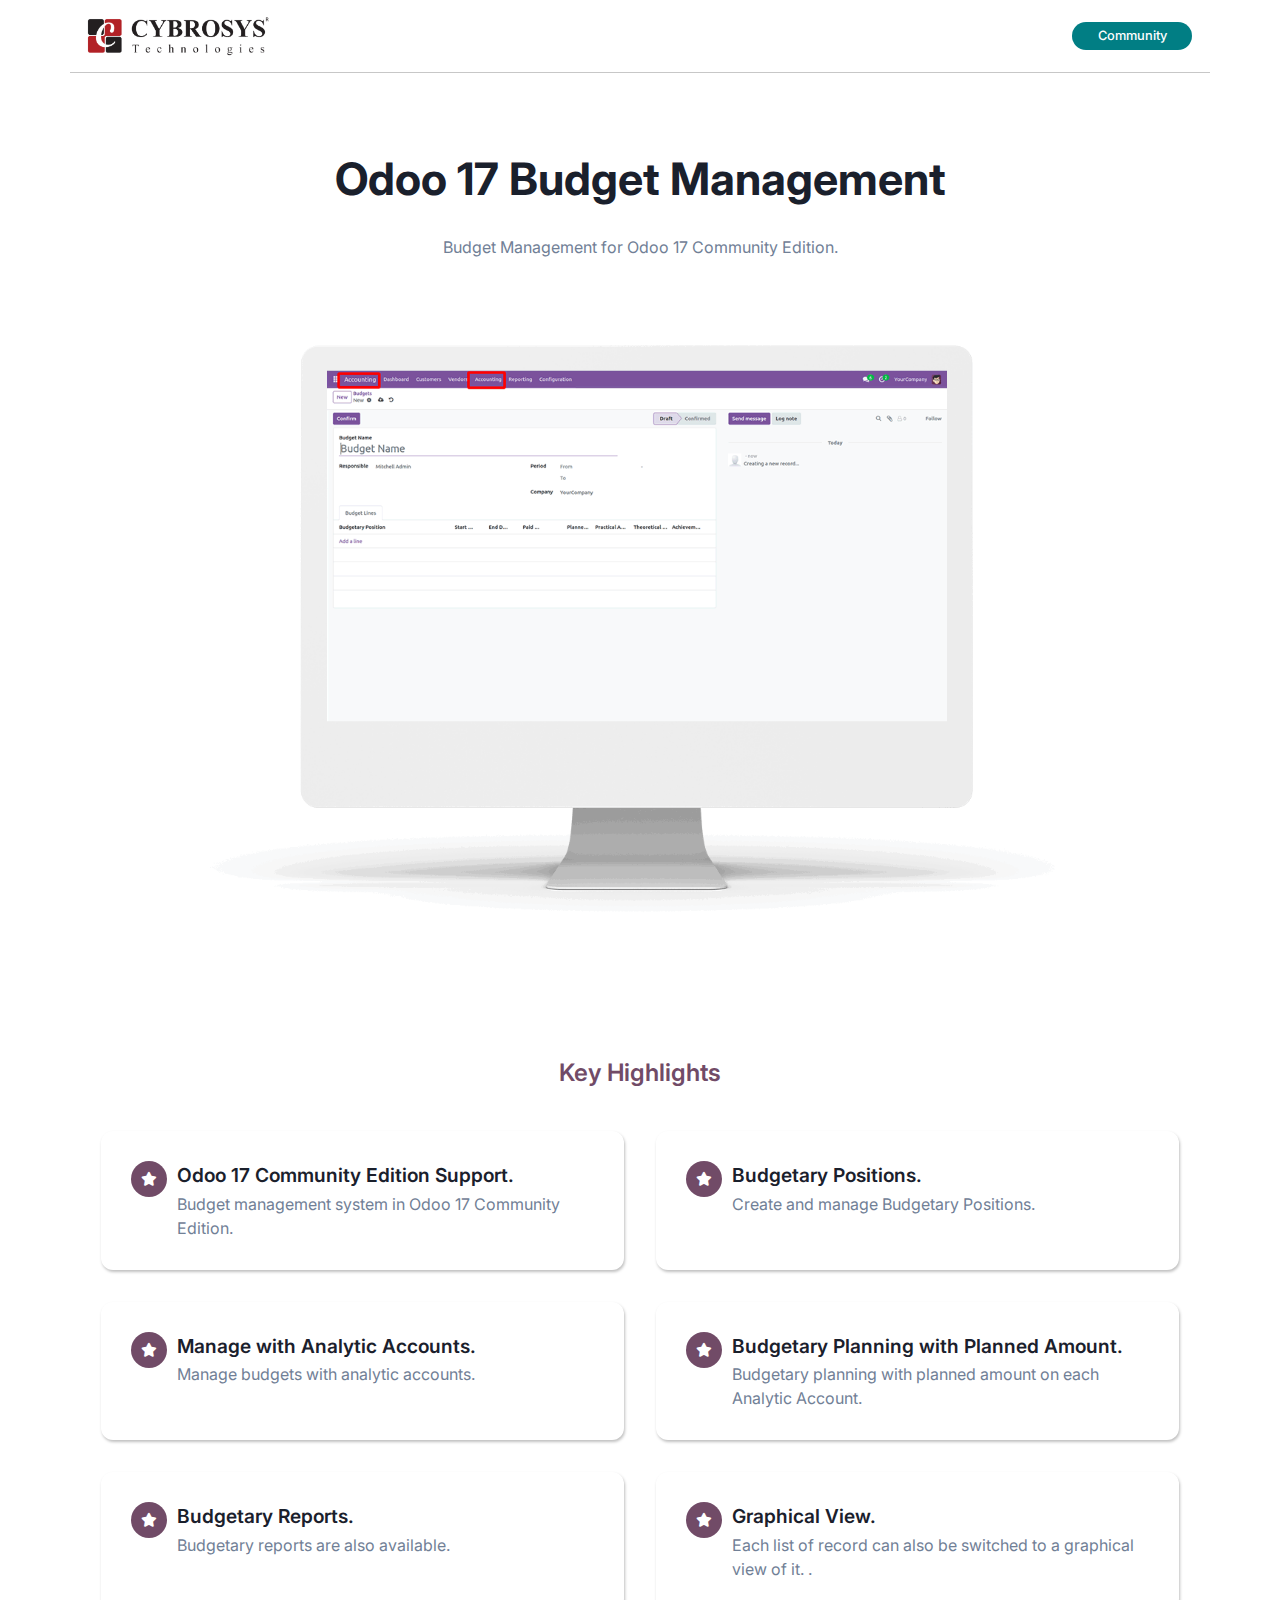
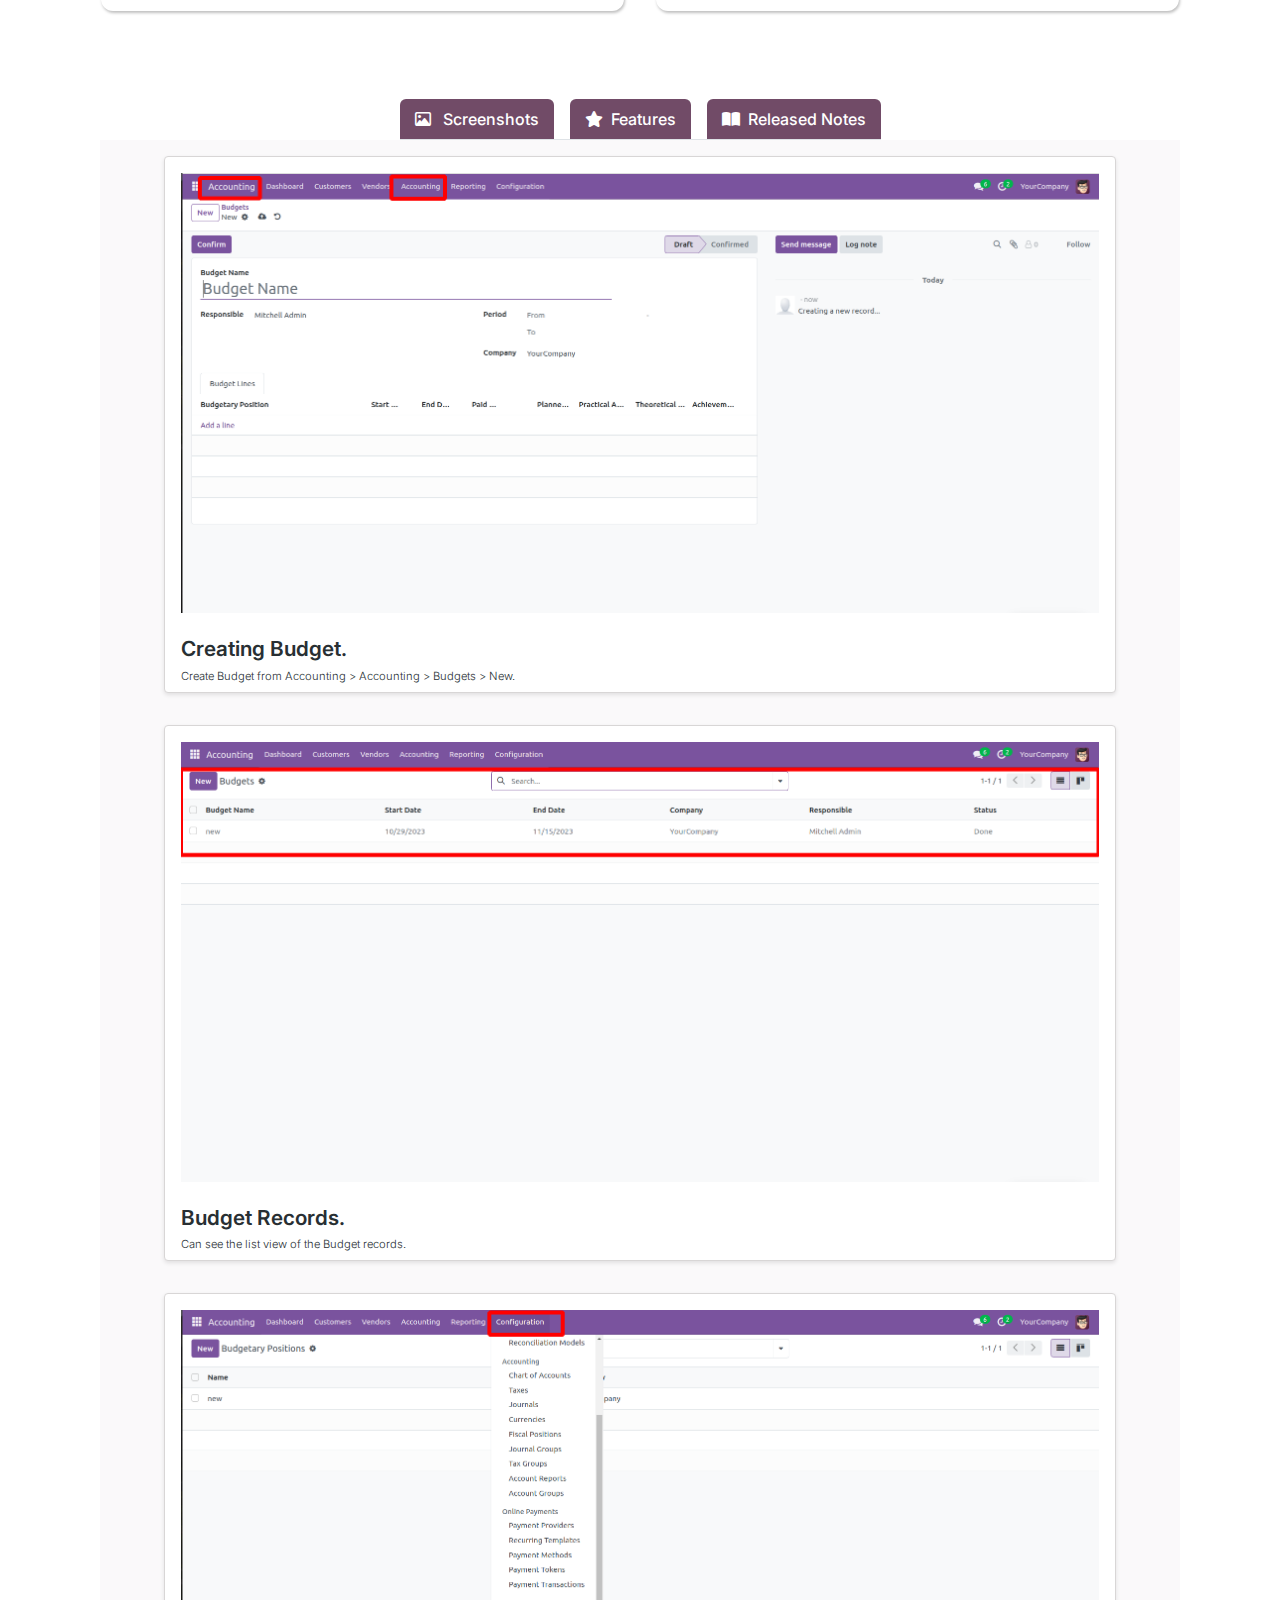
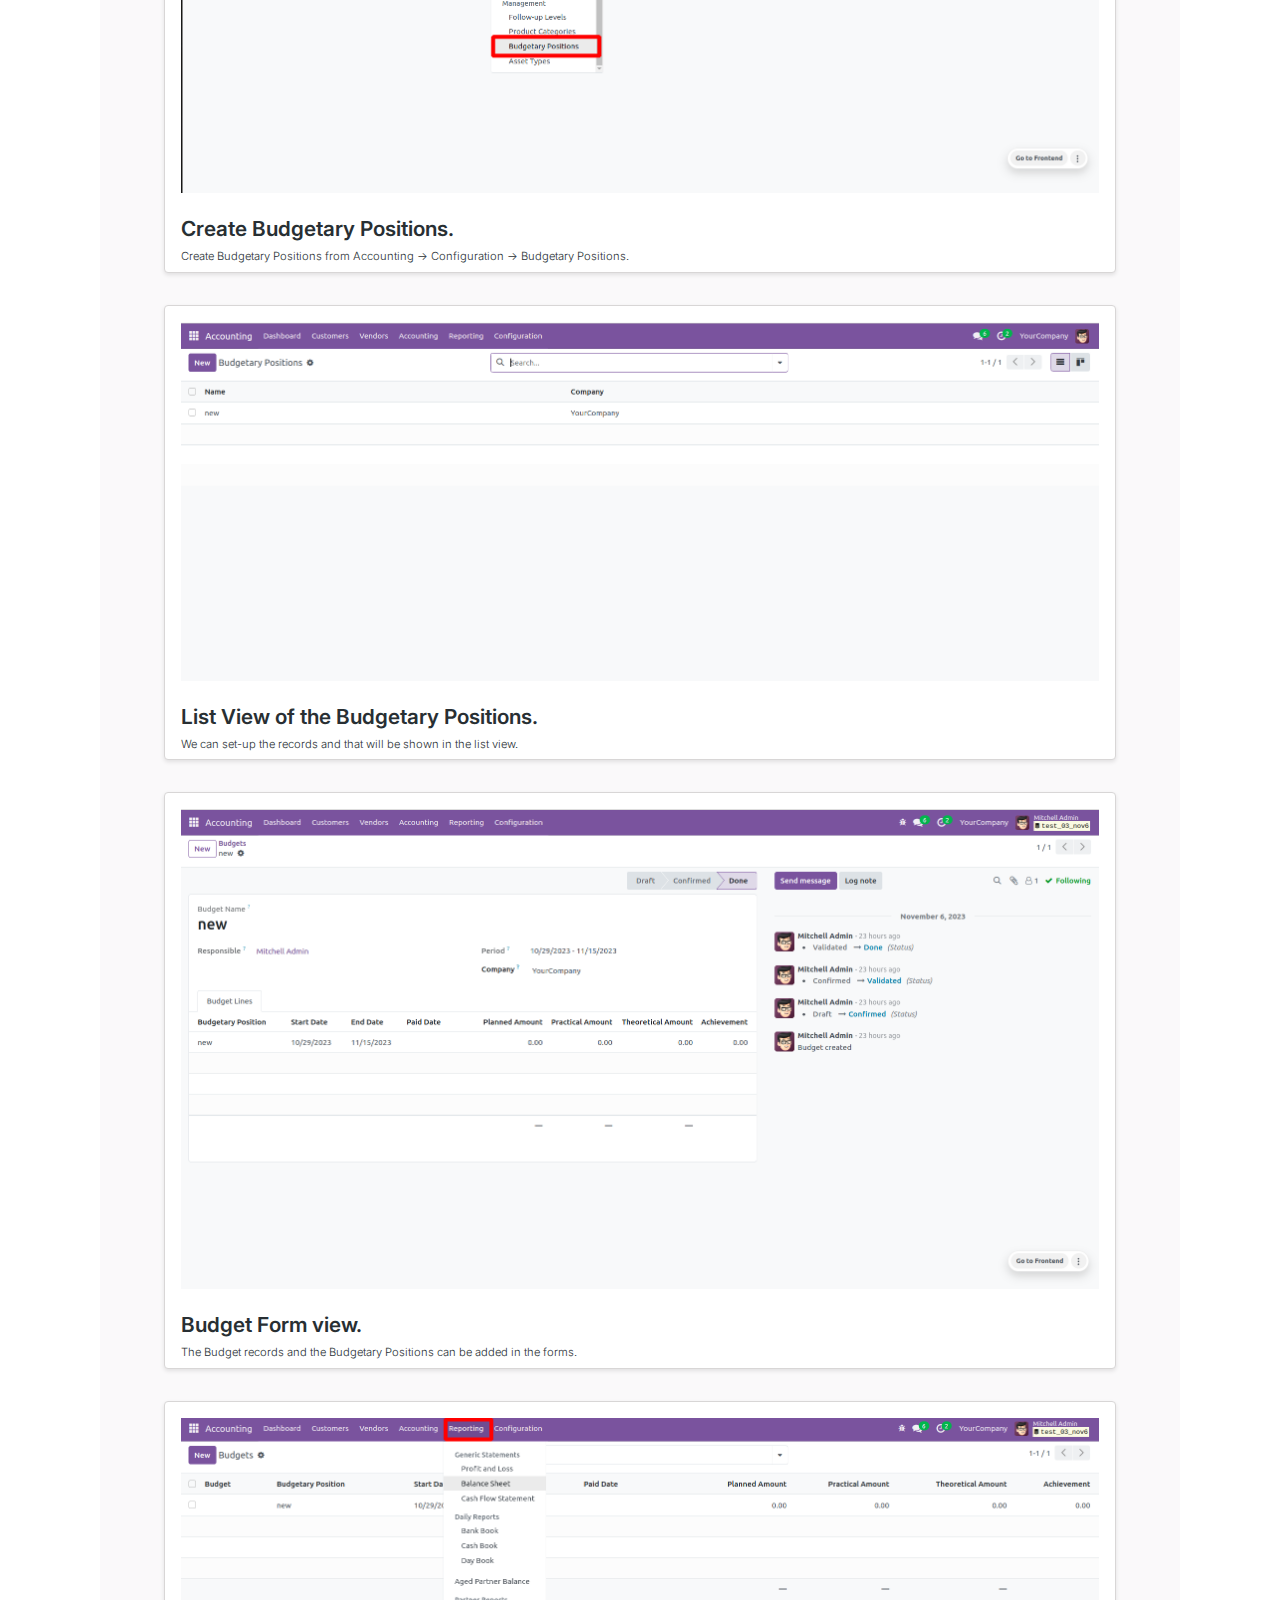
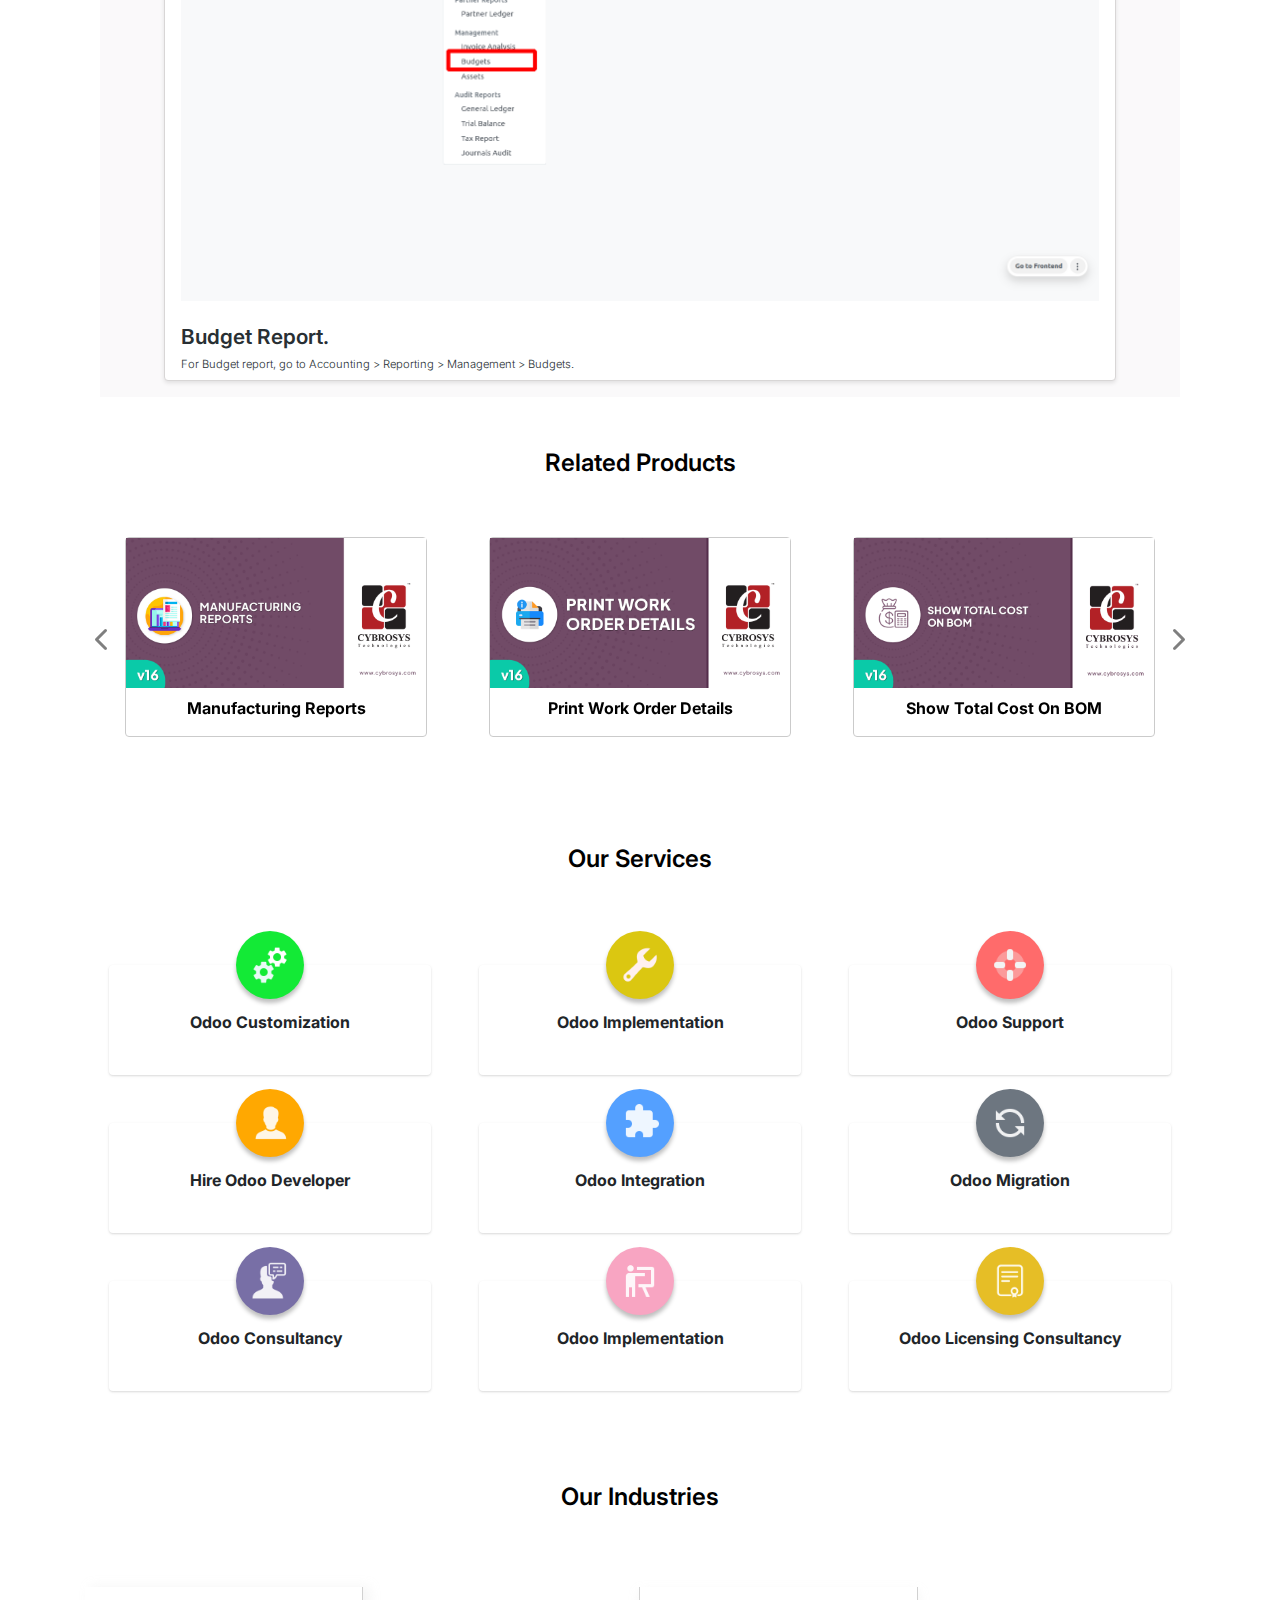
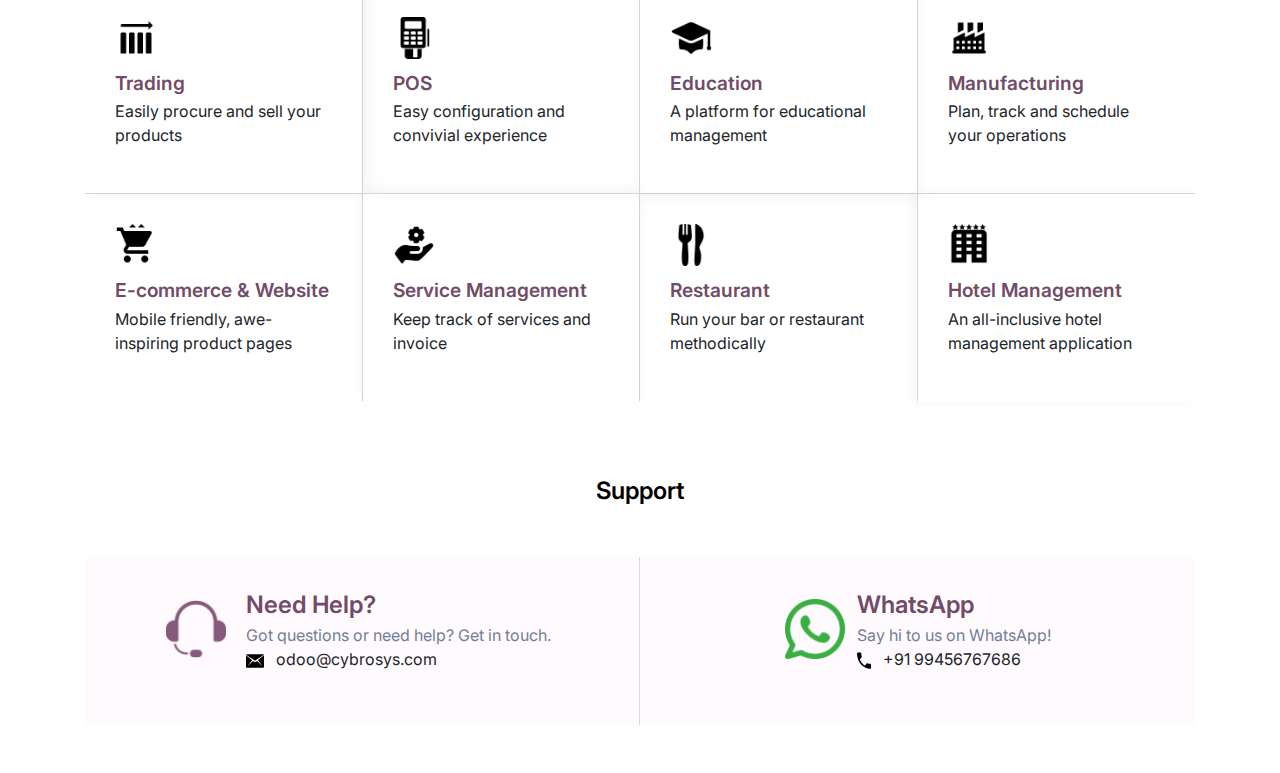
<file: base_account_budget/static/description/index.html>
<!DOCTYPE html>
<html lang="en">

<head>
    <meta charset="UTF-8">
    <meta name="viewport" content="width=device-width, initial-scale=1.0">
    <title>Odoo 17 Budget Management</title>
    <!-- Bootstrap CSS -->
    <link rel="stylesheet" href="https://cdn.jsdelivr.net/npm/bootstrap@4.0.0/dist/css/bootstrap.min.css"
        integrity="sha384-Gn5384xqQ1aoWXA+058RXPxPg6fy4IWvTNh0E263XmFcJlSAwiGgFAW/dAiS6JXm" crossorigin="anonymous">
    <link rel="stylesheet" href="https://cdnjs.cloudflare.com/ajax/libs/font-awesome/6.2.1/css/all.min.css">
    <link rel="preconnect" href="https://fonts.googleapis.com">
    <link rel="preconnect" href="https://fonts.gstatic.com" crossorigin>
    <link href="https://fonts.googleapis.com/css2?family=Inter:wght@400;500;600;700;800&display=swap" rel="stylesheet">
</head>
<body>
    <section>
        <div class="container" style="font-family: 'Inter', sans-serif !important;background-color: #fff !important;">
            <div class="row">
                <div class="col-sm-12 col-md-12 col-lg-12 d-flex justify-content-between flex-wrap align-items-sm-center"
                    style="border-bottom:1px solid rgba(0, 0, 0, 0.22)">
                    <div class="my-3">
                        <img src="assets/misc/Cybrosys R.png" style="width:auto !important; height:40px !important">
                    </div>
                    <div class="my-3 d-flex align-items-center">
                        <div class="text-center"
                            style="background-color:#017E84 !important;font-size: 0.8rem !important; color:#fff !important; font-weight:500 !important; padding:4px !important; margin:0 3px !important; border-radius:50px !important; min-width: 120px !important;">
                            Community
                        </div>
                    </div>
                </div>
            </div>
            <div class="row">
                <div class="col-sm-12 col-md-12 col-lg-12 text-center d-flex align-items-center flex-column"
                    style="margin: 80px 0px !important;">
                    <h1 style="font-size: 2.8rem;font-weight: 700; color: 
                    #1A202C;">
                        Odoo 17 Budget Management</h1>
                    <p class="my-3 mb-4"
                        style="max-width: 80%; font-weight: 400 !important; line-height: 32px; color: #718096;">
                        Budget Management for Odoo 17 Community Edition.
                    </p>
                    <div style="width: 80%; margin-top: 3rem;">
                        <img src="assets/screenshots/hero.gif" class="img-responsive" width="100%" height="auto">
                    </div>
                </div>
            </div>
            <div class="container mt-5 mb-5">
                <div class="col-lg-12 d-flex flex-column justify-content-center align-items-center mt-4">
                    <p class="m-0" style="font-weight: 600; font-size: 24px; color:#714b67 !important">Key Highlights
                    </p>
                </div>
                <div class="row py-4">
                    <div class="col-md-6 col-sm-12 p-3">
                        <div class="d-flex   h-100" style="padding: 30px;border-radius: 12px;
                                    background: #FFF;
                                    box-shadow: 1px 2px 3px 0px rgba(0, 0, 0, 0.25); ">
                            <div style="width: 36px; height: 36px; border-radius: 50%; background: #714B67;
                                    display: flex; justify-content: center; align-items: center;
                                    margin-right: 10px; flex-shrink: 0;">
                                <i class="fa-solid fa-star  " style="color: #fff;font-size:14px;"></i>
                            </div>
                            <div>
                                <p style="color: #1A202C;font-weight: 600; 
                                      font-size: 1.2rem; margin-bottom: 2px;">Odoo 17 Community Edition Support.</p>
                                <p class="m-0" style="color:#718096">Budget management system in Odoo 17 Community Edition.
                                </p>
                            </div>
                        </div>
                    </div>
                    <div class="col-md-6 col-sm-12 p-3">
                        <div class="d-flex   h-100" style="padding: 30px;border-radius: 12px;
                                    background: #FFF;
                                    box-shadow: 1px 2px 3px 0px rgba(0, 0, 0, 0.25); ">
                            <div style="width: 36px; height: 36px; border-radius: 50%; background: #714B67;
                                    display: flex; justify-content: center; align-items: center;
                                    margin-right: 10px; flex-shrink: 0;">
                                <i class="fa-solid fa-star  " style="color: #fff;font-size:14px;"></i>
                            </div>
                            <div>
                                <p style="color: #1A202C;font-weight: 600; 
                                      font-size: 1.2rem; margin-bottom: 2px;">Budgetary Positions.</p>
                                <p class="m-0" style="color:#718096">Create and manage Budgetary Positions.
                                </p>
                            </div>
                        </div>
                    </div>
                    <div class="col-md-6 col-sm-12 p-3">
                        <div class="d-flex   h-100" style="padding: 30px;border-radius: 12px;
                                    background: #FFF;
                                    box-shadow: 1px 2px 3px 0px rgba(0, 0, 0, 0.25); ">
                            <div style="width: 36px; height: 36px; border-radius: 50%; background: #714B67;
                                    display: flex; justify-content: center; align-items: center;
                                    margin-right: 10px; flex-shrink: 0;">
                                <i class="fa-solid fa-star  " style="color: #fff;font-size:14px;"></i>
                            </div>
                            <div>
                                <p style="color: #1A202C;font-weight: 600; 
                                      font-size: 1.2rem; margin-bottom: 2px;">Manage with Analytic Accounts.</p>
                                <p class="m-0" style="color:#718096">Manage budgets with analytic accounts.
                                </p>
                            </div>
                        </div>
                    </div>
                    <div class="col-md-6 col-sm-12 p-3">
                        <div class="d-flex   h-100" style="padding: 30px;border-radius: 12px;
                                    background: #FFF;
                                    box-shadow: 1px 2px 3px 0px rgba(0, 0, 0, 0.25); ">
                            <div style="width: 36px; height: 36px; border-radius: 50%; background: #714B67;
                                    display: flex; justify-content: center; align-items: center;
                                    margin-right: 10px; flex-shrink: 0; ">
                                <i class="fa-solid fa-star  " style="color: #fff;font-size:14px;"></i>
                            </div>
                            <div>
                                <p style="color: #1A202C;font-weight: 600; 
                                      font-size: 1.2rem; margin-bottom: 2px;">Budgetary Planning with Planned Amount.</p>
                                <p class="m-0" style="color:#718096"> Budgetary planning with planned amount on each Analytic Account.
                                </p>
                            </div>
                        </div>
                    </div>
                    <div class="col-md-6 col-sm-12 p-3">
                        <div class="d-flex   h-100" style="padding: 30px;border-radius: 12px;
                                    background: #FFF;
                                    box-shadow: 1px 2px 3px 0px rgba(0, 0, 0, 0.25); ">
                            <div style="width: 36px; height: 36px; border-radius: 50%; background: #714B67;
                                    display: flex; justify-content: center; align-items: center;
                                    margin-right: 10px; flex-shrink: 0; ">
                                <i class="fa-solid fa-star  " style="color: #fff;font-size:14px;"></i>
                            </div>
                            <div>
                                <p style="color: #1A202C;font-weight: 600;
                                      font-size: 1.2rem; margin-bottom: 2px;">Budgetary Reports.</p>
                                <p class="m-0" style="color:#718096"> Budgetary reports are also available.
                                </p>
                            </div>
                        </div>
                    </div>
                    <div class="col-md-6 col-sm-12 p-3">
                        <div class="d-flex   h-100" style="padding: 30px;border-radius: 12px;
                                    background: #FFF;
                                    box-shadow: 1px 2px 3px 0px rgba(0, 0, 0, 0.25); ">
                            <div style="width: 36px; height: 36px; border-radius: 50%; background: #714B67;
                                    display: flex; justify-content: center; align-items: center;
                                    margin-right: 10px; flex-shrink: 0; ">
                                <i class="fa-solid fa-star  " style="color: #fff;font-size:14px;"></i>
                            </div>
                            <div>
                                <p style="color: #1A202C;font-weight: 600;
                                      font-size: 1.2rem; margin-bottom: 2px;">Graphical View.</p>
                                <p class="m-0" style="color:#718096"> Each list of record can also be switched to a graphical view of it. .
                                </p>
                            </div>
                        </div>
                    </div>
                </div>
            </div>
            <div class="container rounded" >
                <ul class="nav nav-tabs d-flex" style="width: fit-content;margin: 0 auto;gap: 1rem;">
                    <li class="col text-center py-2 text-nowrap "
                        style="color: #fff; background-color: #714B67;border-radius: 6px 6px 0px 0px;"><a
                            class="active show" data-toggle="tab" href="#tab1"
                            style="color: #fff;font-weight: 500; background-color: #714B67; text-decoration: none;">
                            <i class="fa-regular fa-image  pr-2" style="color: #fff;"></i>
                            Screenshots</a></li>
                    <li class="col text-center py-2 text-nowrap "
                        style="color: #fff; background-color: #714B67;border-radius: 6px 6px 0px 0px;"><a
                            data-toggle="tab" href="#tab2"
                            style="color: #fff;font-weight: 500;  text-decoration: none;"><i
                                class="fa-solid fa-star  pr-2" style="color: #fff;"></i>Features</a></li>
                    <li class="col text-center py-2 text-nowrap "
                        style="color: #fff; background-color: #714B67;border-radius: 6px 6px 0px 0px;"><a
                            data-toggle="tab" href="#tab3"
                            style="color: #fff;font-weight: 500; text-decoration: none; background-color: #714B67;"><i
                                class="fa-solid fa-book-open  pr-2" style="color: #fff;"></i>Released Notes</a></li>
                </ul>
                <div class="tab-content" style="background-color: rgba(121, 113, 119, 0.04);">
                    <div id="tab1" class="tab-pane fade in active show">
                        <div class="col-lg-12 py-2" style="padding: 1rem 4rem !important;">
                            <div
                                style="border: 1px solid #d8d6d6; border-radius: 4px; background: #fff; box-shadow: 0 2px 4px rgba(0, 0, 0, 0.1);">
                                <div class="row justify-content-center p-3 w-100 m-0">
                                    <img src="assets/screenshots/budget_1.png" class="img-responsive" width="100%" height="auto">
                                </div>
                                <div class="px-3">
                                    <h4 class="mt-2"
                                        style=" font-weight:600 !important; color:#282F33 !important; font-size:1.3rem !important">
                                        Creating Budget.</h4>
                                    <h6 class="mt-2"
                                        style=" font-weight:300 !important; color:#282F33 !important; font-size:0.7rem !important">
                                        Create Budget from Accounting > Accounting > Budgets > New.</h6>
                                </div>
                            </div>
                        </div>
                        <div class="col-lg-12 py-2" style="padding: 1rem 4rem !important;">
                            <div
                                style="border: 1px solid #d8d6d6; border-radius: 4px; background: #fff; box-shadow: 0 2px 4px rgba(0, 0, 0, 0.1);">
                                <div class="row justify-content-center p-3 w-100 m-0">
                                    <img src="assets/screenshots/budget_2.png" class="img-responsive" width="100%" height="auto">
                                </div>
                                <div class="px-3">
                                    <h4 class="mt-2"
                                        style=" font-weight:600 !important; color:#282F33 !important; font-size:1.3rem !important">
                                        Budget Records.</h4>
                                    <h6 class="mt-2"
                                        style=" font-weight:300 !important; color:#282F33 !important; font-size:0.7rem !important">
                                        Can see the list view of the Budget records.</h6>
                                </div>
                            </div>
                        </div>
                        <div class="col-lg-12 py-2" style="padding: 1rem 4rem !important;">
                            <div
                                style="border: 1px solid #d8d6d6; border-radius: 4px;  background: #fff; box-shadow: 0 2px 4px rgba(0, 0, 0, 0.1);">
                                <div class="row justify-content-center p-3 w-100 m-0">
                                    <img src="assets/screenshots/budget_3.png" class="img-responsive" width="100%" height="auto">
                                </div>
                                <div class="px-3">
                                    <h4 class="mt-2"
                                        style=" font-weight:600 !important; color:#282F33 !important; font-size:1.3rem !important">
                                        Create Budgetary Positions.</h4>
                                    <h6 class="mt-2"
                                        style=" font-weight:300 !important; color:#282F33 !important; font-size:0.7rem !important">
                                        Create Budgetary Positions from Accounting -> Configuration -> Budgetary Positions.</h6>
                                </div>
                            </div>
                        </div>
                        <div class="col-lg-12 py-2" style="padding: 1rem 4rem !important;">
                            <div
                                style="border: 1px solid #d8d6d6; border-radius: 4px;  background: #fff; box-shadow: 0 2px 4px rgba(0, 0, 0, 0.1);">
                                <div class="row justify-content-center p-3 w-100 m-0">
                                    <img src="assets/screenshots/budget_4.png" class="img-responsive" width="100%" height="auto">
                                </div>
                                <div class="px-3">
                                    <h4 class="mt-2"
                                        style=" font-weight:600 !important; color:#282F33 !important; font-size:1.3rem !important">
                                        List View of the Budgetary Positions.</h4>
                                    <h6 class="mt-2"
                                        style=" font-weight:300 !important; color:#282F33 !important; font-size:0.7rem !important">
                                        We can set-up the records and that will be shown in the list view.</h6>
                                </div>
                            </div>
                        </div>

                        <div class="col-lg-12 py-2" style="padding: 1rem 4rem !important;">
                            <div
                                style="border: 1px solid #d8d6d6; border-radius: 4px;  background: #fff; box-shadow: 0 2px 4px rgba(0, 0, 0, 0.1);">
                                <div class="row justify-content-center p-3 w-100 m-0">
                                    <img src="assets/screenshots/budget_6.png" class="img-responsive" width="100%" height="auto">
                                </div>
                                <div class="px-3">
                                    <h4 class="mt-2"
                                        style=" font-weight:600 !important; color:#282F33 !important; font-size:1.3rem !important">
                                        Budget Form view.</h4>
                                    <h6 class="mt-2"
                                        style=" font-weight:300 !important; color:#282F33 !important; font-size:0.7rem !important">
                                        The Budget records and the Budgetary Positions can be added in the forms.</h6>
                                </div>
                            </div>
                        </div>
                        <div class="col-lg-12 py-2" style="padding: 1rem 4rem !important;">
                            <div
                                style="border: 1px solid #d8d6d6; border-radius: 4px;  background: #fff; box-shadow: 0 2px 4px rgba(0, 0, 0, 0.1);">
                                <div class="row justify-content-center p-3 w-100 m-0">
                                    <img src="assets/screenshots/budget_5.png" class="img-responsive" width="100%" height="auto">
                                </div>
                                <div class="px-3">
                                    <h4 class="mt-2"
                                        style=" font-weight:600 !important; color:#282F33 !important; font-size:1.3rem !important">
                                        Budget Report.</h4>
                                    <h6 class="mt-2"
                                        style=" font-weight:300 !important; color:#282F33 !important; font-size:0.7rem !important">
                                        For Budget report, go to Accounting > Reporting > Management > Budgets.</h6>
                                </div>
                            </div>
                        </div>
                    </div>
                    <div id="tab2" class="tab-pane fade">
                        <div class="col-mg-12" style="padding: 1rem 4rem;">
                            <ul style="list-style: none; padding: 1rem 0;font-weight: 500;">
                                <li class="py-3"
                                    style="font-weight: 500;background-color: #fff; border-radius: 4px; padding: 1rem; margin-bottom: 1rem; box-shadow: 0 2px 4px rgba(0, 0, 0, 0.1);">
                                    <span style="margin-right: 12px;"><img src="assets/misc/star (1) 2.svg" alt=""
                                            width="16px"></span>Create and manage Budgetary Positions.
                                </li>
                                <li class="py-3"
                                    style="font-weight: 500;background-color: #fff; border-radius: 4px; padding: 1rem; margin-bottom: 1rem; box-shadow: 0 2px 4px rgba(0, 0, 0, 0.1);">
                                    <span style="margin-right: 12px;"><img src="assets/misc/star (1) 2.svg" alt=""
                                            width="16px"></span>Manage budgets with analytic accounts.
                                </li>
                                <li class="py-3"
                                    style="font-weight: 500;background-color: #fff; border-radius: 4px; padding: 1rem; margin-bottom: 1rem; box-shadow: 0 2px 4px rgba(0, 0, 0, 0.1);">
                                    <span style="margin-right: 12px;"><img src="assets/misc/star (1) 2.svg" alt=""
                                            width="16px"></span>Budgetary planning with planned amount on each Analytic Account..
                                </li>

                            </ul>
                        </div>
                    </div>
                    <div id="tab3" class="tab-pane fade">
                        <div class="col-mg-12 active" style="padding: 1rem 4rem;">
                            <div class="py-3"
                                style="font-weight: 500;background-color: #fff; border-radius: 4px; padding: 1rem; box-shadow: 0 2px 4px rgba(0, 0, 0, 0.1);">
                                <div class="d-flex mb-3" style="font-size: 0.8rem; font-weight: 500;"><span>Version
                                        17.0.1.0.0</span><span class="px-2">|</span><span
                                        style="color: #714B67;font-weight: 600;">Released on:07th Nov 2023</span>
                                </div>
                                <p class="m-0"
                                    style=" color:#718096!important; font-size:1rem !important;line-height: 28px;">

                                    Odoo 17 Budgets Management.</p>
                            </div>
                        </div>
                    </div>
                </div>
            </div>
            <div class="container mt-5">
                <div class="col-lg-12 d-flex flex-column justify-content-center align-items-center mt-5">
                    <p class="m-0" style="font-weight: 600; font-size: 24px; color:#000 !important">Related Products</p>
                </div>
            </div>
            <div id="myCarousel" class="carousel slide py-3" data-ride="carousel">
                <div class="carousel-inner">
                    <div class="carousel-item active">
                        <div class="row p-4">
                            <div class="col">
                                <div class="p-3">
                                    <a href="https://apps.odoo.com/apps/modules/16.0/manufacturing_reports/" style="color: #000; text-decoration: none;">
                                        <div style="border:1px solid #CBCBCB !important;border-radius: 4px;">
                                            <div style="width: 300px; ">
                                                <img src="assets/modules/1.png" alt="" width="100%" height="auto">

                                            </div>
                                            <p class="text-center pt-2 text-black font-weight-bold">Manufacturing Reports</p>
                                        </div>
                                    </a>
                                </div>
                            </div>
                            <div class="col">
                                <div class="p-3">
                                    <a href="https://apps.odoo.com/apps/modules/16.0/mrp_work_order_print/" style="color: #000; text-decoration: none;">
                                        <div style="border:1px solid #CBCBCB !important;border-radius: 4px;">
                                            <div style="width: 300px; ">
                                                <img src="assets/modules/2.png" alt="" width="100%" height="auto">

                                            </div>
                                            <p class="text-center pt-2 text-black font-weight-bold">Print Work Order Details</p>
                                        </div>
                                    </a>
                                </div>
                            </div>
                            <div class="col">
                                <div class="p-3">
                                    <a href="https://apps.odoo.com/apps/modules/16.0/bom_total_cost/" style="color: #000; text-decoration: none;">
                                        <div style="border:1px solid #CBCBCB !important;border-radius: 4px;">
                                            <div style="width: 300px; ">
                                                <img src="assets/modules/3.png" alt="" width="100%" height="auto">

                                            </div>
                                            <p class="text-center pt-2 text-black font-weight-bold">Show Total Cost On BOM</p>
                                        </div>
                                    </a>
                                </div>
                            </div>
                        </div>
                    </div>
                    <div class="carousel-item">
                        <div class="row p-4">
                            <div class="col">
                                <div class="p-3">
                                    <a href="https://apps.odoo.com/apps/modules/16.0/simple_mrp_order/" style="color: #000; text-decoration: none;">
                                        <div style="border:1px solid #CBCBCB !important;border-radius: 4px;">
                                            <div style="width: 300px; ">
                                                <img src="assets/modules/4.png" alt="" width="100%" height="auto">

                                            </div>
                                            <p class="text-center pt-2 text-black font-weight-bold">Simple Manufacturing Orders</p>
                                        </div>
                                    </a>
                                </div>
                            </div>
                            <div class="col">
                                <div class="p-3">
                                    <a href="https://apps.odoo.com/apps/modules/16.0/bom_multiple_product/" style="color: #000; text-decoration: none;">
                                        <div style="border:1px solid #CBCBCB !important;border-radius: 4px;">
                                            <div style="width: 300px;">
                                                <img src="assets/modules/5.png" alt="" width="100%" height="auto">

                                            </div>
                                            <p class="text-center pt-2 text-black font-weight-bold">BOM Multiple Product Selection</p>
                                        </div>
                                    </a>
                                </div>
                            </div>
                            <div class="col">
                                <div class="p-3">
                                    <a href="https://apps.odoo.com/apps/modules/16.0/cw_mrp/" style="color: #000; text-decoration: none;">
                                        <div style="border:1px solid #CBCBCB !important;border-radius: 4px;">
                                            <div style="width: 300px;">
                                                <img src="assets/modules/6.png" alt="" width="100%" height="auto">
                                            </div>
                                            <p class="text-center pt-2 text-black font-weight-bold"> Catch Weight Management: Manufacturing</p>
                                        </div>
                                    </a>
                                </div>
                            </div>
                        </div>
                    </div>
                </div>
                <a class="carousel-control-prev" href="#myCarousel" data-slide="prev" style="width: 35px; color: #000;">
                    <span class="carousel-control-prev-icon">
                        <i class="fa fa-chevron-left" style="font-size: 24px;"></i>
                    </span>
                </a>
                <a class="carousel-control-next" href="#myCarousel" data-slide="next" style="width: 35px; color: #000;">
                    <span class="carousel-control-next-icon">
                        <i class="fa fa-chevron-right" style="font-size: 24px;"></i>
                    </span>
                </a>
            </div>
            <div class="container mt-5">
                <div class="col-lg-12 d-flex flex-column justify-content-center align-items-center mt-4">
                    <p class="m-0" style="font-weight: 600; font-size: 24px; color:#000 !important">Our Services</p>

                </div>
            </div>
            <div class="container my-5">
                <div class="row py-3">
                    <div class="col-md-4 col-sm-6 px-4 py-4">
                        <div
                            style="background-color: #fff; padding: 25px; text-align: center;  box-shadow: rgba(0, 0, 0, 0.1) 0px 1px 3px 0px, rgba(0, 0, 0, 0.06) 0px 1px 2px 0px; position: relative;border-radius: 4px;">
                            <div style="position: absolute; top: 0%; left: 50%; transform: translate(-50%, -50%);">
                                <div style="background-color:#13EA36 ; border-radius: 50%; padding: 15px;    width: 68px;
                                    height: 68px; display: inline-block; box-shadow:0px 4px 4px rgba(0, 0, 0, 0.25);">
                                    <img src="assets/icons/cogs.png" alt="service-icon" width="38px" height="auto">
                                </div>
                            </div>
                            <p style="margin-top: 20px; font-weight: bold;">Odoo Customization</p>
                        </div>
                    </div>
                    <div class="col-md-4 col-sm-6 px-4 py-4">
                        <div
                            style="background-color: #fff; padding: 25px; text-align: center; box-shadow: rgba(0, 0, 0, 0.1) 0px 1px 3px 0px, rgba(0, 0, 0, 0.06) 0px 1px 2px 0px; position: relative;border-radius: 4px;">
                            <div style="position: absolute; top: 0%; left: 50%; transform: translate(-50%, -50%);">
                                <div style="background-color:#DBC711; border-radius: 50%; padding: 15px;    width: 68px;
                                    height: 68px; display: inline-block; box-shadow:0px 4px 4px rgba(0, 0, 0, 0.25);">
                                    <img src="assets/icons/wrench.png" alt="service-icon" width="38px" height="auto">
                                </div>
                            </div>
                            <p style="margin-top: 20px; font-weight: bold;">Odoo Implementation</p>
                        </div>
                    </div>
                    <div class="col-md-4 col-sm-6 px-4 py-4">
                        <div
                            style="background-color: #fff; padding: 25px; text-align: center;  box-shadow: rgba(0, 0, 0, 0.1) 0px 1px 3px 0px, rgba(0, 0, 0, 0.06) 0px 1px 2px 0px; position: relative; border-radius: 4px;">
                            <div style="position: absolute; top: 0%; left: 50%; transform: translate(-50%, -50%);">
                                <div style="background-color:#FF6B6B ; border-radius: 50%; padding: 15px;    width: 68px;
                                    height: 68px; display: inline-block; box-shadow:0px 4px 4px rgba(0, 0, 0, 0.25);">
                                    <img src="assets/icons/lifebuoy.png" alt="service-icon" width="38px" height="auto">
                                </div>
                            </div>
                            <p style="margin-top: 20px; font-weight: bold;">Odoo Support</p>
                        </div>
                    </div>
                    <div class="col-md-4 col-sm-6 px-4 py-4">
                        <div
                            style="background-color: #fff; padding: 25px; text-align: center; box-shadow: rgba(0, 0, 0, 0.1) 0px 1px 3px 0px, rgba(0, 0, 0, 0.06) 0px 1px 2px 0px; position: relative; border-radius: 4px;">
                            <div style="position: absolute; top: 0%; left: 50%; transform: translate(-50%, -50%);">
                                <div style="background-color:#FFA801 ; border-radius: 50%; padding: 15px;    width: 68px;
                                    height: 68px; display: inline-block; box-shadow:0px 4px 4px rgba(0, 0, 0, 0.25);">
                                    <img src="assets/icons/user.png" alt="service-icon" width="38px" height="auto">
                                </div>
                            </div>
                            <p style="margin-top: 20px; font-weight: bold;">Hire Odoo Developer</p>
                        </div>
                    </div>
                    <div class="col-md-4 col-sm-6 px-4 py-4">
                        <div
                            style="background-color: #fff; padding: 25px; text-align: center;  box-shadow: rgba(0, 0, 0, 0.1) 0px 1px 3px 0px, rgba(0, 0, 0, 0.06) 0px 1px 2px 0px; position: relative; border-radius: 4px;">

                            <div style="position: absolute; top: 0%; left: 50%; transform: translate(-50%, -50%);">
                                <div style="background-color:#54A0FF; border-radius: 50%; padding: 15px;    width: 68px;
                                    height: 68px; display: inline-block; box-shadow:0px 4px 4px rgba(0, 0, 0, 0.25);">
                                    <img src="assets/icons/puzzle.png" alt="service-icon" width="38px" height="auto">
                                </div>
                            </div>
                            <p style="margin-top: 20px; font-weight: bold;">Odoo Integration</p>
                        </div>
                    </div>
                    <div class="col-md-4 col-sm-6 px-4 py-4">
                        <div
                            style="background-color: #fff; padding: 25px; text-align: center;  box-shadow: rgba(0, 0, 0, 0.1) 0px 1px 3px 0px, rgba(0, 0, 0, 0.06) 0px 1px 2px 0px; position: relative;border-radius: 4px;">
                            <div style="position: absolute; top: 0%; left: 50%; transform: translate(-50%, -50%);">
                                <div style="background-color:#6D7680 ; border-radius: 50%; padding: 15px;    width: 68px;
                                    height: 68px; display: inline-block; box-shadow:0px 4px 4px rgba(0, 0, 0, 0.25);">
                                    <img src="assets/icons/update.png" alt="service-icon" width="38px" height="auto">
                                </div>
                            </div>
                            <p style="margin-top: 20px; font-weight: bold;">Odoo Migration</p>
                        </div>
                    </div>
                    <div class="col-md-4 col-sm-6 px-4 py-4">
                        <div
                            style="background-color: #fff; padding: 25px; text-align: center;  box-shadow: rgba(0, 0, 0, 0.1) 0px 1px 3px 0px, rgba(0, 0, 0, 0.06) 0px 1px 2px 0px; position: relative;border-radius: 4px;">
                            <div style="position: absolute; top: 0%; left: 50%; transform: translate(-50%, -50%);">
                                <div style="background-color:#786FA6 ; border-radius: 50%; padding: 15px;    width: 68px;
                                    height: 68px; display: inline-block; box-shadow:0px 4px 4px rgba(0, 0, 0, 0.25);">
                                    <img src="assets/icons/consultation.png" alt="service-icon" width="38px" height="auto">
                                </div>
                            </div>
                            <p style="margin-top: 20px; font-weight: bold;">Odoo Consultancy</p>
                        </div>
                    </div>
                    <div class="col-md-4 col-sm-6 px-4 py-4">
                        <div
                            style="background-color: #fff; padding: 25px; text-align: center; box-shadow: rgba(0, 0, 0, 0.1) 0px 1px 3px 0px, rgba(0, 0, 0, 0.06) 0px 1px 2px 0px;position: relative;border-radius: 4px;">
                            <div style="position: absolute; top: 0%; left: 50%; transform: translate(-50%, -50%);">
                                <div style="background-color:#F8A5C2 ; border-radius: 50%; padding: 15px;    width: 68px;
                                    height: 68px; display: inline-block; box-shadow:0px 4px 4px rgba(0, 0, 0, 0.25);">
                                    <img src="assets/icons/training.png" alt="service-icon" width="38px" height="auto">
                                </div>
                            </div>
                            <p style="margin-top: 20px; font-weight: bold;">Odoo Implementation</p>
                        </div>
                    </div>
                    <div class="col-md-4 col-sm-6 px-4 py-4">
                        <div
                            style="background-color: #fff; padding: 25px; text-align: center;  box-shadow: rgba(0, 0, 0, 0.1) 0px 1px 3px 0px, rgba(0, 0, 0, 0.06) 0px 1px 2px 0px; position: relative;border-radius: 4px;">
                            <div style="position: absolute; top: 0%; left: 50%; transform: translate(-50%, -50%);">
                                <div style="background-color:#E6BE26; border-radius: 50%; padding: 15px;    width: 68px;
                                    height: 68px; display: inline-block; box-shadow:0px 4px 4px rgba(0, 0, 0, 0.25);">
                                    <img src="assets/icons/license.png" alt="service-icon" width="38px" height="auto">
                                </div>
                            </div>
                            <p style="margin-top: 20px; font-weight: bold;">Odoo Licensing Consultancy</p>
                        </div>
                    </div>
                </div>
            </div>
            <div class="container mt-5">
                <div class="col-lg-12 d-flex flex-column justify-content-center align-items-center mt-4">
                    <p class="m-0" style="font-weight: 600; font-size: 24px; color:#000 !important">Our Industries</p>

                </div>
            </div>
            <div class="container">
                <div class="row my-5 py-4">
                    <div class="col-md-3 col-sm-6 p-0">
                        <div class="d-flex flex-column h-100 "
                            style="border-right: 1px solid rgb(209, 209, 209); border-bottom: 1px solid  rgb(209, 209, 209); padding: 30px; box-shadow: 6px 0 10px rgba(228, 227, 227, 0.373);">
                            <img src="assets/icons/trading-black.png" width="42px" height="auto" alt="">
                            <p style="color: #714B67;font-weight: 600; margin-top: 10px;
                           font-size: 1.2rem; margin-bottom: 2px;">Trading</p>
                            <p>Easily procure and sell your products</p>
                        </div>
                    </div>
                    <div class="col-md-3 col-sm-6  p-0">
                        <div class="d-flex flex-column h-100"
                            style="border-right: 1px solid rgb(209, 209, 209);border-bottom: 1px solid  rgb(209, 209, 209); padding: 30px;">
                            <img src="assets/icons/pos-black.png" width="42px" height="auto" alt="">
                            <p style="color: #714B67;font-weight: 600; margin-top: 10px;
                            font-size: 1.2rem; margin-bottom: 2px;">POS</p>
                            <p>Easy configuration and convivial experience</p>
                        </div>
                    </div>
                    <div class="col-md-3 col-sm-6  p-0">
                        <div class="d-flex flex-column h-100"
                            style="border-right: 1px solid  rgb(209, 209, 209);border-bottom: 1px solid   rgba(0, 0, 0, 0.2); padding: 30px; box-shadow: 0 5px 10px  rgba(228, 227, 227, 0.373)">
                            <img src="assets/icons/education-black.png" width="42px" height="auto" alt="">
                            <p style="color: #714B67;font-weight: 600; margin-top: 10px;
                            font-size: 1.2rem; margin-bottom: 2px;">Education</p>
                            <p>A platform for educational management</p>
                        </div>
                    </div>
                    <div class="col-md-3 col-sm-6  p-0">
                        <div class="d-flex flex-column h-100"
                            style="border-bottom: 1px solid  rgb(209, 209, 209); padding: 30px; ">
                            <img src="assets/icons/manufacturing-black.png" width="42px" height="auto" alt="">
                            <p style="color: #714B67;font-weight: 600; margin-top: 10px;
                            font-size: 1.2rem; margin-bottom: 2px;">Manufacturing</p>
                            <p>Plan, track and schedule your operations</p>
                        </div>
                    </div>
                    <div class="col-md-3 col-sm-6 p-0">
                        <div class="d-flex flex-column h-100"
                            style="border-right: 1px solid  rgb(209, 209, 209); padding: 30px;">
                            <img src="assets/icons/ecom-black.png" width="42px" height="auto" alt="">
                            <p style="color: #714B67;font-weight: 600; margin-top: 10px;
                            font-size: 1.2rem; margin-bottom: 2px;">E-commerce & Website</p>
                            <p>Mobile friendly, awe-inspiring product pages</p>
                        </div>
                    </div>
                    <div class="col-md-3 col-sm-6   p-0">
                        <div class="d-flex flex-column h-100"
                            style="border-right: 1px solid  rgb(209, 209, 209); padding: 30px;box-shadow: 0 -5px 10px  rgba(228, 227, 227, 0.373);">
                            <img src="assets/icons/service-black.png" width="42px" height="auto" alt="">
                            <p style="color: #714B67;font-weight: 600; margin-top: 10px;
                            font-size: 1.2rem; margin-bottom: 2px;">Service Management</p>
                            <p>Keep track of services and invoice</p>
                        </div>
                    </div>
                    <div class="col-md-3 col-sm-6    p-0">
                        <div class="d-flex flex-column h-100"
                            style="border-right: 1px solid  rgb(209, 209, 209); padding: 30px; ">
                            <img src="assets/icons/restaurant-black.png" width="42px" height="auto" alt="">
                            <p style="color: #714B67;font-weight: 600; margin-top: 10px;
                            font-size: 1.2rem; margin-bottom: 2px;">Restaurant</p>
                            <p>Run your bar or restaurant methodically</p>
                        </div>
                    </div>
                    <div class="col-md-3 col-sm-6   p-0">
                        <div class="d-flex flex-column h-100"
                            style=" padding: 30px;box-shadow: -5px 0 10px  rgba(228, 227, 227, 0.373);">
                            <img src="assets/icons/hotel-black.png" width="42px" height="auto" alt="">
                            <p style="color: #714B67;font-weight: 600; margin-top: 10px;
                            font-size: 1.2rem; margin-bottom: 2px;">Hotel Management</p>
                            <p>An all-inclusive hotel management application</p>
                        </div>
                    </div>
                </div>
            </div>
            <div class="container mt-5">
                <div class="col-lg-12 d-flex flex-column justify-content-center align-items-center mt-5">
                    <p class="m-0" style="font-weight: 600; font-size: 24px; color:#000 !important">Support</p>
                </div>
            </div>
            <div class="container my-5">
                <div class="row" style="background-color: #FFFAFE;">
                    <div class="col-md-6 pb-4  d-flex align-items-center justify-content-center"
                        style="border-right: 1px solid #D9D9D9;">
                        <div style="padding: 30px;">
                            <div class="d-flex align-items-center">
                                <img src="assets/misc/support (1) 1.svg" alt="" width="60px" style="margin-right: 12px;">
                                <div style="padding: 0px 8px;">
                                    <span
                                        style="color: #714B67;font-size: 24px;font-weight: 600;padding-bottom: 1rem;">Need
                                        Help?</span>
                                    <p class="m-0" style="color:#718096;">Got questions or need help? Get in touch.</p>
                                    <div style="font-weight: 400;"><span><img src="assets/misc/support-email.svg" alt=""
                                                width="18px"
                                                style="filter: invert(1);margin-right: 0.8rem;"></span>odoo@cybrosys.com
                                    </div>
                                </div>
                            </div>
                        </div>
                    </div>
                    <div class="col-md-6 pb-4 d-flex align-items-center justify-content-center">
                        <div style="padding: 30px;">
                            <div class="d-flex align-items-center">
                                <img src="assets/misc/whatsapp 1.svg" alt="" width="60px" style="margin-right: 12px;">
                                <div>
                                    <span style="color: #714B67;font-size: 24px;font-weight: 600;">WhatsApp</span>
                                    <p class="m-0" style="color:#718096;">Say hi to us on WhatsApp!</p>
                                    <div style="font-weight: 400; font-size: 16px;"><span><img src="assets/misc/phone.svg"
                                                alt="" width="14px"
                                                style="filter: invert(1); margin-right: 0.8rem;"></span>+91
                                        99456767686</div>
                                </div>
                            </div>
                        </div>
                    </div>
                </div>
            </div>
        </div>
    </section>
    <!-- Optional JavaScript -->
    <!-- jQuery first, then Popper.js, then Bootstrap JS -->
    <script src="https://ajax.googleapis.com/ajax/libs/jquery/3.5.1/jquery.min.js"></script>
    <script src="https://maxcdn.bootstrapcdn.com/bootstrap/4.5.2/js/bootstrap.min.js"></script>
</body>
</html>
</file>
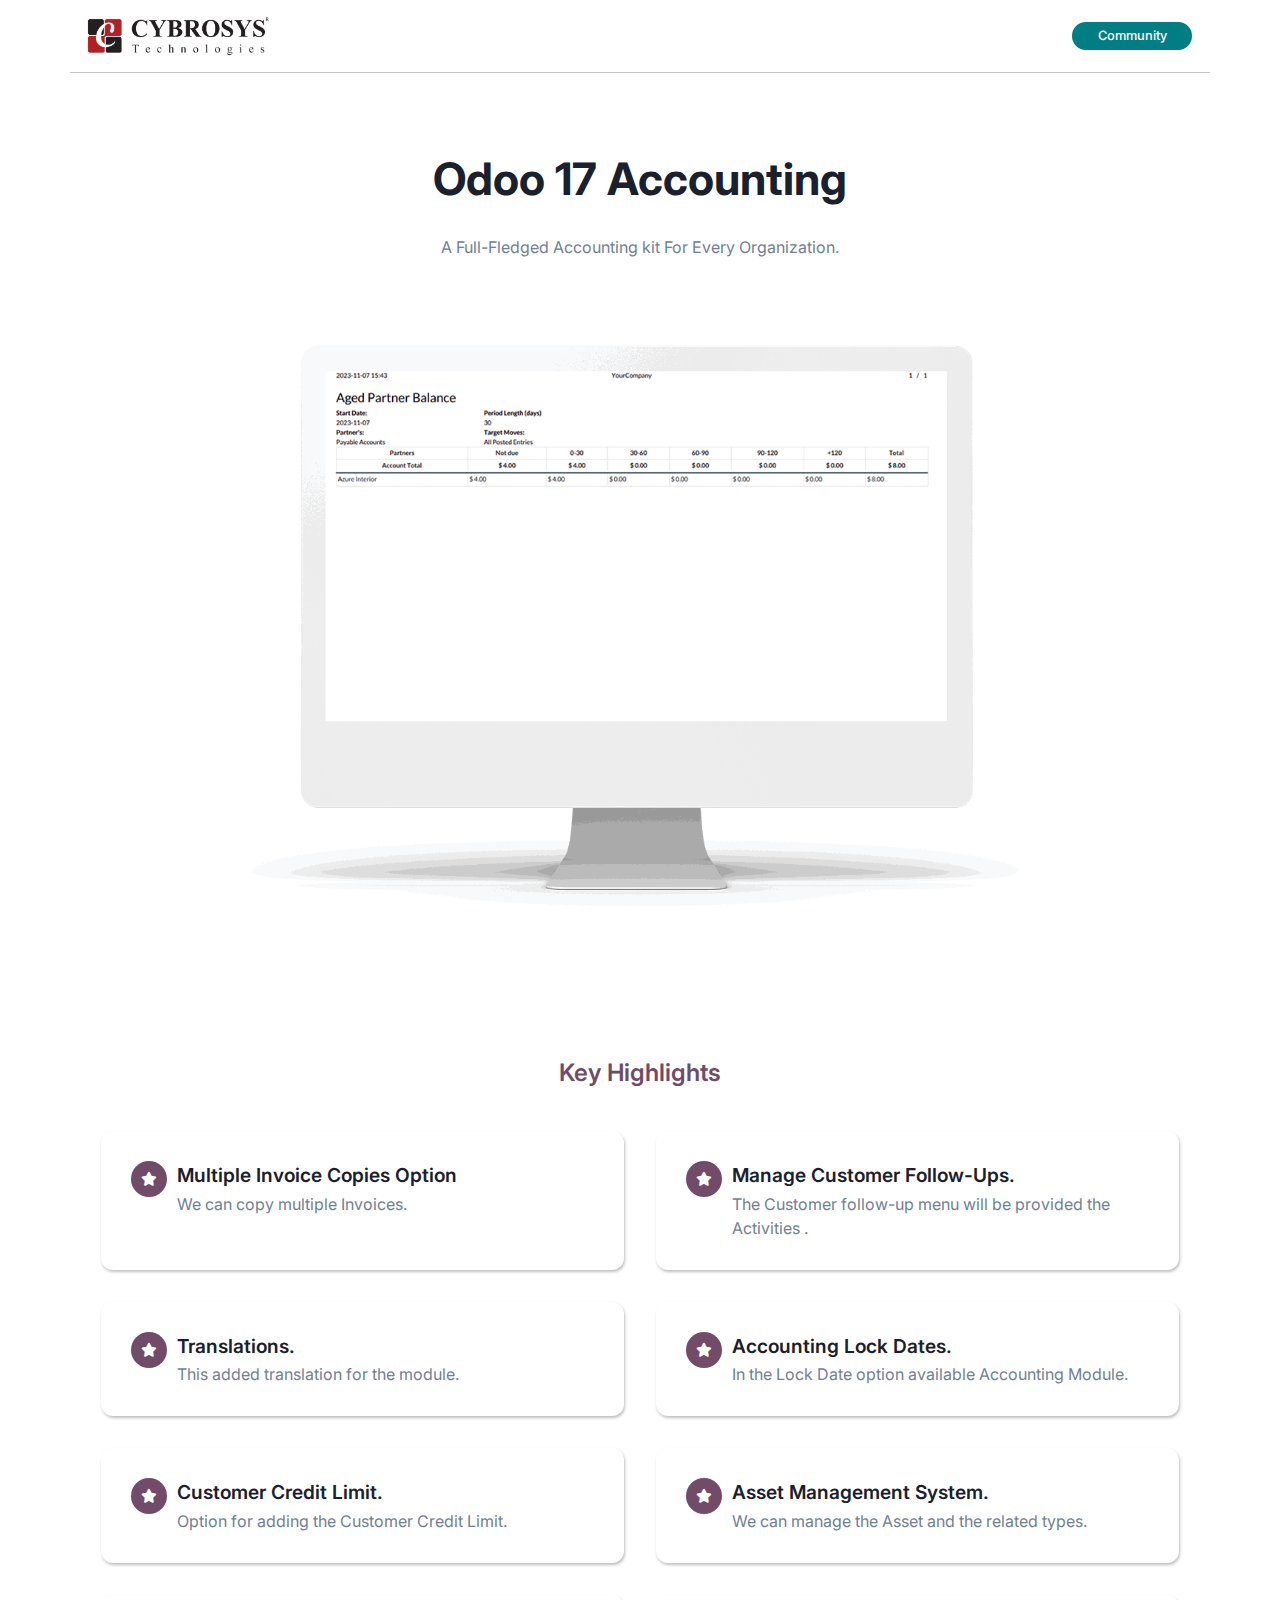
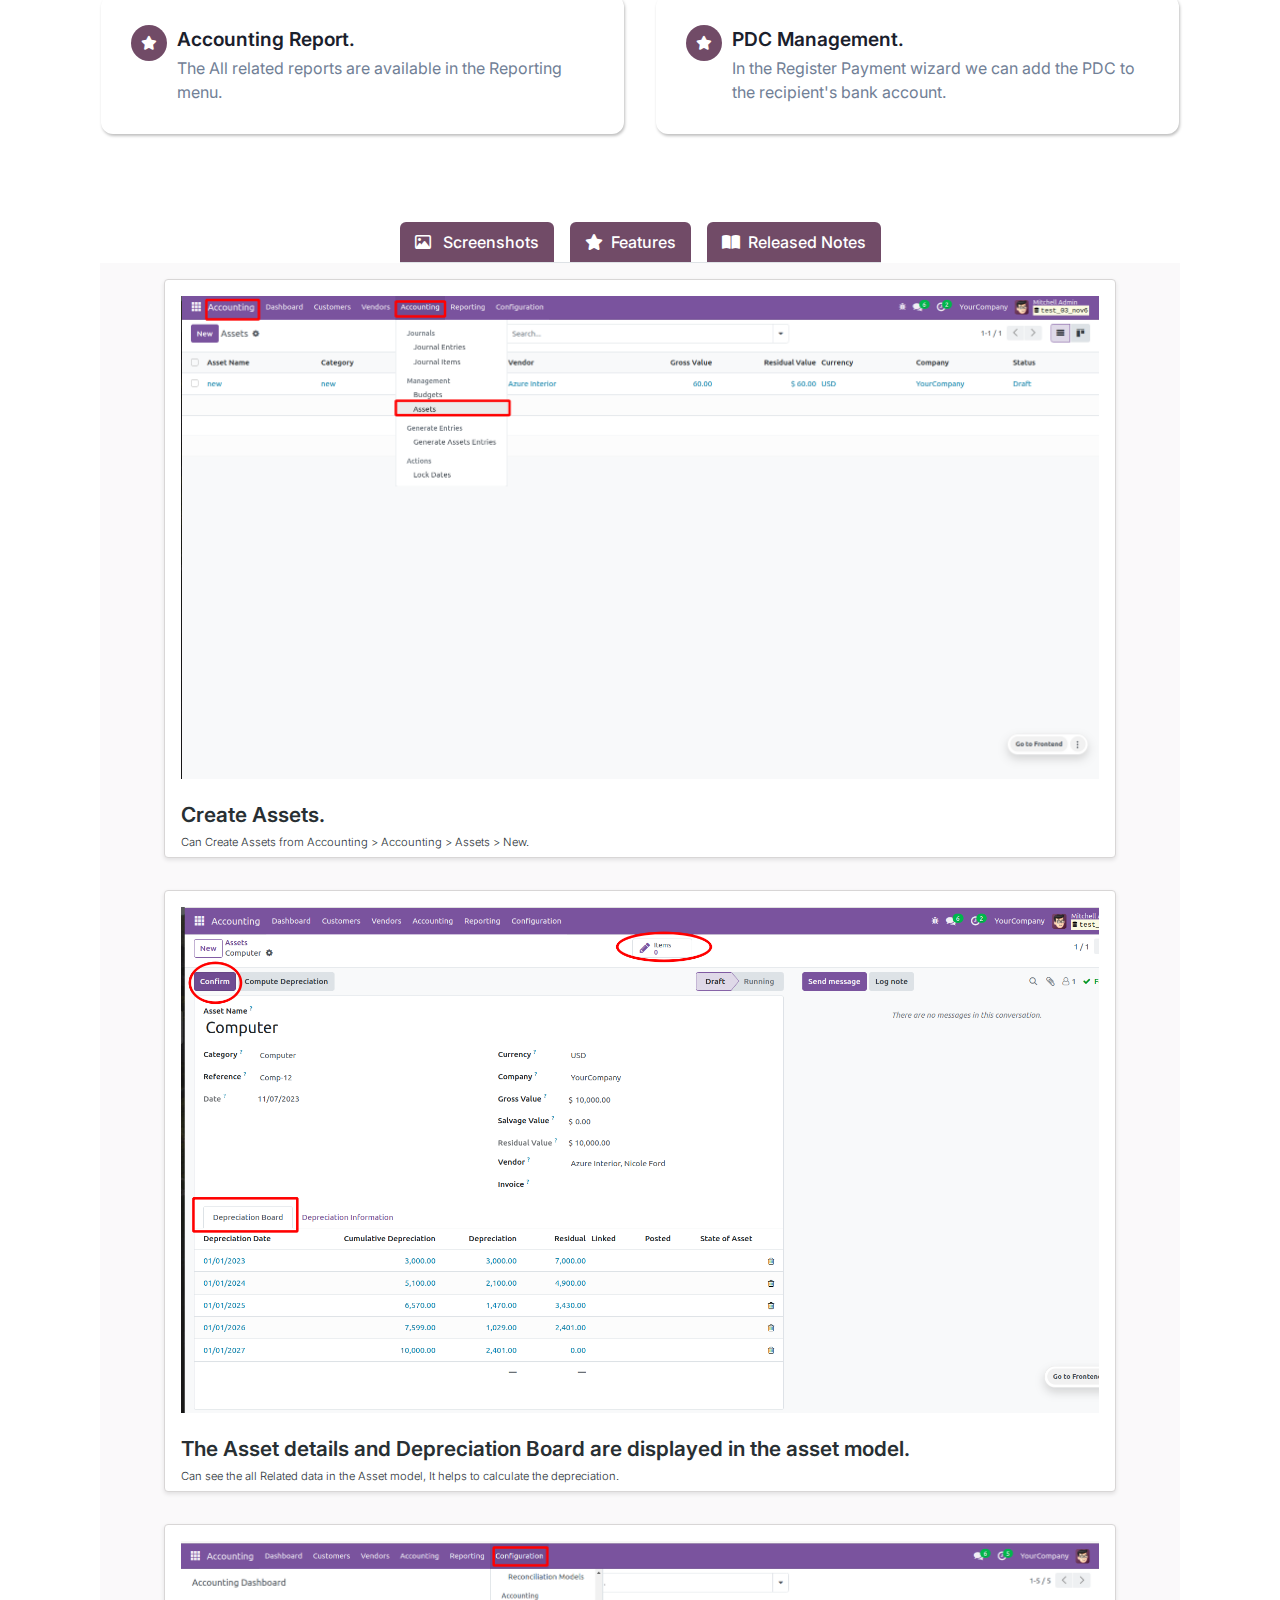
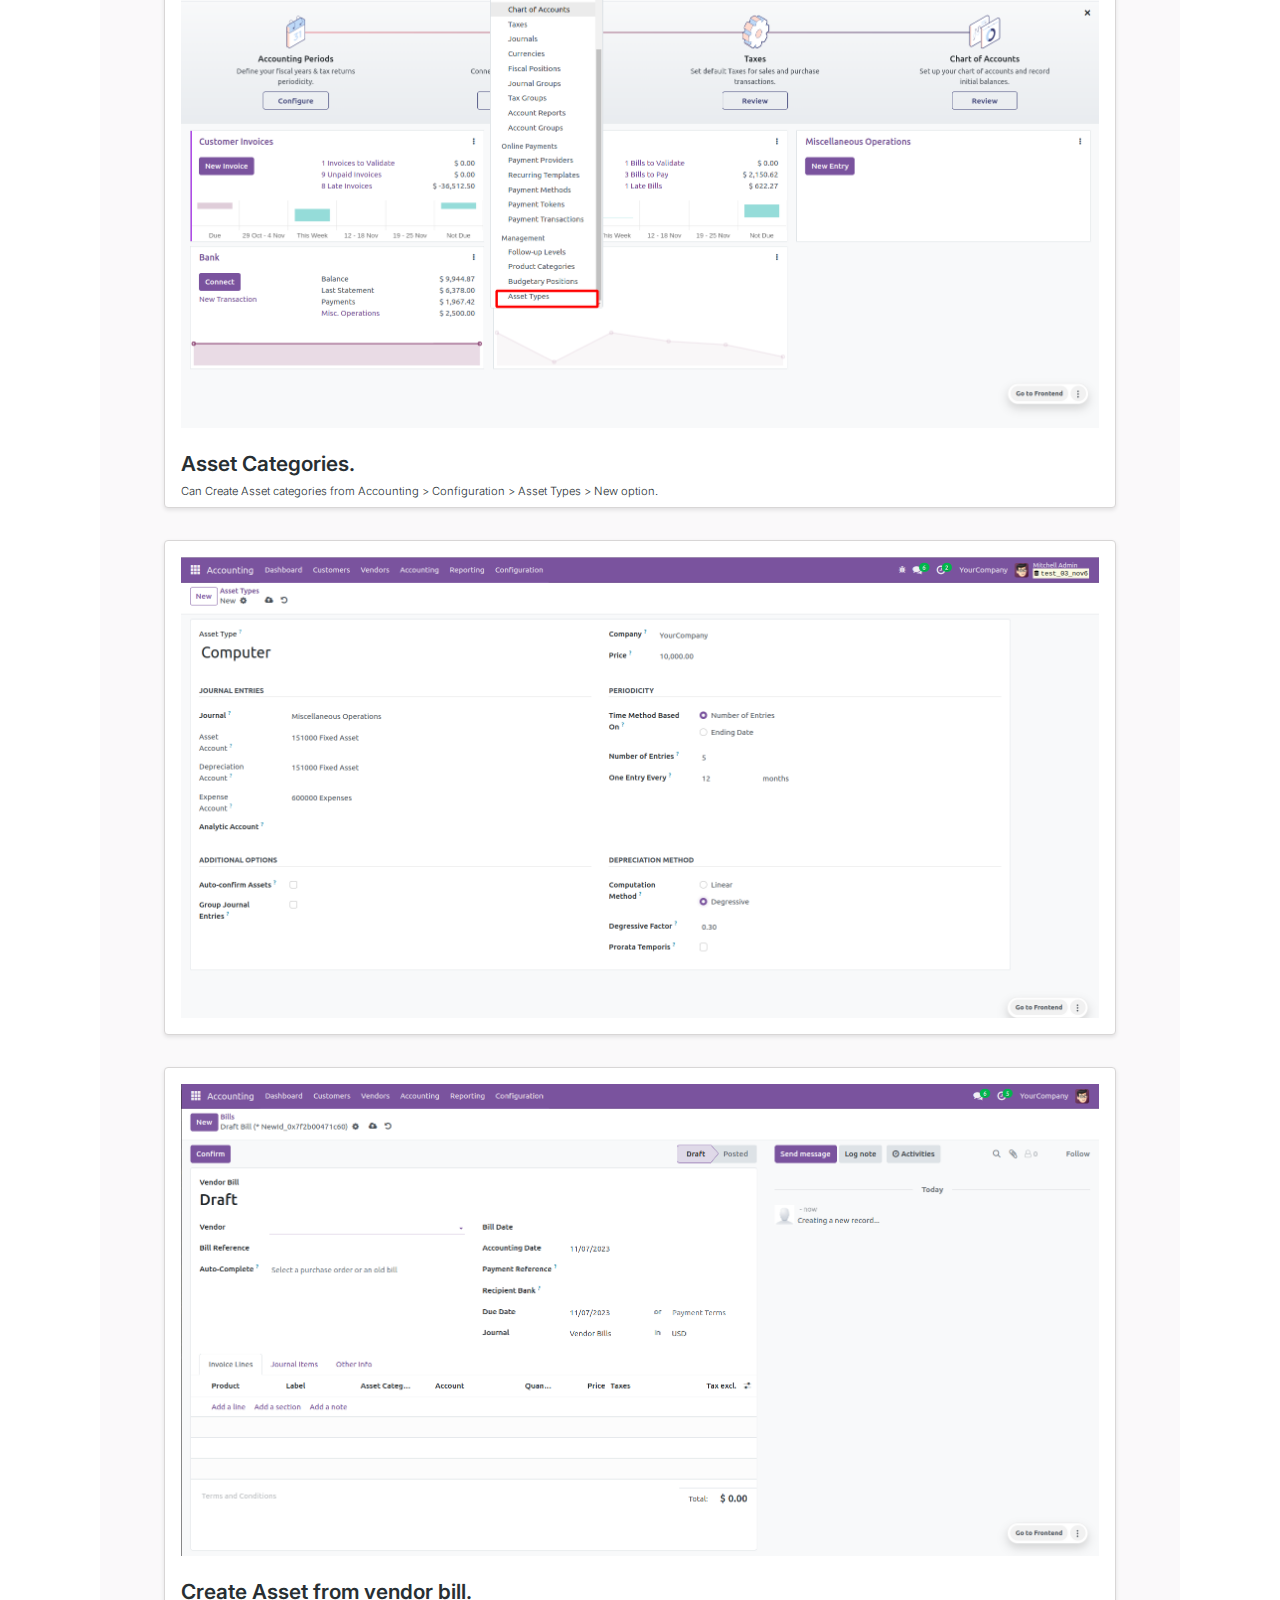
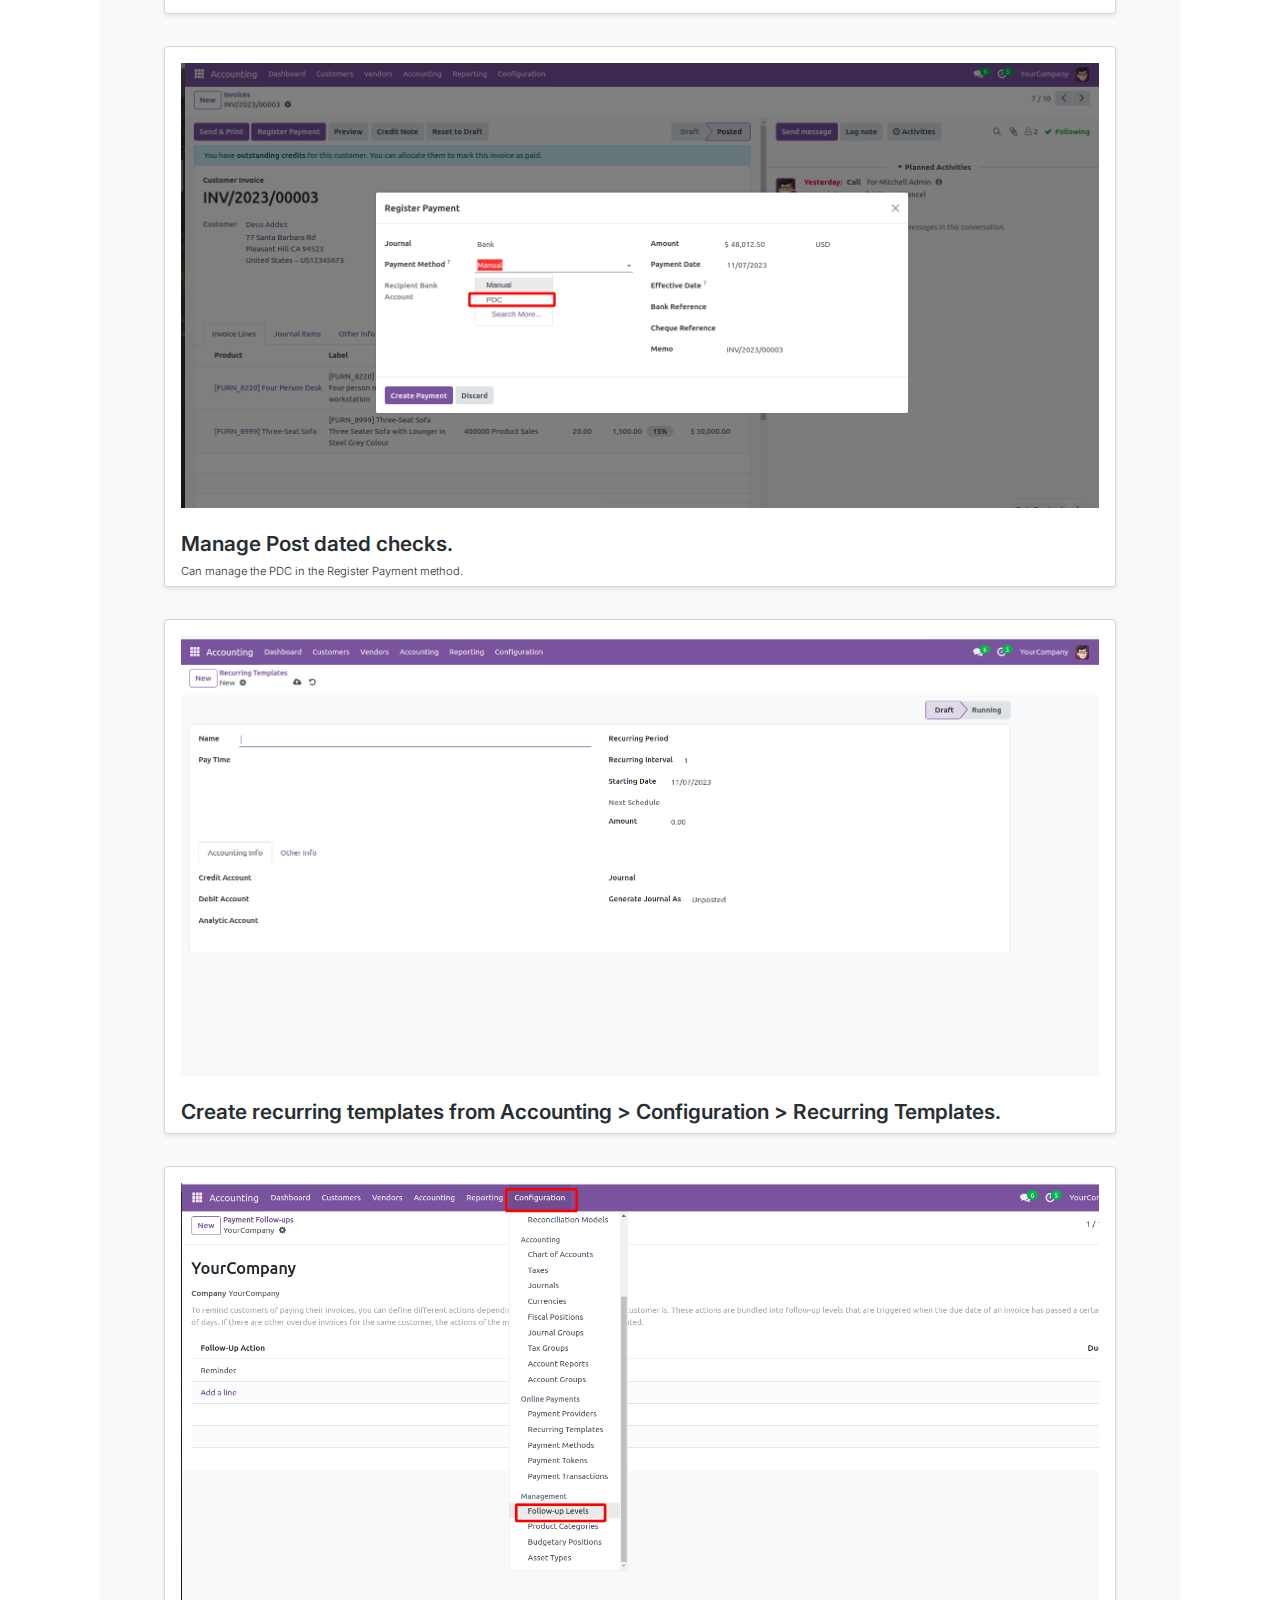
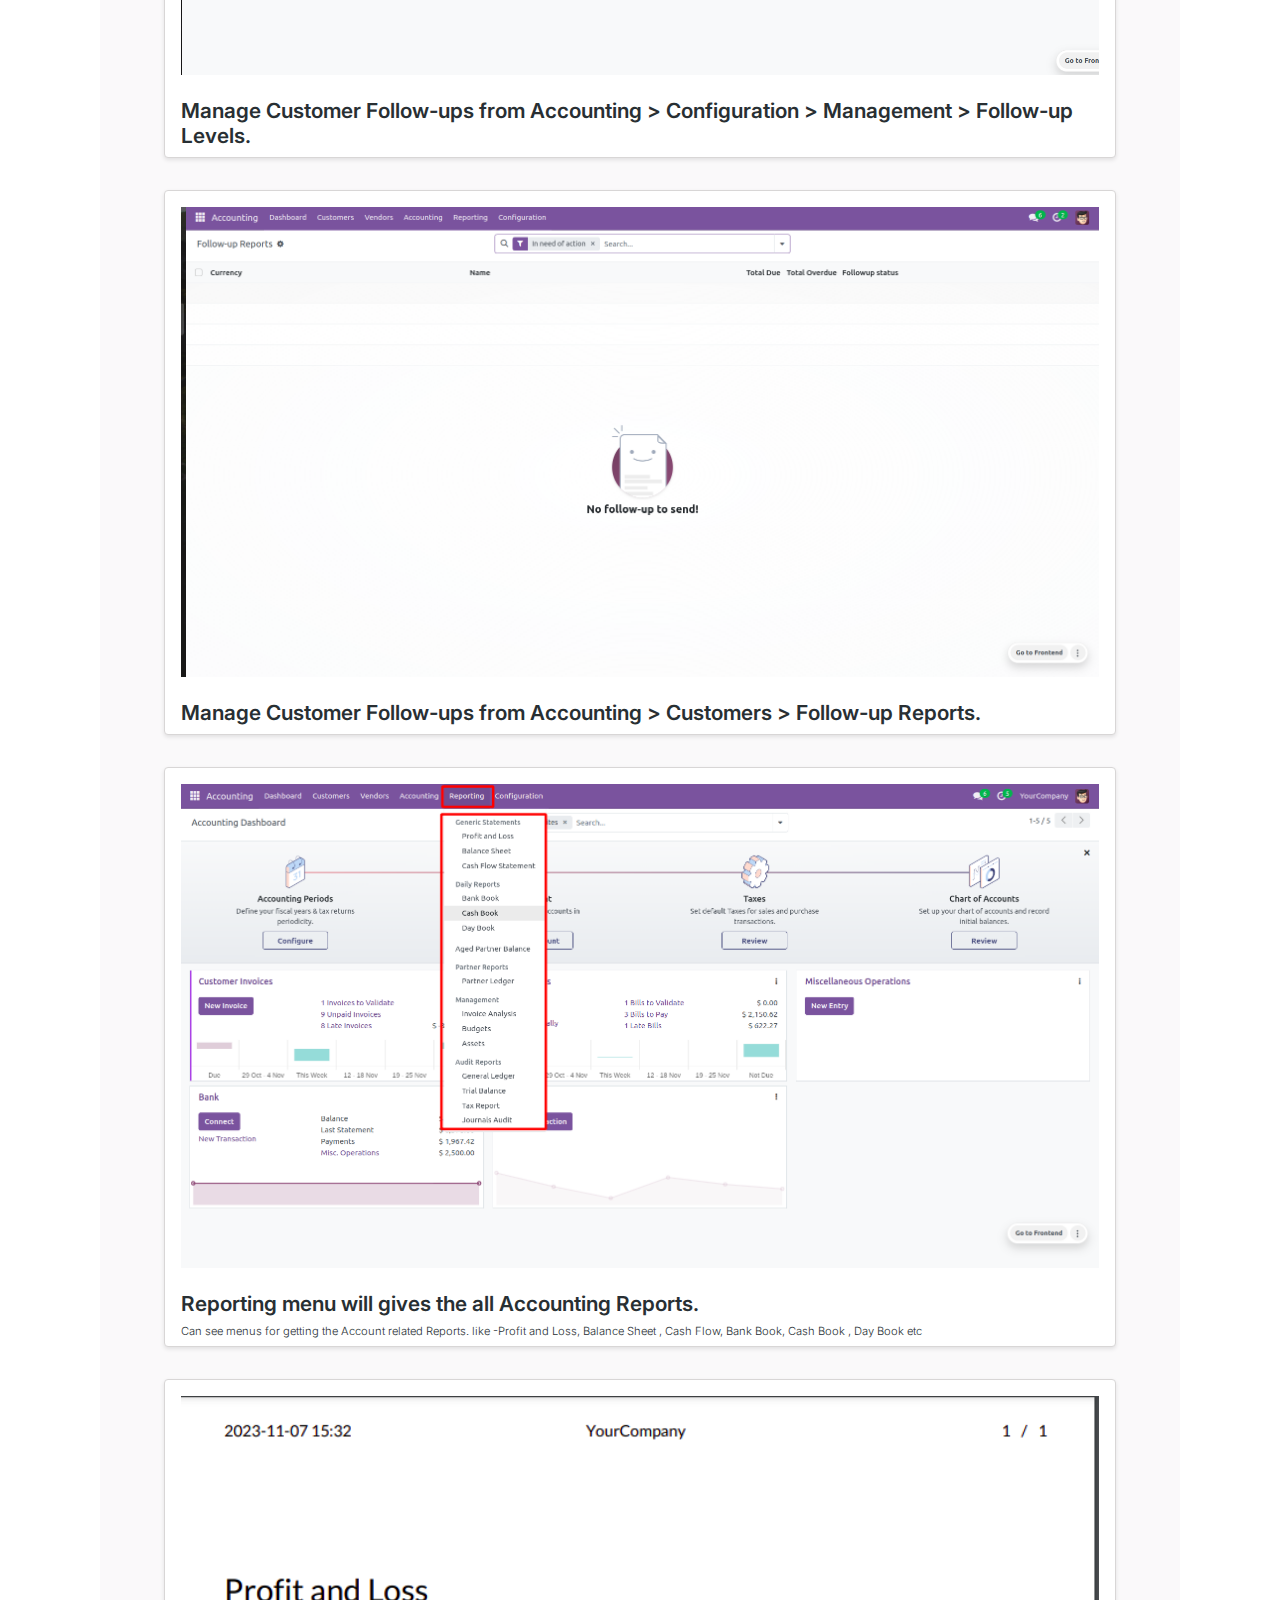
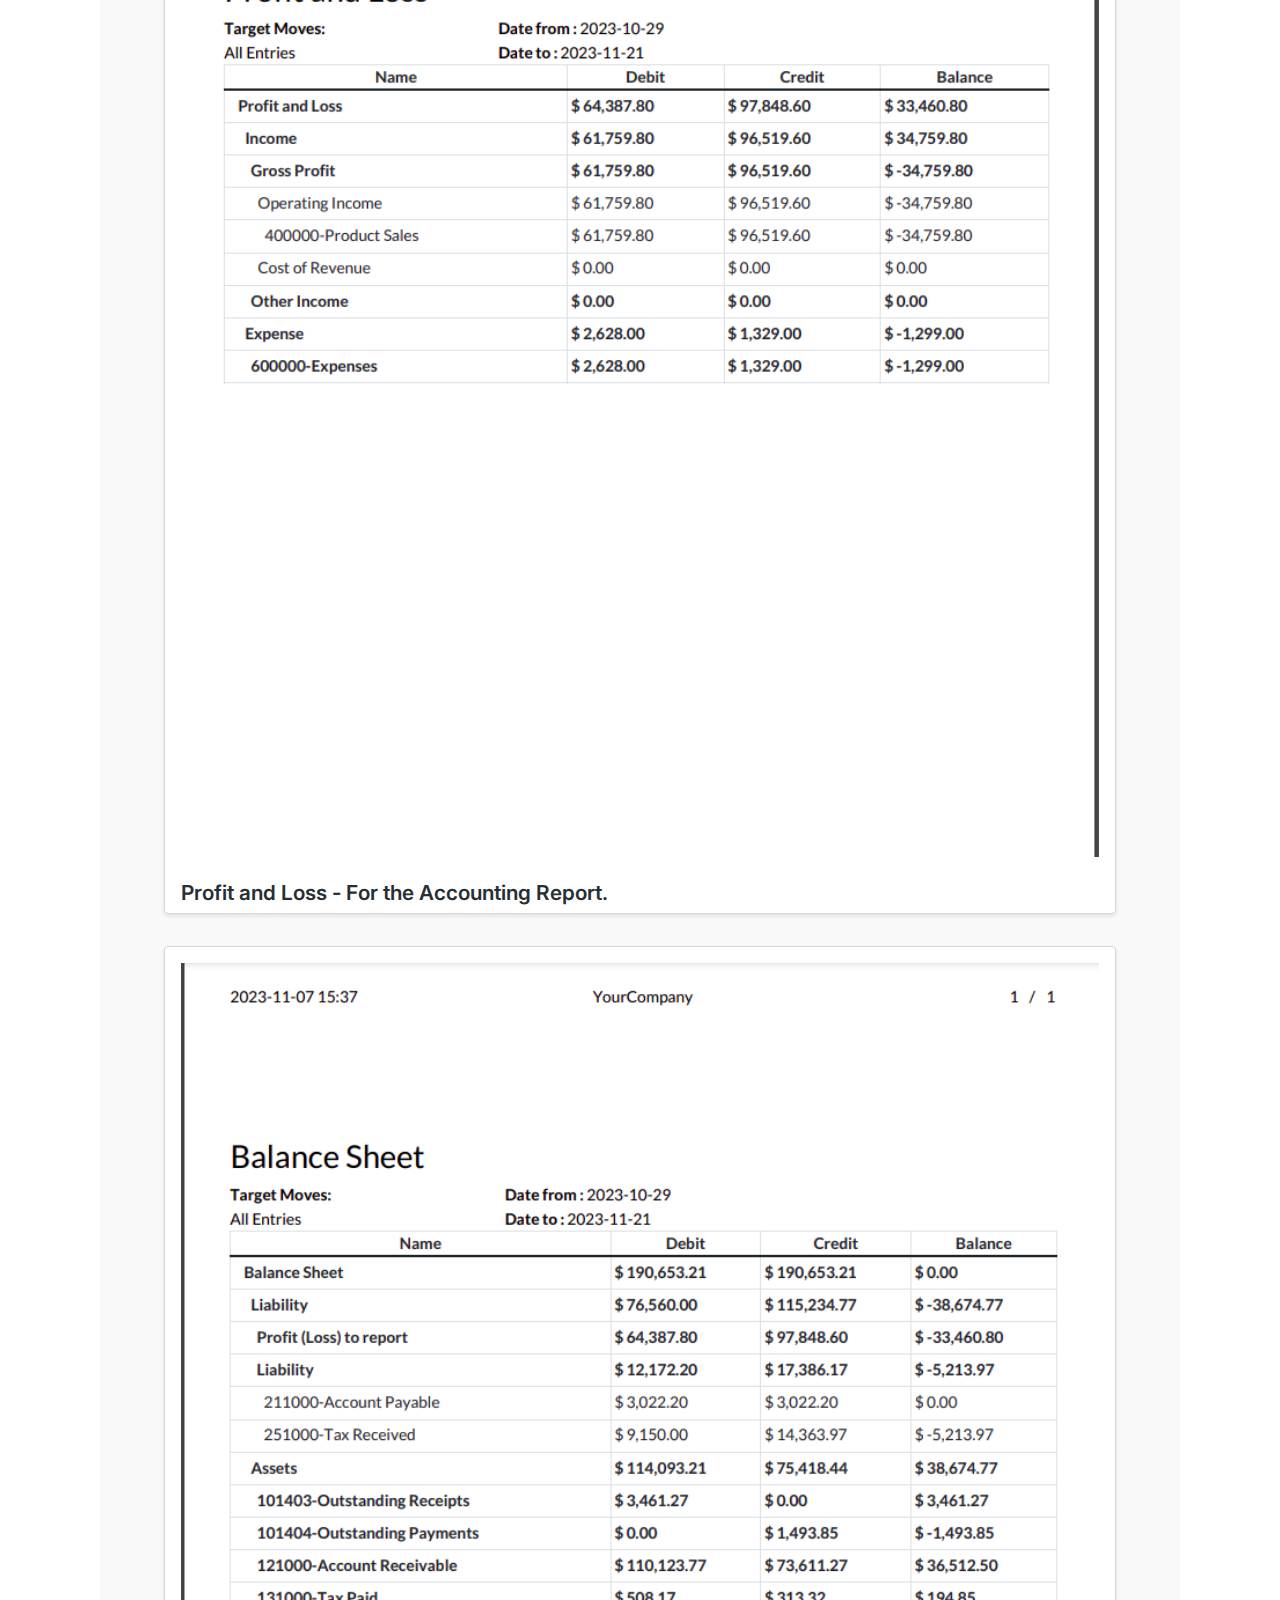
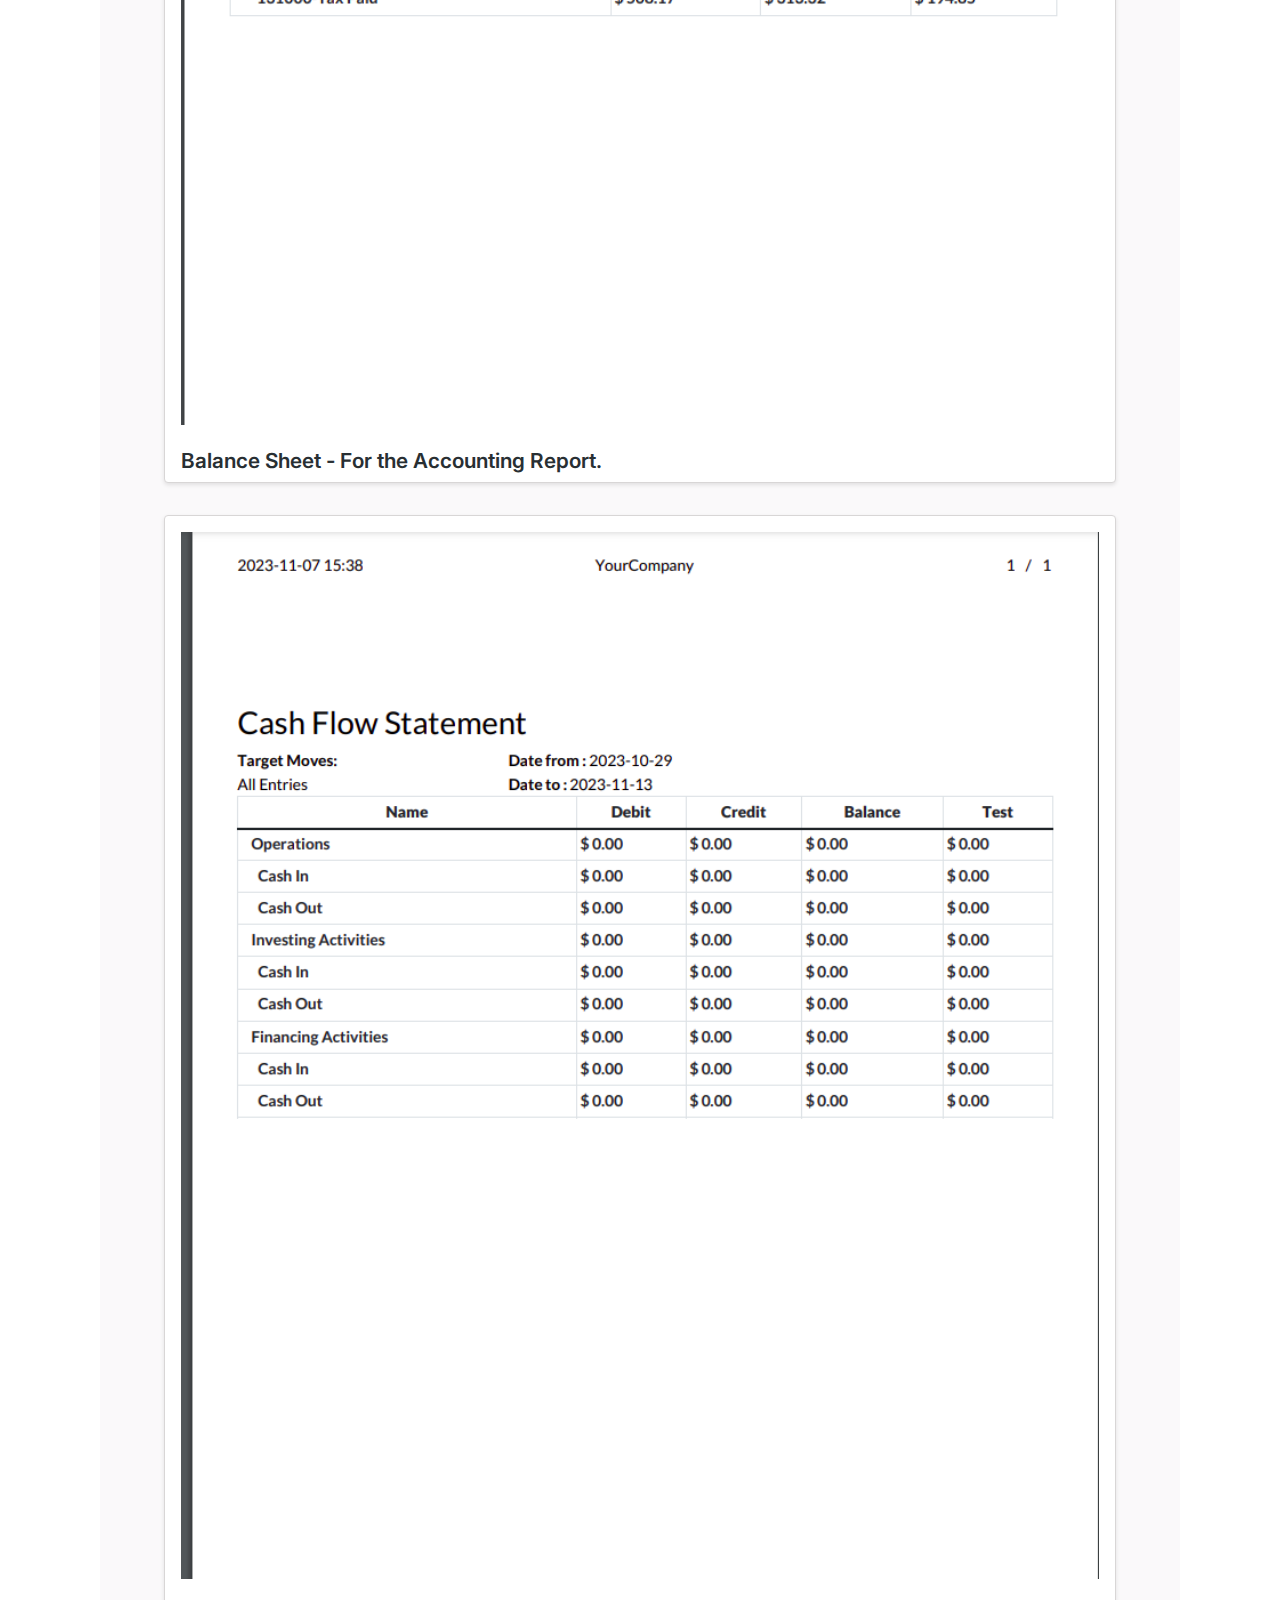
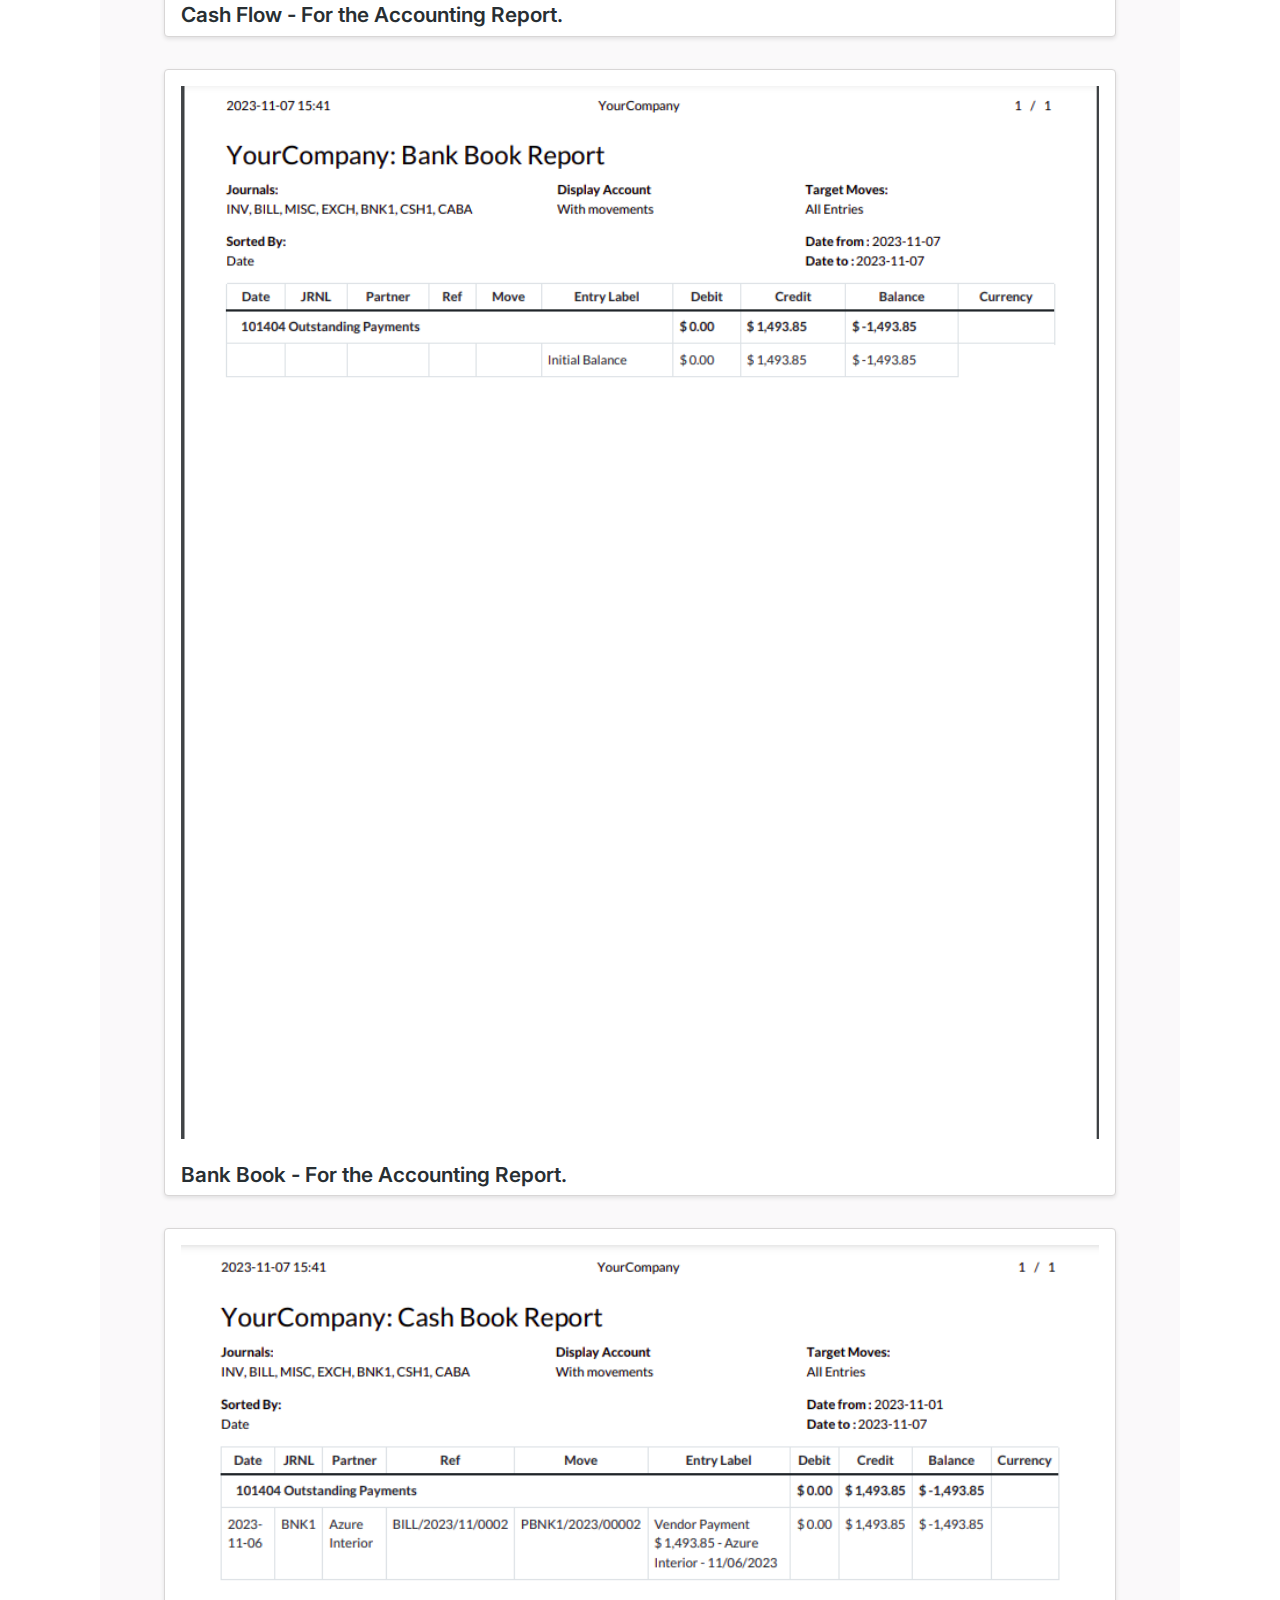
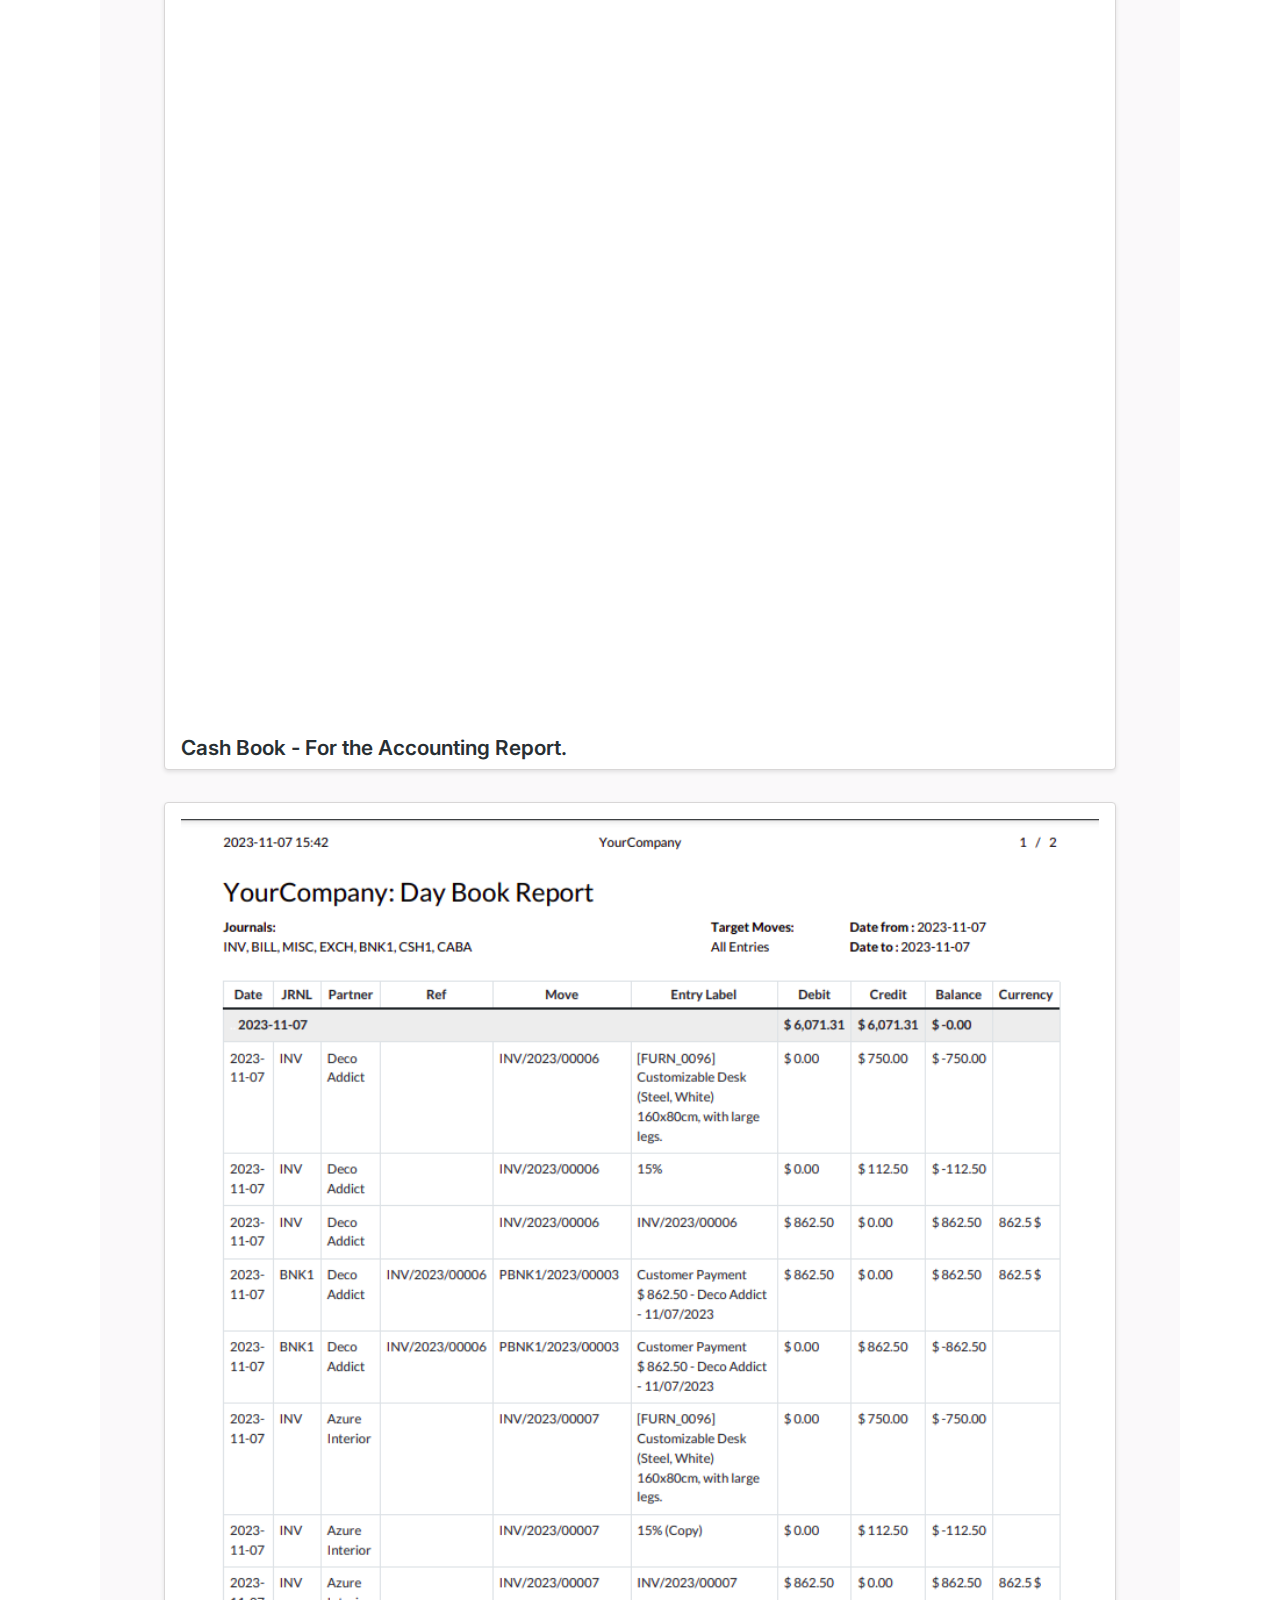
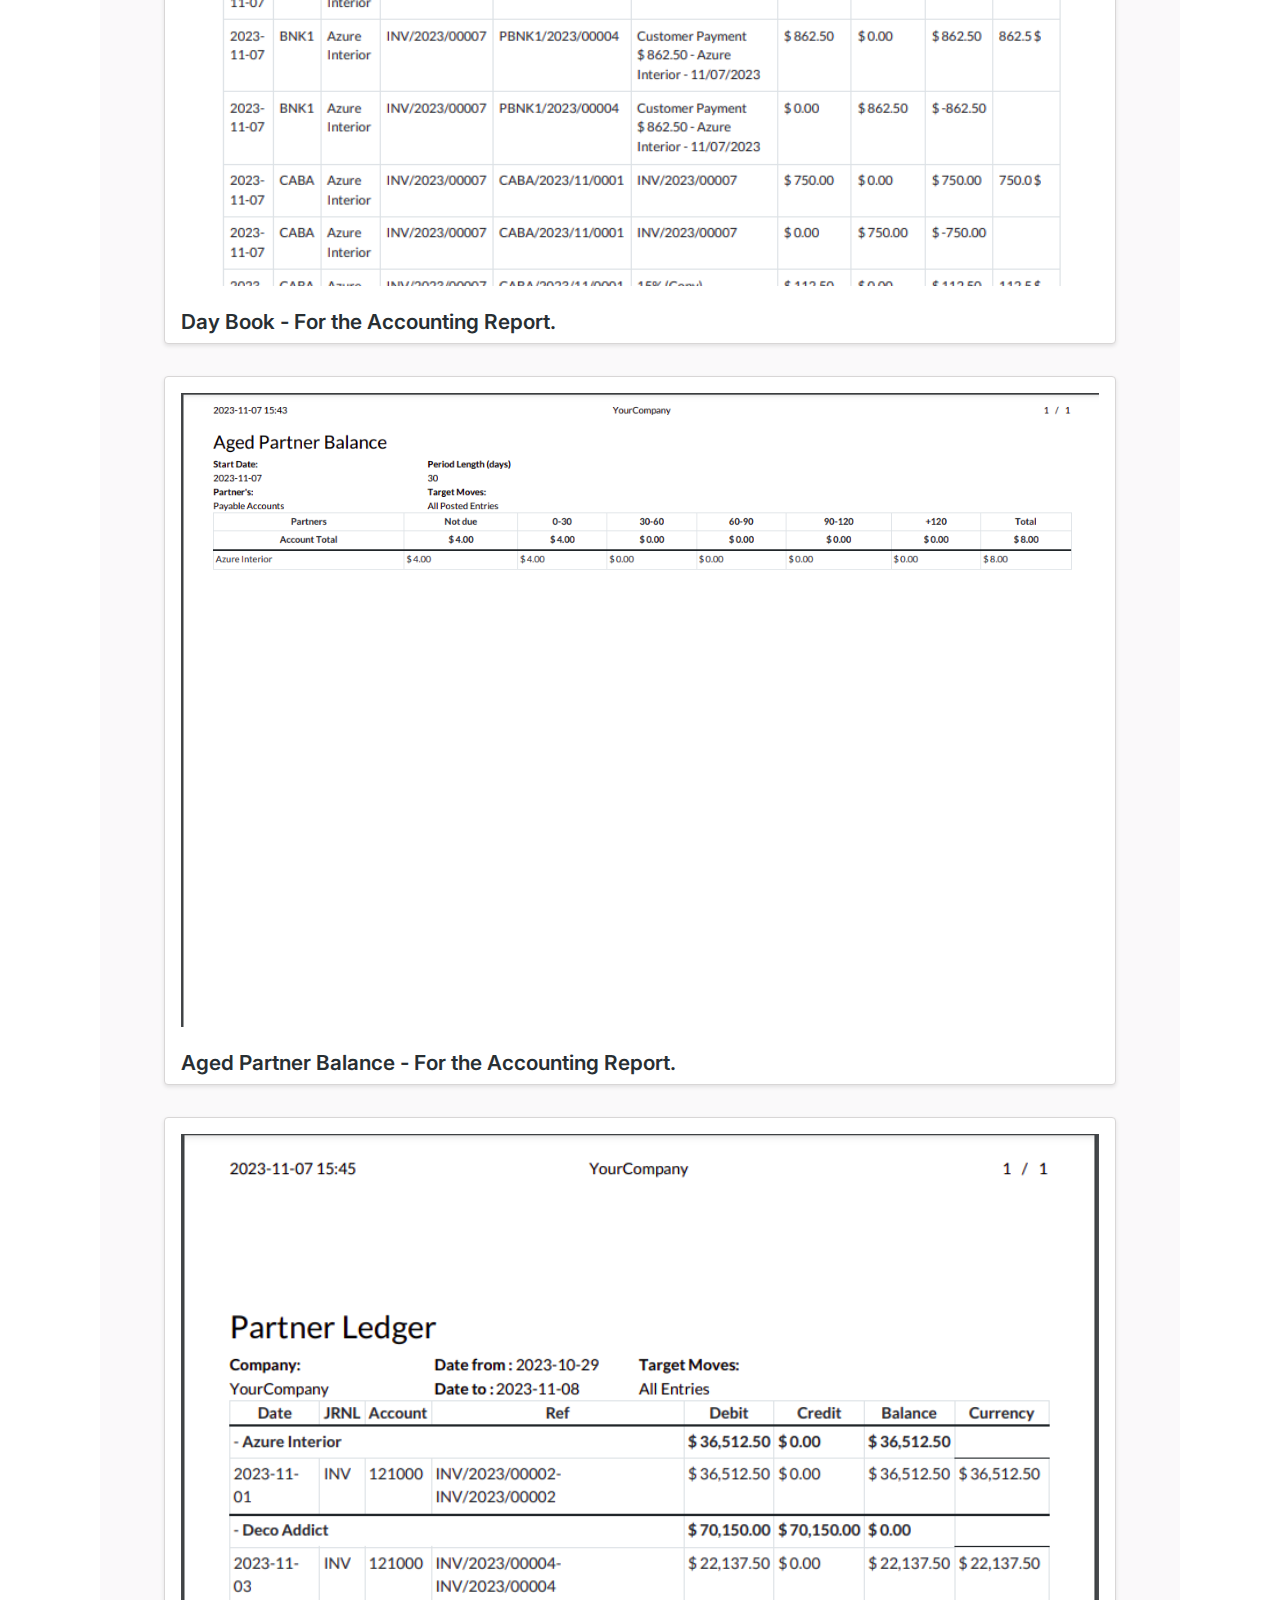
<file: base_accounting_kit/static/description/index.html>
<!DOCTYPE html>
<html lang="en">

<head>
    <meta charset="UTF-8">
    <meta name="viewport" content="width=device-width, initial-scale=1.0">
    <title>Odoo App 3 Index, Odoo 17 Full Accounting Kit, accounting kit, odoo17, odoo17 accounting</title>
    <!-- Bootstrap CSS -->
    <link rel="stylesheet" href="https://cdn.jsdelivr.net/npm/bootstrap@4.0.0/dist/css/bootstrap.min.css"
        integrity="sha384-Gn5384xqQ1aoWXA+058RXPxPg6fy4IWvTNh0E263XmFcJlSAwiGgFAW/dAiS6JXm" crossorigin="anonymous">
    <link rel="stylesheet" href="https://cdnjs.cloudflare.com/ajax/libs/font-awesome/6.2.1/css/all.min.css">
    <link rel="preconnect" href="https://fonts.googleapis.com">
    <link rel="preconnect" href="https://fonts.gstatic.com" crossorigin>
    <link href="https://fonts.googleapis.com/css2?family=Inter:wght@400;500;600;700;800&display=swap" rel="stylesheet">
</head>
<body>
    <section>
        <div class="container" style="font-family: 'Inter', sans-serif !important;background-color: #fff !important;">
            <div class="row">
                <div class="col-sm-12 col-md-12 col-lg-12 d-flex justify-content-between flex-wrap align-items-sm-center"
                    style="border-bottom:1px solid rgba(0, 0, 0, 0.22)">
                    <div class="my-3">
                        <img src="assets/misc/Cybrosys R.png" style="width:auto !important; height:40px !important">
                    </div>
                    <div class="my-3 d-flex align-items-center">
                        <div class="text-center"
                            style="background-color:#017E84 !important;font-size: 0.8rem !important; color:#fff !important; font-weight:500 !important; padding:4px !important; margin:0 3px !important; border-radius:50px !important; min-width: 120px !important;">
                            Community
                        </div>
                    </div>
                </div>
            </div>
            <div class="row">
                <div class="col-sm-12 col-md-12 col-lg-12 text-center d-flex align-items-center flex-column"
                    style="margin: 80px 0px !important;">
                    <h1 style="font-size: 2.8rem;font-weight: 700; color: 
                    #1A202C;">
                        Odoo 17 Accounting</h1>
                    <p class="my-3 mb-4"
                        style="max-width: 80%; font-weight: 400 !important; line-height: 32px; color: #718096;">
                        A Full-Fledged Accounting  kit For Every Organization.
                    </p>
                    <div style="width: 80%; margin-top: 3rem;">
                        <img src="assets/screenshots/hero.gif" class="img-responsive" width="100%" height="auto">
                    </div>
                </div>
            </div>
            <div class="container mt-5 mb-5">
                <div class="col-lg-12 d-flex flex-column justify-content-center align-items-center mt-4">
                    <p class="m-0" style="font-weight: 600; font-size: 24px; color:#714b67 !important">Key Highlights
                    </p>
                </div>
                <div class="row py-4">
                    <div class="col-md-6 col-sm-12 p-3">
                        <div class="d-flex   h-100" style="padding: 30px;border-radius: 12px;
                                    background: #FFF;
                                    box-shadow: 1px 2px 3px 0px rgba(0, 0, 0, 0.25); ">
                            <div style="width: 36px; height: 36px; border-radius: 50%; background: #714B67;
                                    display: flex; justify-content: center; align-items: center;
                                    margin-right: 10px; flex-shrink: 0;">
                                <i class="fa-solid fa-star  " style="color: #fff;font-size:14px;"></i>
                            </div>
                            <div>
                                <p style="color: #1A202C;font-weight: 600; 
                                      font-size: 1.2rem; margin-bottom: 2px;">Multiple Invoice Copies Option</p>
                                <p class="m-0" style="color:#718096">We can copy multiple Invoices.
                                </p>
                            </div>
                        </div>
                    </div>
                    <div class="col-md-6 col-sm-12 p-3">
                        <div class="d-flex   h-100" style="padding: 30px;border-radius: 12px;
                                    background: #FFF;
                                    box-shadow: 1px 2px 3px 0px rgba(0, 0, 0, 0.25); ">
                            <div style="width: 36px; height: 36px; border-radius: 50%; background: #714B67;
                                    display: flex; justify-content: center; align-items: center;
                                    margin-right: 10px; flex-shrink: 0;">
                                <i class="fa-solid fa-star  " style="color: #fff;font-size:14px;"></i>
                            </div>
                            <div>
                                <p style="color: #1A202C;font-weight: 600; 
                                      font-size: 1.2rem; margin-bottom: 2px;">Manage Customer Follow-Ups.</p>
                                <p class="m-0" style="color:#718096">The Customer follow-up menu will be provided the Activities .
                                </p>
                            </div>
                        </div>
                    </div>
                    <div class="col-md-6 col-sm-12 p-3">
                        <div class="d-flex   h-100" style="padding: 30px;border-radius: 12px;
                                    background: #FFF;
                                    box-shadow: 1px 2px 3px 0px rgba(0, 0, 0, 0.25); ">
                            <div style="width: 36px; height: 36px; border-radius: 50%; background: #714B67;
                                    display: flex; justify-content: center; align-items: center;
                                    margin-right: 10px; flex-shrink: 0;">
                                <i class="fa-solid fa-star  " style="color: #fff;font-size:14px;"></i>
                            </div>
                            <div>
                                <p style="color: #1A202C;font-weight: 600; 
                                      font-size: 1.2rem; margin-bottom: 2px;">Translations.</p>
                                <p class="m-0" style="color:#718096">This added translation for the module.
                                </p>
                            </div>
                        </div>
                    </div>
                    <div class="col-md-6 col-sm-12 p-3">
                        <div class="d-flex   h-100" style="padding: 30px;border-radius: 12px;
                                    background: #FFF;
                                    box-shadow: 1px 2px 3px 0px rgba(0, 0, 0, 0.25); ">
                            <div style="width: 36px; height: 36px; border-radius: 50%; background: #714B67;
                                    display: flex; justify-content: center; align-items: center;
                                    margin-right: 10px; flex-shrink: 0; ">
                                <i class="fa-solid fa-star  " style="color: #fff;font-size:14px;"></i>
                            </div>
                            <div>
                                <p style="color: #1A202C;font-weight: 600; 
                                      font-size: 1.2rem; margin-bottom: 2px;">Accounting Lock Dates.</p>
                                <p class="m-0" style="color:#718096">In the Lock Date option available Accounting Module.
                                </p>
                            </div>
                        </div>
                    </div>
                    <div class="col-md-6 col-sm-12 p-3">
                        <div class="d-flex   h-100" style="padding: 30px;border-radius: 12px;
                                    background: #FFF;
                                    box-shadow: 1px 2px 3px 0px rgba(0, 0, 0, 0.25); ">
                            <div style="width: 36px; height: 36px; border-radius: 50%; background: #714B67;
                                    display: flex; justify-content: center; align-items: center;
                                    margin-right: 10px; flex-shrink: 0; ">
                                <i class="fa-solid fa-star  " style="color: #fff;font-size:14px;"></i>
                            </div>
                            <div>
                                <p style="color: #1A202C;font-weight: 600;
                                      font-size: 1.2rem; margin-bottom: 2px;">Customer Credit Limit.</p>
                                <p class="m-0" style="color:#718096">Option for adding the  Customer Credit  Limit.
                                </p>
                            </div>
                        </div>
                    </div>
                    <div class="col-md-6 col-sm-12 p-3">
                        <div class="d-flex   h-100" style="padding: 30px;border-radius: 12px;
                                    background: #FFF;
                                    box-shadow: 1px 2px 3px 0px rgba(0, 0, 0, 0.25); ">
                            <div style="width: 36px; height: 36px; border-radius: 50%; background: #714B67;
                                    display: flex; justify-content: center; align-items: center;
                                    margin-right: 10px; flex-shrink: 0; ">
                                <i class="fa-solid fa-star  " style="color: #fff;font-size:14px;"></i>
                            </div>
                            <div>
                                <p style="color: #1A202C;font-weight: 600;
                                      font-size: 1.2rem; margin-bottom: 2px;">Asset Management System.</p>
                                <p class="m-0" style="color:#718096">We can manage the Asset and the related types.
                                </p>
                            </div>
                        </div>
                    </div>
                    <div class="col-md-6 col-sm-12 p-3">
                        <div class="d-flex   h-100" style="padding: 30px;border-radius: 12px;
                                    background: #FFF;
                                    box-shadow: 1px 2px 3px 0px rgba(0, 0, 0, 0.25); ">
                            <div style="width: 36px; height: 36px; border-radius: 50%; background: #714B67;
                                    display: flex; justify-content: center; align-items: center;
                                    margin-right: 10px; flex-shrink: 0; ">
                                <i class="fa-solid fa-star  " style="color: #fff;font-size:14px;"></i>
                            </div>
                            <div>
                                <p style="color: #1A202C;font-weight: 600;
                                      font-size: 1.2rem; margin-bottom: 2px;">Accounting Report.</p>
                                <p class="m-0" style="color:#718096">The All related reports are available in the Reporting  menu.
                                </p>
                            </div>
                        </div>
                    </div>
                    <div class="col-md-6 col-sm-12 p-3">
                        <div class="d-flex   h-100" style="padding: 30px;border-radius: 12px;
                                    background: #FFF;
                                    box-shadow: 1px 2px 3px 0px rgba(0, 0, 0, 0.25); ">
                            <div style="width: 36px; height: 36px; border-radius: 50%; background: #714B67;
                                    display: flex; justify-content: center; align-items: center;
                                    margin-right: 10px; flex-shrink: 0; ">
                                <i class="fa-solid fa-star  " style="color: #fff;font-size:14px;"></i>
                            </div>
                            <div>
                                <p style="color: #1A202C;font-weight: 600;
                                      font-size: 1.2rem; margin-bottom: 2px;">PDC Management.</p>
                                <p class="m-0" style="color:#718096">In the Register Payment wizard we can add the PDC to the recipient's bank account.
                                </p>
                            </div>
                        </div>
                    </div>
                </div>
            </div>
            <div class="container rounded" >
                <ul class="nav nav-tabs d-flex" style="width: fit-content;margin: 0 auto;gap: 1rem;">
                    <li class="col text-center py-2 text-nowrap "
                        style="color: #fff; background-color: #714B67;border-radius: 6px 6px 0px 0px;"><a
                            class="active show" data-toggle="tab" href="#tab1"
                            style="color: #fff;font-weight: 500; background-color: #714B67; text-decoration: none;">
                            <i class="fa-regular fa-image  pr-2" style="color: #fff;"></i>
                            Screenshots</a></li>
                    <li class="col text-center py-2 text-nowrap "
                        style="color: #fff; background-color: #714B67;border-radius: 6px 6px 0px 0px;"><a
                            data-toggle="tab" href="#tab2"
                            style="color: #fff;font-weight: 500;  text-decoration: none;"><i
                                class="fa-solid fa-star  pr-2" style="color: #fff;"></i>Features</a></li>
                    <li class="col text-center py-2 text-nowrap "
                        style="color: #fff; background-color: #714B67;border-radius: 6px 6px 0px 0px;"><a
                            data-toggle="tab" href="#tab3"
                            style="color: #fff;font-weight: 500; text-decoration: none; background-color: #714B67;"><i
                                class="fa-solid fa-book-open  pr-2" style="color: #fff;"></i>Released Notes</a></li>
                </ul>
                <div class="tab-content" style="background-color: rgba(121, 113, 119, 0.04);">
                    <div id="tab1" class="tab-pane fade in active show">
                        <div class="col-lg-12 py-2" style="padding: 1rem 4rem !important;">
                            <div
                                style="border: 1px solid #d8d6d6; border-radius: 4px; background: #fff; box-shadow: 0 2px 4px rgba(0, 0, 0, 0.1);">
                                <div class="row justify-content-center p-3 w-100 m-0">
                                    <img src="assets/screenshots/kit_1.png" class="img-responsive" width="100%" height="auto">
                                </div>
                                <div class="px-3">
                                    <h4 class="mt-2"
                                        style=" font-weight:600 !important; color:#282F33 !important; font-size:1.3rem !important">
                                        Create Assets.</h4>
                                    <h6 class="mt-2"
                                        style=" font-weight:300 !important; color:#282F33 !important; font-size:0.7rem !important">
                                        Can Create Assets from Accounting > Accounting > Assets > New.</h6>
                                </div>
                            </div>
                        </div>
                        <div class="col-lg-12 py-2" style="padding: 1rem 4rem !important;">
                            <div
                                style="border: 1px solid #d8d6d6; border-radius: 4px;  background: #fff; box-shadow: 0 2px 4px rgba(0, 0, 0, 0.1);">
                                <div class="row justify-content-center p-3 w-100 m-0">
                                    <img src="assets/screenshots/kit_2.png" class="img-responsive" width="100%" height="auto">
                                </div>
                                <div class="px-3">
                                    <h4 class="mt-2"
                                        style=" font-weight:600 !important; color:#282F33 !important; font-size:1.3rem !important">
                                        The Asset details and Depreciation Board are displayed in the asset model.</h4>
                                    <h6 class="mt-2"
                                        style=" font-weight:300 !important; color:#282F33 !important; font-size:0.7rem !important">
                                        Can see the all Related data in the Asset model, It helps to calculate the depreciation.</h6>
                                </div>
                            </div>
                        </div>
                        <div class="col-lg-12 py-2" style="padding: 1rem 4rem !important;">
                            <div
                                style="border: 1px solid #d8d6d6; border-radius: 4px;  background: #fff; box-shadow: 0 2px 4px rgba(0, 0, 0, 0.1);">
                                <div class="row justify-content-center p-3 w-100 m-0">
                                    <img src="assets/screenshots/kit_3.png" class="img-responsive" width="100%" height="auto">
                                </div>
                                <div class="px-3">
                                    <h4 class="mt-2"
                                        style=" font-weight:600 !important; color:#282F33 !important; font-size:1.3rem !important">
                                        Asset Categories.</h4>
                                    <h6 class="mt-2"
                                        style=" font-weight:300 !important; color:#282F33 !important; font-size:0.7rem !important">
                                        Can Create Asset categories from Accounting > Configuration > Asset Types > New option.</h6>
                                </div>
                            </div>
                        </div>
                        <div class="col-lg-12 py-2" style="padding: 1rem 4rem !important;">
                            <div
                                style="border: 1px solid #d8d6d6; border-radius: 4px;  background: #fff; box-shadow: 0 2px 4px rgba(0, 0, 0, 0.1);">
                                <div class="row justify-content-center p-3 w-100 m-0">
                                    <img src="assets/screenshots/kit_4.png" class="img-responsive" width="100%" height="auto">
                                </div>
                            </div>
                        </div>
                        <div class="col-lg-12 py-2" style="padding: 1rem 4rem !important;">
                            <div
                                style="border: 1px solid #d8d6d6; border-radius: 4px;  background: #fff; box-shadow: 0 2px 4px rgba(0, 0, 0, 0.1);">
                                <div class="row justify-content-center p-3 w-100 m-0">
                                    <img src="assets/screenshots/kit_5.png" class="img-responsive" width="100%" height="auto">
                                </div>
                                <div class="px-3">
                                    <h4 class="mt-2"
                                        style=" font-weight:600 !important; color:#282F33 !important; font-size:1.3rem !important">
                                        Create Asset from vendor bill.</h4>
                                </div>
                            </div>
                        </div>
                        <div class="col-lg-12 py-2" style="padding: 1rem 4rem !important;">
                            <div
                                style="border: 1px solid #d8d6d6; border-radius: 4px;  background: #fff; box-shadow: 0 2px 4px rgba(0, 0, 0, 0.1);">
                                <div class="row justify-content-center p-3 w-100 m-0">
                                    <img src="assets/screenshots/kit_6.png" class="img-responsive" width="100%" height="auto">
                                </div>
                                <div class="px-3">
                                    <h4 class="mt-2"
                                        style=" font-weight:600 !important; color:#282F33 !important; font-size:1.3rem !important">
                                        Manage Post dated checks.</h4>
                                    <h6 class="mt-2"
                                        style=" font-weight:300 !important; color:#282F33 !important; font-size:0.7rem !important">
                                        Can manage the PDC in the Register Payment method.</h6>
                                </div>
                            </div>
                        </div>
                        <div class="col-lg-12 py-2" style="padding: 1rem 4rem !important;">
                            <div
                                style="border: 1px solid #d8d6d6; border-radius: 4px;  background: #fff; box-shadow: 0 2px 4px rgba(0, 0, 0, 0.1);">
                                <div class="row justify-content-center p-3 w-100 m-0">
                                    <img src="assets/screenshots/kit_7.png" class="img-responsive" width="100%" height="auto">
                                </div>
                                <div class="px-3">
                                    <h4 class="mt-2"
                                        style=" font-weight:600 !important; color:#282F33 !important; font-size:1.3rem !important">
                                        Create recurring templates from Accounting > Configuration > Recurring Templates.</h4>
                                </div>
                            </div>
                        </div>
                        <div class="col-lg-12 py-2" style="padding: 1rem 4rem !important;">
                            <div
                                style="border: 1px solid #d8d6d6; border-radius: 4px;  background: #fff; box-shadow: 0 2px 4px rgba(0, 0, 0, 0.1);">
                                <div class="row justify-content-center p-3 w-100 m-0">
                                    <img src="assets/screenshots/kit_8.png" class="img-responsive" width="100%" height="auto">
                                </div>
                                <div class="px-3">
                                    <h4 class="mt-2"
                                        style=" font-weight:600 !important; color:#282F33 !important; font-size:1.3rem !important">
                                        Manage Customer Follow-ups from Accounting > Configuration > Management > Follow-up Levels.</h4>
                                </div>
                            </div>
                        </div>

                        <div class="col-lg-12 py-2" style="padding: 1rem 4rem !important;">
                            <div
                                style="border: 1px solid #d8d6d6; border-radius: 4px;  background: #fff; box-shadow: 0 2px 4px rgba(0, 0, 0, 0.1);">
                                <div class="row justify-content-center p-3 w-100 m-0">
                                    <img src="assets/screenshots/kit_10.png" class="img-responsive" width="100%" height="auto">
                                </div>
                                <div class="px-3">
                                    <h4 class="mt-2"
                                        style=" font-weight:600 !important; color:#282F33 !important; font-size:1.3rem !important">
                                        Manage Customer Follow-ups from Accounting > Customers > Follow-up Reports.</h4>
                                </div>
                            </div>
                        </div>

                        <div class="col-lg-12 py-2" style="padding: 1rem 4rem !important;">
                            <div
                                style="border: 1px solid #d8d6d6; border-radius: 4px;  background: #fff; box-shadow: 0 2px 4px rgba(0, 0, 0, 0.1);">
                                <div class="row justify-content-center p-3 w-100 m-0">
                                    <img src="assets/screenshots/kit_9.png" class="img-responsive" width="100%" height="auto">
                                </div>
                                <div class="px-3">
                                    <h4 class="mt-2"
                                        style=" font-weight:600 !important; color:#282F33 !important; font-size:1.3rem !important">
                                        Reporting menu will gives the all Accounting Reports.</h4>
                                    <h6 class="mt-2"
                                        style=" font-weight:300 !important; color:#282F33 !important; font-size:0.7rem !important">
                                        Can see menus for getting the Account related Reports. like -Profit and Loss, Balance Sheet , Cash Flow, Bank Book, Cash Book , Day Book etc  </h6>
                                </div>
                            </div>
                        </div>

                        <div class="col-lg-12 py-2" style="padding: 1rem 4rem !important;">
                            <div
                                style="border: 1px solid #d8d6d6; border-radius: 4px;  background: #fff; box-shadow: 0 2px 4px rgba(0, 0, 0, 0.1);">
                                <div class="row justify-content-center p-3 w-100 m-0">
                                    <img src="assets/screenshots/profit_loss.png" class="img-responsive" width="100%" height="auto">
                                </div>
                                <div class="px-3">
                                    <h4 class="mt-2"
                                        style=" font-weight:600 !important; color:#282F33 !important; font-size:1.3rem !important">
                                        Profit and Loss - For the Accounting Report.</h4>
                                </div>
                            </div>
                        </div>
                        <div class="col-lg-12 py-2" style="padding: 1rem 4rem !important;">
                            <div
                                style="border: 1px solid #d8d6d6; border-radius: 4px;  background: #fff; box-shadow: 0 2px 4px rgba(0, 0, 0, 0.1);">
                                <div class="row justify-content-center p-3 w-100 m-0">
                                    <img src="assets/screenshots/balance_sheet.png" class="img-responsive" width="100%" height="auto">
                                </div>
                                <div class="px-3">
                                    <h4 class="mt-2"
                                        style=" font-weight:600 !important; color:#282F33 !important; font-size:1.3rem !important">
                                        Balance Sheet - For the Accounting Report.</h4>
                                </div>
                            </div>
                        </div>
                        <div class="col-lg-12 py-2" style="padding: 1rem 4rem !important;">
                            <div
                                style="border: 1px solid #d8d6d6; border-radius: 4px;  background: #fff; box-shadow: 0 2px 4px rgba(0, 0, 0, 0.1);">
                                <div class="row justify-content-center p-3 w-100 m-0">
                                    <img src="assets/screenshots/cash_flow.png" class="img-responsive" width="100%" height="auto">
                                </div>
                                <div class="px-3">
                                    <h4 class="mt-2"
                                        style=" font-weight:600 !important; color:#282F33 !important; font-size:1.3rem !important">
                                        Cash Flow - For the Accounting Report.</h4>
                                </div>
                            </div>
                        </div>
                        <div class="col-lg-12 py-2" style="padding: 1rem 4rem !important;">
                            <div
                                style="border: 1px solid #d8d6d6; border-radius: 4px;  background: #fff; box-shadow: 0 2px 4px rgba(0, 0, 0, 0.1);">
                                <div class="row justify-content-center p-3 w-100 m-0">
                                    <img src="assets/screenshots/bank_book.png" class="img-responsive" width="100%" height="auto">
                                </div>
                                <div class="px-3">
                                    <h4 class="mt-2"
                                        style=" font-weight:600 !important; color:#282F33 !important; font-size:1.3rem !important">
                                        Bank Book - For the Accounting Report.</h4>
                                </div>
                            </div>
                        </div>
                        <div class="col-lg-12 py-2" style="padding: 1rem 4rem !important;">
                            <div
                                style="border: 1px solid #d8d6d6; border-radius: 4px;  background: #fff; box-shadow: 0 2px 4px rgba(0, 0, 0, 0.1);">
                                <div class="row justify-content-center p-3 w-100 m-0">
                                    <img src="assets/screenshots/cash_book.png" class="img-responsive" width="100%" height="auto">
                                </div>
                                <div class="px-3">
                                    <h4 class="mt-2"
                                        style=" font-weight:600 !important; color:#282F33 !important; font-size:1.3rem !important">
                                        Cash Book - For the Accounting Report.</h4>
                                </div>
                            </div>
                        </div>
                        <div class="col-lg-12 py-2" style="padding: 1rem 4rem !important;">
                            <div
                                style="border: 1px solid #d8d6d6; border-radius: 4px;  background: #fff; box-shadow: 0 2px 4px rgba(0, 0, 0, 0.1);">
                                <div class="row justify-content-center p-3 w-100 m-0">
                                    <img src="assets/screenshots/day_book.png" class="img-responsive" width="100%" height="auto">
                                </div>
                                <div class="px-3">
                                    <h4 class="mt-2"
                                        style=" font-weight:600 !important; color:#282F33 !important; font-size:1.3rem !important">
                                        Day Book - For the Accounting Report.</h4>
                                </div>
                            </div>
                        </div>
                        <div class="col-lg-12 py-2" style="padding: 1rem 4rem !important;">
                            <div
                                style="border: 1px solid #d8d6d6; border-radius: 4px;  background: #fff; box-shadow: 0 2px 4px rgba(0, 0, 0, 0.1);">
                                <div class="row justify-content-center p-3 w-100 m-0">
                                    <img src="assets/screenshots/aged_partner.png" class="img-responsive" width="100%" height="auto">
                                </div>
                                <div class="px-3">
                                    <h4 class="mt-2"
                                        style=" font-weight:600 !important; color:#282F33 !important; font-size:1.3rem !important">
                                        Aged Partner Balance - For the Accounting Report.</h4>
                                </div>
                            </div>
                        </div>
                        <div class="col-lg-12 py-2" style="padding: 1rem 4rem !important;">
                            <div
                                style="border: 1px solid #d8d6d6; border-radius: 4px;  background: #fff; box-shadow: 0 2px 4px rgba(0, 0, 0, 0.1);">
                                <div class="row justify-content-center p-3 w-100 m-0">
                                    <img src="assets/screenshots/partner_ledger.png" class="img-responsive" width="100%" height="auto">
                                </div>
                                <div class="px-3">
                                    <h4 class="mt-2"
                                        style=" font-weight:600 !important; color:#282F33 !important; font-size:1.3rem !important">
                                        Partner Ledger - For the Accounting Report.</h4>
                                </div>
                            </div>
                        </div>
                        <div class="col-lg-12 py-2" style="padding: 1rem 4rem !important;">
                            <div
                                style="border: 1px solid #d8d6d6; border-radius: 4px;  background: #fff; box-shadow: 0 2px 4px rgba(0, 0, 0, 0.1);">
                                <div class="row justify-content-center p-3 w-100 m-0">
                                    <img src="assets/screenshots/asset_analysis.png" class="img-responsive" width="100%" height="auto">
                                </div>
                                <div class="px-3">
                                    <h4 class="mt-2"
                                        style=" font-weight:600 !important; color:#282F33 !important; font-size:1.3rem !important">
                                        Asset Analysis - For the Accounting Report.</h4>
                                </div>
                            </div>
                        </div>
                        <div class="col-lg-12 py-2" style="padding: 1rem 4rem !important;">
                            <div
                                style="border: 1px solid #d8d6d6; border-radius: 4px;  background: #fff; box-shadow: 0 2px 4px rgba(0, 0, 0, 0.1);">
                                <div class="row justify-content-center p-3 w-100 m-0">
                                    <img src="assets/screenshots/general_ledger.png" class="img-responsive" width="100%" height="auto">
                                </div>
                                <div class="px-3">
                                    <h4 class="mt-2"
                                        style=" font-weight:600 !important; color:#282F33 !important; font-size:1.3rem !important">
                                        General Ledger - For the Accounting Report.</h4>
                                </div>
                            </div>
                        </div>
                        <div class="col-lg-12 py-2" style="padding: 1rem 4rem !important;">
                            <div
                                style="border: 1px solid #d8d6d6; border-radius: 4px;  background: #fff; box-shadow: 0 2px 4px rgba(0, 0, 0, 0.1);">
                                <div class="row justify-content-center p-3 w-100 m-0">
                                    <img src="assets/screenshots/trial_balance.png" class="img-responsive" width="100%" height="auto">
                                </div>
                                <div class="px-3">
                                    <h4 class="mt-2"
                                        style=" font-weight:600 !important; color:#282F33 !important; font-size:1.3rem !important">
                                        Trial Balance - For the Accounting Report.</h4>
                                </div>
                            </div>
                        </div>
                        <div class="col-lg-12 py-2" style="padding: 1rem 4rem !important;">
                            <div
                                style="border: 1px solid #d8d6d6; border-radius: 4px;  background: #fff; box-shadow: 0 2px 4px rgba(0, 0, 0, 0.1);">
                                <div class="row justify-content-center p-3 w-100 m-0">
                                    <img src="assets/screenshots/tax_report.png" class="img-responsive" width="100%" height="auto">
                                </div>
                                <div class="px-3">
                                    <h4 class="mt-2"
                                        style=" font-weight:600 !important; color:#282F33 !important; font-size:1.3rem !important">
                                        Tax Report - For the Accounting Report.</h4>
                                </div>
                            </div>
                        </div>
                        <div class="col-lg-12 py-2" style="padding: 1rem 4rem !important;">
                            <div
                                style="border: 1px solid #d8d6d6; border-radius: 4px;  background: #fff; box-shadow: 0 2px 4px rgba(0, 0, 0, 0.1);">
                                <div class="row justify-content-center p-3 w-100 m-0">
                                    <img src="assets/screenshots/journal_Audit.png" class="img-responsive" width="100%" height="auto">
                                </div>
                                <div class="px-3">
                                    <h4 class="mt-2"
                                        style=" font-weight:600 !important; color:#282F33 !important; font-size:1.3rem !important">
                                        Journal Audit - For the Accounting Report.</h4>
                                </div>
                            </div>
                        </div>


                    </div>
                    <div id="tab2" class="tab-pane fade">
                        <div class="col-mg-12" style="padding: 1rem 4rem;">
                            <ul style="list-style: none; padding: 1rem 0;font-weight: 500;">
                                <li class="py-3"
                                    style="font-weight: 500;background-color: #fff; border-radius: 4px; padding: 1rem; margin-bottom: 1rem; box-shadow: 0 2px 4px rgba(0, 0, 0, 0.1);">
                                    <span style="margin-right: 12px;"><img src="assets/misc/star (1) 2.svg" alt=""
                                            width="16px"></span>Translations.
                                </li>
                                <li class="py-3"
                                    style="font-weight: 500;background-color: #fff; border-radius: 4px; padding: 1rem; margin-bottom: 1rem; box-shadow: 0 2px 4px rgba(0, 0, 0, 0.1);">
                                    <span style="margin-right: 12px;"><img src="assets/misc/star (1) 2.svg" alt=""
                                            width="16px"></span>Manage Customer Follow-Ups.
                                </li>
                                <li class="py-3"
                                    style="font-weight: 500;background-color: #fff; border-radius: 4px; padding: 1rem; margin-bottom: 1rem; box-shadow: 0 2px 4px rgba(0, 0, 0, 0.1);">
                                    <span style="margin-right: 12px;"><img src="assets/misc/star (1) 2.svg" alt=""
                                            width="16px"></span>PDC Management.
                                </li>
                                <li class="py-3"
                                    style="font-weight: 500;background-color: #fff; border-radius: 4px; padding: 1rem; margin-bottom: 1rem; box-shadow: 0 2px 4px rgba(0, 0, 0, 0.1);">
                                    <span style="margin-right: 12px;"><img src="assets/misc/star (1) 2.svg" alt=""
                                            width="16px"></span>Accounting Lock Dates.
                                </li>
                                <li class="py-3"
                                    style="font-weight: 500;background-color: #fff; border-radius: 4px; padding: 1rem; margin-bottom: 1rem; box-shadow: 0 2px 4px rgba(0, 0, 0, 0.1);">
                                    <span style="margin-right: 12px;"><img src="assets/misc/star (1) 2.svg" alt=""
                                            width="16px"></span>Customer Credit Limit.
                                </li>
                                <li class="py-3"
                                    style="font-weight: 500;background-color: #fff; border-radius: 4px; padding: 1rem; margin-bottom: 1rem; box-shadow: 0 2px 4px rgba(0, 0, 0, 0.1);">
                                    <span style="margin-right: 12px;"><img src="assets/misc/star (1) 2.svg" alt=""
                                            width="16px"></span>Asset Management System.
                                </li>
                                <li class="py-3"
                                    style="font-weight: 500;background-color: #fff; border-radius: 4px; padding: 1rem; margin-bottom: 1rem; box-shadow: 0 2px 4px rgba(0, 0, 0, 0.1);">
                                    <span style="margin-right: 12px;"><img src="assets/misc/star (1) 2.svg" alt=""
                                            width="16px"></span>Multiple Invoice Copies.
                                </li>
                                <li class="py-3"
                                    style="font-weight: 500;background-color: #fff; border-radius: 4px; padding: 1rem; margin-bottom: 1rem; box-shadow: 0 2px 4px rgba(0, 0, 0, 0.1);">
                                    <span style="margin-right: 12px;"><img src="assets/misc/star (1) 2.svg" alt=""
                                            width="16px"></span>Day Book, Bank Book & Cash Book Reports.
                                </li>
                                <li class="py-3"
                                    style="font-weight: 500;background-color: #fff; border-radius: 4px; padding: 1rem; margin-bottom: 1rem; box-shadow: 0 2px 4px rgba(0, 0, 0, 0.1);">
                                    <span style="margin-right: 12px;"><img src="assets/misc/star (1) 2.svg" alt=""
                                            width="16px"></span>Financial Reports.
                                </li>
                                <li class="py-3"
                                    style="font-weight: 500;background-color: #fff; border-radius: 4px; padding: 1rem; margin-bottom: 1rem; box-shadow: 0 2px 4px rgba(0, 0, 0, 0.1);">
                                    <span style="margin-right: 12px;"><img src="assets/misc/star (1) 2.svg" alt=""
                                            width="16px"></span>Trial Balance Reports.
                                </li>
                                <li class="py-3"
                                    style="font-weight: 500;background-color: #fff; border-radius: 4px; padding: 1rem; margin-bottom: 1rem; box-shadow: 0 2px 4px rgba(0, 0, 0, 0.1);">
                                    <span style="margin-right: 12px;"><img src="assets/misc/star (1) 2.svg" alt=""
                                            width="16px"></span>Trial Balance Reports.
                                </li>
                                <li class="py-3"
                                    style="font-weight: 500;background-color: #fff; border-radius: 4px; padding: 1rem; margin-bottom: 1rem; box-shadow: 0 2px 4px rgba(0, 0, 0, 0.1);">
                                    <span style="margin-right: 12px;"><img src="assets/misc/star (1) 2.svg" alt=""
                                            width="16px"></span>Journal Audit Reports.
                                </li>
                                <li class="py-3"
                                    style="font-weight: 500;background-color: #fff; border-radius: 4px; padding: 1rem; margin-bottom: 1rem; box-shadow: 0 2px 4px rgba(0, 0, 0, 0.1);">
                                    <span style="margin-right: 12px;"><img src="assets/misc/star (1) 2.svg" alt=""
                                            width="16px"></span>General Ledger Reports.
                                </li>
                                <li class="py-3"
                                    style="font-weight: 500;background-color: #fff; border-radius: 4px; padding: 1rem; margin-bottom: 1rem; box-shadow: 0 2px 4px rgba(0, 0, 0, 0.1);">
                                    <span style="margin-right: 12px;"><img src="assets/misc/star (1) 2.svg" alt=""
                                            width="16px"></span>Partner Ledger Reports.
                                </li>
                                <li class="py-3"
                                    style="font-weight: 500;background-color: #fff; border-radius: 4px; padding: 1rem; margin-bottom: 1rem; box-shadow: 0 2px 4px rgba(0, 0, 0, 0.1);">
                                    <span style="margin-right: 12px;"><img src="assets/misc/star (1) 2.svg" alt=""
                                            width="16px"></span>Aged Partner Balance.
                                </li>
                                <li class="py-3"
                                    style="font-weight: 500;background-color: #fff; border-radius: 4px; padding: 1rem; margin-bottom: 1rem; box-shadow: 0 2px 4px rgba(0, 0, 0, 0.1);">
                                    <span style="margin-right: 12px;"><img src="assets/misc/star (1) 2.svg" alt=""
                                            width="16px"></span>Tax Reports.
                                </li>
                            </ul>
                        </div>
                    </div>
                    <div id="tab3" class="tab-pane fade">
                        <div class="col-mg-12 active" style="padding: 1rem 4rem;">
                            <div class="py-3"
                                style="font-weight: 500;background-color: #fff; border-radius: 4px; padding: 1rem; box-shadow: 0 2px 4px rgba(0, 0, 0, 0.1);">
                                <div class="d-flex mb-3" style="font-size: 0.8rem; font-weight: 500;"><span>Version
                                        17.0.1.0.0</span><span class="px-2">|</span><span
                                        style="color: #714B67;font-weight: 600;">Released on:07th Nov 2023</span>
                                </div>
                                <p class="m-0"
                                    style=" color:#718096!important; font-size:1rem !important;line-height: 28px;">

                                    Initial Commit for Odoo 17 Full Accounting Kit.</p>
                            </div>
                        </div>
                    </div>
                </div>
            </div>
            <div class="container mt-5">
                <div class="col-lg-12 d-flex flex-column justify-content-center align-items-center mt-5">
                    <p class="m-0" style="font-weight: 600; font-size: 24px; color:#000 !important">Related Products</p>
                </div>
            </div>
            <div id="myCarousel" class="carousel slide py-3" data-ride="carousel">
                <div class="carousel-inner">
                    <div class="carousel-item active">
                        <div class="row p-4">
                            <div class="col">
                                <div class="p-3">
                                    <a href="https://apps.odoo.com/apps/modules/16.0/manufacturing_reports/" style="color: #000; text-decoration: none;">
                                        <div style="border:1px solid #CBCBCB !important;border-radius: 4px;">
                                            <div style="width: 300px; ">
                                                <img src="assets/modules/1.png" alt="" width="100%" height="auto">

                                            </div>
                                            <p class="text-center pt-2 text-black font-weight-bold">Manufacturing Reports</p>
                                        </div>
                                    </a>
                                </div>
                            </div>
                            <div class="col">
                                <div class="p-3">
                                    <a href="https://apps.odoo.com/apps/modules/16.0/mrp_work_order_print/" style="color: #000; text-decoration: none;">
                                        <div style="border:1px solid #CBCBCB !important;border-radius: 4px;">
                                            <div style="width: 300px; ">
                                                <img src="assets/modules/2.png" alt="" width="100%" height="auto">

                                            </div>
                                            <p class="text-center pt-2 text-black font-weight-bold">Print Work Order Details</p>
                                        </div>
                                    </a>
                                </div>
                            </div>
                            <div class="col">
                                <div class="p-3">
                                    <a href="https://apps.odoo.com/apps/modules/16.0/bom_total_cost/" style="color: #000; text-decoration: none;">
                                        <div style="border:1px solid #CBCBCB !important;border-radius: 4px;">
                                            <div style="width: 300px; ">
                                                <img src="assets/modules/3.png" alt="" width="100%" height="auto">

                                            </div>
                                            <p class="text-center pt-2 text-black font-weight-bold">Show Total Cost On BOM</p>
                                        </div>
                                    </a>
                                </div>
                            </div>
                        </div>
                    </div>
                    <div class="carousel-item">
                        <div class="row p-4">
                            <div class="col">
                                <div class="p-3">
                                    <a href="https://apps.odoo.com/apps/modules/16.0/simple_mrp_order/" style="color: #000; text-decoration: none;">
                                        <div style="border:1px solid #CBCBCB !important;border-radius: 4px;">
                                            <div style="width: 300px; ">
                                                <img src="assets/modules/4.png" alt="" width="100%" height="auto">

                                            </div>
                                            <p class="text-center pt-2 text-black font-weight-bold">Simple Manufacturing Orders</p>
                                        </div>
                                    </a>
                                </div>
                            </div>
                            <div class="col">
                                <div class="p-3">
                                    <a href="https://apps.odoo.com/apps/modules/16.0/bom_multiple_product/" style="color: #000; text-decoration: none;">
                                        <div style="border:1px solid #CBCBCB !important;border-radius: 4px;">
                                            <div style="width: 300px;">
                                                <img src="assets/modules/5.png" alt="" width="100%" height="auto">

                                            </div>
                                            <p class="text-center pt-2 text-black font-weight-bold">BOM Multiple Product Selection</p>
                                        </div>
                                    </a>
                                </div>
                            </div>
                            <div class="col">
                                <div class="p-3">
                                    <a href="https://apps.odoo.com/apps/modules/16.0/cw_mrp/" style="color: #000; text-decoration: none;">
                                        <div style="border:1px solid #CBCBCB !important;border-radius: 4px;">
                                            <div style="width: 300px;">
                                                <img src="assets/modules/6.png" alt="" width="100%" height="auto">
                                            </div>
                                            <p class="text-center pt-2 text-black font-weight-bold"> Catch Weight Management: Manufacturing</p>
                                        </div>
                                    </a>
                                </div>
                            </div>
                        </div>
                    </div>
                </div>
                <a class="carousel-control-prev" href="#myCarousel" data-slide="prev" style="width: 35px; color: #000;">
                    <span class="carousel-control-prev-icon">
                        <i class="fa fa-chevron-left" style="font-size: 24px;"></i>
                    </span>
                </a>
                <a class="carousel-control-next" href="#myCarousel" data-slide="next" style="width: 35px; color: #000;">
                    <span class="carousel-control-next-icon">
                        <i class="fa fa-chevron-right" style="font-size: 24px;"></i>
                    </span>
                </a>
            </div>
            <div class="container mt-5">
                <div class="col-lg-12 d-flex flex-column justify-content-center align-items-center mt-4">
                    <p class="m-0" style="font-weight: 600; font-size: 24px; color:#000 !important">Our Services</p>

                </div>
            </div>
            <div class="container my-5">
                <div class="row py-3">
                    <div class="col-md-4 col-sm-6 px-4 py-4">
                        <div
                            style="background-color: #fff; padding: 25px; text-align: center;  box-shadow: rgba(0, 0, 0, 0.1) 0px 1px 3px 0px, rgba(0, 0, 0, 0.06) 0px 1px 2px 0px; position: relative;border-radius: 4px;">
                            <div style="position: absolute; top: 0%; left: 50%; transform: translate(-50%, -50%);">
                                <div style="background-color:#13EA36 ; border-radius: 50%; padding: 15px;    width: 68px;
                                    height: 68px; display: inline-block; box-shadow:0px 4px 4px rgba(0, 0, 0, 0.25);">
                                    <img src="assets/icons/cogs.png" alt="service-icon" width="38px" height="auto">
                                </div>
                            </div>
                            <p style="margin-top: 20px; font-weight: bold;">Odoo Customization</p>
                        </div>
                    </div>
                    <div class="col-md-4 col-sm-6 px-4 py-4">
                        <div
                            style="background-color: #fff; padding: 25px; text-align: center; box-shadow: rgba(0, 0, 0, 0.1) 0px 1px 3px 0px, rgba(0, 0, 0, 0.06) 0px 1px 2px 0px; position: relative;border-radius: 4px;">
                            <div style="position: absolute; top: 0%; left: 50%; transform: translate(-50%, -50%);">
                                <div style="background-color:#DBC711; border-radius: 50%; padding: 15px;    width: 68px;
                                    height: 68px; display: inline-block; box-shadow:0px 4px 4px rgba(0, 0, 0, 0.25);">
                                    <img src="assets/icons/wrench.png" alt="service-icon" width="38px" height="auto">
                                </div>
                            </div>
                            <p style="margin-top: 20px; font-weight: bold;">Odoo Implementation</p>
                        </div>
                    </div>
                    <div class="col-md-4 col-sm-6 px-4 py-4">
                        <div
                            style="background-color: #fff; padding: 25px; text-align: center;  box-shadow: rgba(0, 0, 0, 0.1) 0px 1px 3px 0px, rgba(0, 0, 0, 0.06) 0px 1px 2px 0px; position: relative; border-radius: 4px;">
                            <div style="position: absolute; top: 0%; left: 50%; transform: translate(-50%, -50%);">
                                <div style="background-color:#FF6B6B ; border-radius: 50%; padding: 15px;    width: 68px;
                                    height: 68px; display: inline-block; box-shadow:0px 4px 4px rgba(0, 0, 0, 0.25);">
                                    <img src="assets/icons/lifebuoy.png" alt="service-icon" width="38px" height="auto">
                                </div>
                            </div>
                            <p style="margin-top: 20px; font-weight: bold;">Odoo Support</p>
                        </div>
                    </div>
                    <div class="col-md-4 col-sm-6 px-4 py-4">
                        <div
                            style="background-color: #fff; padding: 25px; text-align: center; box-shadow: rgba(0, 0, 0, 0.1) 0px 1px 3px 0px, rgba(0, 0, 0, 0.06) 0px 1px 2px 0px; position: relative; border-radius: 4px;">
                            <div style="position: absolute; top: 0%; left: 50%; transform: translate(-50%, -50%);">
                                <div style="background-color:#FFA801 ; border-radius: 50%; padding: 15px;    width: 68px;
                                    height: 68px; display: inline-block; box-shadow:0px 4px 4px rgba(0, 0, 0, 0.25);">
                                    <img src="assets/icons/user.png" alt="service-icon" width="38px" height="auto">
                                </div>
                            </div>
                            <p style="margin-top: 20px; font-weight: bold;">Hire Odoo Developer</p>
                        </div>
                    </div>
                    <div class="col-md-4 col-sm-6 px-4 py-4">
                        <div
                            style="background-color: #fff; padding: 25px; text-align: center;  box-shadow: rgba(0, 0, 0, 0.1) 0px 1px 3px 0px, rgba(0, 0, 0, 0.06) 0px 1px 2px 0px; position: relative; border-radius: 4px;">

                            <div style="position: absolute; top: 0%; left: 50%; transform: translate(-50%, -50%);">
                                <div style="background-color:#54A0FF; border-radius: 50%; padding: 15px;    width: 68px;
                                    height: 68px; display: inline-block; box-shadow:0px 4px 4px rgba(0, 0, 0, 0.25);">
                                    <img src="assets/icons/puzzle.png" alt="service-icon" width="38px" height="auto">
                                </div>
                            </div>
                            <p style="margin-top: 20px; font-weight: bold;">Odoo Integration</p>
                        </div>
                    </div>
                    <div class="col-md-4 col-sm-6 px-4 py-4">
                        <div
                            style="background-color: #fff; padding: 25px; text-align: center;  box-shadow: rgba(0, 0, 0, 0.1) 0px 1px 3px 0px, rgba(0, 0, 0, 0.06) 0px 1px 2px 0px; position: relative;border-radius: 4px;">
                            <div style="position: absolute; top: 0%; left: 50%; transform: translate(-50%, -50%);">
                                <div style="background-color:#6D7680 ; border-radius: 50%; padding: 15px;    width: 68px;
                                    height: 68px; display: inline-block; box-shadow:0px 4px 4px rgba(0, 0, 0, 0.25);">
                                    <img src="assets/icons/update.png" alt="service-icon" width="38px" height="auto">
                                </div>
                            </div>
                            <p style="margin-top: 20px; font-weight: bold;">Odoo Migration</p>
                        </div>
                    </div>
                    <div class="col-md-4 col-sm-6 px-4 py-4">
                        <div
                            style="background-color: #fff; padding: 25px; text-align: center;  box-shadow: rgba(0, 0, 0, 0.1) 0px 1px 3px 0px, rgba(0, 0, 0, 0.06) 0px 1px 2px 0px; position: relative;border-radius: 4px;">
                            <div style="position: absolute; top: 0%; left: 50%; transform: translate(-50%, -50%);">
                                <div style="background-color:#786FA6 ; border-radius: 50%; padding: 15px;    width: 68px;
                                    height: 68px; display: inline-block; box-shadow:0px 4px 4px rgba(0, 0, 0, 0.25);">
                                    <img src="assets/icons/consultation.png" alt="service-icon" width="38px" height="auto">
                                </div>
                            </div>
                            <p style="margin-top: 20px; font-weight: bold;">Odoo Consultancy</p>
                        </div>
                    </div>
                    <div class="col-md-4 col-sm-6 px-4 py-4">
                        <div
                            style="background-color: #fff; padding: 25px; text-align: center; box-shadow: rgba(0, 0, 0, 0.1) 0px 1px 3px 0px, rgba(0, 0, 0, 0.06) 0px 1px 2px 0px;position: relative;border-radius: 4px;">
                            <div style="position: absolute; top: 0%; left: 50%; transform: translate(-50%, -50%);">
                                <div style="background-color:#F8A5C2 ; border-radius: 50%; padding: 15px;    width: 68px;
                                    height: 68px; display: inline-block; box-shadow:0px 4px 4px rgba(0, 0, 0, 0.25);">
                                    <img src="assets/icons/training.png" alt="service-icon" width="38px" height="auto">
                                </div>
                            </div>
                            <p style="margin-top: 20px; font-weight: bold;">Odoo Implementation</p>
                        </div>
                    </div>
                    <div class="col-md-4 col-sm-6 px-4 py-4">
                        <div
                            style="background-color: #fff; padding: 25px; text-align: center;  box-shadow: rgba(0, 0, 0, 0.1) 0px 1px 3px 0px, rgba(0, 0, 0, 0.06) 0px 1px 2px 0px; position: relative;border-radius: 4px;">
                            <div style="position: absolute; top: 0%; left: 50%; transform: translate(-50%, -50%);">
                                <div style="background-color:#E6BE26; border-radius: 50%; padding: 15px;    width: 68px;
                                    height: 68px; display: inline-block; box-shadow:0px 4px 4px rgba(0, 0, 0, 0.25);">
                                    <img src="assets/icons/license.png" alt="service-icon" width="38px" height="auto">
                                </div>
                            </div>
                            <p style="margin-top: 20px; font-weight: bold;">Odoo Licensing Consultancy</p>
                        </div>
                    </div>
                </div>
            </div>
            <div class="container mt-5">
                <div class="col-lg-12 d-flex flex-column justify-content-center align-items-center mt-4">
                    <p class="m-0" style="font-weight: 600; font-size: 24px; color:#000 !important">Our Industries</p>

                </div>
            </div>
            <div class="container">
                <div class="row my-5 py-4">
                    <div class="col-md-3 col-sm-6 p-0">
                        <div class="d-flex flex-column h-100 "
                            style="border-right: 1px solid rgb(209, 209, 209); border-bottom: 1px solid  rgb(209, 209, 209); padding: 30px; box-shadow: 6px 0 10px rgba(228, 227, 227, 0.373);">
                            <img src="assets/icons/trading-black.png" width="42px" height="auto" alt="">
                            <p style="color: #714B67;font-weight: 600; margin-top: 10px;
                           font-size: 1.2rem; margin-bottom: 2px;">Trading</p>
                            <p>Easily procure and sell your products</p>
                        </div>
                    </div>
                    <div class="col-md-3 col-sm-6  p-0">
                        <div class="d-flex flex-column h-100"
                            style="border-right: 1px solid rgb(209, 209, 209);border-bottom: 1px solid  rgb(209, 209, 209); padding: 30px;">
                            <img src="assets/icons/pos-black.png" width="42px" height="auto" alt="">
                            <p style="color: #714B67;font-weight: 600; margin-top: 10px;
                            font-size: 1.2rem; margin-bottom: 2px;">POS</p>
                            <p>Easy configuration and convivial experience</p>
                        </div>
                    </div>
                    <div class="col-md-3 col-sm-6  p-0">
                        <div class="d-flex flex-column h-100"
                            style="border-right: 1px solid  rgb(209, 209, 209);border-bottom: 1px solid   rgba(0, 0, 0, 0.2); padding: 30px; box-shadow: 0 5px 10px  rgba(228, 227, 227, 0.373)">
                            <img src="assets/icons/education-black.png" width="42px" height="auto" alt="">
                            <p style="color: #714B67;font-weight: 600; margin-top: 10px;
                            font-size: 1.2rem; margin-bottom: 2px;">Education</p>
                            <p>A platform for educational management</p>
                        </div>
                    </div>
                    <div class="col-md-3 col-sm-6  p-0">
                        <div class="d-flex flex-column h-100"
                            style="border-bottom: 1px solid  rgb(209, 209, 209); padding: 30px; ">
                            <img src="assets/icons/manufacturing-black.png" width="42px" height="auto" alt="">
                            <p style="color: #714B67;font-weight: 600; margin-top: 10px;
                            font-size: 1.2rem; margin-bottom: 2px;">Manufacturing</p>
                            <p>Plan, track and schedule your operations</p>
                        </div>
                    </div>
                    <div class="col-md-3 col-sm-6 p-0">
                        <div class="d-flex flex-column h-100"
                            style="border-right: 1px solid  rgb(209, 209, 209); padding: 30px;">
                            <img src="assets/icons/ecom-black.png" width="42px" height="auto" alt="">
                            <p style="color: #714B67;font-weight: 600; margin-top: 10px;
                            font-size: 1.2rem; margin-bottom: 2px;">E-commerce & Website</p>
                            <p>Mobile friendly, awe-inspiring product pages</p>
                        </div>
                    </div>
                    <div class="col-md-3 col-sm-6   p-0">
                        <div class="d-flex flex-column h-100"
                            style="border-right: 1px solid  rgb(209, 209, 209); padding: 30px;box-shadow: 0 -5px 10px  rgba(228, 227, 227, 0.373);">
                            <img src="assets/icons/service-black.png" width="42px" height="auto" alt="">
                            <p style="color: #714B67;font-weight: 600; margin-top: 10px;
                            font-size: 1.2rem; margin-bottom: 2px;">Service Management</p>
                            <p>Keep track of services and invoice</p>
                        </div>
                    </div>
                    <div class="col-md-3 col-sm-6    p-0">
                        <div class="d-flex flex-column h-100"
                            style="border-right: 1px solid  rgb(209, 209, 209); padding: 30px; ">
                            <img src="assets/icons/restaurant-black.png" width="42px" height="auto" alt="">
                            <p style="color: #714B67;font-weight: 600; margin-top: 10px;
                            font-size: 1.2rem; margin-bottom: 2px;">Restaurant</p>
                            <p>Run your bar or restaurant methodically</p>
                        </div>
                    </div>
                    <div class="col-md-3 col-sm-6   p-0">
                        <div class="d-flex flex-column h-100"
                            style=" padding: 30px;box-shadow: -5px 0 10px  rgba(228, 227, 227, 0.373);">
                            <img src="assets/icons/hotel-black.png" width="42px" height="auto" alt="">
                            <p style="color: #714B67;font-weight: 600; margin-top: 10px;
                            font-size: 1.2rem; margin-bottom: 2px;">Hotel Management</p>
                            <p>An all-inclusive hotel management application</p>
                        </div>
                    </div>
                </div>
            </div>
            <div class="container mt-5">
                <div class="col-lg-12 d-flex flex-column justify-content-center align-items-center mt-5">
                    <p class="m-0" style="font-weight: 600; font-size: 24px; color:#000 !important">Support</p>
                </div>
            </div>
            <div class="container my-5">
                <div class="row" style="background-color: #FFFAFE;">
                    <div class="col-md-6 pb-4  d-flex align-items-center justify-content-center"
                        style="border-right: 1px solid #D9D9D9;">
                        <div style="padding: 30px;">
                            <div class="d-flex align-items-center">
                                <img src="assets/misc/support (1) 1.svg" alt="" width="60px" style="margin-right: 12px;">
                                <div style="padding: 0px 8px;">
                                    <span
                                        style="color: #714B67;font-size: 24px;font-weight: 600;padding-bottom: 1rem;">Need
                                        Help?</span>
                                    <p class="m-0" style="color:#718096;">Got questions or need help? Get in touch.</p>
                                    <div style="font-weight: 400;"><span><img src="assets/misc/support-email.svg" alt=""
                                                width="18px"
                                                style="filter: invert(1);margin-right: 0.8rem;"></span>odoo@cybrosys.com
                                    </div>
                                </div>
                            </div>
                        </div>
                    </div>
                    <div class="col-md-6 pb-4 d-flex align-items-center justify-content-center">
                        <div style="padding: 30px;">
                            <div class="d-flex align-items-center">
                                <img src="assets/misc/whatsapp 1.svg" alt="" width="60px" style="margin-right: 12px;">
                                <div>
                                    <span style="color: #714B67;font-size: 24px;font-weight: 600;">WhatsApp</span>
                                    <p class="m-0" style="color:#718096;">Say hi to us on WhatsApp!</p>
                                    <div style="font-weight: 400; font-size: 16px;"><span><img src="assets/misc/phone.svg"
                                                alt="" width="14px"
                                                style="filter: invert(1); margin-right: 0.8rem;"></span>+91
                                        99456767686</div>
                                </div>
                            </div>
                        </div>
                    </div>
                </div>
            </div>
        </div>
    </section>
    <!-- Optional JavaScript -->
    <!-- jQuery first, then Popper.js, then Bootstrap JS -->
    <script src="https://ajax.googleapis.com/ajax/libs/jquery/3.5.1/jquery.min.js"></script>
    <script src="https://maxcdn.bootstrapcdn.com/bootstrap/4.5.2/js/bootstrap.min.js"></script>
</body>
</html>
</file>
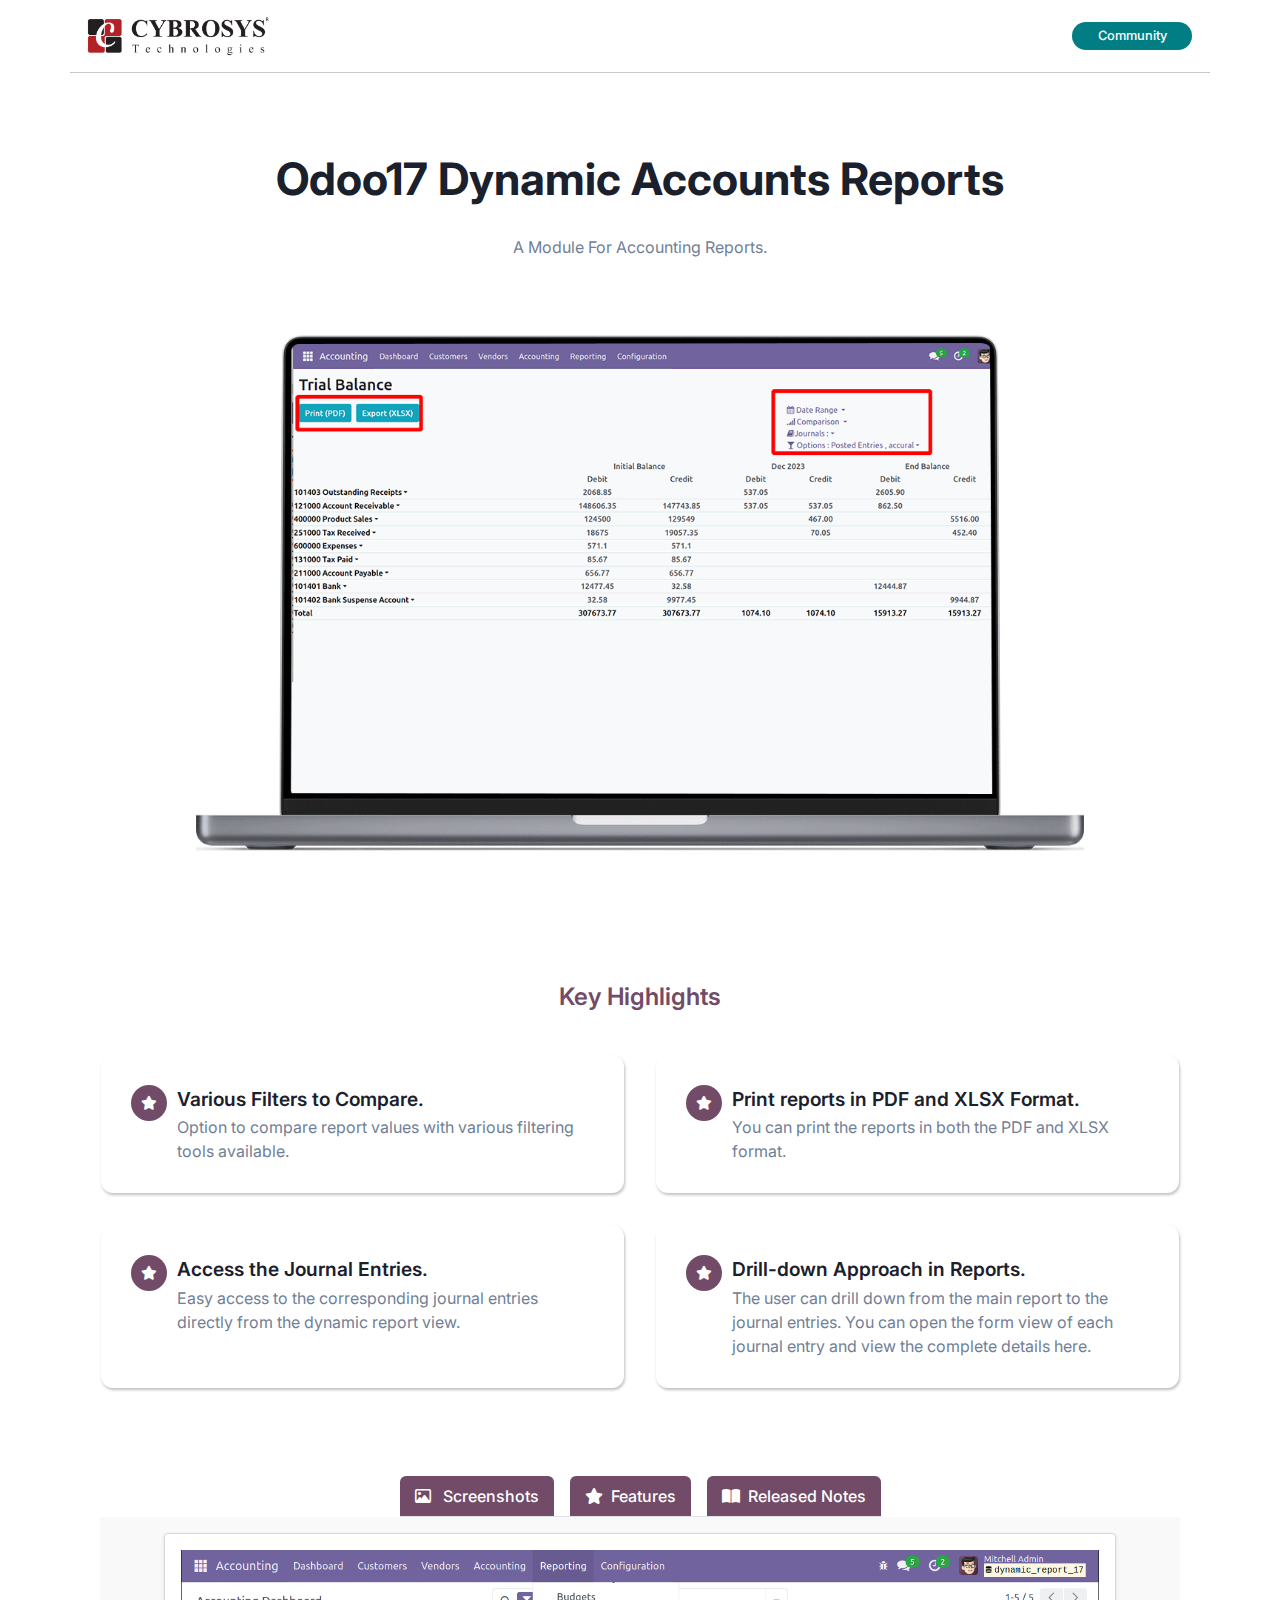
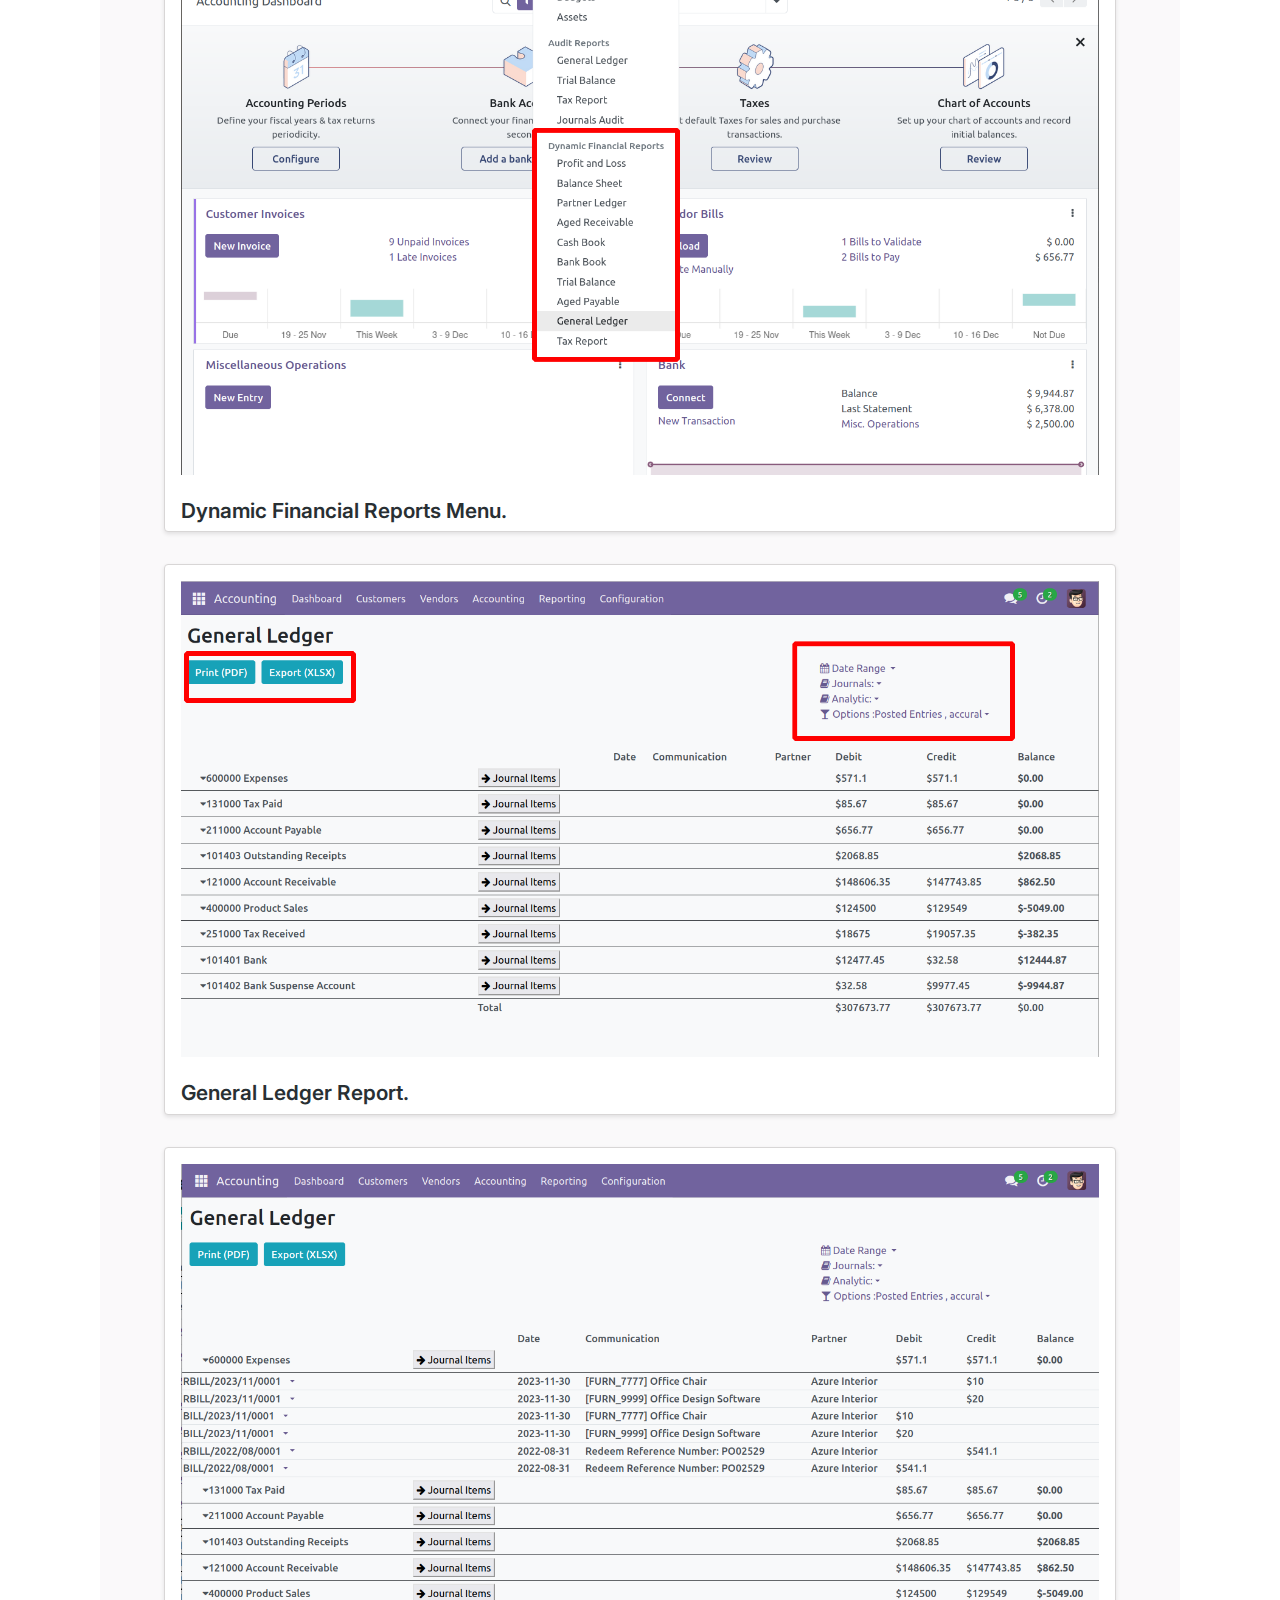
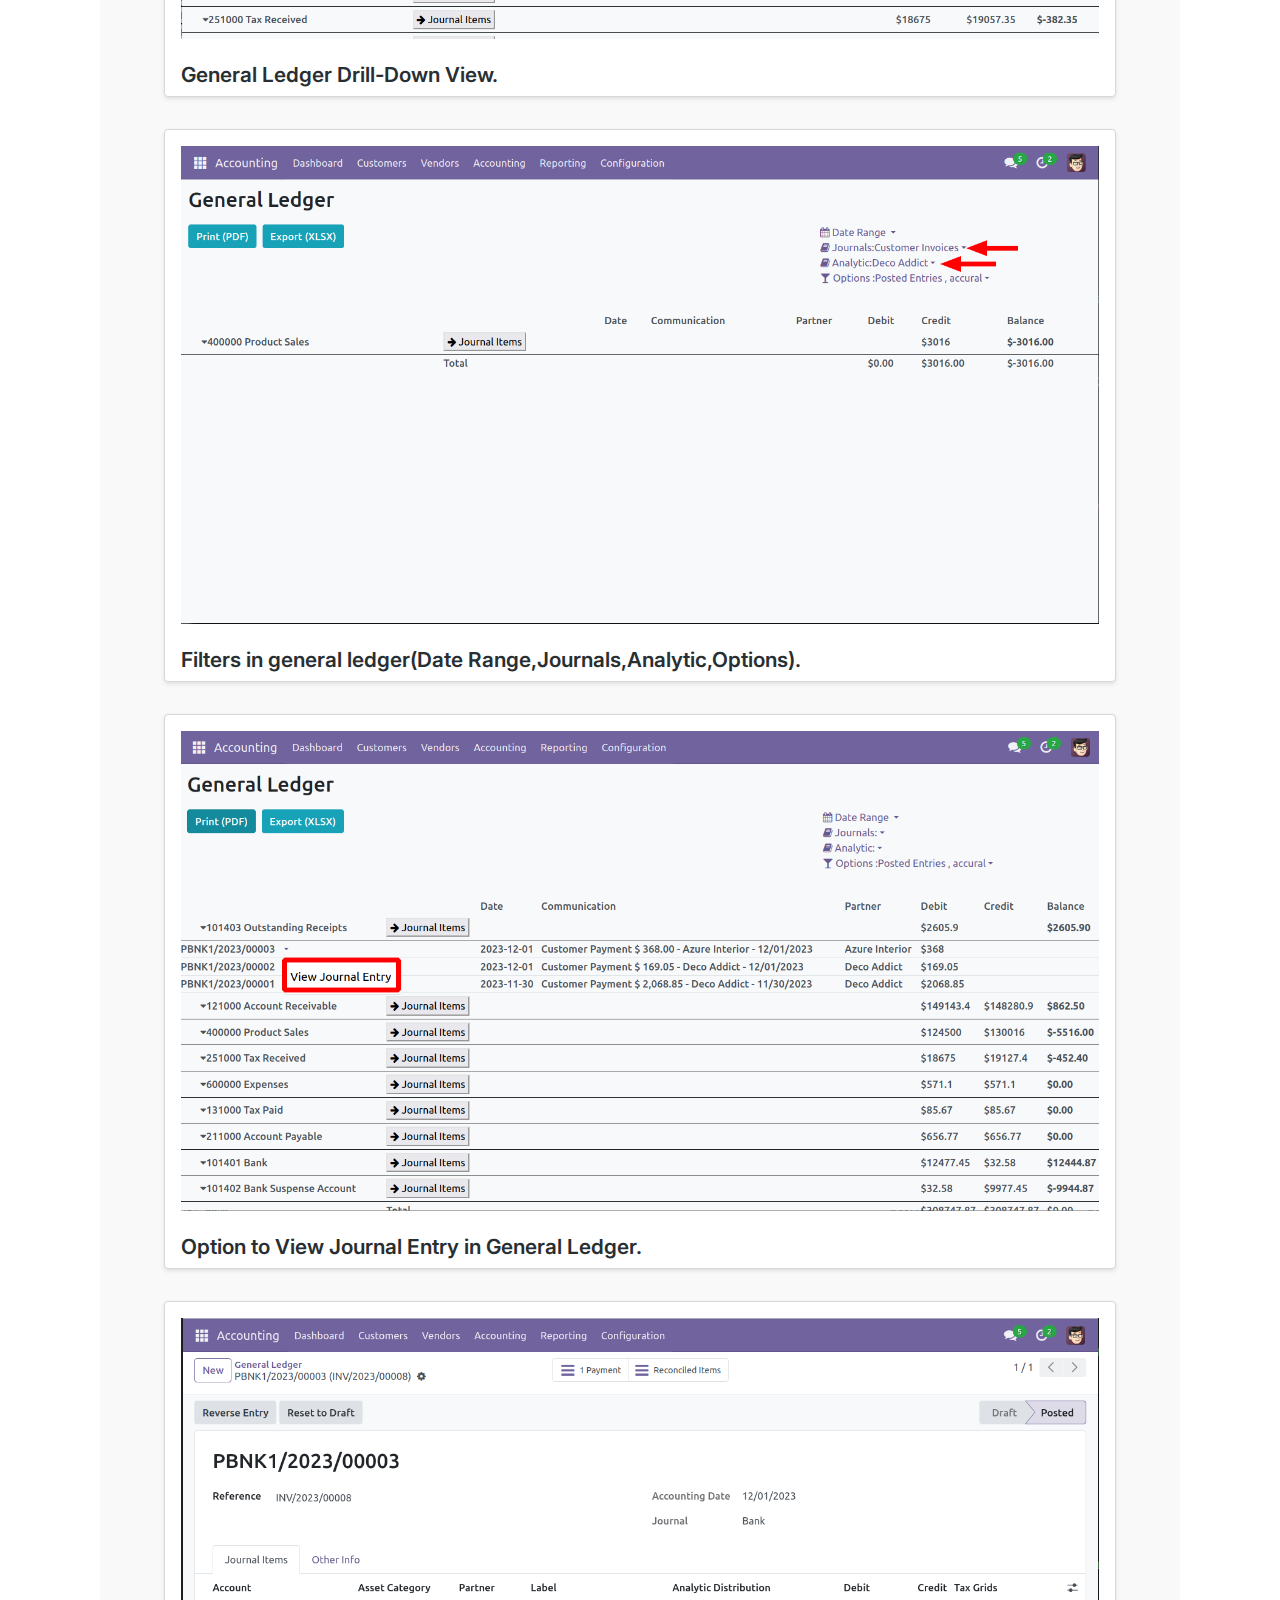
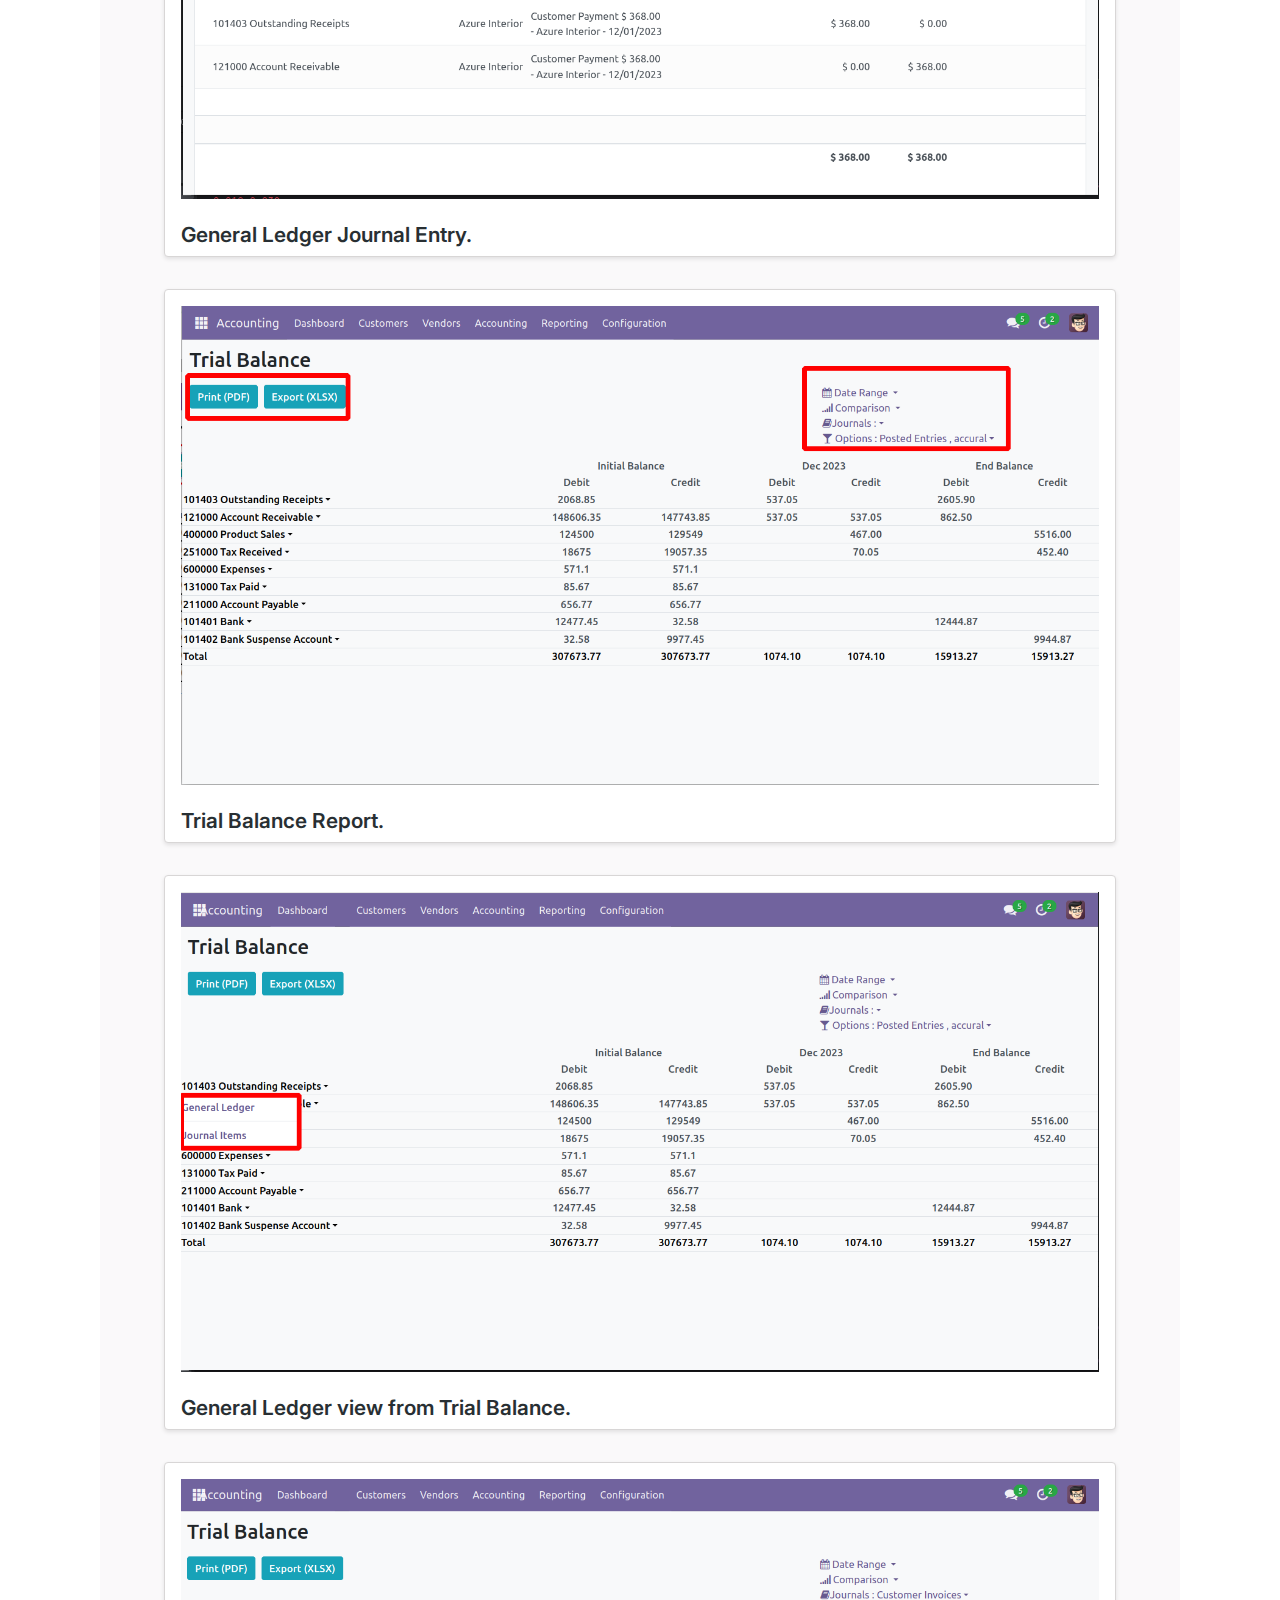
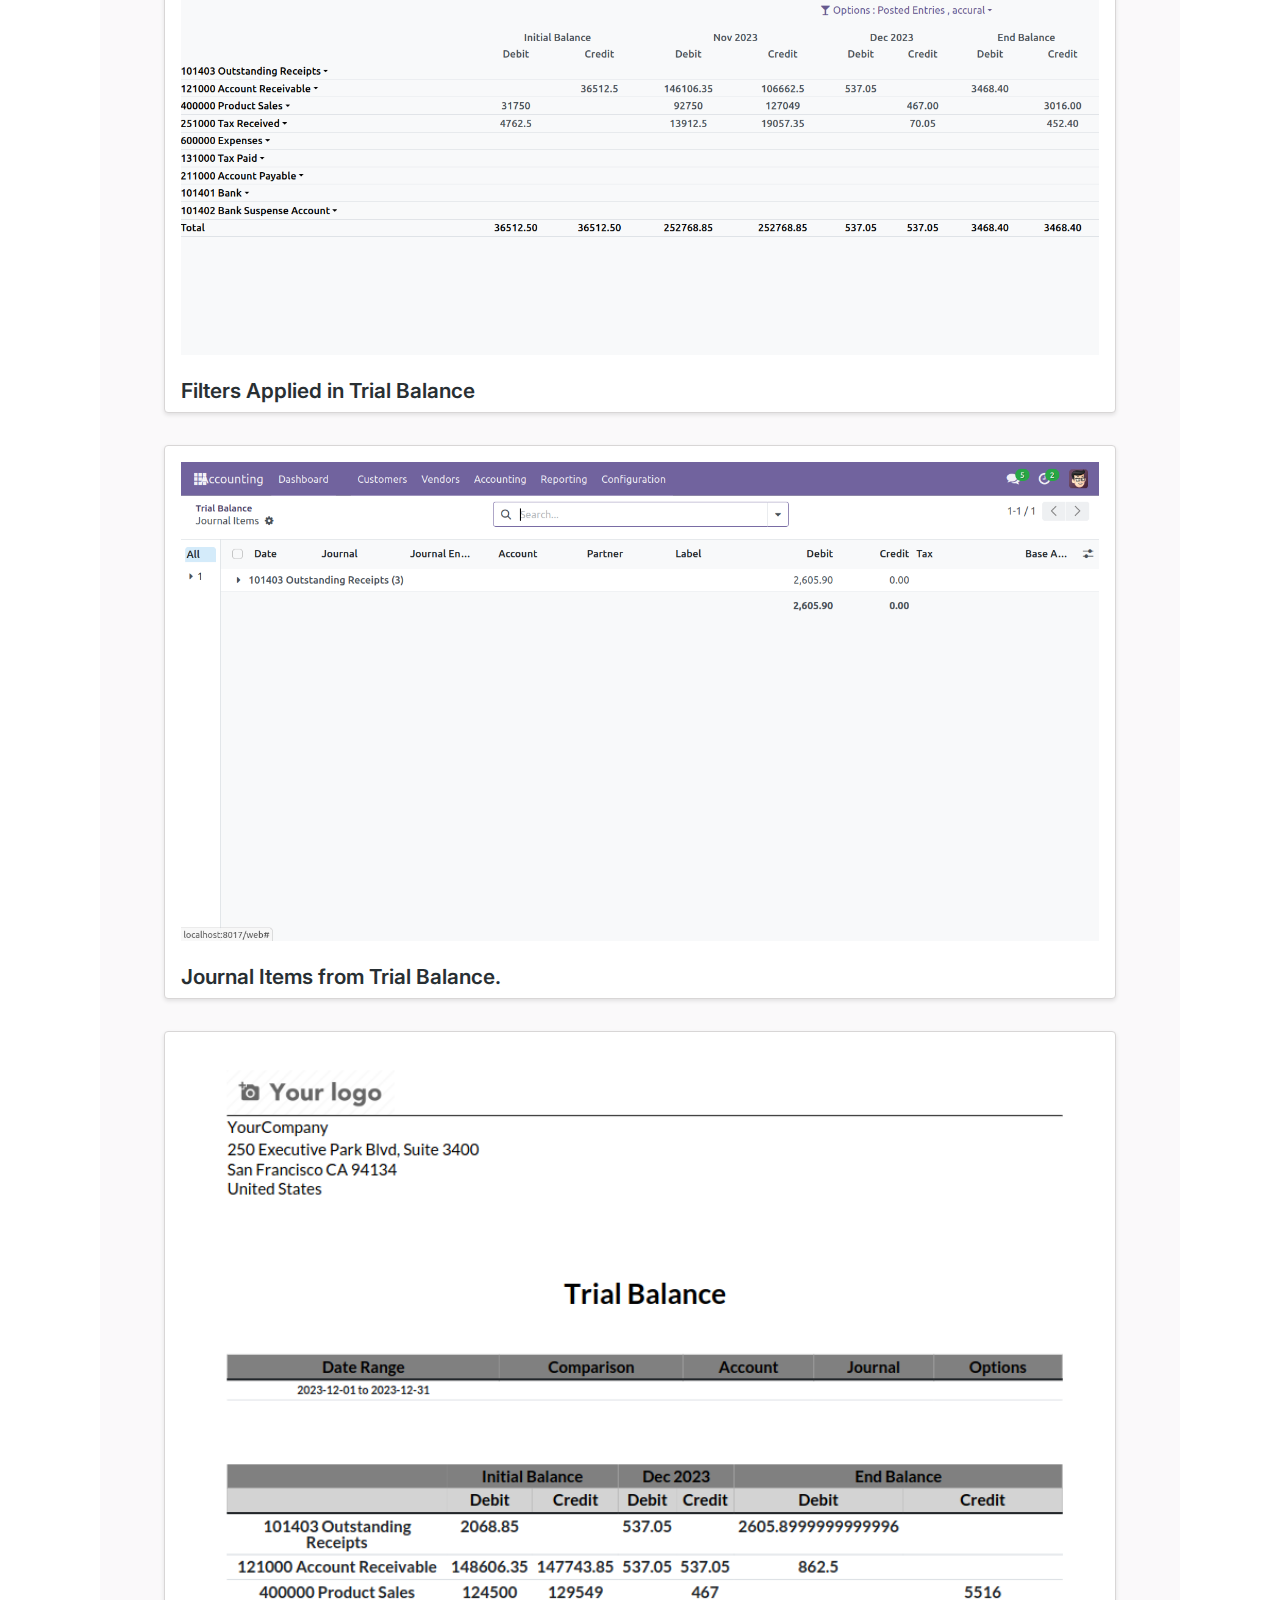
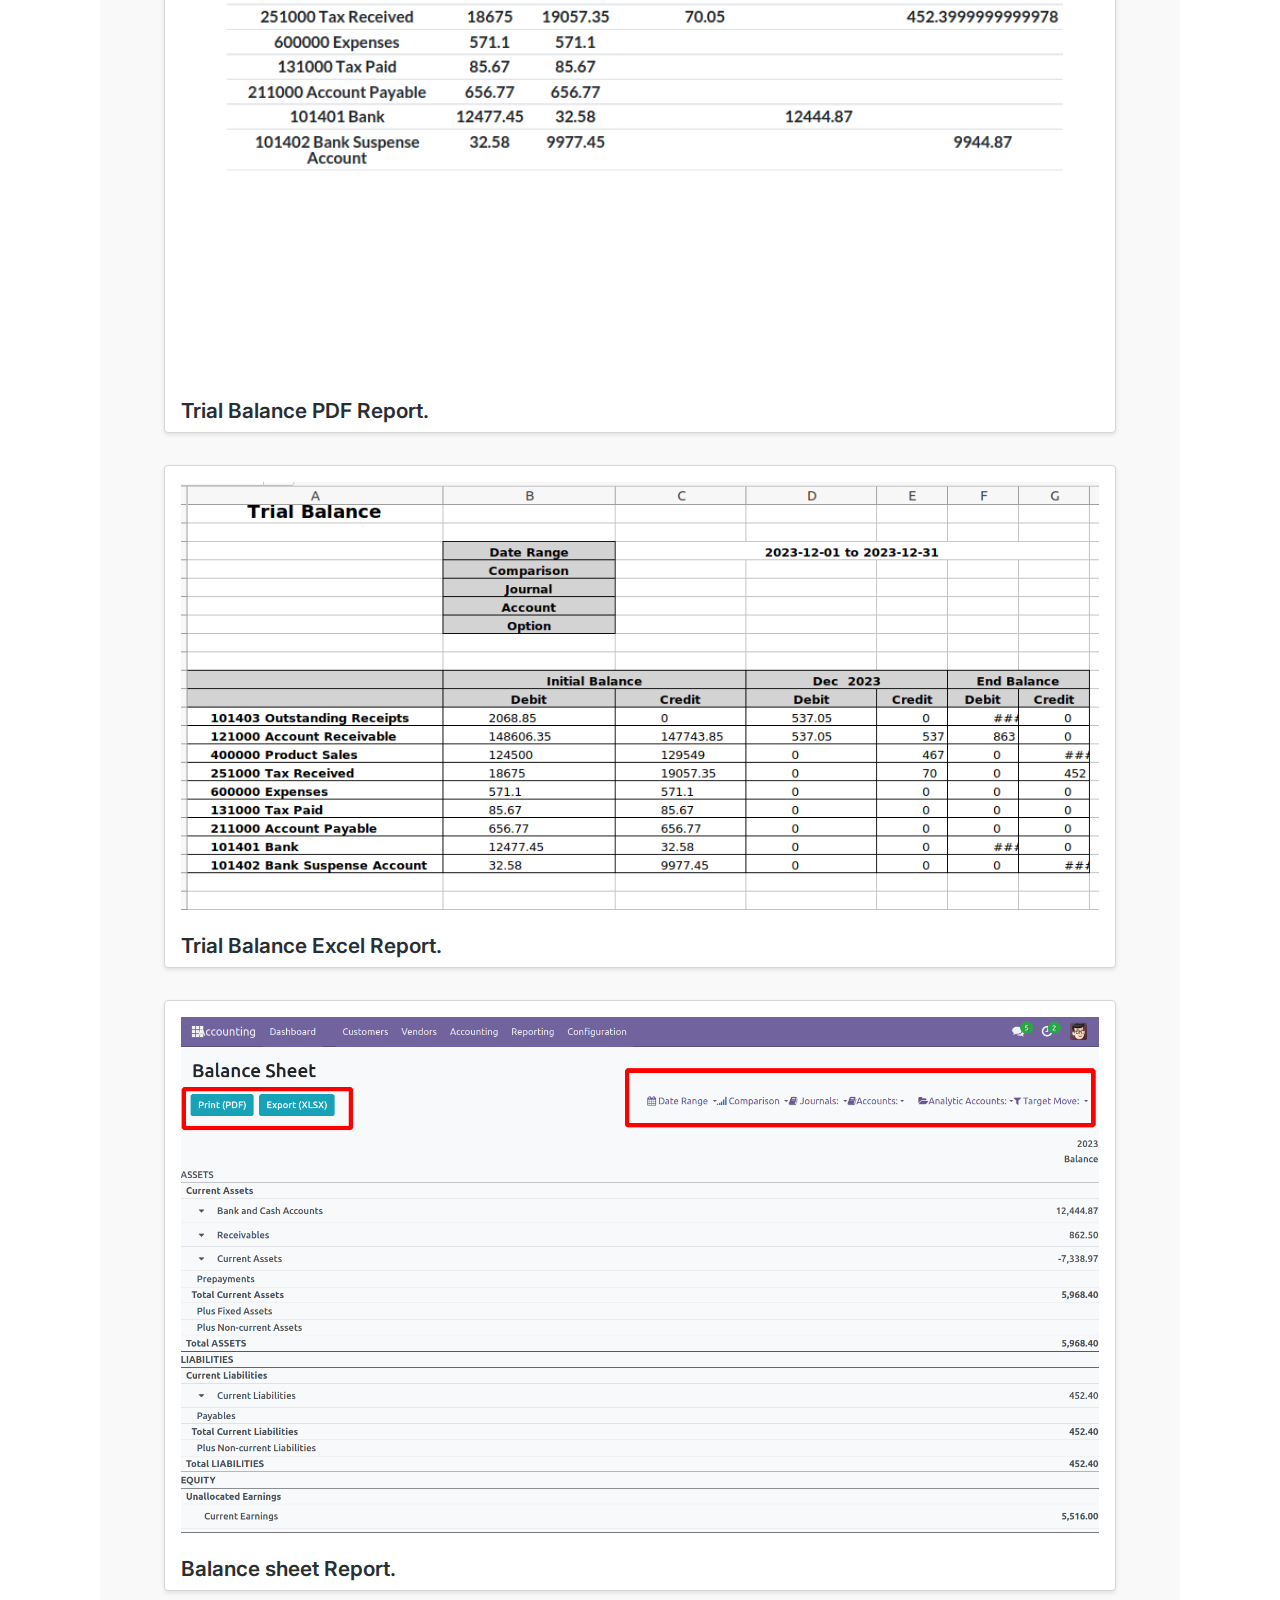
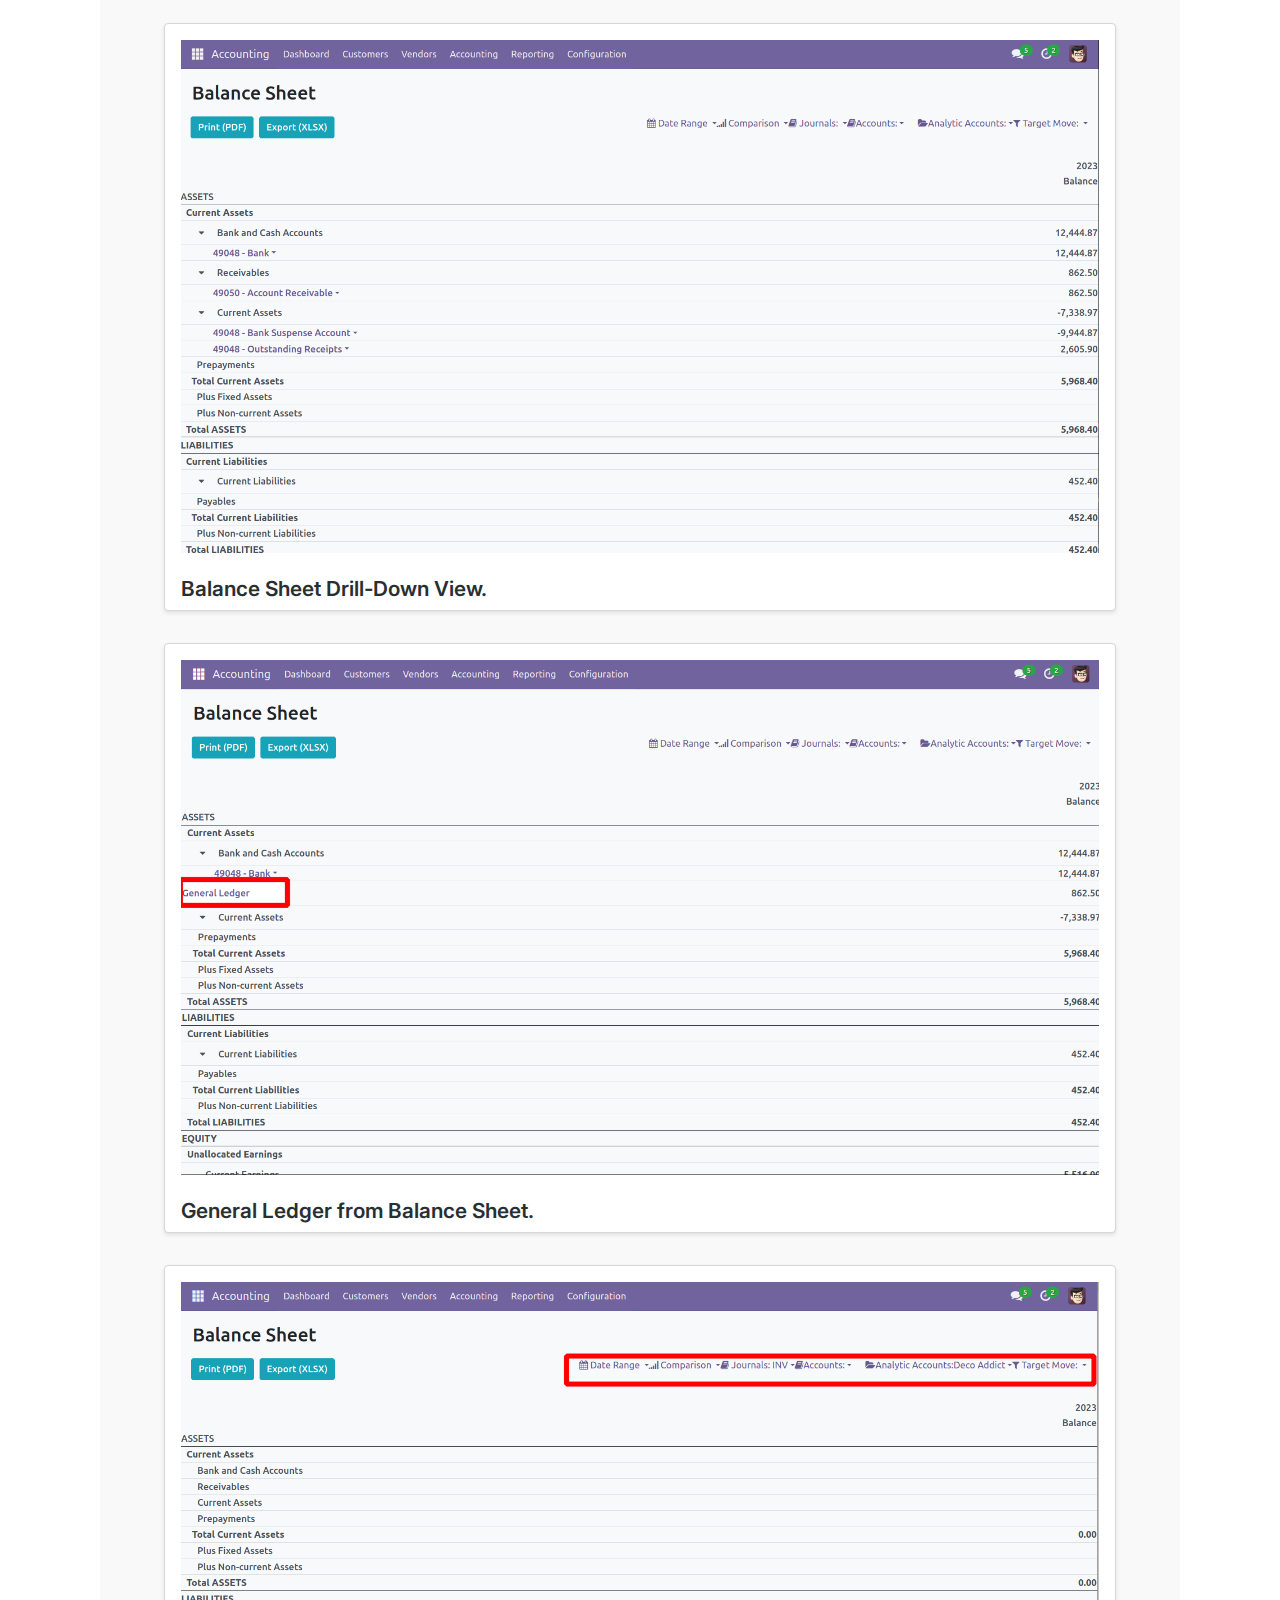
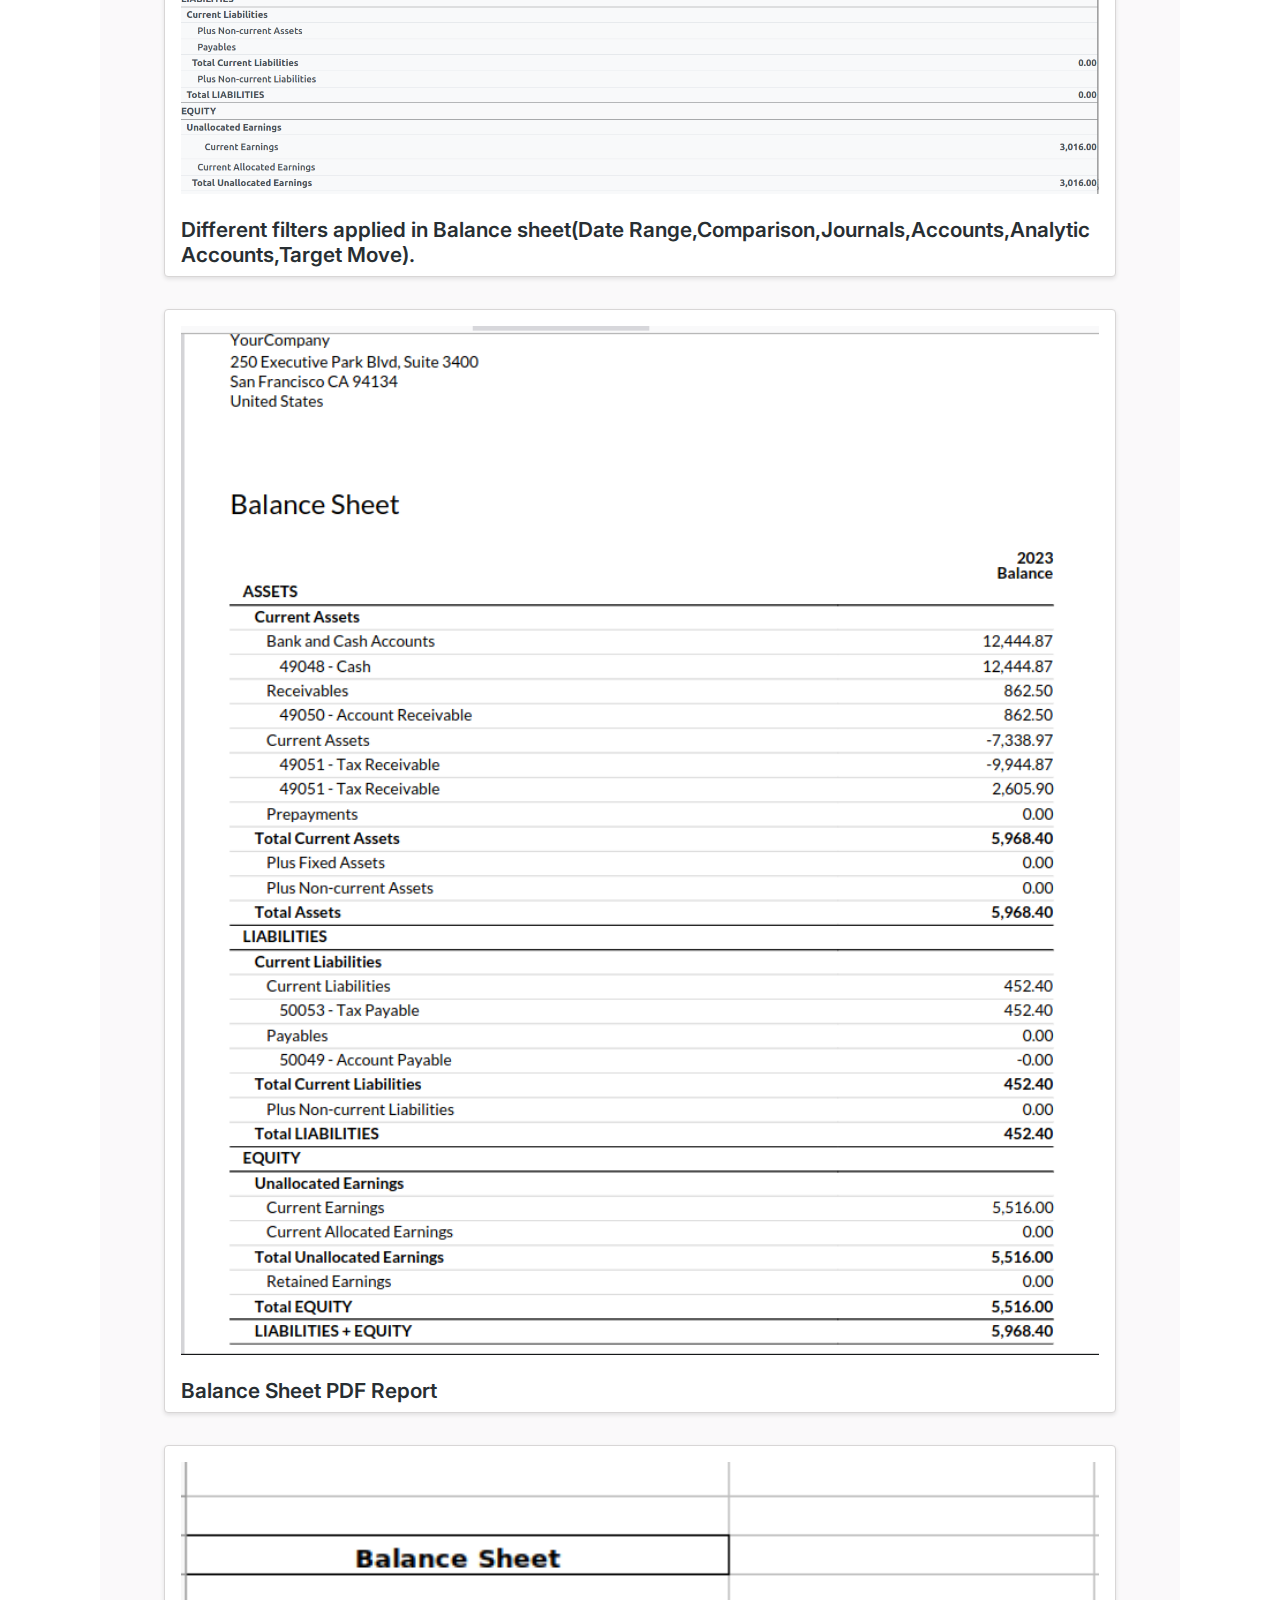
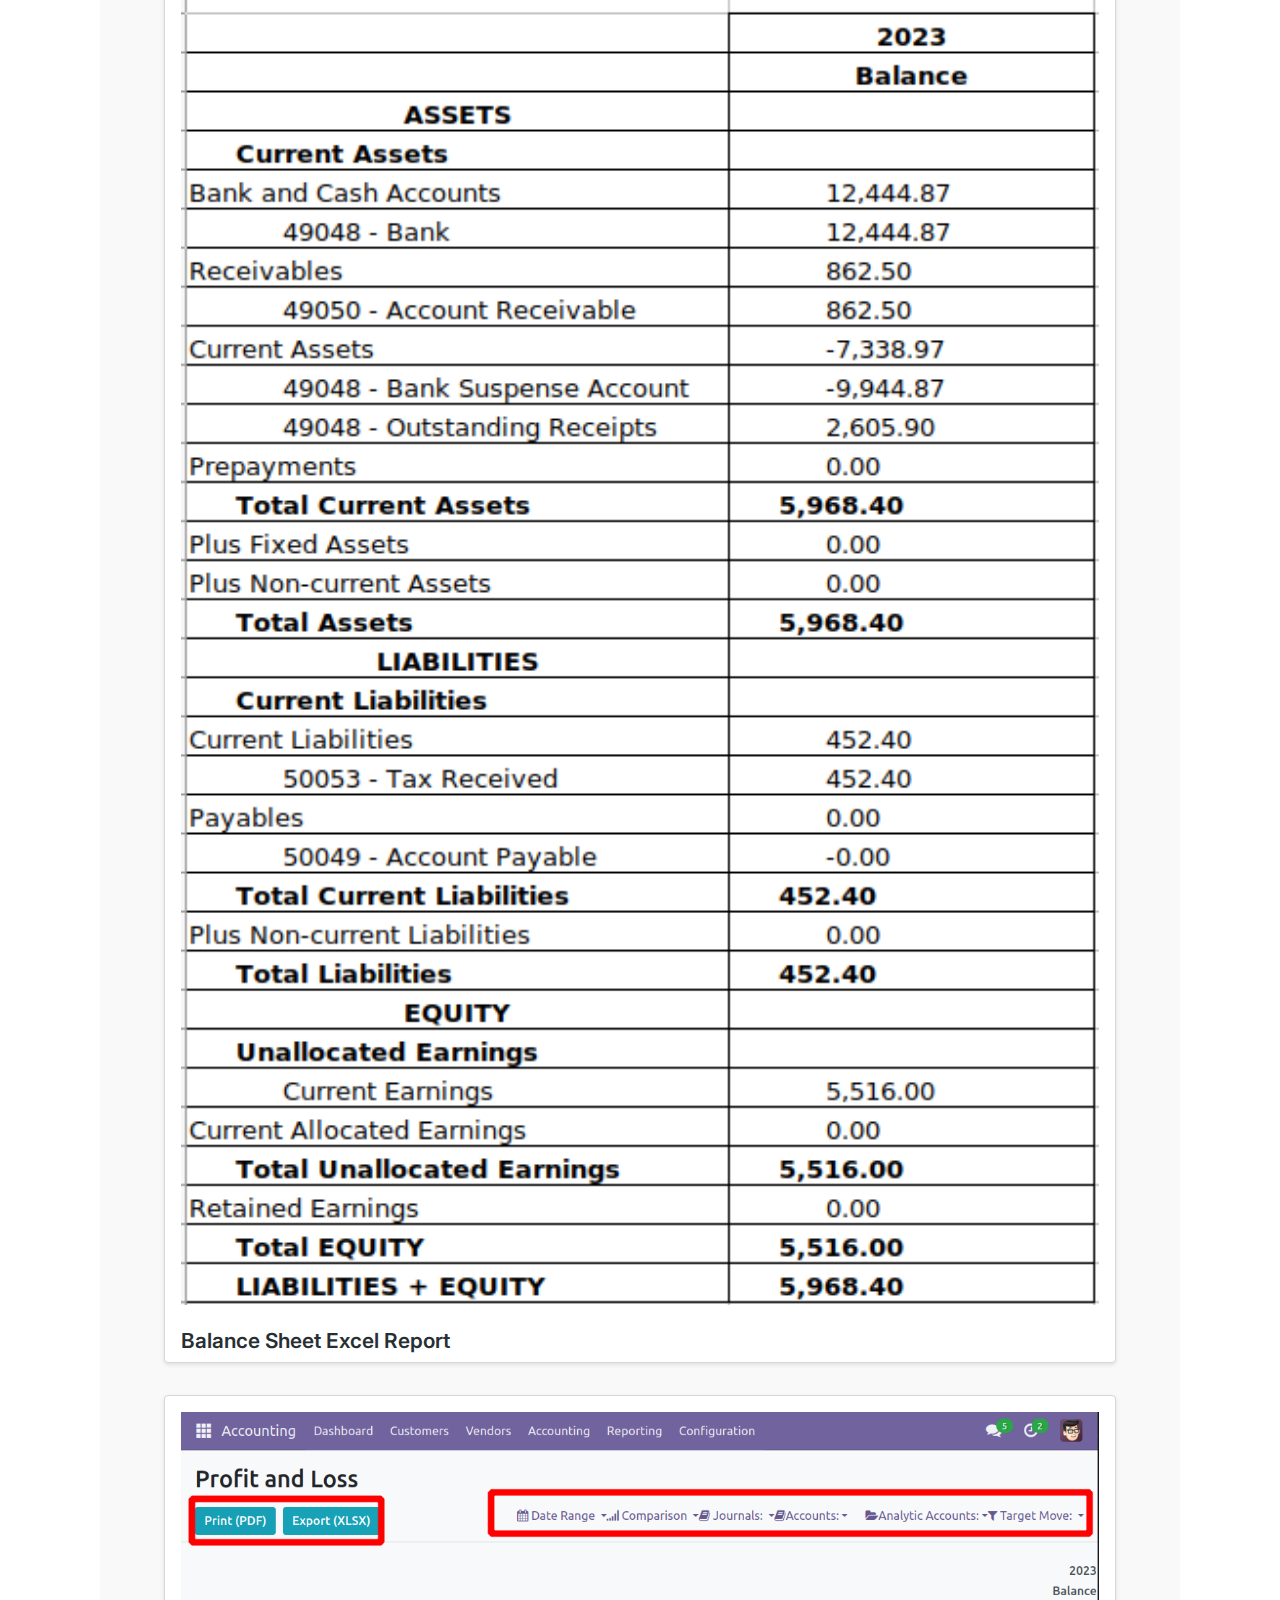
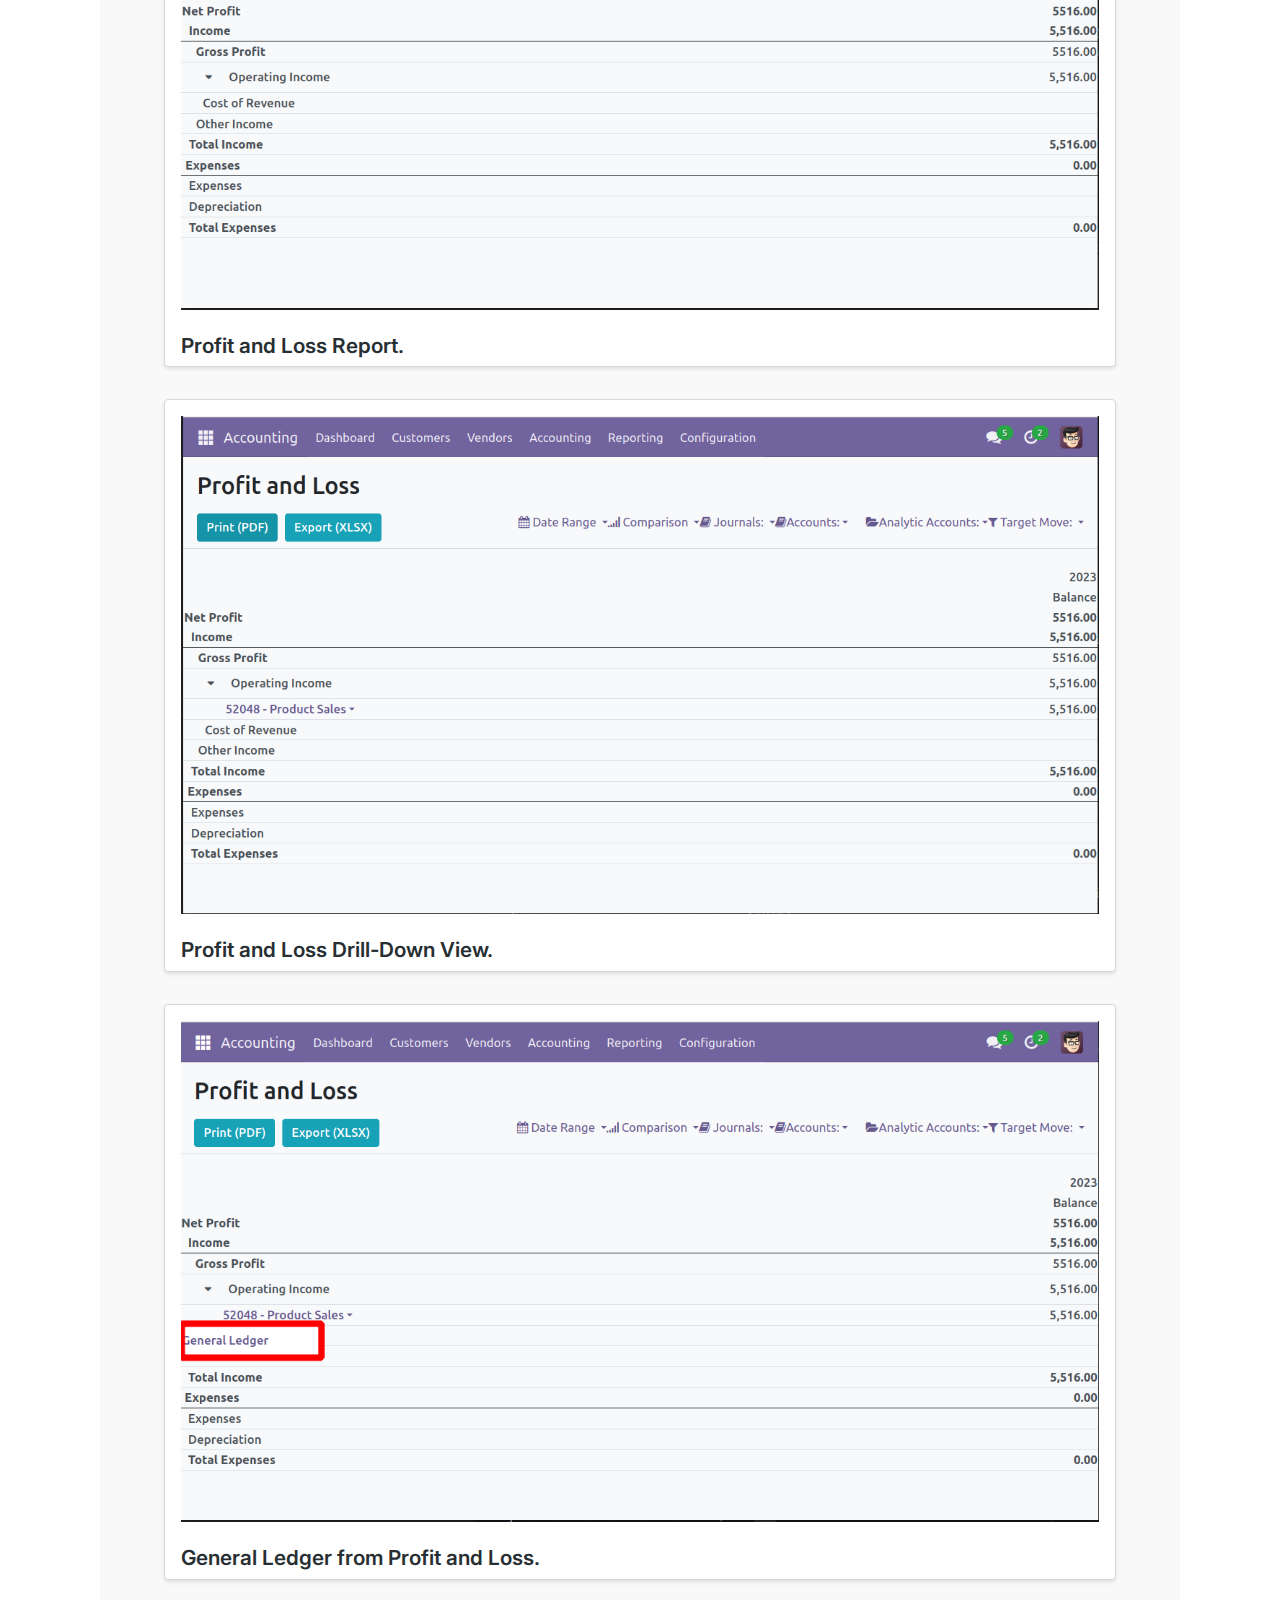
<file: dynamic_accounts_report/static/description/index.html>
<!DOCTYPE html>
<html lang="en">
<head>
    <meta charset="UTF-8">
    <meta name="viewport" content="width=device-width, initial-scale=1.0">
    <title>Odoo App 3 Index</title>
    <!-- Bootstrap CSS -->
    <link rel="stylesheet" href="https://cdn.jsdelivr.net/npm/bootstrap@4.0.0/dist/css/bootstrap.min.css"
        integrity="sha384-Gn5384xqQ1aoWXA+058RXPxPg6fy4IWvTNh0E263XmFcJlSAwiGgFAW/dAiS6JXm" crossorigin="anonymous">
    <link rel="stylesheet" href="https://cdnjs.cloudflare.com/ajax/libs/font-awesome/6.2.1/css/all.min.css">
    <link rel="preconnect" href="https://fonts.googleapis.com">
    <link rel="preconnect" href="https://fonts.gstatic.com" crossorigin>
    <link href="https://fonts.googleapis.com/css2?family=Inter:wght@400;500;600;700;800&display=swap" rel="stylesheet">
</head>
<body>
    <section>
        <div class="container" style="font-family: 'Inter', sans-serif !important;background-color: #fff !important;">
            <div class="row">
                <div class="col-sm-12 col-md-12 col-lg-12 d-flex justify-content-between flex-wrap align-items-sm-center"
                    style="border-bottom:1px solid rgba(0, 0, 0, 0.22)">
                    <div class="my-3">
                        <img src="assets/misc/Cybrosys R.png" style="width:auto !important; height:40px !important">
                    </div>
                    <div class="my-3 d-flex align-items-center">
                        <div class="text-center"
                            style="background-color:#017E84 !important;font-size: 0.8rem !important; color:#fff !important; font-weight:500 !important; padding:4px !important; margin:0 3px !important; border-radius:50px !important; min-width: 120px !important;">
                            Community
                        </div>
                    </div>
                </div>
            </div>
            <div class="row">
                <div class="col-sm-12 col-md-12 col-lg-12 text-center d-flex align-items-center flex-column"
                    style="margin: 80px 0px !important;">
                    <h1 style="font-size: 2.8rem;font-weight: 700; color: 
                    #1A202C;">
                        Odoo17 Dynamic Accounts  Reports</h1>
                    <p class="my-3 mb-4"
                        style="max-width: 80%; font-weight: 400 !important; line-height: 32px; color: #718096;">
                        A Module For Accounting Reports.
                    </p>
                    <div style="width: 80%; margin-top: 3rem;">
                        <img src="assets/screenshots/hero.gif" class="img-responsive" width="100%" height="auto">
                    </div>
                </div>
            </div>
            <div class="container mt-5 mb-5">
                <div class="col-lg-12 d-flex flex-column justify-content-center align-items-center mt-4">
                    <p class="m-0" style="font-weight: 600; font-size: 24px; color:#714b67 !important">Key Highlights
                    </p>
                </div>
                <div class="row py-4">
                    <div class="col-md-6 col-sm-12 p-3">
                        <div class="d-flex   h-100" style="padding: 30px;border-radius: 12px;
                                    background: #FFF;
                                    box-shadow: 1px 2px 3px 0px rgba(0, 0, 0, 0.25); ">
                            <div style="width: 36px; height: 36px; border-radius: 50%; background: #714B67;
                                    display: flex; justify-content: center; align-items: center;
                                    margin-right: 10px; flex-shrink: 0;">
                                <i class="fa-solid fa-star  " style="color: #fff;font-size:14px;"></i>
                            </div>
                            <div>
                                <p style="color: #1A202C;font-weight: 600; 
                                      font-size: 1.2rem; margin-bottom: 2px;">Various Filters to Compare.</p>
                                <p class="m-0" style="color:#718096">Option to compare report values with various filtering tools available.
                                </p>
                            </div>
                        </div>
                    </div>
                    <div class="col-md-6 col-sm-12 p-3">
                        <div class="d-flex   h-100" style="padding: 30px;border-radius: 12px;
                                    background: #FFF;
                                    box-shadow: 1px 2px 3px 0px rgba(0, 0, 0, 0.25); ">
                            <div style="width: 36px; height: 36px; border-radius: 50%; background: #714B67;
                                    display: flex; justify-content: center; align-items: center;
                                    margin-right: 10px; flex-shrink: 0;">
                                <i class="fa-solid fa-star  " style="color: #fff;font-size:14px;"></i>
                            </div>
                            <div>
                                <p style="color: #1A202C;font-weight: 600; 
                                      font-size: 1.2rem; margin-bottom: 2px;">Print reports in PDF and XLSX Format.</p>
                                <p class="m-0" style="color:#718096">You can print the reports in both the PDF and XLSX format.
                                </p>
                            </div>
                        </div>
                    </div>
                    <div class="col-md-6 col-sm-12 p-3">
                        <div class="d-flex   h-100" style="padding: 30px;border-radius: 12px;
                                    background: #FFF;
                                    box-shadow: 1px 2px 3px 0px rgba(0, 0, 0, 0.25); ">
                            <div style="width: 36px; height: 36px; border-radius: 50%; background: #714B67;
                                    display: flex; justify-content: center; align-items: center;
                                    margin-right: 10px; flex-shrink: 0;">
                                <i class="fa-solid fa-star  " style="color: #fff;font-size:14px;"></i>
                            </div>
                            <div>
                                <p style="color: #1A202C;font-weight: 600; 
                                      font-size: 1.2rem; margin-bottom: 2px;">Access the Journal Entries.</p>
                                <p class="m-0" style="color:#718096">Easy access to the corresponding journal entries directly from the dynamic report view.
                                </p>
                            </div>
                        </div>
                    </div>
                    <div class="col-md-6 col-sm-12 p-3">
                        <div class="d-flex   h-100" style="padding: 30px;border-radius: 12px;
                                    background: #FFF;
                                    box-shadow: 1px 2px 3px 0px rgba(0, 0, 0, 0.25); ">
                            <div style="width: 36px; height: 36px; border-radius: 50%; background: #714B67;
                                    display: flex; justify-content: center; align-items: center;
                                    margin-right: 10px; flex-shrink: 0; ">
                                <i class="fa-solid fa-star  " style="color: #fff;font-size:14px;"></i>
                            </div>
                            <div>
                                <p style="color: #1A202C;font-weight: 600; 
                                      font-size: 1.2rem; margin-bottom: 2px;">Drill-down Approach in Reports.</p>
                                <p class="m-0" style="color:#718096">The user can drill down from the main report to the journal entries. You can open the form view of each journal entry and view the complete details here.
                                </p>
                            </div>
                        </div>
                    </div>
                </div>
            </div>
            <div class="container rounded" >
                <ul class="nav nav-tabs d-flex" style="width: fit-content;margin: 0 auto;gap: 1rem;">
                    <li class="col text-center py-2 text-nowrap "
                        style="color: #fff; background-color: #714B67;border-radius: 6px 6px 0px 0px;"><a
                            class="active show" data-toggle="tab" href="#tab1"
                            style="color: #fff;font-weight: 500; background-color: #714B67; text-decoration: none;">
                            <i class="fa-regular fa-image  pr-2" style="color: #fff;"></i>
                            Screenshots</a></li>
                    <li class="col text-center py-2 text-nowrap "
                        style="color: #fff; background-color: #714B67;border-radius: 6px 6px 0px 0px;"><a
                            data-toggle="tab" href="#tab2"
                            style="color: #fff;font-weight: 500;  text-decoration: none;"><i
                                class="fa-solid fa-star  pr-2" style="color: #fff;"></i>Features</a></li>
                    <li class="col text-center py-2 text-nowrap "
                        style="color: #fff; background-color: #714B67;border-radius: 6px 6px 0px 0px;"><a
                            data-toggle="tab" href="#tab3"
                            style="color: #fff;font-weight: 500; text-decoration: none; background-color: #714B67;"><i
                                class="fa-solid fa-book-open  pr-2" style="color: #fff;"></i>Released Notes</a></li>
                </ul>
                <div class="tab-content" style="background-color: rgba(121, 113, 119, 0.04);">
                    <div id="tab1" class="tab-pane fade in active show">
                        <div class="col-lg-12 py-2" style="padding: 1rem 4rem !important;">
                            <div
                                style="border: 1px solid #d8d6d6; border-radius: 4px; background: #fff; box-shadow: 0 2px 4px rgba(0, 0, 0, 0.1);">
                                <div class="row justify-content-center p-3 w-100 m-0">
                                    <img src="assets/screenshots/1.png" class="img-responsive" width="100%" height="auto">
                                </div>
                                <div class="px-3">
                                    <h4 class="mt-2"
                                        style=" font-weight:600 !important; color:#282F33 !important; font-size:1.3rem !important">
                                        Dynamic Financial Reports Menu.</h4>
                                </div>
                            </div>
                        </div>
                        <div class="col-lg-12 py-2" style="padding: 1rem 4rem !important;">
                            <div
                                style="border: 1px solid #d8d6d6; border-radius: 4px;  background: #fff; box-shadow: 0 2px 4px rgba(0, 0, 0, 0.1);">
                                <div class="row justify-content-center p-3 w-100 m-0">
                                    <img src="assets/screenshots/2.png" class="img-responsive" width="100%" height="auto">
                                </div>
                                <div class="px-3">
                                    <h4 class="mt-2"
                                        style=" font-weight:600 !important; color:#282F33 !important; font-size:1.3rem !important">
                                        General Ledger Report.</h4>
                                </div>
                            </div>
                        </div>
                        <div class="col-lg-12 py-2" style="padding: 1rem 4rem !important;">
                            <div
                                style="border: 1px solid #d8d6d6; border-radius: 4px;  background: #fff; box-shadow: 0 2px 4px rgba(0, 0, 0, 0.1);">
                                <div class="row justify-content-center p-3 w-100 m-0">
                                    <img src="assets/screenshots/3.png" class="img-responsive" width="100%" height="auto">
                                </div>
                                <div class="px-3">
                                    <h4 class="mt-2"
                                        style=" font-weight:600 !important; color:#282F33 !important; font-size:1.3rem !important">
                                        General Ledger Drill-Down View.</h4>
                                </div>
                            </div>
                        </div>
                        <div class="col-lg-12 py-2" style="padding: 1rem 4rem !important;">
                            <div
                                style="border: 1px solid #d8d6d6; border-radius: 4px;  background: #fff; box-shadow: 0 2px 4px rgba(0, 0, 0, 0.1);">
                                <div class="row justify-content-center p-3 w-100 m-0">
                                    <img src="assets/screenshots/4.png" class="img-responsive" width="100%" height="auto">
                                </div>
                                <div class="px-3">
                                    <h4 class="mt-2"
                                        style=" font-weight:600 !important; color:#282F33 !important; font-size:1.3rem !important">
                                        Filters in general ledger(Date Range,Journals,Analytic,Options).</h4>
                                </div>
                            </div>
                        </div>
                        <div class="col-lg-12 py-2" style="padding: 1rem 4rem !important;">
                            <div
                                style="border: 1px solid #d8d6d6; border-radius: 4px;  background: #fff; box-shadow: 0 2px 4px rgba(0, 0, 0, 0.1);">
                                <div class="row justify-content-center p-3 w-100 m-0">
                                    <img src="assets/screenshots/5.png" class="img-responsive" width="100%" height="auto">
                                </div>
                                <div class="px-3">
                                    <h4 class="mt-2"
                                        style=" font-weight:600 !important; color:#282F33 !important; font-size:1.3rem !important">
                                        Option to View Journal Entry in General Ledger.</h4>
                                </div>
                            </div>
                        </div>
                        <div class="col-lg-12 py-2" style="padding: 1rem 4rem !important;">
                            <div
                                style="border: 1px solid #d8d6d6; border-radius: 4px;  background: #fff; box-shadow: 0 2px 4px rgba(0, 0, 0, 0.1);">
                                <div class="row justify-content-center p-3 w-100 m-0">
                                    <img src="assets/screenshots/6.png" class="img-responsive" width="100%" height="auto">
                                </div>
                                <div class="px-3">
                                    <h4 class="mt-2"
                                        style=" font-weight:600 !important; color:#282F33 !important; font-size:1.3rem !important">
                                        General Ledger Journal Entry.</h4>
                                </div>
                            </div>
                        </div>
                        <div class="col-lg-12 py-2" style="padding: 1rem 4rem !important;">
                            <div
                                style="border: 1px solid #d8d6d6; border-radius: 4px;  background: #fff; box-shadow: 0 2px 4px rgba(0, 0, 0, 0.1);">
                                <div class="row justify-content-center p-3 w-100 m-0">
                                    <img src="assets/screenshots/7.png" class="img-responsive" width="100%" height="auto">
                                </div>
                                <div class="px-3">
                                    <h4 class="mt-2"
                                        style=" font-weight:600 !important; color:#282F33 !important; font-size:1.3rem !important">
                                        Trial Balance Report.</h4>
                                </div>
                            </div>
                        </div>
                        <div class="col-lg-12 py-2" style="padding: 1rem 4rem !important;">
                            <div
                                style="border: 1px solid #d8d6d6; border-radius: 4px;  background: #fff; box-shadow: 0 2px 4px rgba(0, 0, 0, 0.1);">
                                <div class="row justify-content-center p-3 w-100 m-0">
                                    <img src="assets/screenshots/8.png" class="img-responsive" width="100%" height="auto">
                                </div>
                                <div class="px-3">
                                    <h4 class="mt-2"
                                        style=" font-weight:600 !important; color:#282F33 !important; font-size:1.3rem !important">
                                        General Ledger view from Trial Balance.</h4>
                                </div>
                            </div>
                        </div>

                        <div class="col-lg-12 py-2" style="padding: 1rem 4rem !important;">
                            <div
                                style="border: 1px solid #d8d6d6; border-radius: 4px;  background: #fff; box-shadow: 0 2px 4px rgba(0, 0, 0, 0.1);">
                                <div class="row justify-content-center p-3 w-100 m-0">
                                    <img src="assets/screenshots/9.png" class="img-responsive" width="100%" height="auto">
                                </div>
                                <div class="px-3">
                                    <h4 class="mt-2"
                                        style=" font-weight:600 !important; color:#282F33 !important; font-size:1.3rem !important">
                                        Filters Applied in Trial Balance</h4>
                                </div>
                            </div>
                        </div>
                        <div class="col-lg-12 py-2" style="padding: 1rem 4rem !important;">
                            <div
                                style="border: 1px solid #d8d6d6; border-radius: 4px;  background: #fff; box-shadow: 0 2px 4px rgba(0, 0, 0, 0.1);">
                                <div class="row justify-content-center p-3 w-100 m-0">
                                    <img src="assets/screenshots/10.png" class="img-responsive" width="100%" height="auto">
                                </div>
                                <div class="px-3">
                                    <h4 class="mt-2"
                                        style=" font-weight:600 !important; color:#282F33 !important; font-size:1.3rem !important">
                                        Journal Items from Trial Balance.</h4>
                                </div>
                            </div>
                        </div>
                        <div class="col-lg-12 py-2" style="padding: 1rem 4rem !important;">
                            <div
                                style="border: 1px solid #d8d6d6; border-radius: 4px;  background: #fff; box-shadow: 0 2px 4px rgba(0, 0, 0, 0.1);">
                                <div class="row justify-content-center p-3 w-100 m-0">
                                    <img src="assets/screenshots/11.png" class="img-responsive" width="100%" height="auto">
                                </div>
                                <div class="px-3">
                                    <h4 class="mt-2"
                                        style=" font-weight:600 !important; color:#282F33 !important; font-size:1.3rem !important">
                                        Trial Balance PDF Report.</h4>
                                </div>
                            </div>
                        </div>
                        <div class="col-lg-12 py-2" style="padding: 1rem 4rem !important;">
                            <div
                                style="border: 1px solid #d8d6d6; border-radius: 4px;  background: #fff; box-shadow: 0 2px 4px rgba(0, 0, 0, 0.1);">
                                <div class="row justify-content-center p-3 w-100 m-0">
                                    <img src="assets/screenshots/12.png" class="img-responsive" width="100%" height="auto">
                                </div>
                                <div class="px-3">
                                    <h4 class="mt-2"
                                        style=" font-weight:600 !important; color:#282F33 !important; font-size:1.3rem !important">
                                        Trial Balance Excel Report.</h4>
                                </div>
                            </div>
                        </div>
                        <div class="col-lg-12 py-2" style="padding: 1rem 4rem !important;">
                            <div
                                style="border: 1px solid #d8d6d6; border-radius: 4px;  background: #fff; box-shadow: 0 2px 4px rgba(0, 0, 0, 0.1);">
                                <div class="row justify-content-center p-3 w-100 m-0">
                                    <img src="assets/screenshots/13.png" class="img-responsive" width="100%" height="auto">
                                </div>
                                <div class="px-3">
                                    <h4 class="mt-2"
                                        style=" font-weight:600 !important; color:#282F33 !important; font-size:1.3rem !important">
                                        Balance sheet Report.</h4>
                                </div>
                            </div>
                        </div>
                        <div class="col-lg-12 py-2" style="padding: 1rem 4rem !important;">
                            <div
                                style="border: 1px solid #d8d6d6; border-radius: 4px;  background: #fff; box-shadow: 0 2px 4px rgba(0, 0, 0, 0.1);">
                                <div class="row justify-content-center p-3 w-100 m-0">
                                    <img src="assets/screenshots/14.png" class="img-responsive" width="100%" height="auto">
                                </div>
                                <div class="px-3">
                                    <h4 class="mt-2"
                                        style=" font-weight:600 !important; color:#282F33 !important; font-size:1.3rem !important">
                                        Balance Sheet Drill-Down View.</h4>
                                </div>
                            </div>
                        </div>
                        <div class="col-lg-12 py-2" style="padding: 1rem 4rem !important;">
                            <div
                                style="border: 1px solid #d8d6d6; border-radius: 4px;  background: #fff; box-shadow: 0 2px 4px rgba(0, 0, 0, 0.1);">
                                <div class="row justify-content-center p-3 w-100 m-0">
                                    <img src="assets/screenshots/15.png" class="img-responsive" width="100%" height="auto">
                                </div>
                                <div class="px-3">
                                    <h4 class="mt-2"
                                        style=" font-weight:600 !important; color:#282F33 !important; font-size:1.3rem !important">
                                        General Ledger from Balance Sheet.</h4>
                                </div>
                            </div>
                        </div>
                        <div class="col-lg-12 py-2" style="padding: 1rem 4rem !important;">
                            <div
                                style="border: 1px solid #d8d6d6; border-radius: 4px;  background: #fff; box-shadow: 0 2px 4px rgba(0, 0, 0, 0.1);">
                                <div class="row justify-content-center p-3 w-100 m-0">
                                    <img src="assets/screenshots/16.png" class="img-responsive" width="100%" height="auto">
                                </div>
                                <div class="px-3">
                                    <h4 class="mt-2"
                                        style=" font-weight:600 !important; color:#282F33 !important; font-size:1.3rem !important">
                                        Different filters applied in Balance sheet(Date Range,Comparison,Journals,Accounts,Analytic Accounts,Target Move).</h4>
                                </div>
                            </div>
                        </div>
                        <div class="col-lg-12 py-2" style="padding: 1rem 4rem !important;">
                            <div
                                style="border: 1px solid #d8d6d6; border-radius: 4px;  background: #fff; box-shadow: 0 2px 4px rgba(0, 0, 0, 0.1);">
                                <div class="row justify-content-center p-3 w-100 m-0">
                                    <img src="assets/screenshots/17.png" class="img-responsive" width="100%" height="auto">
                                </div>
                                <div class="px-3">
                                    <h4 class="mt-2"
                                        style=" font-weight:600 !important; color:#282F33 !important; font-size:1.3rem !important">
                                        Balance Sheet PDF Report</h4>
                                </div>
                            </div>
                        </div>
                        <div class="col-lg-12 py-2" style="padding: 1rem 4rem !important;">
                            <div
                                style="border: 1px solid #d8d6d6; border-radius: 4px;  background: #fff; box-shadow: 0 2px 4px rgba(0, 0, 0, 0.1);">
                                <div class="row justify-content-center p-3 w-100 m-0">
                                    <img src="assets/screenshots/18.png" class="img-responsive" width="100%" height="auto">
                                </div>
                                <div class="px-3">
                                    <h4 class="mt-2"
                                        style=" font-weight:600 !important; color:#282F33 !important; font-size:1.3rem !important">
                                        Balance Sheet Excel Report</h4>
                                </div>
                            </div>
                        </div>
                        <div class="col-lg-12 py-2" style="padding: 1rem 4rem !important;">
                            <div
                                style="border: 1px solid #d8d6d6; border-radius: 4px;  background: #fff; box-shadow: 0 2px 4px rgba(0, 0, 0, 0.1);">
                                <div class="row justify-content-center p-3 w-100 m-0">
                                    <img src="assets/screenshots/19.png" class="img-responsive" width="100%" height="auto">
                                </div>
                                <div class="px-3">
                                    <h4 class="mt-2"
                                        style=" font-weight:600 !important; color:#282F33 !important; font-size:1.3rem !important">
                                        Profit and Loss Report.</h4>
                                </div>
                            </div>
                        </div>
                        <div class="col-lg-12 py-2" style="padding: 1rem 4rem !important;">
                            <div
                                style="border: 1px solid #d8d6d6; border-radius: 4px;  background: #fff; box-shadow: 0 2px 4px rgba(0, 0, 0, 0.1);">
                                <div class="row justify-content-center p-3 w-100 m-0">
                                    <img src="assets/screenshots/20.png" class="img-responsive" width="100%" height="auto">
                                </div>
                                <div class="px-3">
                                    <h4 class="mt-2"
                                        style=" font-weight:600 !important; color:#282F33 !important; font-size:1.3rem !important">
                                        Profit and Loss Drill-Down View.</h4>
                                </div>
                            </div>
                        </div>
                        <div class="col-lg-12 py-2" style="padding: 1rem 4rem !important;">
                            <div
                                style="border: 1px solid #d8d6d6; border-radius: 4px;  background: #fff; box-shadow: 0 2px 4px rgba(0, 0, 0, 0.1);">
                                <div class="row justify-content-center p-3 w-100 m-0">
                                    <img src="assets/screenshots/21.png" class="img-responsive" width="100%" height="auto">
                                </div>
                                <div class="px-3">
                                    <h4 class="mt-2"
                                        style=" font-weight:600 !important; color:#282F33 !important; font-size:1.3rem !important">
                                        General Ledger from Profit and Loss.</h4>
                                </div>
                            </div>
                        </div>
                        <div class="col-lg-12 py-2" style="padding: 1rem 4rem !important;">
                            <div
                                style="border: 1px solid #d8d6d6; border-radius: 4px;  background: #fff; box-shadow: 0 2px 4px rgba(0, 0, 0, 0.1);">
                                <div class="row justify-content-center p-3 w-100 m-0">
                                    <img src="assets/screenshots/22.png" class="img-responsive" width="100%" height="auto">
                                </div>
                                <div class="px-3">
                                    <h4 class="mt-2"
                                        style=" font-weight:600 !important; color:#282F33 !important; font-size:1.3rem !important">
                                        Different filters applied in Profit and Loss(Date Range,Comparison,Journals,Accounts,Analytic Accounts,Target Move).</h4>
                                </div>
                            </div>
                        </div>
                        <div class="col-lg-12 py-2" style="padding: 1rem 4rem !important;">
                            <div
                                style="border: 1px solid #d8d6d6; border-radius: 4px;  background: #fff; box-shadow: 0 2px 4px rgba(0, 0, 0, 0.1);">
                                <div class="row justify-content-center p-3 w-100 m-0">
                                    <img src="assets/screenshots/23.png" class="img-responsive" width="100%" height="auto">
                                </div>
                                <div class="px-3">
                                    <h4 class="mt-2"
                                        style=" font-weight:600 !important; color:#282F33 !important; font-size:1.3rem !important">
                                        Profit and Loss PDF Report</h4>
                                </div>
                            </div>
                        </div>
                        <div class="col-lg-12 py-2" style="padding: 1rem 4rem !important;">
                            <div
                                style="border: 1px solid #d8d6d6; border-radius: 4px;  background: #fff; box-shadow: 0 2px 4px rgba(0, 0, 0, 0.1);">
                                <div class="row justify-content-center p-3 w-100 m-0">
                                    <img src="assets/screenshots/24.png" class="img-responsive" width="100%" height="auto">
                                </div>
                                <div class="px-3">
                                    <h4 class="mt-2"
                                        style=" font-weight:600 !important; color:#282F33 !important; font-size:1.3rem !important">
                                        Profit and Loss Excel Report</h4>
                                </div>
                            </div>
                        </div>
                        <div class="col-lg-12 py-2" style="padding: 1rem 4rem !important;">
                            <div
                                style="border: 1px solid #d8d6d6; border-radius: 4px;  background: #fff; box-shadow: 0 2px 4px rgba(0, 0, 0, 0.1);">
                                <div class="row justify-content-center p-3 w-100 m-0">
                                    <img src="assets/screenshots/25.png" class="img-responsive" width="100%" height="auto">
                                </div>
                                <div class="px-3">
                                    <h4 class="mt-2"
                                        style=" font-weight:600 !important; color:#282F33 !important; font-size:1.3rem !important">
                                        Partner Ledger Report.</h4>
                                </div>
                            </div>
                        </div>
                        <div class="col-lg-12 py-2" style="padding: 1rem 4rem !important;">
                            <div
                                style="border: 1px solid #d8d6d6; border-radius: 4px;  background: #fff; box-shadow: 0 2px 4px rgba(0, 0, 0, 0.1);">
                                <div class="row justify-content-center p-3 w-100 m-0">
                                    <img src="assets/screenshots/26.png" class="img-responsive" width="100%" height="auto">
                                </div>
                                <div class="px-3">
                                    <h4 class="mt-2"
                                        style=" font-weight:600 !important; color:#282F33 !important; font-size:1.3rem !important">
                                        Partner Ledger Drill-Down View.</h4>
                                </div>
                            </div>
                        </div>
                        <div class="col-lg-12 py-2" style="padding: 1rem 4rem !important;">
                            <div
                                style="border: 1px solid #d8d6d6; border-radius: 4px;  background: #fff; box-shadow: 0 2px 4px rgba(0, 0, 0, 0.1);">
                                <div class="row justify-content-center p-3 w-100 m-0">
                                    <img src="assets/screenshots/27.png" class="img-responsive" width="100%" height="auto">
                                </div>
                                <div class="px-3">
                                    <h4 class="mt-2"
                                        style=" font-weight:600 !important; color:#282F33 !important; font-size:1.3rem !important">
                                        Open the corresponding partner by clicking Open.</h4>
                                </div>
                            </div>
                        </div>
                        <div class="col-lg-12 py-2" style="padding: 1rem 4rem !important;">
                            <div
                                style="border: 1px solid #d8d6d6; border-radius: 4px;  background: #fff; box-shadow: 0 2px 4px rgba(0, 0, 0, 0.1);">
                                <div class="row justify-content-center p-3 w-100 m-0">
                                    <img src="assets/screenshots/28.png" class="img-responsive" width="100%" height="auto">
                                </div>
                                <div class="px-3">
                                    <h4 class="mt-2"
                                        style=" font-weight:600 !important; color:#282F33 !important; font-size:1.3rem !important">
                                        Open the corresponding Jornal Items by clicking Jornal Items.</h4>
                                </div>
                            </div>
                        </div>
                        <div class="col-lg-12 py-2" style="padding: 1rem 4rem !important;">
                            <div
                                style="border: 1px solid #d8d6d6; border-radius: 4px;  background: #fff; box-shadow: 0 2px 4px rgba(0, 0, 0, 0.1);">
                                <div class="row justify-content-center p-3 w-100 m-0">
                                    <img src="assets/screenshots/29.png" class="img-responsive" width="100%" height="auto">
                                </div>
                                <div class="px-3">
                                    <h4 class="mt-2"
                                        style=" font-weight:600 !important; color:#282F33 !important; font-size:1.3rem !important">
                                        Different filters applied in Partner Ledger(Date Range,Accounts,Options).</h4>
                                </div>
                            </div>
                        </div>
                        <div class="col-lg-12 py-2" style="padding: 1rem 4rem !important;">
                            <div
                                style="border: 1px solid #d8d6d6; border-radius: 4px;  background: #fff; box-shadow: 0 2px 4px rgba(0, 0, 0, 0.1);">
                                <div class="row justify-content-center p-3 w-100 m-0">
                                    <img src="assets/screenshots/30.png" class="img-responsive" width="100%" height="auto">
                                </div>
                                <div class="px-3">
                                    <h4 class="mt-2"
                                        style=" font-weight:600 !important; color:#282F33 !important; font-size:1.3rem !important">
                                        Partner Ledger PDF Report</h4>
                                </div>
                            </div>
                        </div>
                        <div class="col-lg-12 py-2" style="padding: 1rem 4rem !important;">
                            <div
                                style="border: 1px solid #d8d6d6; border-radius: 4px;  background: #fff; box-shadow: 0 2px 4px rgba(0, 0, 0, 0.1);">
                                <div class="row justify-content-center p-3 w-100 m-0">
                                    <img src="assets/screenshots/31.png" class="img-responsive" width="100%" height="auto">
                                </div>
                                <div class="px-3">
                                    <h4 class="mt-2"
                                        style=" font-weight:600 !important; color:#282F33 !important; font-size:1.3rem !important">
                                        Partner Ledger Excel Report</h4>
                                </div>
                            </div>
                        </div>
                        <div class="col-lg-12 py-2" style="padding: 1rem 4rem !important;">
                            <div
                                style="border: 1px solid #d8d6d6; border-radius: 4px;  background: #fff; box-shadow: 0 2px 4px rgba(0, 0, 0, 0.1);">
                                <div class="row justify-content-center p-3 w-100 m-0">
                                    <img src="assets/screenshots/32.png" class="img-responsive" width="100%" height="auto">
                                </div>
                                <div class="px-3">
                                    <h4 class="mt-2"
                                        style=" font-weight:600 !important; color:#282F33 !important; font-size:1.3rem !important">
                                        Aged Receivable Report.</h4>
                                </div>
                            </div>
                        </div>
                        <div class="col-lg-12 py-2" style="padding: 1rem 4rem !important;">
                            <div
                                style="border: 1px solid #d8d6d6; border-radius: 4px;  background: #fff; box-shadow: 0 2px 4px rgba(0, 0, 0, 0.1);">
                                <div class="row justify-content-center p-3 w-100 m-0">
                                    <img src="assets/screenshots/33.png" class="img-responsive" width="100%" height="auto">
                                </div>
                                <div class="px-3">
                                    <h4 class="mt-2"
                                        style=" font-weight:600 !important; color:#282F33 !important; font-size:1.3rem !important">
                                        Aged Receivable Drill-Down View.</h4>
                                </div>
                            </div>
                        </div>
                        <div class="col-lg-12 py-2" style="padding: 1rem 4rem !important;">
                            <div
                                style="border: 1px solid #d8d6d6; border-radius: 4px;  background: #fff; box-shadow: 0 2px 4px rgba(0, 0, 0, 0.1);">
                                <div class="row justify-content-center p-3 w-100 m-0">
                                    <img src="assets/screenshots/34.png" class="img-responsive" width="100%" height="auto">
                                </div>
                                <div class="px-3">
                                    <h4 class="mt-2"
                                        style=" font-weight:600 !important; color:#282F33 !important; font-size:1.3rem !important">
                                        Open the corresponding partner by clicking Open.</h4>
                                </div>
                            </div>
                        </div>
                        <div class="col-lg-12 py-2" style="padding: 1rem 4rem !important;">
                            <div
                                style="border: 1px solid #d8d6d6; border-radius: 4px;  background: #fff; box-shadow: 0 2px 4px rgba(0, 0, 0, 0.1);">
                                <div class="row justify-content-center p-3 w-100 m-0">
                                    <img src="assets/screenshots/35.png" class="img-responsive" width="100%" height="auto">
                                </div>
                                <div class="px-3">
                                    <h4 class="mt-2"
                                        style=" font-weight:600 !important; color:#282F33 !important; font-size:1.3rem !important">
                                        Open the Jornal Items by clicking Jornal Items.</h4>
                                </div>
                            </div>
                        </div>
                        <div class="col-lg-12 py-2" style="padding: 1rem 4rem !important;">
                            <div
                                style="border: 1px solid #d8d6d6; border-radius: 4px;  background: #fff; box-shadow: 0 2px 4px rgba(0, 0, 0, 0.1);">
                                <div class="row justify-content-center p-3 w-100 m-0">
                                    <img src="assets/screenshots/36.png" class="img-responsive" width="100%" height="auto">
                                </div>
                                <div class="px-3">
                                    <h4 class="mt-2"
                                        style=" font-weight:600 !important; color:#282F33 !important; font-size:1.3rem !important">
                                        Aged Receivable PDF Report</h4>
                                </div>
                            </div>
                        </div>
                        <div class="col-lg-12 py-2" style="padding: 1rem 4rem !important;">
                            <div
                                style="border: 1px solid #d8d6d6; border-radius: 4px;  background: #fff; box-shadow: 0 2px 4px rgba(0, 0, 0, 0.1);">
                                <div class="row justify-content-center p-3 w-100 m-0">
                                    <img src="assets/screenshots/37.png" class="img-responsive" width="100%" height="auto">
                                </div>
                                <div class="px-3">
                                    <h4 class="mt-2"
                                        style=" font-weight:600 !important; color:#282F33 !important; font-size:1.3rem !important">
                                        Aged Receivable Excel Report</h4>
                                </div>
                            </div>
                        </div>
                        <div class="col-lg-12 py-2" style="padding: 1rem 4rem !important;">
                            <div
                                style="border: 1px solid #d8d6d6; border-radius: 4px;  background: #fff; box-shadow: 0 2px 4px rgba(0, 0, 0, 0.1);">
                                <div class="row justify-content-center p-3 w-100 m-0">
                                    <img src="assets/screenshots/38.png" class="img-responsive" width="100%" height="auto">
                                </div>
                                <div class="px-3">
                                    <h4 class="mt-2"
                                        style=" font-weight:600 !important; color:#282F33 !important; font-size:1.3rem !important">
                                        Aged Payable Report.</h4>
                                </div>
                            </div>
                        </div>
                        <div class="col-lg-12 py-2" style="padding: 1rem 4rem !important;">
                            <div
                                style="border: 1px solid #d8d6d6; border-radius: 4px;  background: #fff; box-shadow: 0 2px 4px rgba(0, 0, 0, 0.1);">
                                <div class="row justify-content-center p-3 w-100 m-0">
                                    <img src="assets/screenshots/39.png" class="img-responsive" width="100%" height="auto">
                                </div>
                                <div class="px-3">
                                    <h4 class="mt-2"
                                        style=" font-weight:600 !important; color:#282F33 !important; font-size:1.3rem !important">
                                        Aged Payable Drill-Down View.</h4>
                                </div>
                            </div>
                        </div>
                        <div class="col-lg-12 py-2" style="padding: 1rem 4rem !important;">
                            <div
                                style="border: 1px solid #d8d6d6; border-radius: 4px;  background: #fff; box-shadow: 0 2px 4px rgba(0, 0, 0, 0.1);">
                                <div class="row justify-content-center p-3 w-100 m-0">
                                    <img src="assets/screenshots/40.png" class="img-responsive" width="100%" height="auto">
                                </div>
                                <div class="px-3">
                                    <h4 class="mt-2"
                                        style=" font-weight:600 !important; color:#282F33 !important; font-size:1.3rem !important">
                                        Open the corresponding partner by clicking Open.</h4>
                                </div>
                            </div>
                        </div>
                        <div class="col-lg-12 py-2" style="padding: 1rem 4rem !important;">
                            <div
                                style="border: 1px solid #d8d6d6; border-radius: 4px;  background: #fff; box-shadow: 0 2px 4px rgba(0, 0, 0, 0.1);">
                                <div class="row justify-content-center p-3 w-100 m-0">
                                    <img src="assets/screenshots/41.png" class="img-responsive" width="100%" height="auto">
                                </div>
                                <div class="px-3">
                                    <h4 class="mt-2"
                                        style=" font-weight:600 !important; color:#282F33 !important; font-size:1.3rem !important">
                                        Open the Jornal Items by clicking Jornal Items.</h4>
                                </div>
                            </div>
                        </div>
                        <div class="col-lg-12 py-2" style="padding: 1rem 4rem !important;">
                            <div
                                style="border: 1px solid #d8d6d6; border-radius: 4px;  background: #fff; box-shadow: 0 2px 4px rgba(0, 0, 0, 0.1);">
                                <div class="row justify-content-center p-3 w-100 m-0">
                                    <img src="assets/screenshots/42.png" class="img-responsive" width="100%" height="auto">
                                </div>
                                <div class="px-3">
                                    <h4 class="mt-2"
                                        style=" font-weight:600 !important; color:#282F33 !important; font-size:1.3rem !important">
                                        Aged Payable PDF Report</h4>
                                </div>
                            </div>
                        </div>
                        <div class="col-lg-12 py-2" style="padding: 1rem 4rem !important;">
                            <div
                                style="border: 1px solid #d8d6d6; border-radius: 4px;  background: #fff; box-shadow: 0 2px 4px rgba(0, 0, 0, 0.1);">
                                <div class="row justify-content-center p-3 w-100 m-0">
                                    <img src="assets/screenshots/43.png" class="img-responsive" width="100%" height="auto">
                                </div>
                                <div class="px-3">
                                    <h4 class="mt-2"
                                        style=" font-weight:600 !important; color:#282F33 !important; font-size:1.3rem !important">
                                        Aged Payable Excel Report</h4>
                                </div>
                            </div>
                        </div>
                        <div class="col-lg-12 py-2" style="padding: 1rem 4rem !important;">
                            <div
                                style="border: 1px solid #d8d6d6; border-radius: 4px;  background: #fff; box-shadow: 0 2px 4px rgba(0, 0, 0, 0.1);">
                                <div class="row justify-content-center p-3 w-100 m-0">
                                    <img src="assets/screenshots/44.png" class="img-responsive" width="100%" height="auto">
                                </div>
                                <div class="px-3">
                                    <h4 class="mt-2"
                                        style=" font-weight:600 !important; color:#282F33 !important; font-size:1.3rem !important">
                                        Cash Book Report.</h4>
                                </div>
                            </div>
                        </div>
                        <div class="col-lg-12 py-2" style="padding: 1rem 4rem !important;">
                            <div
                                style="border: 1px solid #d8d6d6; border-radius: 4px;  background: #fff; box-shadow: 0 2px 4px rgba(0, 0, 0, 0.1);">
                                <div class="row justify-content-center p-3 w-100 m-0">
                                    <img src="assets/screenshots/45.png" class="img-responsive" width="100%" height="auto">
                                </div>
                                <div class="px-3">
                                    <h4 class="mt-2"
                                        style=" font-weight:600 !important; color:#282F33 !important; font-size:1.3rem !important">
                                        Cash Book Drill-Down View.</h4>
                                </div>
                            </div>
                        </div>

                        <div class="col-lg-12 py-2" style="padding: 1rem 4rem !important;">
                            <div
                                style="border: 1px solid #d8d6d6; border-radius: 4px;  background: #fff; box-shadow: 0 2px 4px rgba(0, 0, 0, 0.1);">
                                <div class="row justify-content-center p-3 w-100 m-0">
                                    <img src="assets/screenshots/46.png" class="img-responsive" width="100%" height="auto">
                                </div>
                                <div class="px-3">
                                    <h4 class="mt-2"
                                        style=" font-weight:600 !important; color:#282F33 !important; font-size:1.3rem !important">
                                        Different filters applied(Date Range,Accounts,Options).</h4>
                                </div>
                            </div>
                        </div>
                        <div class="col-lg-12 py-2" style="padding: 1rem 4rem !important;">
                            <div
                                style="border: 1px solid #d8d6d6; border-radius: 4px;  background: #fff; box-shadow: 0 2px 4px rgba(0, 0, 0, 0.1);">
                                <div class="row justify-content-center p-3 w-100 m-0">
                                    <img src="assets/screenshots/47.png" class="img-responsive" width="100%" height="auto">
                                </div>
                                <div class="px-3">
                                    <h4 class="mt-2"
                                        style=" font-weight:600 !important; color:#282F33 !important; font-size:1.3rem !important">
                                        Cash Book PDF Report</h4>
                                </div>
                            </div>
                        </div>
                        <div class="col-lg-12 py-2" style="padding: 1rem 4rem !important;">
                            <div
                                style="border: 1px solid #d8d6d6; border-radius: 4px;  background: #fff; box-shadow: 0 2px 4px rgba(0, 0, 0, 0.1);">
                                <div class="row justify-content-center p-3 w-100 m-0">
                                    <img src="assets/screenshots/48.png" class="img-responsive" width="100%" height="auto">
                                </div>
                                <div class="px-3">
                                    <h4 class="mt-2"
                                        style=" font-weight:600 !important; color:#282F33 !important; font-size:1.3rem !important">
                                        Cash Book Excel Report</h4>
                                </div>
                            </div>
                        </div>
                        <div class="col-lg-12 py-2" style="padding: 1rem 4rem !important;">
                            <div
                                style="border: 1px solid #d8d6d6; border-radius: 4px;  background: #fff; box-shadow: 0 2px 4px rgba(0, 0, 0, 0.1);">
                                <div class="row justify-content-center p-3 w-100 m-0">
                                    <img src="assets/screenshots/49.png" class="img-responsive" width="100%" height="auto">
                                </div>
                                <div class="px-3">
                                    <h4 class="mt-2"
                                        style=" font-weight:600 !important; color:#282F33 !important; font-size:1.3rem !important">
                                        Bank Book Report.</h4>
                                </div>
                            </div>
                        </div>
                        <div class="col-lg-12 py-2" style="padding: 1rem 4rem !important;">
                            <div
                                style="border: 1px solid #d8d6d6; border-radius: 4px;  background: #fff; box-shadow: 0 2px 4px rgba(0, 0, 0, 0.1);">
                                <div class="row justify-content-center p-3 w-100 m-0">
                                    <img src="assets/screenshots/50.png" class="img-responsive" width="100%" height="auto">
                                </div>
                                <div class="px-3">
                                    <h4 class="mt-2"
                                        style=" font-weight:600 !important; color:#282F33 !important; font-size:1.3rem !important">
                                        Bank Book Drill-Down View.</h4>
                                </div>
                            </div>
                        </div>

                        <div class="col-lg-12 py-2" style="padding: 1rem 4rem !important;">
                            <div
                                style="border: 1px solid #d8d6d6; border-radius: 4px;  background: #fff; box-shadow: 0 2px 4px rgba(0, 0, 0, 0.1);">
                                <div class="row justify-content-center p-3 w-100 m-0">
                                    <img src="assets/screenshots/51.png" class="img-responsive" width="100%" height="auto">
                                </div>
                                <div class="px-3">
                                    <h4 class="mt-2"
                                        style=" font-weight:600 !important; color:#282F33 !important; font-size:1.3rem !important">
                                        Different filters applied(Date Range,Accounts,Options).</h4>
                                </div>
                            </div>
                        </div>
                        <div class="col-lg-12 py-2" style="padding: 1rem 4rem !important;">
                            <div
                                style="border: 1px solid #d8d6d6; border-radius: 4px;  background: #fff; box-shadow: 0 2px 4px rgba(0, 0, 0, 0.1);">
                                <div class="row justify-content-center p-3 w-100 m-0">
                                    <img src="assets/screenshots/52.png" class="img-responsive" width="100%" height="auto">
                                </div>
                                <div class="px-3">
                                    <h4 class="mt-2"
                                        style=" font-weight:600 !important; color:#282F33 !important; font-size:1.3rem !important">
                                        Bank Book PDF Report</h4>
                                </div>
                            </div>
                        </div>
                        <div class="col-lg-12 py-2" style="padding: 1rem 4rem !important;">
                            <div
                                style="border: 1px solid #d8d6d6; border-radius: 4px;  background: #fff; box-shadow: 0 2px 4px rgba(0, 0, 0, 0.1);">
                                <div class="row justify-content-center p-3 w-100 m-0">
                                    <img src="assets/screenshots/53.png" class="img-responsive" width="100%" height="auto">
                                </div>
                                <div class="px-3">
                                    <h4 class="mt-2"
                                        style=" font-weight:600 !important; color:#282F33 !important; font-size:1.3rem !important">
                                        Bank Book Excel Report</h4>
                                </div>
                            </div>
                        </div>
                        <div class="col-lg-12 py-2" style="padding: 1rem 4rem !important;">
                            <div
                                style="border: 1px solid #d8d6d6; border-radius: 4px;  background: #fff; box-shadow: 0 2px 4px rgba(0, 0, 0, 0.1);">
                                <div class="row justify-content-center p-3 w-100 m-0">
                                    <img src="assets/screenshots/54.png" class="img-responsive" width="100%" height="auto">
                                </div>
                                <div class="px-3">
                                    <h4 class="mt-2"
                                        style=" font-weight:600 !important; color:#282F33 !important; font-size:1.3rem !important">
                                        Tax Report.</h4>
                                </div>
                            </div>
                        </div>
                        <div class="col-lg-12 py-2" style="padding: 1rem 4rem !important;">
                            <div
                                style="border: 1px solid #d8d6d6; border-radius: 4px;  background: #fff; box-shadow: 0 2px 4px rgba(0, 0, 0, 0.1);">
                                <div class="row justify-content-center p-3 w-100 m-0">
                                    <img src="assets/screenshots/55.png" class="img-responsive" width="100%" height="auto">
                                </div>
                                <div class="px-3">
                                    <h4 class="mt-2"
                                        style=" font-weight:600 !important; color:#282F33 !important; font-size:1.3rem !important">
                                        Different filters applied(Date Range,Comparison,Options,Reports).</h4>
                                </div>
                            </div>
                        </div>
                        <div class="col-lg-12 py-2" style="padding: 1rem 4rem !important;">
                            <div
                                style="border: 1px solid #d8d6d6; border-radius: 4px;  background: #fff; box-shadow: 0 2px 4px rgba(0, 0, 0, 0.1);">
                                <div class="row justify-content-center p-3 w-100 m-0">
                                    <img src="assets/screenshots/56.png" class="img-responsive" width="100%" height="auto">
                                </div>
                                <div class="px-3">
                                    <h4 class="mt-2"
                                        style=" font-weight:600 !important; color:#282F33 !important; font-size:1.3rem !important">
                                        Tax PDF Report</h4>
                                </div>
                            </div>
                        </div>
                        <div class="col-lg-12 py-2" style="padding: 1rem 4rem !important;">
                            <div
                                style="border: 1px solid #d8d6d6; border-radius: 4px;  background: #fff; box-shadow: 0 2px 4px rgba(0, 0, 0, 0.1);">
                                <div class="row justify-content-center p-3 w-100 m-0">
                                    <img src="assets/screenshots/57.png" class="img-responsive" width="100%" height="auto">
                                </div>
                                <div class="px-3">
                                    <h4 class="mt-2"
                                        style=" font-weight:600 !important; color:#282F33 !important; font-size:1.3rem !important">
                                        Tax Excel Report</h4>
                                </div>
                            </div>
                        </div>
                    </div>
                    <div id="tab2" class="tab-pane fade">
                        <div class="col-mg-12" style="padding: 1rem 4rem;">
                            <ul style="list-style: none; padding: 1rem 0;font-weight: 500;">
                                <li class="py-3"
                                    style="font-weight: 500;background-color: #fff; border-radius: 4px; padding: 1rem; margin-bottom: 1rem; box-shadow: 0 2px 4px rgba(0, 0, 0, 0.1);">
                                    <span style="margin-right: 12px;"><img src="assets/misc/star (1) 2.svg" alt=""
                                            width="16px"></span>Can choose Employee from Work Order itself.
                                </li>
                                <li class="py-3"
                                    style="font-weight: 500;background-color: #fff; border-radius: 4px; padding: 1rem; margin-bottom: 1rem; box-shadow: 0 2px 4px rgba(0, 0, 0, 0.1);">
                                    <span style="margin-right: 12px;"><img src="assets/misc/star (1) 2.svg" alt=""
                                            width="16px"></span>Using Project and Tasks makes it easier.
                                </li>
                                <li class="py-3"
                                    style="font-weight: 500;background-color: #fff; border-radius: 4px; padding: 1rem; margin-bottom: 1rem; box-shadow: 0 2px 4px rgba(0, 0, 0, 0.1);">
                                    <span style="margin-right: 12px;"><img src="assets/misc/star (1) 2.svg" alt=""
                                            width="16px"></span>Timesheet for Manufacturing.
                                    <ul style="list-style: none;font-weight: 400; color:#718096">
                                        <li>A Project will be created in the name of Manufacturing Order ,
                                            and Task will be created in the name of Work Order. The Time
                                            tracking of the Work Order will be added as Timesheet.</li>
                                    </ul>
                                </li>

                            </ul>
                        </div>
                    </div>
                    <div id="tab3" class="tab-pane fade">
                        <div class="col-mg-12 active" style="padding: 1rem 4rem;">
                            <div class="py-3"
                                style="font-weight: 500;background-color: #fff; border-radius: 4px; padding: 1rem; box-shadow: 0 2px 4px rgba(0, 0, 0, 0.1);">
                                <div class="d-flex mb-3" style="font-size: 0.8rem; font-weight: 500;"><span>Version
                                        16.0.1.0.0</span><span class="px-2">|</span><span
                                        style="color: #714B67;font-weight: 600;">Released on:25th May 2023</span>
                                </div>
                                <p class="m-0"
                                    style=" color:#718096!important; font-size:1rem !important;line-height: 28px;">

                                    Initial Commit for Manufacturing (MRP) Timesheet.</p>
                            </div>
                        </div>
                    </div>
                </div>
            </div>
            <div class="container mt-5">
                <div class="col-lg-12 d-flex flex-column justify-content-center align-items-center mt-5">
                    <p class="m-0" style="font-weight: 600; font-size: 24px; color:#000 !important">Related Products</p>
                </div>
            </div>
            <div id="myCarousel" class="carousel slide py-3" data-ride="carousel">
                <div class="carousel-inner">
                    <div class="carousel-item active">
                        <div class="row p-4">
                            <div class="col">
                                <div class="p-3">
                                    <a href="https://apps.odoo.com/apps/modules/16.0/manufacturing_reports/" style="color: #000; text-decoration: none;">
                                        <div style="border:1px solid #CBCBCB !important;border-radius: 4px;">
                                            <div style="width: 300px; ">
                                                <img src="assets/modules/1.png" alt="" width="100%" height="auto">

                                            </div>
                                            <p class="text-center pt-2 text-black font-weight-bold">Manufacturing Reports</p>
                                        </div>
                                    </a>
                                </div>
                            </div>
                            <div class="col">
                                <div class="p-3">
                                    <a href="https://apps.odoo.com/apps/modules/16.0/mrp_work_order_print/" style="color: #000; text-decoration: none;">
                                        <div style="border:1px solid #CBCBCB !important;border-radius: 4px;">
                                            <div style="width: 300px; ">
                                                <img src="assets/modules/2.png" alt="" width="100%" height="auto">

                                            </div>
                                            <p class="text-center pt-2 text-black font-weight-bold">Print Work Order Details</p>
                                        </div>
                                    </a>
                                </div>
                            </div>
                            <div class="col">
                                <div class="p-3">
                                    <a href="https://apps.odoo.com/apps/modules/16.0/bom_total_cost/" style="color: #000; text-decoration: none;">
                                        <div style="border:1px solid #CBCBCB !important;border-radius: 4px;">
                                            <div style="width: 300px; ">
                                                <img src="assets/modules/3.png" alt="" width="100%" height="auto">

                                            </div>
                                            <p class="text-center pt-2 text-black font-weight-bold">Show Total Cost On BOM</p>
                                        </div>
                                    </a>
                                </div>
                            </div>
                        </div>
                    </div>
                    <div class="carousel-item">
                        <div class="row p-4">
                            <div class="col">
                                <div class="p-3">
                                    <a href="https://apps.odoo.com/apps/modules/16.0/simple_mrp_order/" style="color: #000; text-decoration: none;">
                                        <div style="border:1px solid #CBCBCB !important;border-radius: 4px;">
                                            <div style="width: 300px; ">
                                                <img src="assets/modules/4.png" alt="" width="100%" height="auto">

                                            </div>
                                            <p class="text-center pt-2 text-black font-weight-bold">Simple Manufacturing Orders</p>
                                        </div>
                                    </a>
                                </div>
                            </div>
                            <div class="col">
                                <div class="p-3">
                                    <a href="https://apps.odoo.com/apps/modules/16.0/bom_multiple_product/" style="color: #000; text-decoration: none;">
                                        <div style="border:1px solid #CBCBCB !important;border-radius: 4px;">
                                            <div style="width: 300px;">
                                                <img src="assets/modules/5.png" alt="" width="100%" height="auto">

                                            </div>
                                            <p class="text-center pt-2 text-black font-weight-bold">BOM Multiple Product Selection</p>
                                        </div>
                                    </a>
                                </div>
                            </div>
                            <div class="col">
                                <div class="p-3">
                                    <a href="https://apps.odoo.com/apps/modules/16.0/cw_mrp/" style="color: #000; text-decoration: none;">
                                        <div style="border:1px solid #CBCBCB !important;border-radius: 4px;">
                                            <div style="width: 300px;">
                                                <img src="assets/modules/6.png" alt="" width="100%" height="auto">
                                            </div>
                                            <p class="text-center pt-2 text-black font-weight-bold"> Catch Weight Management: Manufacturing</p>
                                        </div>
                                    </a>
                                </div>
                            </div>
                        </div>
                    </div>
                </div>
                <a class="carousel-control-prev" href="#myCarousel" data-slide="prev" style="width: 35px; color: #000;">
                    <span class="carousel-control-prev-icon">
                        <i class="fa fa-chevron-left" style="font-size: 24px;"></i>
                    </span>
                </a>
                <a class="carousel-control-next" href="#myCarousel" data-slide="next" style="width: 35px; color: #000;">
                    <span class="carousel-control-next-icon">
                        <i class="fa fa-chevron-right" style="font-size: 24px;"></i>
                    </span>
                </a>
            </div>
            <div class="container mt-5">
                <div class="col-lg-12 d-flex flex-column justify-content-center align-items-center mt-4">
                    <p class="m-0" style="font-weight: 600; font-size: 24px; color:#000 !important">Our Services</p>

                </div>
            </div>
            <div class="container my-5">
                <div class="row py-3">
                    <div class="col-md-4 col-sm-6 px-4 py-4">
                        <div
                            style="background-color: #fff; padding: 25px; text-align: center;  box-shadow: rgba(0, 0, 0, 0.1) 0px 1px 3px 0px, rgba(0, 0, 0, 0.06) 0px 1px 2px 0px; position: relative;border-radius: 4px;">
                            <div style="position: absolute; top: 0%; left: 50%; transform: translate(-50%, -50%);">
                                <div style="background-color:#13EA36 ; border-radius: 50%; padding: 15px;    width: 68px;
                                    height: 68px; display: inline-block; box-shadow:0px 4px 4px rgba(0, 0, 0, 0.25);">
                                    <img src="assets/icons/cogs.png" alt="service-icon" width="38px" height="auto">
                                </div>
                            </div>
                            <p style="margin-top: 20px; font-weight: bold;">Odoo Customization</p>
                        </div>
                    </div>
                    <div class="col-md-4 col-sm-6 px-4 py-4">
                        <div
                            style="background-color: #fff; padding: 25px; text-align: center; box-shadow: rgba(0, 0, 0, 0.1) 0px 1px 3px 0px, rgba(0, 0, 0, 0.06) 0px 1px 2px 0px; position: relative;border-radius: 4px;">
                            <div style="position: absolute; top: 0%; left: 50%; transform: translate(-50%, -50%);">
                                <div style="background-color:#DBC711; border-radius: 50%; padding: 15px;    width: 68px;
                                    height: 68px; display: inline-block; box-shadow:0px 4px 4px rgba(0, 0, 0, 0.25);">
                                    <img src="assets/icons/wrench.png" alt="service-icon" width="38px" height="auto">
                                </div>
                            </div>
                            <p style="margin-top: 20px; font-weight: bold;">Odoo Implementation</p>
                        </div>
                    </div>
                    <div class="col-md-4 col-sm-6 px-4 py-4">
                        <div
                            style="background-color: #fff; padding: 25px; text-align: center;  box-shadow: rgba(0, 0, 0, 0.1) 0px 1px 3px 0px, rgba(0, 0, 0, 0.06) 0px 1px 2px 0px; position: relative; border-radius: 4px;">
                            <div style="position: absolute; top: 0%; left: 50%; transform: translate(-50%, -50%);">
                                <div style="background-color:#FF6B6B ; border-radius: 50%; padding: 15px;    width: 68px;
                                    height: 68px; display: inline-block; box-shadow:0px 4px 4px rgba(0, 0, 0, 0.25);">
                                    <img src="assets/icons/lifebuoy.png" alt="service-icon" width="38px" height="auto">
                                </div>
                            </div>
                            <p style="margin-top: 20px; font-weight: bold;">Odoo Support</p>
                        </div>
                    </div>
                    <div class="col-md-4 col-sm-6 px-4 py-4">
                        <div
                            style="background-color: #fff; padding: 25px; text-align: center; box-shadow: rgba(0, 0, 0, 0.1) 0px 1px 3px 0px, rgba(0, 0, 0, 0.06) 0px 1px 2px 0px; position: relative; border-radius: 4px;">
                            <div style="position: absolute; top: 0%; left: 50%; transform: translate(-50%, -50%);">
                                <div style="background-color:#FFA801 ; border-radius: 50%; padding: 15px;    width: 68px;
                                    height: 68px; display: inline-block; box-shadow:0px 4px 4px rgba(0, 0, 0, 0.25);">
                                    <img src="assets/icons/user.png" alt="service-icon" width="38px" height="auto">
                                </div>
                            </div>
                            <p style="margin-top: 20px; font-weight: bold;">Hire Odoo Developer</p>
                        </div>
                    </div>
                    <div class="col-md-4 col-sm-6 px-4 py-4">
                        <div
                            style="background-color: #fff; padding: 25px; text-align: center;  box-shadow: rgba(0, 0, 0, 0.1) 0px 1px 3px 0px, rgba(0, 0, 0, 0.06) 0px 1px 2px 0px; position: relative; border-radius: 4px;">

                            <div style="position: absolute; top: 0%; left: 50%; transform: translate(-50%, -50%);">
                                <div style="background-color:#54A0FF; border-radius: 50%; padding: 15px;    width: 68px;
                                    height: 68px; display: inline-block; box-shadow:0px 4px 4px rgba(0, 0, 0, 0.25);">
                                    <img src="assets/icons/puzzle.png" alt="service-icon" width="38px" height="auto">
                                </div>
                            </div>
                            <p style="margin-top: 20px; font-weight: bold;">Odoo Integration</p>
                        </div>
                    </div>
                    <div class="col-md-4 col-sm-6 px-4 py-4">
                        <div
                            style="background-color: #fff; padding: 25px; text-align: center;  box-shadow: rgba(0, 0, 0, 0.1) 0px 1px 3px 0px, rgba(0, 0, 0, 0.06) 0px 1px 2px 0px; position: relative;border-radius: 4px;">
                            <div style="position: absolute; top: 0%; left: 50%; transform: translate(-50%, -50%);">
                                <div style="background-color:#6D7680 ; border-radius: 50%; padding: 15px;    width: 68px;
                                    height: 68px; display: inline-block; box-shadow:0px 4px 4px rgba(0, 0, 0, 0.25);">
                                    <img src="assets/icons/update.png" alt="service-icon" width="38px" height="auto">
                                </div>
                            </div>
                            <p style="margin-top: 20px; font-weight: bold;">Odoo Migration</p>
                        </div>
                    </div>
                    <div class="col-md-4 col-sm-6 px-4 py-4">
                        <div
                            style="background-color: #fff; padding: 25px; text-align: center;  box-shadow: rgba(0, 0, 0, 0.1) 0px 1px 3px 0px, rgba(0, 0, 0, 0.06) 0px 1px 2px 0px; position: relative;border-radius: 4px;">
                            <div style="position: absolute; top: 0%; left: 50%; transform: translate(-50%, -50%);">
                                <div style="background-color:#786FA6 ; border-radius: 50%; padding: 15px;    width: 68px;
                                    height: 68px; display: inline-block; box-shadow:0px 4px 4px rgba(0, 0, 0, 0.25);">
                                    <img src="assets/icons/consultation.png" alt="service-icon" width="38px" height="auto">
                                </div>
                            </div>
                            <p style="margin-top: 20px; font-weight: bold;">Odoo Consultancy</p>
                        </div>
                    </div>
                    <div class="col-md-4 col-sm-6 px-4 py-4">
                        <div
                            style="background-color: #fff; padding: 25px; text-align: center; box-shadow: rgba(0, 0, 0, 0.1) 0px 1px 3px 0px, rgba(0, 0, 0, 0.06) 0px 1px 2px 0px;position: relative;border-radius: 4px;">
                            <div style="position: absolute; top: 0%; left: 50%; transform: translate(-50%, -50%);">
                                <div style="background-color:#F8A5C2 ; border-radius: 50%; padding: 15px;    width: 68px;
                                    height: 68px; display: inline-block; box-shadow:0px 4px 4px rgba(0, 0, 0, 0.25);">
                                    <img src="assets/icons/training.png" alt="service-icon" width="38px" height="auto">
                                </div>
                            </div>
                            <p style="margin-top: 20px; font-weight: bold;">Odoo Implementation</p>
                        </div>
                    </div>
                    <div class="col-md-4 col-sm-6 px-4 py-4">
                        <div
                            style="background-color: #fff; padding: 25px; text-align: center;  box-shadow: rgba(0, 0, 0, 0.1) 0px 1px 3px 0px, rgba(0, 0, 0, 0.06) 0px 1px 2px 0px; position: relative;border-radius: 4px;">
                            <div style="position: absolute; top: 0%; left: 50%; transform: translate(-50%, -50%);">
                                <div style="background-color:#E6BE26; border-radius: 50%; padding: 15px;    width: 68px;
                                    height: 68px; display: inline-block; box-shadow:0px 4px 4px rgba(0, 0, 0, 0.25);">
                                    <img src="assets/icons/license.png" alt="service-icon" width="38px" height="auto">
                                </div>
                            </div>
                            <p style="margin-top: 20px; font-weight: bold;">Odoo Licensing Consultancy</p>
                        </div>
                    </div>
                </div>
            </div>
            <div class="container mt-5">
                <div class="col-lg-12 d-flex flex-column justify-content-center align-items-center mt-4">
                    <p class="m-0" style="font-weight: 600; font-size: 24px; color:#000 !important">Our Industries</p>

                </div>
            </div>
            <div class="container">
                <div class="row my-5 py-4">
                    <div class="col-md-3 col-sm-6 p-0">
                        <div class="d-flex flex-column h-100 "
                            style="border-right: 1px solid rgb(209, 209, 209); border-bottom: 1px solid  rgb(209, 209, 209); padding: 30px; box-shadow: 6px 0 10px rgba(228, 227, 227, 0.373);">
                            <img src="assets/icons/trading-black.png" width="42px" height="auto" alt="">
                            <p style="color: #714B67;font-weight: 600; margin-top: 10px;
                           font-size: 1.2rem; margin-bottom: 2px;">Trading</p>
                            <p>Easily procure and sell your products</p>
                        </div>
                    </div>
                    <div class="col-md-3 col-sm-6  p-0">
                        <div class="d-flex flex-column h-100"
                            style="border-right: 1px solid rgb(209, 209, 209);border-bottom: 1px solid  rgb(209, 209, 209); padding: 30px;">
                            <img src="assets/icons/pos-black.png" width="42px" height="auto" alt="">
                            <p style="color: #714B67;font-weight: 600; margin-top: 10px;
                            font-size: 1.2rem; margin-bottom: 2px;">POS</p>
                            <p>Easy configuration and convivial experience</p>
                        </div>
                    </div>
                    <div class="col-md-3 col-sm-6  p-0">
                        <div class="d-flex flex-column h-100"
                            style="border-right: 1px solid  rgb(209, 209, 209);border-bottom: 1px solid   rgba(0, 0, 0, 0.2); padding: 30px; box-shadow: 0 5px 10px  rgba(228, 227, 227, 0.373)">
                            <img src="assets/icons/education-black.png" width="42px" height="auto" alt="">
                            <p style="color: #714B67;font-weight: 600; margin-top: 10px;
                            font-size: 1.2rem; margin-bottom: 2px;">Education</p>
                            <p>A platform for educational management</p>
                        </div>
                    </div>
                    <div class="col-md-3 col-sm-6  p-0">
                        <div class="d-flex flex-column h-100"
                            style="border-bottom: 1px solid  rgb(209, 209, 209); padding: 30px; ">
                            <img src="assets/icons/manufacturing-black.png" width="42px" height="auto" alt="">
                            <p style="color: #714B67;font-weight: 600; margin-top: 10px;
                            font-size: 1.2rem; margin-bottom: 2px;">Manufacturing</p>
                            <p>Plan, track and schedule your operations</p>
                        </div>
                    </div>
                    <div class="col-md-3 col-sm-6 p-0">
                        <div class="d-flex flex-column h-100"
                            style="border-right: 1px solid  rgb(209, 209, 209); padding: 30px;">
                            <img src="assets/icons/ecom-black.png" width="42px" height="auto" alt="">
                            <p style="color: #714B67;font-weight: 600; margin-top: 10px;
                            font-size: 1.2rem; margin-bottom: 2px;">E-commerce & Website</p>
                            <p>Mobile friendly, awe-inspiring product pages</p>
                        </div>
                    </div>
                    <div class="col-md-3 col-sm-6   p-0">
                        <div class="d-flex flex-column h-100"
                            style="border-right: 1px solid  rgb(209, 209, 209); padding: 30px;box-shadow: 0 -5px 10px  rgba(228, 227, 227, 0.373);">
                            <img src="assets/icons/service-black.png" width="42px" height="auto" alt="">
                            <p style="color: #714B67;font-weight: 600; margin-top: 10px;
                            font-size: 1.2rem; margin-bottom: 2px;">Service Management</p>
                            <p>Keep track of services and invoice</p>
                        </div>
                    </div>
                    <div class="col-md-3 col-sm-6    p-0">
                        <div class="d-flex flex-column h-100"
                            style="border-right: 1px solid  rgb(209, 209, 209); padding: 30px; ">
                            <img src="assets/icons/restaurant-black.png" width="42px" height="auto" alt="">
                            <p style="color: #714B67;font-weight: 600; margin-top: 10px;
                            font-size: 1.2rem; margin-bottom: 2px;">Restaurant</p>
                            <p>Run your bar or restaurant methodically</p>
                        </div>
                    </div>
                    <div class="col-md-3 col-sm-6   p-0">
                        <div class="d-flex flex-column h-100"
                            style=" padding: 30px;box-shadow: -5px 0 10px  rgba(228, 227, 227, 0.373);">
                            <img src="assets/icons/hotel-black.png" width="42px" height="auto" alt="">
                            <p style="color: #714B67;font-weight: 600; margin-top: 10px;
                            font-size: 1.2rem; margin-bottom: 2px;">Hotel Management</p>
                            <p>An all-inclusive hotel management application</p>
                        </div>
                    </div>
                </div>
            </div>
            <div class="container mt-5">
                <div class="col-lg-12 d-flex flex-column justify-content-center align-items-center mt-5">
                    <p class="m-0" style="font-weight: 600; font-size: 24px; color:#000 !important">Support</p>
                </div>
            </div>
            <div class="container my-5">
                <div class="row" style="background-color: #FFFAFE;">
                    <div class="col-md-6 pb-4  d-flex align-items-center justify-content-center"
                        style="border-right: 1px solid #D9D9D9;">
                        <div style="padding: 30px;">
                            <div class="d-flex align-items-center">
                                <img src="assets/misc/support (1) 1.svg" alt="" width="60px" style="margin-right: 12px;">
                                <div style="padding: 0px 8px;">
                                    <span
                                        style="color: #714B67;font-size: 24px;font-weight: 600;padding-bottom: 1rem;">Need
                                        Help?</span>
                                    <p class="m-0" style="color:#718096;">Got questions or need help? Get in touch.</p>
                                    <div style="font-weight: 400;"><span><img src="assets/misc/support-email.svg" alt=""
                                                width="18px"
                                                style="filter: invert(1);margin-right: 0.8rem;"></span>odoo@cybrosys.com
                                    </div>
                                </div>
                            </div>
                        </div>
                    </div>
                    <div class="col-md-6 pb-4 d-flex align-items-center justify-content-center">
                        <div style="padding: 30px;">
                            <div class="d-flex align-items-center">
                                <img src="assets/misc/whatsapp 1.svg" alt="" width="60px" style="margin-right: 12px;">
                                <div>
                                    <span style="color: #714B67;font-size: 24px;font-weight: 600;">WhatsApp</span>
                                    <p class="m-0" style="color:#718096;">Say hi to us on WhatsApp!</p>
                                    <div style="font-weight: 400; font-size: 16px;"><span><img src="assets/misc/phone.svg"
                                                alt="" width="14px"
                                                style="filter: invert(1); margin-right: 0.8rem;"></span>+91
                                        99456767686</div>
                                </div>
                            </div>
                        </div>
                    </div>
                </div>
            </div>
        </div>
    </section>
    <!-- Optional JavaScript -->
    <!-- jQuery first, then Popper.js, then Bootstrap JS -->
    <script src="https://ajax.googleapis.com/ajax/libs/jquery/3.5.1/jquery.min.js"></script>
    <script src="https://maxcdn.bootstrapcdn.com/bootstrap/4.5.2/js/bootstrap.min.js"></script>
</body>
</html>
</file>
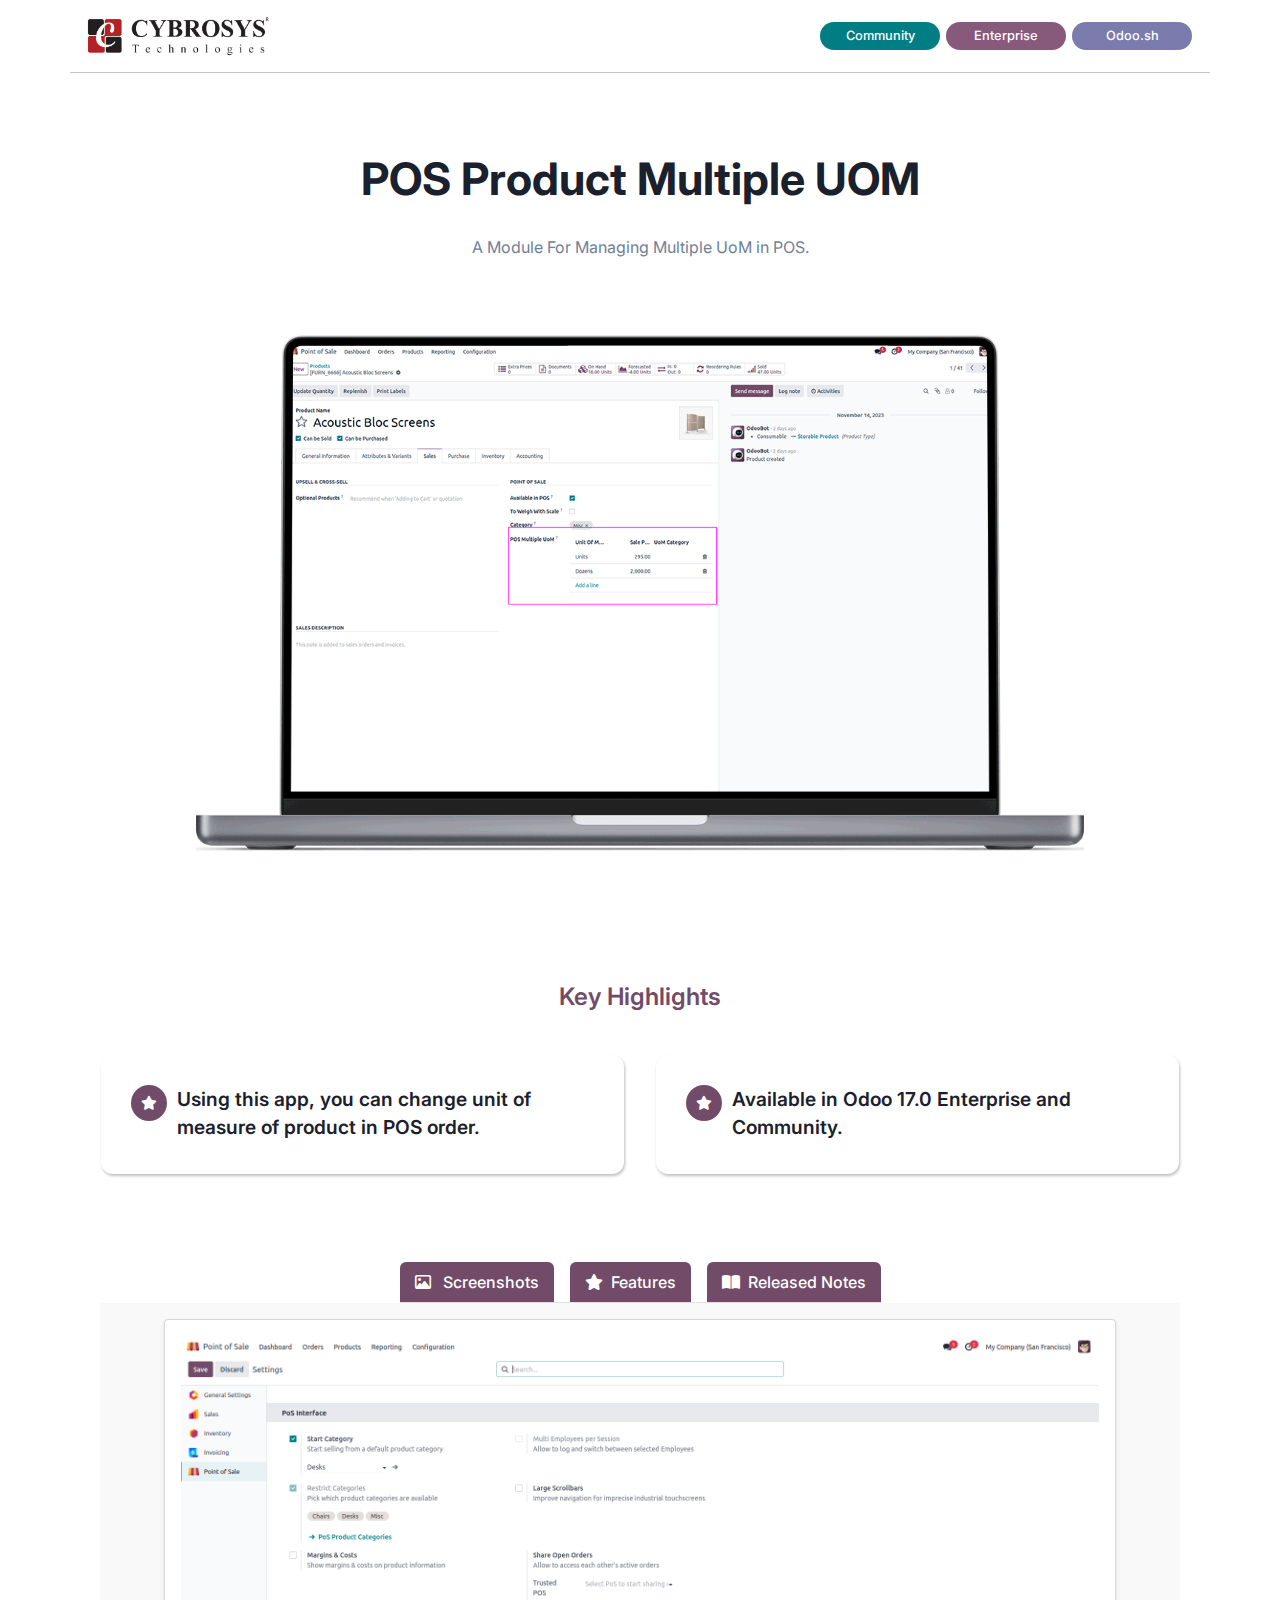
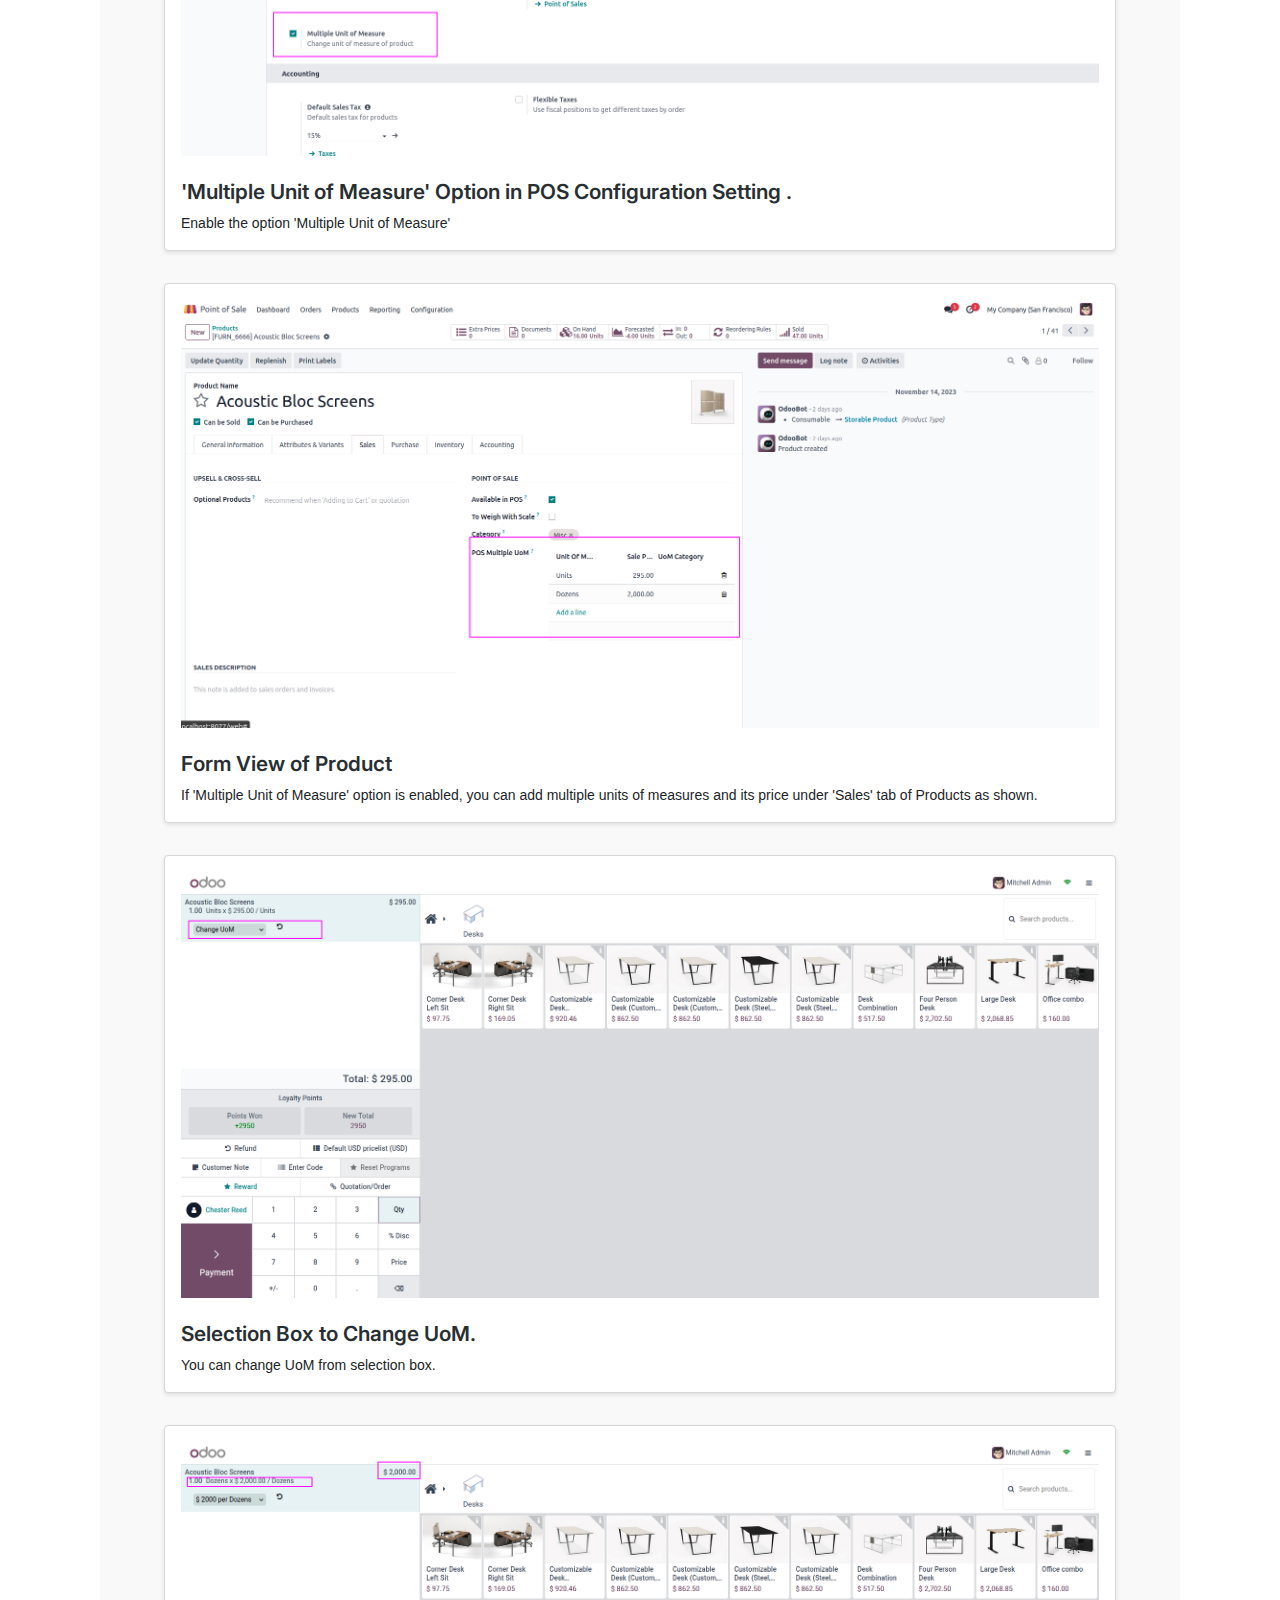
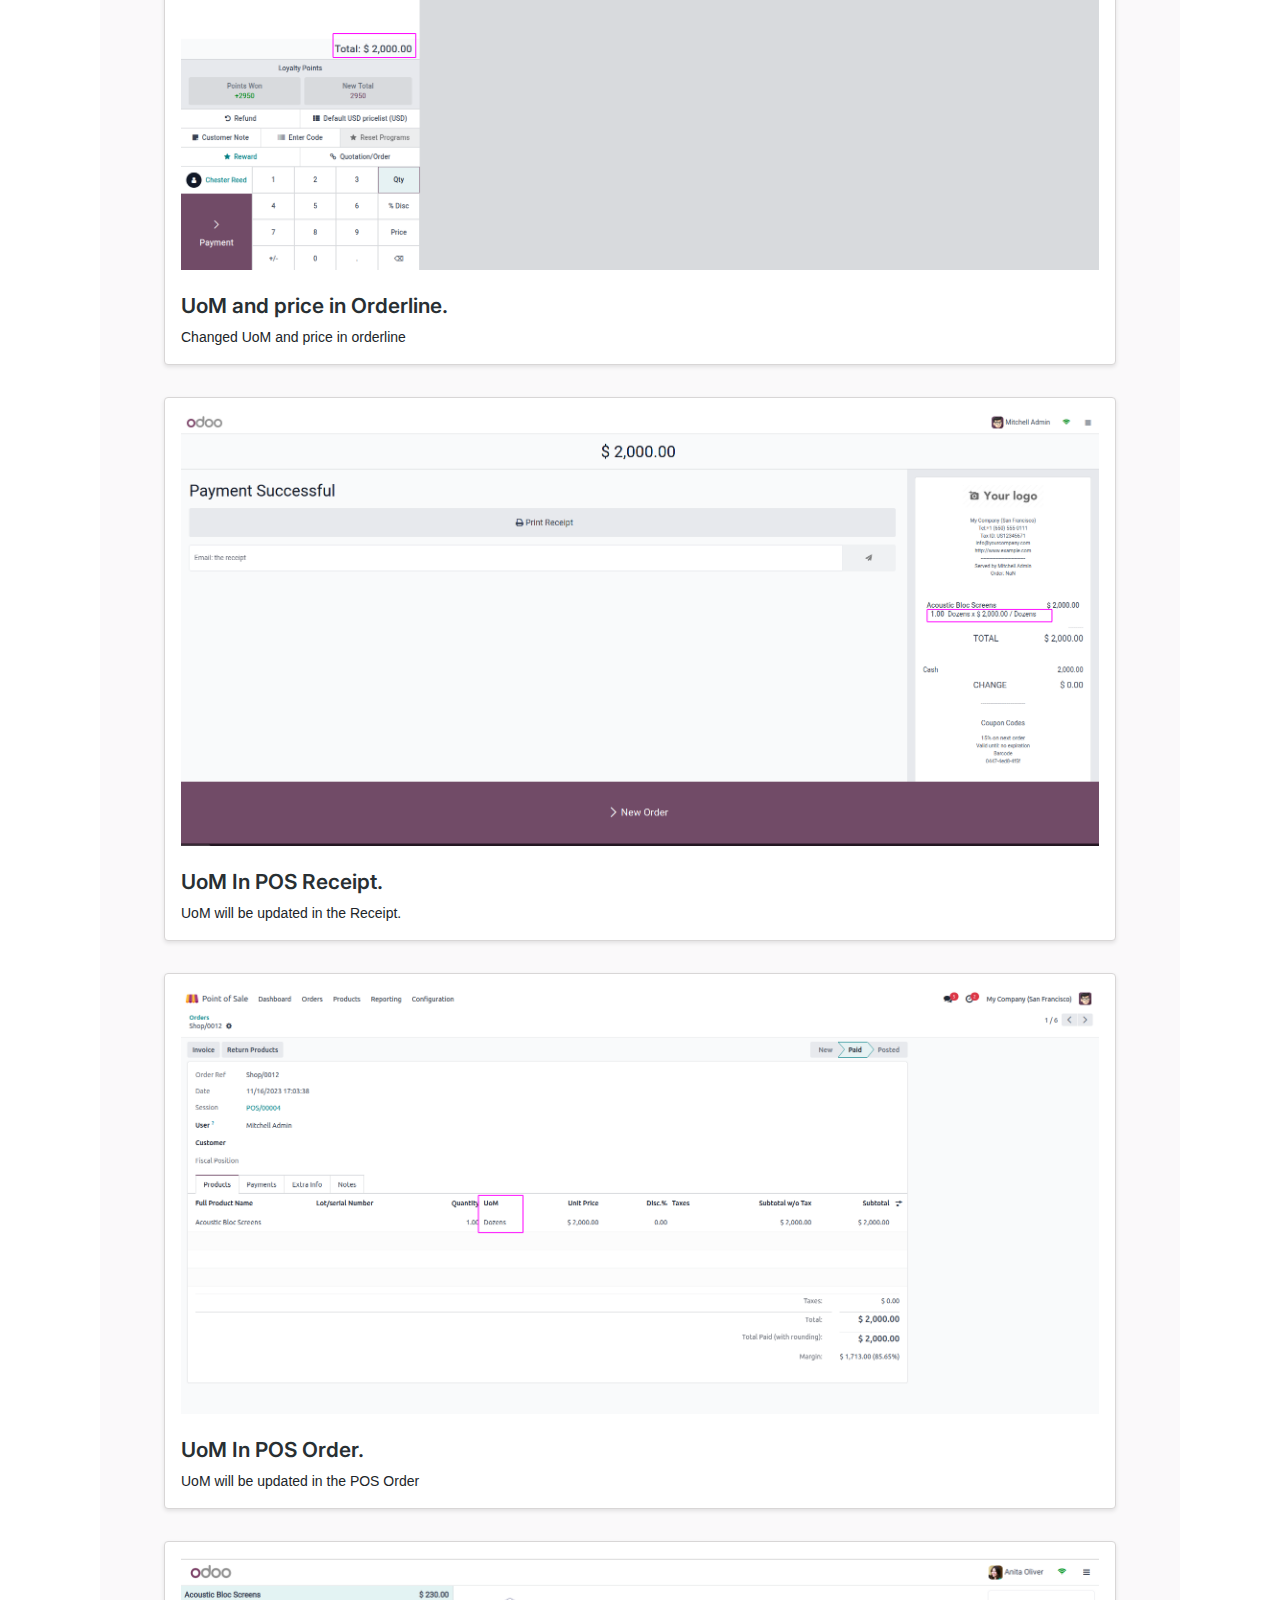
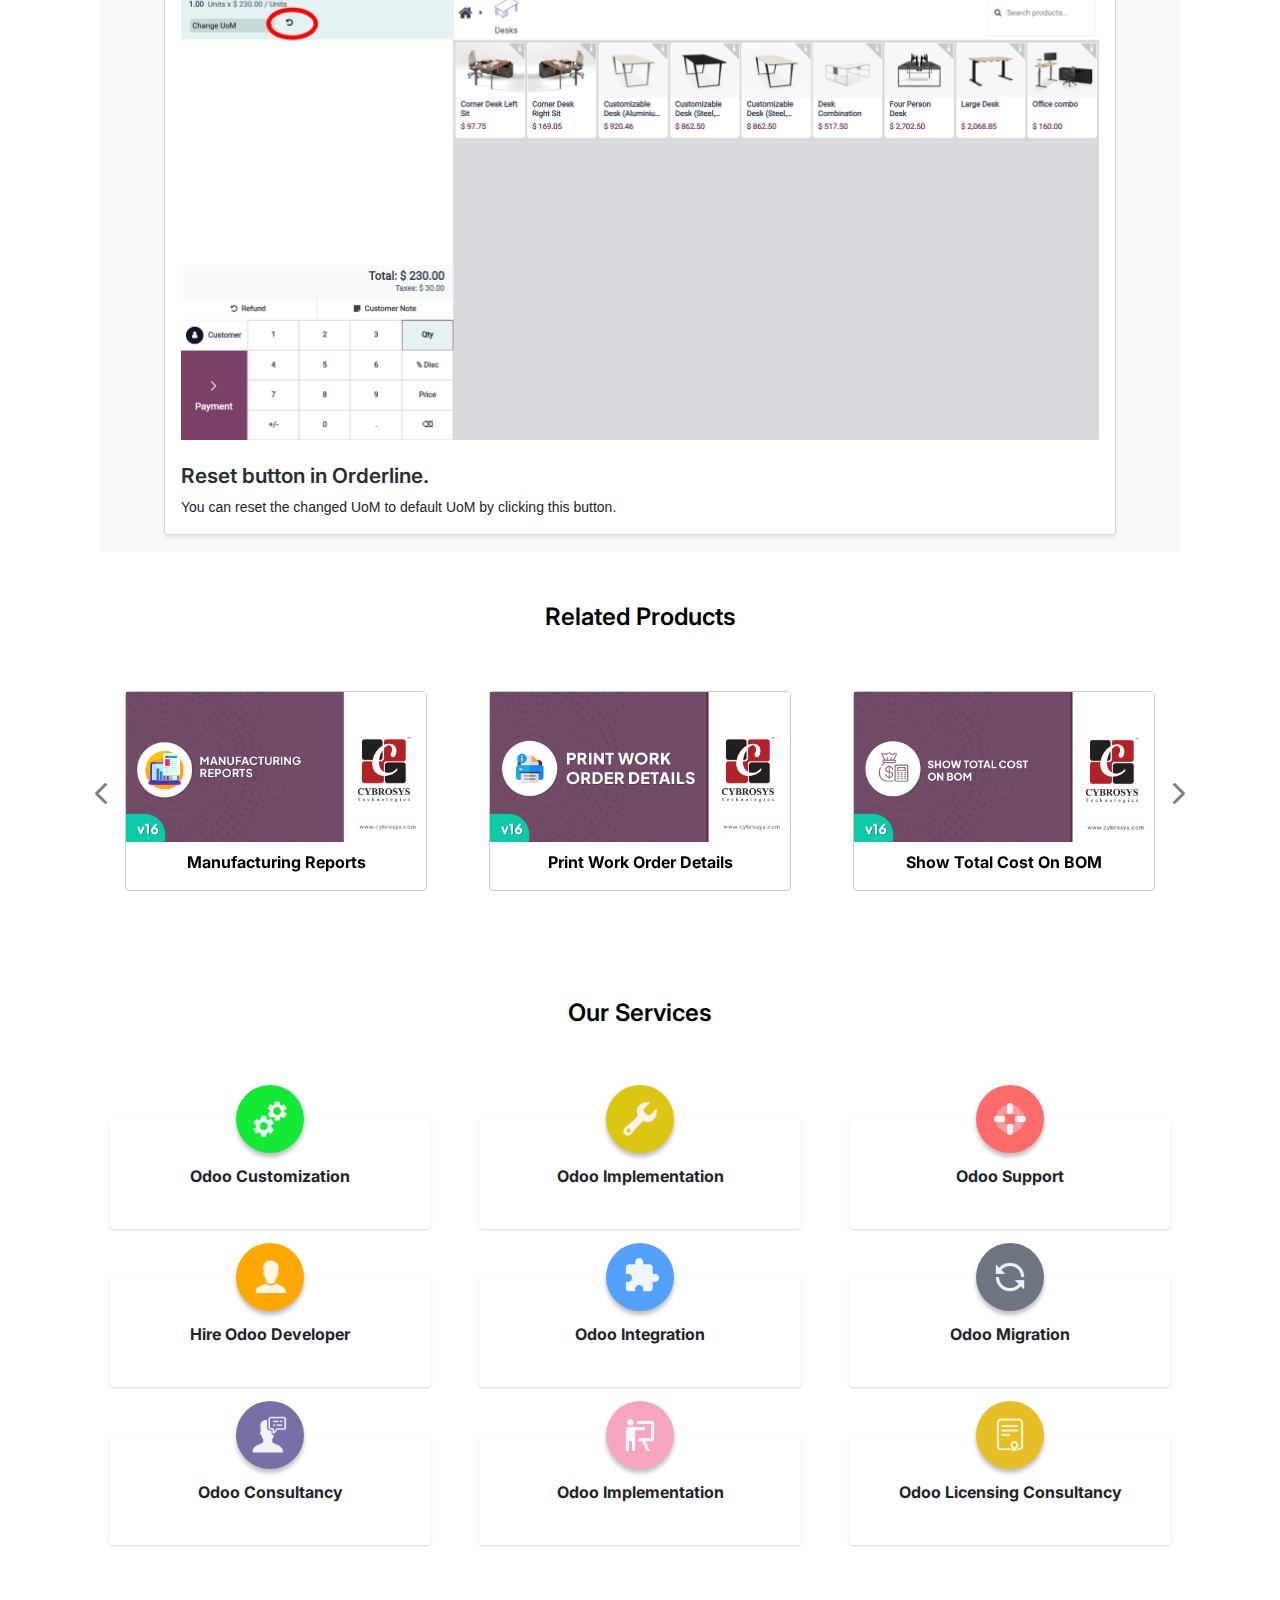
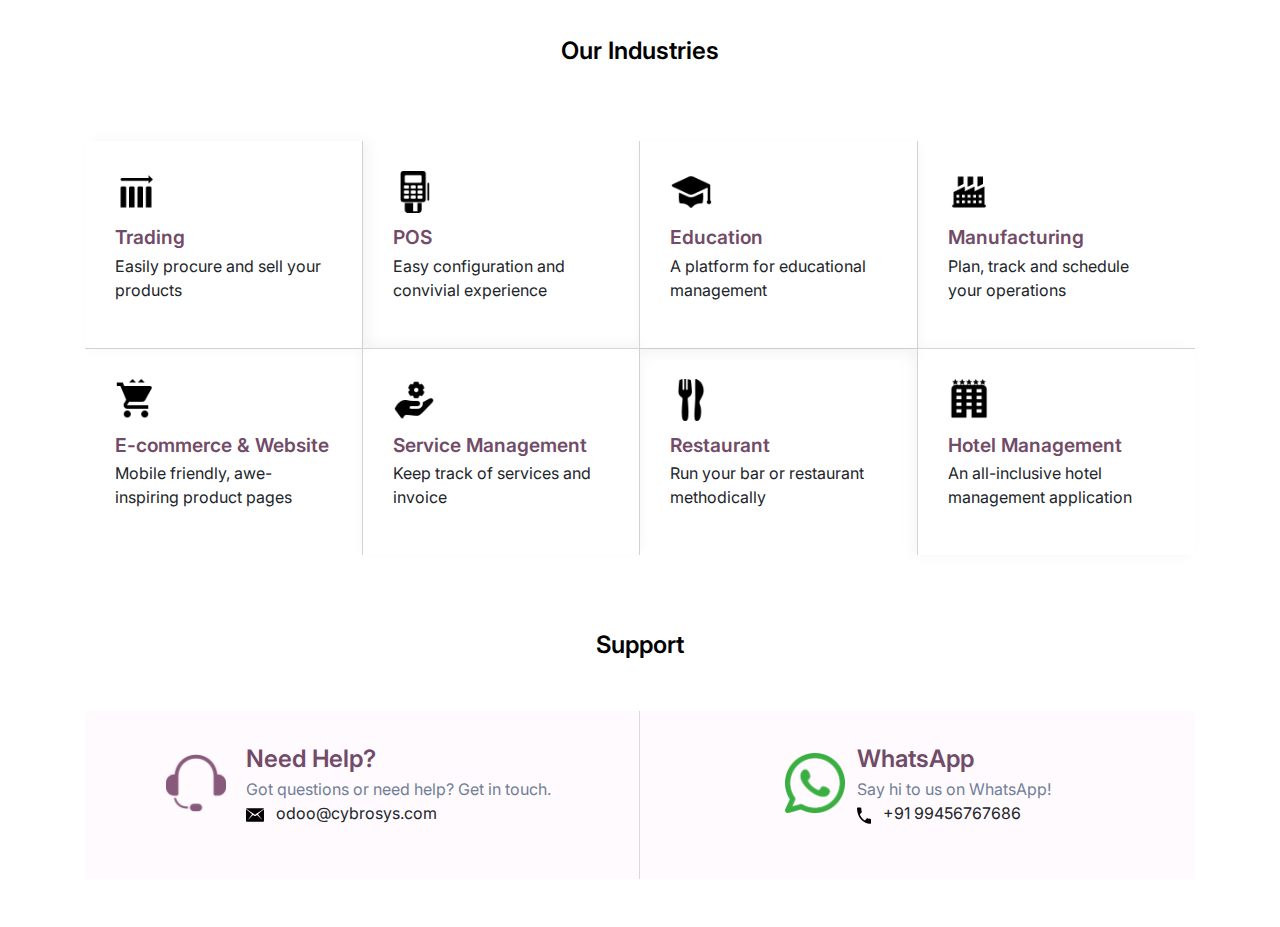
<file: product_multi_uom_pos/static/description/index.html>
<!DOCTYPE html>
<html lang="en">

<head>
    <meta charset="UTF-8">
    <meta name="viewport" content="width=device-width, initial-scale=1.0">
    <title>Odoo App 3 Index</title>
    <!-- Bootstrap CSS -->
    <link rel="stylesheet"
          href="https://cdn.jsdelivr.net/npm/bootstrap@4.0.0/dist/css/bootstrap.min.css"
          integrity="sha384-Gn5384xqQ1aoWXA+058RXPxPg6fy4IWvTNh0E263XmFcJlSAwiGgFAW/dAiS6JXm"
          crossorigin="anonymous">
    <link rel="stylesheet"
          href="https://cdnjs.cloudflare.com/ajax/libs/font-awesome/6.2.1/css/all.min.css">
    <link rel="preconnect" href="https://fonts.googleapis.com">
    <link rel="preconnect" href="https://fonts.gstatic.com" crossorigin>
    <link href="https://fonts.googleapis.com/css2?family=Inter:wght@400;500;600;700;800&display=swap"
          rel="stylesheet">
</head>
<body>
<section>
    <div class="container"
         style="font-family: 'Inter', sans-serif !important;background-color: #fff !important;">
        <div class="row">
            <div class="col-sm-12 col-md-12 col-lg-12 d-flex justify-content-between flex-wrap align-items-sm-center"
                 style="border-bottom:1px solid rgba(0, 0, 0, 0.22)">
                <div class="my-3">
                    <img src="assets/misc/Cybrosys R.png"
                         style="width:auto !important; height:40px !important">
                </div>
                <div class="my-3 d-flex align-items-center">
                    <div class="text-center"
                         style="background-color:#017E84 !important;font-size: 0.8rem !important; color:#fff !important; font-weight:500 !important; padding:4px !important; margin:0 3px !important; border-radius:50px !important; min-width: 120px !important;">
                        Community
                    </div>
                    <div class="text-center"
                         style="background-color:#875A7B !important; color:#fff !important;font-size: 0.8rem !important; font-weight:500 !important; padding:4px !important; margin:0 3px !important; border-radius:50px !important;min-width: 120px !important;">
                        Enterprise
                    </div>
                    <div class="text-center"
                         style="background-color:#7C7BAD !important; color:#fff !important;font-size: 0.8rem !important; font-weight:500 !important; padding:4px !important; margin:0 3px !important; border-radius:50px !important; min-width: 120px !important;">
                        Odoo.sh
                    </div>
                </div>
            </div>
        </div>
        <div class="row">
            <div class="col-sm-12 col-md-12 col-lg-12 text-center d-flex align-items-center flex-column"
                 style="margin: 80px 0px !important;">
                <h1 style="font-size: 2.8rem;font-weight: 700; color:
                    #1A202C;">
                    POS Product Multiple UOM</h1>
                <p class="my-3 mb-4"
                   style="max-width: 80%; font-weight: 400 !important; line-height: 32px; color: #718096;">
                    A Module For Managing Multiple UoM in POS.
                </p>
                <div style="width: 80%; margin-top: 3rem;">
                    <img src="assets/screenshots/hero.gif"
                         class="img-responsive" width="100%" height="auto">
                </div>
            </div>
        </div>
        <div class="container mt-5 mb-5">
            <div class="col-lg-12 d-flex flex-column justify-content-center align-items-center mt-4">
                <p class="m-0"
                   style="font-weight: 600; font-size: 24px; color:#714b67 !important">
                    Key Highlights
                </p>
            </div>
            <div class="row py-4">
                <div class="col-md-6 col-sm-12 p-3">
                    <div class="d-flex   h-100" style="padding: 30px;border-radius: 12px;
                                    background: #FFF;
                                    box-shadow: 1px 2px 3px 0px rgba(0, 0, 0, 0.25); ">
                        <div style="width: 36px; height: 36px; border-radius: 50%; background: #714B67;
                                    display: flex; justify-content: center; align-items: center;
                                    margin-right: 10px; flex-shrink: 0;">
                            <i class="fa-solid fa-star  "
                               style="color: #fff;font-size:14px;"></i>
                        </div>
                        <div>
                            <p style="color: #1A202C;font-weight: 600;
                                      font-size: 1.2rem; margin-bottom: 2px;">
                                Using this app, you can change unit of measure
                                of product in POS order.</p>
                        </div>
                    </div>
                </div>
                <div class="col-md-6 col-sm-12 p-3">
                    <div class="d-flex   h-100" style="padding: 30px;border-radius: 12px;
                                    background: #FFF;
                                    box-shadow: 1px 2px 3px 0px rgba(0, 0, 0, 0.25); ">
                        <div style="width: 36px; height: 36px; border-radius: 50%; background: #714B67;
                                    display: flex; justify-content: center; align-items: center;
                                    margin-right: 10px; flex-shrink: 0;">
                            <i class="fa-solid fa-star  "
                               style="color: #fff;font-size:14px;"></i>
                        </div>
                        <div>
                            <p style="color: #1A202C;font-weight: 600;
                                      font-size: 1.2rem; margin-bottom: 2px;">
                                Available in Odoo 17.0 Enterprise and
                                Community.</p>
                        </div>
                    </div>
                </div>
            </div>
        </div>
        <div class="container rounded">
            <ul class="nav nav-tabs d-flex"
                style="width: fit-content;margin: 0 auto;gap: 1rem;">
                <li class="col text-center py-2 text-nowrap "
                    style="color: #fff; background-color: #714B67;border-radius: 6px 6px 0px 0px;">
                    <a
                            class="active show" data-toggle="tab" href="#tab1"
                            style="color: #fff;font-weight: 500; background-color: #714B67; text-decoration: none;">
                        <i class="fa-regular fa-image  pr-2"
                           style="color: #fff;"></i>
                        Screenshots</a></li>
                <li class="col text-center py-2 text-nowrap "
                    style="color: #fff; background-color: #714B67;border-radius: 6px 6px 0px 0px;">
                    <a
                            data-toggle="tab" href="#tab2"
                            style="color: #fff;font-weight: 500;  text-decoration: none;"><i
                            class="fa-solid fa-star  pr-2"
                            style="color: #fff;"></i>Features</a></li>
                <li class="col text-center py-2 text-nowrap "
                    style="color: #fff; background-color: #714B67;border-radius: 6px 6px 0px 0px;">
                    <a
                            data-toggle="tab" href="#tab3"
                            style="color: #fff;font-weight: 500; text-decoration: none; background-color: #714B67;"><i
                            class="fa-solid fa-book-open  pr-2"
                            style="color: #fff;"></i>Released Notes</a></li>
            </ul>
            <div class="tab-content"
                 style="background-color: rgba(121, 113, 119, 0.04);">
                <div id="tab1" class="tab-pane fade in active show">
                    <div class="col-lg-12 py-2"
                         style="padding: 1rem 4rem !important;">
                        <div
                                style="border: 1px solid #d8d6d6; border-radius: 4px; background: #fff; box-shadow: 0 2px 4px rgba(0, 0, 0, 0.1);">
                            <div class="row justify-content-center p-3 w-100 m-0">
                                <img src="assets/screenshots/1.png"
                                     class="img-responsive" width="100%"
                                     height="auto">
                            </div>
                            <div class="px-3">
                                <h4 class="mt-2"
                                    style=" font-weight:600 !important; color:#282F33 !important; font-size:1.3rem !important">
                                    'Multiple Unit of Measure' Option in POS
                                    Configuration Setting .</h4>
                                <p style="font-weight: 400; font-family: 'Montserrat', sans-serif; font-size: 14px;">
                                    Enable the option 'Multiple Unit of
                                    Measure'</p>
                            </div>
                        </div>
                    </div>
                    <div class="col-lg-12 py-2"
                         style="padding: 1rem 4rem !important;">
                        <div
                                style="border: 1px solid #d8d6d6; border-radius: 4px;  background: #fff; box-shadow: 0 2px 4px rgba(0, 0, 0, 0.1);">
                            <div class="row justify-content-center p-3 w-100 m-0">
                                <img src="assets/screenshots/2.png"
                                     class="img-responsive" width="100%"
                                     height="auto">
                            </div>
                            <div class="px-3">
                                <h4 class="mt-2"
                                    style=" font-weight:600 !important; color:#282F33 !important; font-size:1.3rem !important">
                                    Form View of Product </h4>
                                <p style="font-weight: 400; font-family: 'Montserrat', sans-serif; font-size: 14px;">
                                    If 'Multiple Unit of Measure' option is
                                    enabled, you can add
                                    multiple units of measures and its price
                                    under 'Sales' tab of
                                    Products as shown.</p>

                            </div>
                        </div>
                    </div>
                    <div class="col-lg-12 py-2"
                         style="padding: 1rem 4rem !important;">
                        <div
                                style="border: 1px solid #d8d6d6; border-radius: 4px;  background: #fff; box-shadow: 0 2px 4px rgba(0, 0, 0, 0.1);">
                            <div class="row justify-content-center p-3 w-100 m-0">
                                <img src="assets/screenshots/3.png"
                                     class="img-responsive" width="100%"
                                     height="auto">
                            </div>
                            <div class="px-3">
                                <h4 class="mt-2"
                                    style=" font-weight:600 !important; color:#282F33 !important; font-size:1.3rem !important">
                                    Selection Box to Change UoM.</h4>
                                <p style="font-weight: 400; font-family: 'Montserrat', sans-serif; font-size: 14px;">
                                    You can change UoM from selection box.</p>

                            </div>
                        </div>
                    </div>
                    <div class="col-lg-12 py-2"
                         style="padding: 1rem 4rem !important;">
                        <div
                                style="border: 1px solid #d8d6d6; border-radius: 4px;  background: #fff; box-shadow: 0 2px 4px rgba(0, 0, 0, 0.1);">
                            <div class="row justify-content-center p-3 w-100 m-0">
                                <img src="assets/screenshots/4.png"
                                     class="img-responsive" width="100%"
                                     height="auto">
                            </div>
                            <div class="px-3">
                                <h4 class="mt-2"
                                    style=" font-weight:600 !important; color:#282F33 !important; font-size:1.3rem !important">
                                    UoM and price in Orderline.</h4>
                                <p style="font-weight: 400; font-family: 'Montserrat', sans-serif; font-size: 14px;">
                                    Changed UoM and price in orderline</p>

                            </div>
                        </div>
                    </div>
                    <div class="col-lg-12 py-2"
                         style="padding: 1rem 4rem !important;">
                        <div
                                style="border: 1px solid #d8d6d6; border-radius: 4px;  background: #fff; box-shadow: 0 2px 4px rgba(0, 0, 0, 0.1);">
                            <div class="row justify-content-center p-3 w-100 m-0">
                                <img src="assets/screenshots/5.png"
                                     class="img-responsive" width="100%"
                                     height="auto">
                            </div>
                            <div class="px-3">
                                <h4 class="mt-2"
                                    style=" font-weight:600 !important; color:#282F33 !important; font-size:1.3rem !important">
                                    UoM In POS Receipt.</h4>
                                <p style="font-weight: 400; font-family: 'Montserrat', sans-serif; font-size: 14px;">
                                    UoM will be updated in the Receipt.</p>

                            </div>
                        </div>
                    </div>
                    <div class="col-lg-12 py-2"
                         style="padding: 1rem 4rem !important;">
                        <div
                                style="border: 1px solid #d8d6d6; border-radius: 4px;  background: #fff; box-shadow: 0 2px 4px rgba(0, 0, 0, 0.1);">
                            <div class="row justify-content-center p-3 w-100 m-0">
                                <img src="assets/screenshots/6.png"
                                     class="img-responsive" width="100%"
                                     height="auto">
                            </div>
                            <div class="px-3">
                                <h4 class="mt-2"
                                    style=" font-weight:600 !important; color:#282F33 !important; font-size:1.3rem !important">
                                    UoM In POS Order.</h4>
                                <p style="font-weight: 400; font-family: 'Montserrat', sans-serif; font-size: 14px;">
                                    UoM will be updated in the POS Order</p>
                            </div>
                        </div>
                    </div>
                    <div class="col-lg-12 py-2"
                         style="padding: 1rem 4rem !important;">
                        <div
                                style="border: 1px solid #d8d6d6; border-radius: 4px;  background: #fff; box-shadow: 0 2px 4px rgba(0, 0, 0, 0.1);">
                            <div class="row justify-content-center p-3 w-100 m-0">
                                <img src="assets/screenshots/8.png"
                                     class="img-responsive" width="100%"
                                     height="auto">
                            </div>
                            <div class="px-3">
                                <h4 class="mt-2"
                                    style=" font-weight:600 !important; color:#282F33 !important; font-size:1.3rem !important">
                                    Reset button in Orderline.</h4>
                                <p style="font-weight: 400; font-family: 'Montserrat', sans-serif; font-size: 14px;">
                                    You can reset the changed UoM to default UoM
                                    by clicking this
                                    button.</p>

                            </div>
                        </div>
                    </div>
                </div>
                <div id="tab2" class="tab-pane fade">
                    <div class="col-mg-12" style="padding: 1rem 4rem;">
                        <ul style="list-style: none; padding: 1rem 0;font-weight: 500;">
                            <li class="py-3"
                                style="font-weight: 500;background-color: #fff; border-radius: 4px; padding: 1rem; margin-bottom: 1rem; box-shadow: 0 2px 4px rgba(0, 0, 0, 0.1);">
                                    <span style="margin-right: 12px;"><img
                                            src="assets/misc/star (1) 2.svg"
                                            alt=""
                                            width="16px"></span>Change UoM of
                                products in POS.
                            </li>
                            <li class="py-3"
                                style="font-weight: 500;background-color: #fff; border-radius: 4px; padding: 1rem; margin-bottom: 1rem; box-shadow: 0 2px 4px rgba(0, 0, 0, 0.1);">
                                    <span style="margin-right: 12px;"><img
                                            src="assets/misc/star (1) 2.svg"
                                            alt=""
                                            width="16px"></span>Available in
                                Odoo 17.0 Enterprise and
                                Community.
                            </li>
                        </ul>
                    </div>
                </div>
                <div id="tab3" class="tab-pane fade">
                    <div class="col-mg-12 active" style="padding: 1rem 4rem;">
                        <div class="py-3"
                             style="font-weight: 500;background-color: #fff; border-radius: 4px; padding: 1rem; box-shadow: 0 2px 4px rgba(0, 0, 0, 0.1);">
                            <div class="d-flex mb-3"
                                 style="font-size: 0.8rem; font-weight: 500;"><span>Version
                                        17.0.1.0.0</span><span
                                    class="px-2">|</span><span
                                    style="color: #714B67;font-weight: 600;">Released on:08th Jan 2024</span>
                            </div>
                            <p class="m-0"
                               style=" color:#718096!important; font-size:1rem !important;line-height: 28px;">

                                Initial Commit for POS Product Multiple UOM.</p>
                        </div>
                    </div>
                </div>
            </div>
        </div>
        <div class="container mt-5">
            <div class="col-lg-12 d-flex flex-column justify-content-center align-items-center mt-5">
                <p class="m-0"
                   style="font-weight: 600; font-size: 24px; color:#000 !important">
                    Related Products</p>
            </div>
        </div>
        <div id="myCarousel" class="carousel slide py-3" data-ride="carousel">
            <div class="carousel-inner">
                <div class="carousel-item active">
                    <div class="row p-4">
                        <div class="col">
                            <div class="p-3">
                                <a href="https://apps.odoo.com/apps/modules/16.0/manufacturing_reports/"
                                   style="color: #000; text-decoration: none;">
                                    <div style="border:1px solid #CBCBCB !important;border-radius: 4px;">
                                        <div style="width: 300px; ">
                                            <img src="assets/modules/1.png"
                                                 alt="" width="100%"
                                                 height="auto">

                                        </div>
                                        <p class="text-center pt-2 text-black font-weight-bold">
                                            Manufacturing Reports</p>
                                    </div>
                                </a>
                            </div>
                        </div>
                        <div class="col">
                            <div class="p-3">
                                <a href="https://apps.odoo.com/apps/modules/16.0/mrp_work_order_print/"
                                   style="color: #000; text-decoration: none;">
                                    <div style="border:1px solid #CBCBCB !important;border-radius: 4px;">
                                        <div style="width: 300px; ">
                                            <img src="assets/modules/2.png"
                                                 alt="" width="100%"
                                                 height="auto">

                                        </div>
                                        <p class="text-center pt-2 text-black font-weight-bold">
                                            Print Work Order Details</p>
                                    </div>
                                </a>
                            </div>
                        </div>
                        <div class="col">
                            <div class="p-3">
                                <a href="https://apps.odoo.com/apps/modules/16.0/bom_total_cost/"
                                   style="color: #000; text-decoration: none;">
                                    <div style="border:1px solid #CBCBCB !important;border-radius: 4px;">
                                        <div style="width: 300px; ">
                                            <img src="assets/modules/3.png"
                                                 alt="" width="100%"
                                                 height="auto">

                                        </div>
                                        <p class="text-center pt-2 text-black font-weight-bold">
                                            Show Total Cost On BOM</p>
                                    </div>
                                </a>
                            </div>
                        </div>
                    </div>
                </div>
                <div class="carousel-item">
                    <div class="row p-4">
                        <div class="col">
                            <div class="p-3">
                                <a href="https://apps.odoo.com/apps/modules/16.0/simple_mrp_order/"
                                   style="color: #000; text-decoration: none;">
                                    <div style="border:1px solid #CBCBCB !important;border-radius: 4px;">
                                        <div style="width: 300px; ">
                                            <img src="assets/modules/4.png"
                                                 alt="" width="100%"
                                                 height="auto">

                                        </div>
                                        <p class="text-center pt-2 text-black font-weight-bold">
                                            Simple Manufacturing Orders</p>
                                    </div>
                                </a>
                            </div>
                        </div>
                        <div class="col">
                            <div class="p-3">
                                <a href="https://apps.odoo.com/apps/modules/16.0/bom_multiple_product/"
                                   style="color: #000; text-decoration: none;">
                                    <div style="border:1px solid #CBCBCB !important;border-radius: 4px;">
                                        <div style="width: 300px;">
                                            <img src="assets/modules/5.png"
                                                 alt="" width="100%"
                                                 height="auto">

                                        </div>
                                        <p class="text-center pt-2 text-black font-weight-bold">
                                            BOM Multiple Product Selection</p>
                                    </div>
                                </a>
                            </div>
                        </div>
                        <div class="col">
                            <div class="p-3">
                                <a href="https://apps.odoo.com/apps/modules/16.0/cw_mrp/"
                                   style="color: #000; text-decoration: none;">
                                    <div style="border:1px solid #CBCBCB !important;border-radius: 4px;">
                                        <div style="width: 300px;">
                                            <img src="assets/modules/6.png"
                                                 alt="" width="100%"
                                                 height="auto">
                                        </div>
                                        <p class="text-center pt-2 text-black font-weight-bold">
                                            Catch Weight Management:
                                            Manufacturing</p>
                                    </div>
                                </a>
                            </div>
                        </div>
                    </div>
                </div>
            </div>
            <a class="carousel-control-prev" href="#myCarousel"
               data-slide="prev" style="width: 35px; color: #000;">
                    <span class="carousel-control-prev-icon">
                        <i class="fa fa-chevron-left"
                           style="font-size: 24px;"></i>
                    </span>
            </a>
            <a class="carousel-control-next" href="#myCarousel"
               data-slide="next" style="width: 35px; color: #000;">
                    <span class="carousel-control-next-icon">
                        <i class="fa fa-chevron-right"
                           style="font-size: 24px;"></i>
                    </span>
            </a>
        </div>
        <div class="container mt-5">
            <div class="col-lg-12 d-flex flex-column justify-content-center align-items-center mt-4">
                <p class="m-0"
                   style="font-weight: 600; font-size: 24px; color:#000 !important">
                    Our Services</p>

            </div>
        </div>
        <div class="container my-5">
            <div class="row py-3">
                <div class="col-md-4 col-sm-6 px-4 py-4">
                    <div
                            style="background-color: #fff; padding: 25px; text-align: center;  box-shadow: rgba(0, 0, 0, 0.1) 0px 1px 3px 0px, rgba(0, 0, 0, 0.06) 0px 1px 2px 0px; position: relative;border-radius: 4px;">
                        <div style="position: absolute; top: 0%; left: 50%; transform: translate(-50%, -50%);">
                            <div style="background-color:#13EA36 ; border-radius: 50%; padding: 15px;    width: 68px;
                                    height: 68px; display: inline-block; box-shadow:0px 4px 4px rgba(0, 0, 0, 0.25);">
                                <img src="assets/icons/cogs.png"
                                     alt="service-icon" width="38px"
                                     height="auto">
                            </div>
                        </div>
                        <p style="margin-top: 20px; font-weight: bold;">Odoo
                            Customization</p>
                    </div>
                </div>
                <div class="col-md-4 col-sm-6 px-4 py-4">
                    <div
                            style="background-color: #fff; padding: 25px; text-align: center; box-shadow: rgba(0, 0, 0, 0.1) 0px 1px 3px 0px, rgba(0, 0, 0, 0.06) 0px 1px 2px 0px; position: relative;border-radius: 4px;">
                        <div style="position: absolute; top: 0%; left: 50%; transform: translate(-50%, -50%);">
                            <div style="background-color:#DBC711; border-radius: 50%; padding: 15px;    width: 68px;
                                    height: 68px; display: inline-block; box-shadow:0px 4px 4px rgba(0, 0, 0, 0.25);">
                                <img src="assets/icons/wrench.png"
                                     alt="service-icon" width="38px"
                                     height="auto">
                            </div>
                        </div>
                        <p style="margin-top: 20px; font-weight: bold;">Odoo
                            Implementation</p>
                    </div>
                </div>
                <div class="col-md-4 col-sm-6 px-4 py-4">
                    <div
                            style="background-color: #fff; padding: 25px; text-align: center;  box-shadow: rgba(0, 0, 0, 0.1) 0px 1px 3px 0px, rgba(0, 0, 0, 0.06) 0px 1px 2px 0px; position: relative; border-radius: 4px;">
                        <div style="position: absolute; top: 0%; left: 50%; transform: translate(-50%, -50%);">
                            <div style="background-color:#FF6B6B ; border-radius: 50%; padding: 15px;    width: 68px;
                                    height: 68px; display: inline-block; box-shadow:0px 4px 4px rgba(0, 0, 0, 0.25);">
                                <img src="assets/icons/lifebuoy.png"
                                     alt="service-icon" width="38px"
                                     height="auto">
                            </div>
                        </div>
                        <p style="margin-top: 20px; font-weight: bold;">Odoo
                            Support</p>
                    </div>
                </div>
                <div class="col-md-4 col-sm-6 px-4 py-4">
                    <div
                            style="background-color: #fff; padding: 25px; text-align: center; box-shadow: rgba(0, 0, 0, 0.1) 0px 1px 3px 0px, rgba(0, 0, 0, 0.06) 0px 1px 2px 0px; position: relative; border-radius: 4px;">
                        <div style="position: absolute; top: 0%; left: 50%; transform: translate(-50%, -50%);">
                            <div style="background-color:#FFA801 ; border-radius: 50%; padding: 15px;    width: 68px;
                                    height: 68px; display: inline-block; box-shadow:0px 4px 4px rgba(0, 0, 0, 0.25);">
                                <img src="assets/icons/user.png"
                                     alt="service-icon" width="38px"
                                     height="auto">
                            </div>
                        </div>
                        <p style="margin-top: 20px; font-weight: bold;">Hire
                            Odoo Developer</p>
                    </div>
                </div>
                <div class="col-md-4 col-sm-6 px-4 py-4">
                    <div
                            style="background-color: #fff; padding: 25px; text-align: center;  box-shadow: rgba(0, 0, 0, 0.1) 0px 1px 3px 0px, rgba(0, 0, 0, 0.06) 0px 1px 2px 0px; position: relative; border-radius: 4px;">

                        <div style="position: absolute; top: 0%; left: 50%; transform: translate(-50%, -50%);">
                            <div style="background-color:#54A0FF; border-radius: 50%; padding: 15px;    width: 68px;
                                    height: 68px; display: inline-block; box-shadow:0px 4px 4px rgba(0, 0, 0, 0.25);">
                                <img src="assets/icons/puzzle.png"
                                     alt="service-icon" width="38px"
                                     height="auto">
                            </div>
                        </div>
                        <p style="margin-top: 20px; font-weight: bold;">Odoo
                            Integration</p>
                    </div>
                </div>
                <div class="col-md-4 col-sm-6 px-4 py-4">
                    <div
                            style="background-color: #fff; padding: 25px; text-align: center;  box-shadow: rgba(0, 0, 0, 0.1) 0px 1px 3px 0px, rgba(0, 0, 0, 0.06) 0px 1px 2px 0px; position: relative;border-radius: 4px;">
                        <div style="position: absolute; top: 0%; left: 50%; transform: translate(-50%, -50%);">
                            <div style="background-color:#6D7680 ; border-radius: 50%; padding: 15px;    width: 68px;
                                    height: 68px; display: inline-block; box-shadow:0px 4px 4px rgba(0, 0, 0, 0.25);">
                                <img src="assets/icons/update.png"
                                     alt="service-icon" width="38px"
                                     height="auto">
                            </div>
                        </div>
                        <p style="margin-top: 20px; font-weight: bold;">Odoo
                            Migration</p>
                    </div>
                </div>
                <div class="col-md-4 col-sm-6 px-4 py-4">
                    <div
                            style="background-color: #fff; padding: 25px; text-align: center;  box-shadow: rgba(0, 0, 0, 0.1) 0px 1px 3px 0px, rgba(0, 0, 0, 0.06) 0px 1px 2px 0px; position: relative;border-radius: 4px;">
                        <div style="position: absolute; top: 0%; left: 50%; transform: translate(-50%, -50%);">
                            <div style="background-color:#786FA6 ; border-radius: 50%; padding: 15px;    width: 68px;
                                    height: 68px; display: inline-block; box-shadow:0px 4px 4px rgba(0, 0, 0, 0.25);">
                                <img src="assets/icons/consultation.png"
                                     alt="service-icon" width="38px"
                                     height="auto">
                            </div>
                        </div>
                        <p style="margin-top: 20px; font-weight: bold;">Odoo
                            Consultancy</p>
                    </div>
                </div>
                <div class="col-md-4 col-sm-6 px-4 py-4">
                    <div
                            style="background-color: #fff; padding: 25px; text-align: center; box-shadow: rgba(0, 0, 0, 0.1) 0px 1px 3px 0px, rgba(0, 0, 0, 0.06) 0px 1px 2px 0px;position: relative;border-radius: 4px;">
                        <div style="position: absolute; top: 0%; left: 50%; transform: translate(-50%, -50%);">
                            <div style="background-color:#F8A5C2 ; border-radius: 50%; padding: 15px;    width: 68px;
                                    height: 68px; display: inline-block; box-shadow:0px 4px 4px rgba(0, 0, 0, 0.25);">
                                <img src="assets/icons/training.png"
                                     alt="service-icon" width="38px"
                                     height="auto">
                            </div>
                        </div>
                        <p style="margin-top: 20px; font-weight: bold;">Odoo
                            Implementation</p>
                    </div>
                </div>
                <div class="col-md-4 col-sm-6 px-4 py-4">
                    <div
                            style="background-color: #fff; padding: 25px; text-align: center;  box-shadow: rgba(0, 0, 0, 0.1) 0px 1px 3px 0px, rgba(0, 0, 0, 0.06) 0px 1px 2px 0px; position: relative;border-radius: 4px;">
                        <div style="position: absolute; top: 0%; left: 50%; transform: translate(-50%, -50%);">
                            <div style="background-color:#E6BE26; border-radius: 50%; padding: 15px;    width: 68px;
                                    height: 68px; display: inline-block; box-shadow:0px 4px 4px rgba(0, 0, 0, 0.25);">
                                <img src="assets/icons/license.png"
                                     alt="service-icon" width="38px"
                                     height="auto">
                            </div>
                        </div>
                        <p style="margin-top: 20px; font-weight: bold;">Odoo
                            Licensing Consultancy</p>
                    </div>
                </div>
            </div>
        </div>
        <div class="container mt-5">
            <div class="col-lg-12 d-flex flex-column justify-content-center align-items-center mt-4">
                <p class="m-0"
                   style="font-weight: 600; font-size: 24px; color:#000 !important">
                    Our Industries</p>

            </div>
        </div>
        <div class="container">
            <div class="row my-5 py-4">
                <div class="col-md-3 col-sm-6 p-0">
                    <div class="d-flex flex-column h-100 "
                         style="border-right: 1px solid rgb(209, 209, 209); border-bottom: 1px solid  rgb(209, 209, 209); padding: 30px; box-shadow: 6px 0 10px rgba(228, 227, 227, 0.373);">
                        <img src="assets/icons/trading-black.png" width="42px"
                             height="auto" alt="">
                        <p style="color: #714B67;font-weight: 600; margin-top: 10px;
                           font-size: 1.2rem; margin-bottom: 2px;">Trading</p>
                        <p>Easily procure and sell your products</p>
                    </div>
                </div>
                <div class="col-md-3 col-sm-6  p-0">
                    <div class="d-flex flex-column h-100"
                         style="border-right: 1px solid rgb(209, 209, 209);border-bottom: 1px solid  rgb(209, 209, 209); padding: 30px;">
                        <img src="assets/icons/pos-black.png" width="42px"
                             height="auto" alt="">
                        <p style="color: #714B67;font-weight: 600; margin-top: 10px;
                            font-size: 1.2rem; margin-bottom: 2px;">POS</p>
                        <p>Easy configuration and convivial experience</p>
                    </div>
                </div>
                <div class="col-md-3 col-sm-6  p-0">
                    <div class="d-flex flex-column h-100"
                         style="border-right: 1px solid  rgb(209, 209, 209);border-bottom: 1px solid   rgba(0, 0, 0, 0.2); padding: 30px; box-shadow: 0 5px 10px  rgba(228, 227, 227, 0.373)">
                        <img src="assets/icons/education-black.png" width="42px"
                             height="auto" alt="">
                        <p style="color: #714B67;font-weight: 600; margin-top: 10px;
                            font-size: 1.2rem; margin-bottom: 2px;">
                            Education</p>
                        <p>A platform for educational management</p>
                    </div>
                </div>
                <div class="col-md-3 col-sm-6  p-0">
                    <div class="d-flex flex-column h-100"
                         style="border-bottom: 1px solid  rgb(209, 209, 209); padding: 30px; ">
                        <img src="assets/icons/manufacturing-black.png"
                             width="42px" height="auto" alt="">
                        <p style="color: #714B67;font-weight: 600; margin-top: 10px;
                            font-size: 1.2rem; margin-bottom: 2px;">
                            Manufacturing</p>
                        <p>Plan, track and schedule your operations</p>
                    </div>
                </div>
                <div class="col-md-3 col-sm-6 p-0">
                    <div class="d-flex flex-column h-100"
                         style="border-right: 1px solid  rgb(209, 209, 209); padding: 30px;">
                        <img src="assets/icons/ecom-black.png" width="42px"
                             height="auto" alt="">
                        <p style="color: #714B67;font-weight: 600; margin-top: 10px;
                            font-size: 1.2rem; margin-bottom: 2px;">E-commerce &
                            Website</p>
                        <p>Mobile friendly, awe-inspiring product pages</p>
                    </div>
                </div>
                <div class="col-md-3 col-sm-6   p-0">
                    <div class="d-flex flex-column h-100"
                         style="border-right: 1px solid  rgb(209, 209, 209); padding: 30px;box-shadow: 0 -5px 10px  rgba(228, 227, 227, 0.373);">
                        <img src="assets/icons/service-black.png" width="42px"
                             height="auto" alt="">
                        <p style="color: #714B67;font-weight: 600; margin-top: 10px;
                            font-size: 1.2rem; margin-bottom: 2px;">Service
                            Management</p>
                        <p>Keep track of services and invoice</p>
                    </div>
                </div>
                <div class="col-md-3 col-sm-6    p-0">
                    <div class="d-flex flex-column h-100"
                         style="border-right: 1px solid  rgb(209, 209, 209); padding: 30px; ">
                        <img src="assets/icons/restaurant-black.png"
                             width="42px" height="auto" alt="">
                        <p style="color: #714B67;font-weight: 600; margin-top: 10px;
                            font-size: 1.2rem; margin-bottom: 2px;">
                            Restaurant</p>
                        <p>Run your bar or restaurant methodically</p>
                    </div>
                </div>
                <div class="col-md-3 col-sm-6   p-0">
                    <div class="d-flex flex-column h-100"
                         style=" padding: 30px;box-shadow: -5px 0 10px  rgba(228, 227, 227, 0.373);">
                        <img src="assets/icons/hotel-black.png" width="42px"
                             height="auto" alt="">
                        <p style="color: #714B67;font-weight: 600; margin-top: 10px;
                            font-size: 1.2rem; margin-bottom: 2px;">Hotel
                            Management</p>
                        <p>An all-inclusive hotel management application</p>
                    </div>
                </div>
            </div>
        </div>
        <div class="container mt-5">
            <div class="col-lg-12 d-flex flex-column justify-content-center align-items-center mt-5">
                <p class="m-0"
                   style="font-weight: 600; font-size: 24px; color:#000 !important">
                    Support</p>
            </div>
        </div>
        <div class="container my-5">
            <div class="row" style="background-color: #FFFAFE;">
                <div class="col-md-6 pb-4  d-flex align-items-center justify-content-center"
                     style="border-right: 1px solid #D9D9D9;">
                    <div style="padding: 30px;">
                        <div class="d-flex align-items-center">
                            <img src="assets/misc/support (1) 1.svg" alt=""
                                 width="60px" style="margin-right: 12px;">
                            <div style="padding: 0px 8px;">
                                    <span
                                            style="color: #714B67;font-size: 24px;font-weight: 600;padding-bottom: 1rem;">Need
                                        Help?</span>
                                <p class="m-0" style="color:#718096;">Got
                                    questions or need help? Get in touch.</p>
                                <div style="font-weight: 400;"><span><img
                                        src="assets/misc/support-email.svg"
                                        alt=""
                                        width="18px"
                                        style="filter: invert(1);margin-right: 0.8rem;"></span>odoo@cybrosys.com
                                </div>
                            </div>
                        </div>
                    </div>
                </div>
                <div class="col-md-6 pb-4 d-flex align-items-center justify-content-center">
                    <div style="padding: 30px;">
                        <div class="d-flex align-items-center">
                            <img src="assets/misc/whatsapp 1.svg" alt=""
                                 width="60px" style="margin-right: 12px;">
                            <div>
                                <span style="color: #714B67;font-size: 24px;font-weight: 600;">WhatsApp</span>
                                <p class="m-0" style="color:#718096;">Say hi to
                                    us on WhatsApp!</p>
                                <div style="font-weight: 400; font-size: 16px;"><span><img
                                        src="assets/misc/phone.svg"
                                        alt="" width="14px"
                                        style="filter: invert(1); margin-right: 0.8rem;"></span>+91
                                    99456767686
                                </div>
                            </div>
                        </div>
                    </div>
                </div>
            </div>
        </div>
    </div>
</section>
<!-- Optional JavaScript -->
<!-- jQuery first, then Popper.js, then Bootstrap JS -->
<script src="https://ajax.googleapis.com/ajax/libs/jquery/3.5.1/jquery.min.js"></script>
<script src="https://maxcdn.bootstrapcdn.com/bootstrap/4.5.2/js/bootstrap.min.js"></script>
</body>
</html>
</file>
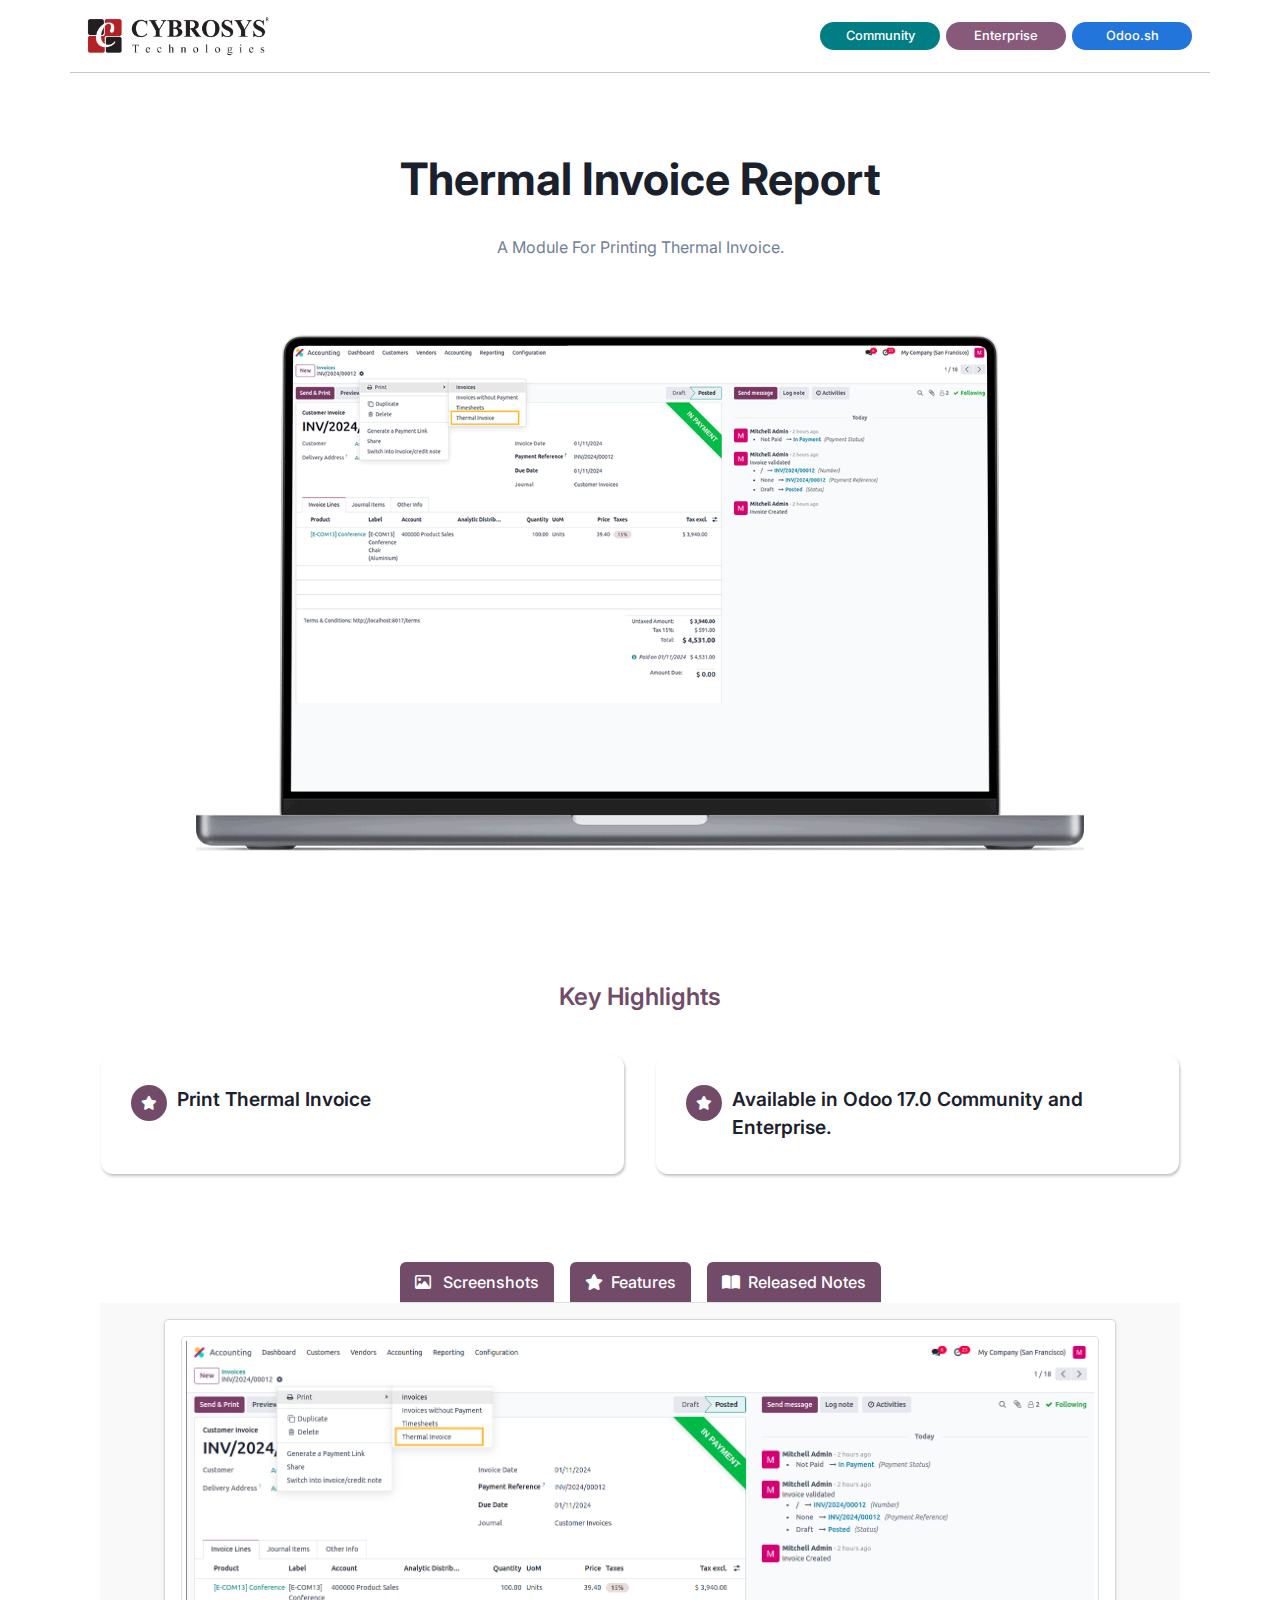
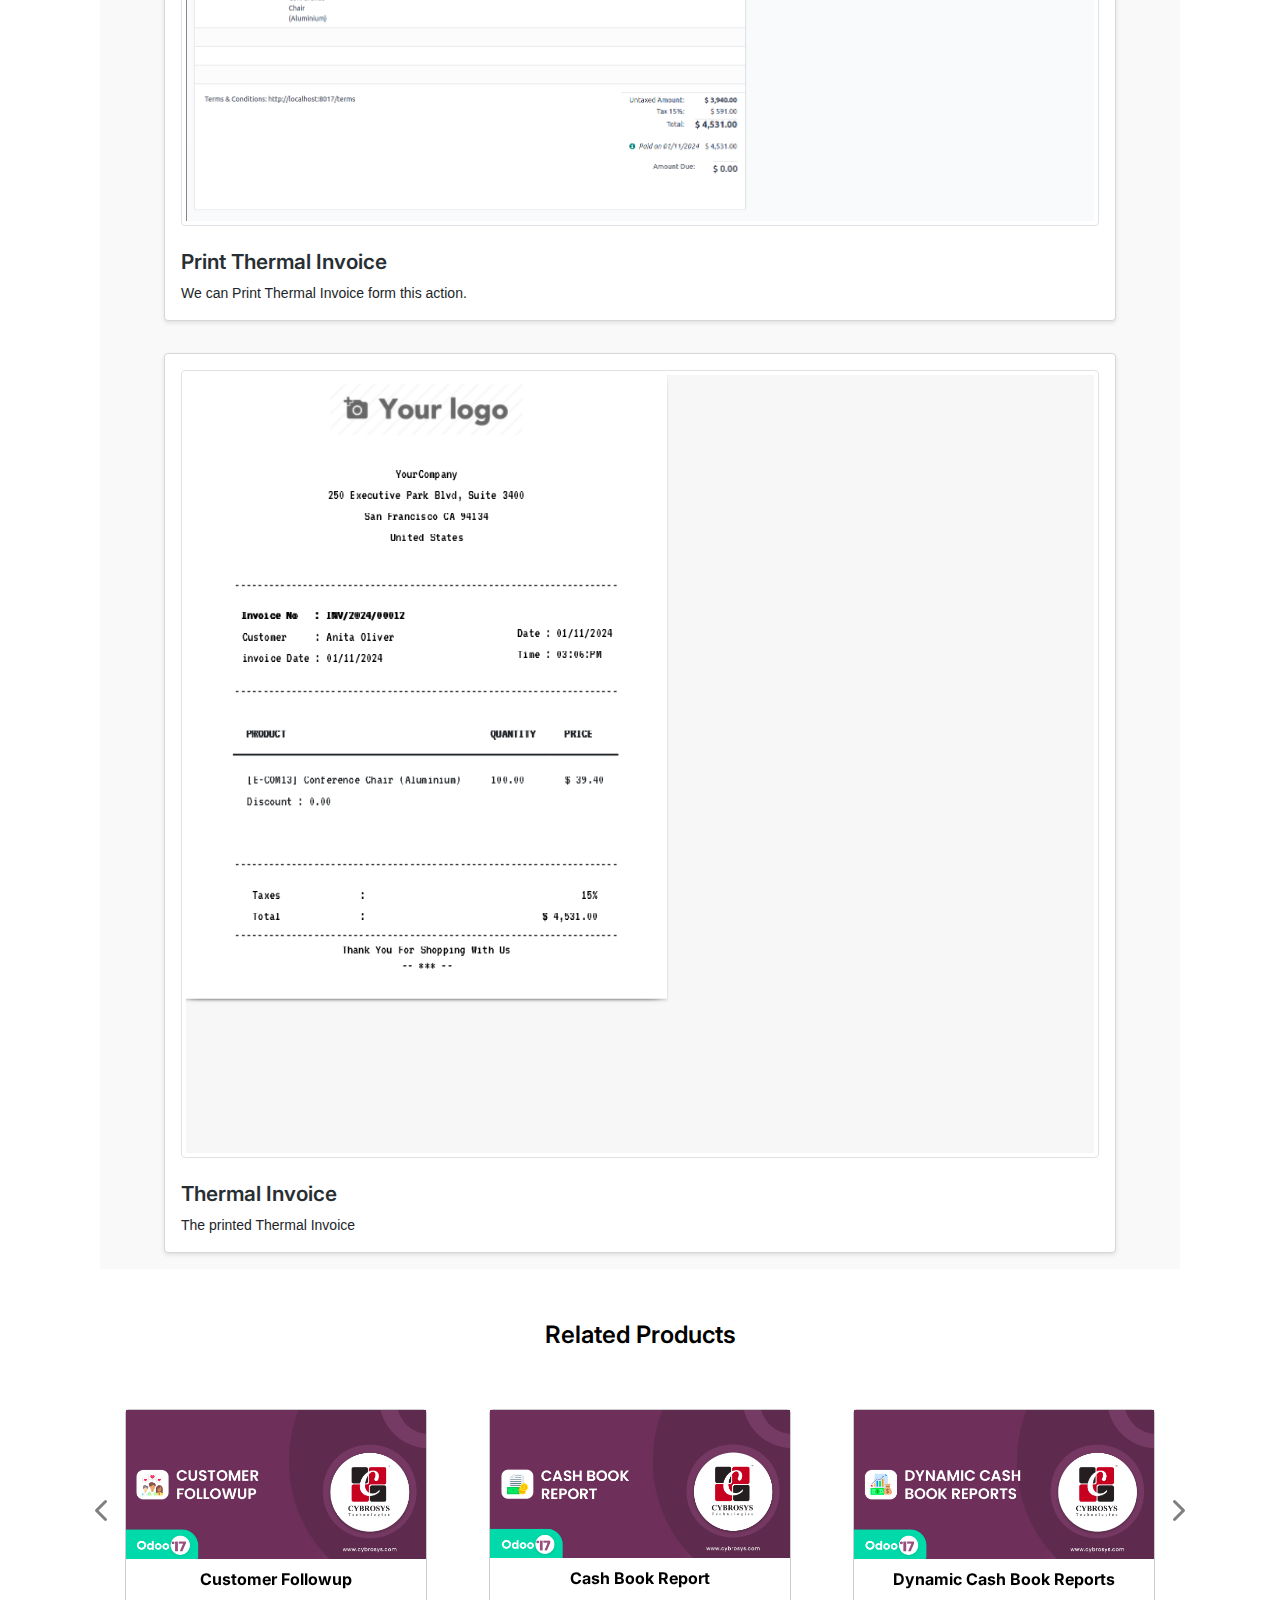
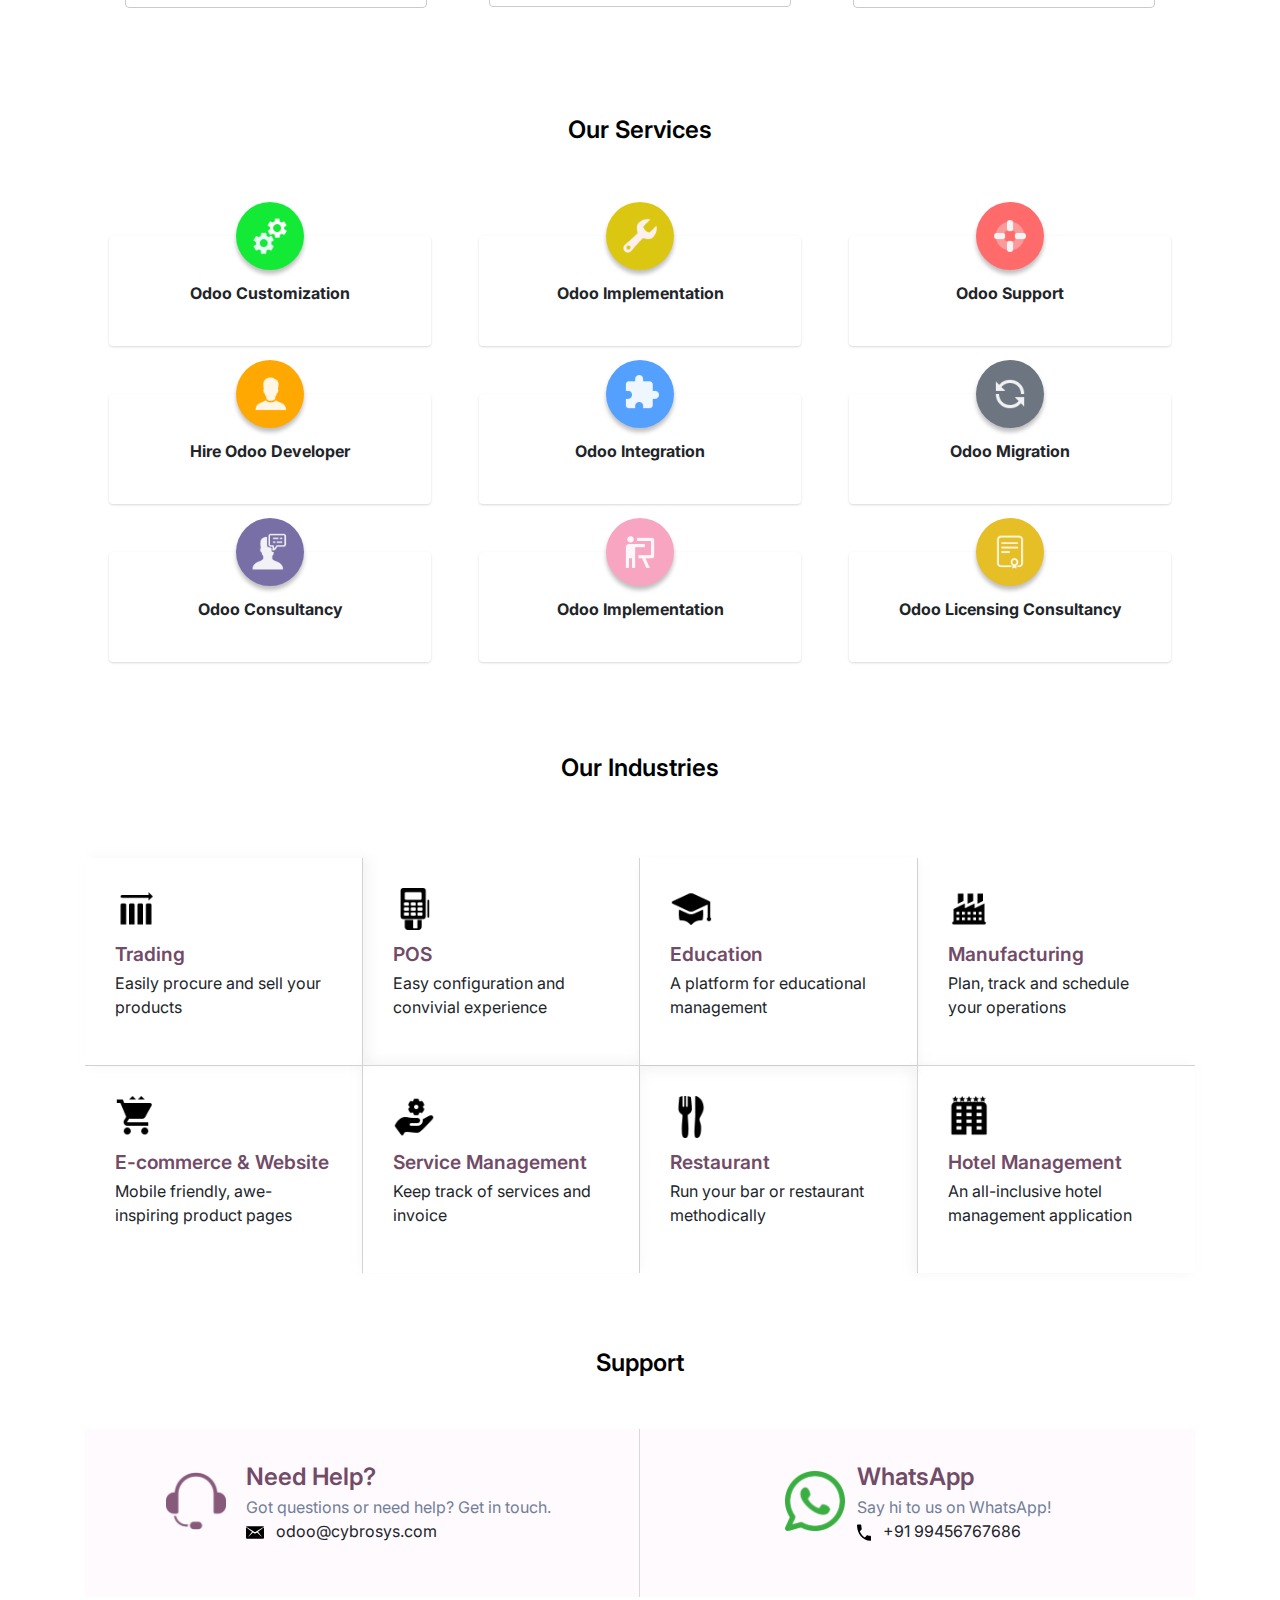
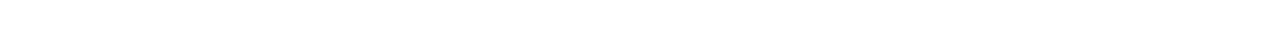
<file: thermal_invoice_report-17.0.1.0.0/thermal_invoice_report/static/description/index.html>
<!DOCTYPE html>
<html lang="en">
<head>
    <meta charset="UTF-8">
    <meta name="viewport" content="width=device-width, initial-scale=1.0">
    <title>Odoo App 3 Index</title>
    <!-- Bootstrap CSS -->
    <link rel="stylesheet"
          href="https://cdn.jsdelivr.net/npm/bootstrap@4.0.0/dist/css/bootstrap.min.css"
          integrity="sha384-Gn5384xqQ1aoWXA+058RXPxPg6fy4IWvTNh0E263XmFcJlSAwiGgFAW/dAiS6JXm"
          crossorigin="anonymous">
    <link rel="stylesheet"
          href="https://cdnjs.cloudflare.com/ajax/libs/font-awesome/6.2.1/css/all.min.css">
    <link rel="preconnect" href="https://fonts.googleapis.com">
    <link rel="preconnect" href="https://fonts.gstatic.com" crossorigin>
    <link href="https://fonts.googleapis.com/css2?family=Inter:wght@400;500;600;700;800&display=swap"
          rel="stylesheet">
</head>
<body>
<section>
    <div class="container"
         style="font-family: 'Inter', sans-serif !important;background-color: #fff !important;">
        <div class="row">
            <div class="col-sm-12 col-md-12 col-lg-12 d-flex justify-content-between flex-wrap align-items-sm-center"
                 style="border-bottom:1px solid rgba(0, 0, 0, 0.22)">
                <div class="my-3">
                    <img src="assets/misc/Cybrosys R.png"
                         style="width:auto !important; height:40px !important">
                </div>
                <div class="my-3 d-flex align-items-center">
                    <div class="text-center"
                         style="background-color:#017E84 !important;font-size: 0.8rem !important; color:#fff !important; font-weight:500 !important; padding:4px !important; margin:0 3px !important; border-radius:50px !important; min-width: 120px !important;">
                        Community
                    </div>
                    <div class="text-center"
                         style="background-color:#875A7B !important; color:#fff !important;font-size: 0.8rem !important; font-weight:500 !important; padding:4px !important; margin:0 3px !important; border-radius:50px !important;min-width: 120px !important;">
                        Enterprise
                    </div>
                    <div class="text-center"
                         style="background-color: #2175db !important; color:#fff !important;font-size: 0.8rem !important; font-weight:500 !important; padding:4px !important; margin:0 3px !important; border-radius:50px !important;min-width: 120px !important;">
                        Odoo.sh
                    </div>
                </div>
            </div>
        </div>
        <div class="row">
            <div class="col-sm-12 col-md-12 col-lg-12 text-center d-flex align-items-center flex-column"
                 style="margin: 80px 0px !important;">
                <h1 style="font-size: 2.8rem;font-weight: 700; color:
                    #1A202C;">
                    Thermal Invoice Report</h1>
                <p class="my-3 mb-4"
                   style="max-width: 80%; font-weight: 400 !important; line-height: 32px; color: #718096;">
                    A Module For Printing Thermal Invoice.
                </p>
                <div style="width: 80%; margin-top: 3rem;">
                    <img src="assets/screenshots/hero.gif"
                         class="img-responsive" width="100%" height="auto">
                </div>
            </div>
        </div>
        <div class="container mt-5 mb-5">
            <div class="col-lg-12 d-flex flex-column justify-content-center align-items-center mt-4">
                <p class="m-0"
                   style="font-weight: 600; font-size: 24px; color:#714b67 !important">
                    Key Highlights
                </p>
            </div>
            <div class="row py-4">
                <div class="col-md-6 col-sm-12 p-3">
                    <div class="d-flex   h-100" style="padding: 30px;border-radius: 12px;
                                    background: #FFF;
                                    box-shadow: 1px 2px 3px 0px rgba(0, 0, 0, 0.25); ">
                        <div style="width: 36px; height: 36px; border-radius: 50%; background: #714B67;
                                    display: flex; justify-content: center; align-items: center;
                                    margin-right: 10px; flex-shrink: 0;">
                            <i class="fa-solid fa-star  "
                               style="color: #fff;font-size:14px;"></i>
                        </div>
                        <div>
                            <p style="color: #1A202C;font-weight: 600;
                                      font-size: 1.2rem; margin-bottom: 2px;">
                               Print Thermal Invoice</p>
                        </div>
                    </div>
                </div>
                <div class="col-md-6 col-sm-12 p-3">
                    <div class="d-flex   h-100" style="padding: 30px;border-radius: 12px;
                                    background: #FFF;
                                    box-shadow: 1px 2px 3px 0px rgba(0, 0, 0, 0.25); ">
                        <div style="width: 36px; height: 36px; border-radius: 50%; background: #714B67;
                                    display: flex; justify-content: center; align-items: center;
                                    margin-right: 10px; flex-shrink: 0;">
                            <i class="fa-solid fa-star  "
                               style="color: #fff;font-size:14px;"></i>
                        </div>
                        <div>
                            <p style="color: #1A202C;font-weight: 600;
                                      font-size: 1.2rem; margin-bottom: 2px;">
                                Available in Odoo 17.0 Community and Enterprise.</p>
                        </div>
                    </div>
                </div>
            </div>
        </div>
        <div class="container rounded">
            <ul class="nav nav-tabs d-flex"
                style="width: fit-content;margin: 0 auto;gap: 1rem;">
                <li class="col text-center py-2 text-nowrap "
                    style="color: #fff; background-color: #714B67;border-radius: 6px 6px 0px 0px;">
                    <a
                            class="active show" data-toggle="tab" href="#tab1"
                            style="color: #fff;font-weight: 500; background-color: #714B67; text-decoration: none;">
                        <i class="fa-regular fa-image  pr-2"
                           style="color: #fff;"></i>
                        Screenshots</a></li>
                <li class="col text-center py-2 text-nowrap "
                    style="color: #fff; background-color: #714B67;border-radius: 6px 6px 0px 0px;">
                    <a
                            data-toggle="tab" href="#tab2"
                            style="color: #fff;font-weight: 500;  text-decoration: none;"><i
                            class="fa-solid fa-star  pr-2"
                            style="color: #fff;"></i>Features</a></li>
                <li class="col text-center py-2 text-nowrap "
                    style="color: #fff; background-color: #714B67;border-radius: 6px 6px 0px 0px;">
                    <a
                            data-toggle="tab" href="#tab3"
                            style="color: #fff;font-weight: 500; text-decoration: none; background-color: #714B67;"><i
                            class="fa-solid fa-book-open  pr-2"
                            style="color: #fff;"></i>Released Notes</a></li>
            </ul>
            <div class="tab-content"
                 style="background-color: rgba(121, 113, 119, 0.04);">
                <div id="tab1" class="tab-pane fade in active show">
                    <div class="col-lg-12 py-2"
                         style="padding: 1rem 4rem !important;">
                        <div
                                style="border: 1px solid #d8d6d6; border-radius: 4px; background: #fff; box-shadow: 0 2px 4px rgba(0, 0, 0, 0.1);">
                            <div class="row justify-content-center p-3 w-100 m-0">
                                <img src="assets/screenshots/1.png"
                                     class="img-thumbnail" width="100%"
                                     height="auto">
                            </div>
                            <div class="px-3">
                                <h4 class="mt-2"
                                    style=" font-weight:600 !important; color:#282F33 !important; font-size:1.3rem !important">
                                     Print Thermal Invoice</h4>
                                 <p style="font-weight: 400; font-family: 'Montserrat', sans-serif; font-size: 14px;">
                We can Print Thermal Invoice form this action.</p>
                            </div>
                        </div>
                    </div>
                    <div class="col-lg-12 py-2"
                         style="padding: 1rem 4rem !important;">
                        <div
                                style="border: 1px solid #d8d6d6; border-radius: 4px;  background: #fff; box-shadow: 0 2px 4px rgba(0, 0, 0, 0.1);">
                            <div class="row justify-content-center p-3 w-100 m-0">
                                <img src="assets/screenshots/2.png"
                                     class="img-thumbnail" width="100%"
                                     height="auto">
                            </div>
                            <div class="px-3">
                                <h4 class="mt-2"
                                    style=" font-weight:600 !important; color:#282F33 !important; font-size:1.3rem !important">
                                    Thermal Invoice</h4>
                                <p style="font-weight: 400; font-family: 'Montserrat', sans-serif; font-size: 14px;">
                The printed Thermal Invoice</p>
                            </div>
                        </div>
                    </div>
                </div>
                <div id="tab2" class="tab-pane fade">
                    <div class="col-mg-12" style="padding: 1rem 4rem;">
                        <ul style="list-style: none; padding: 1rem 0;font-weight: 500;">
                            <li class="py-3"
                                style="font-weight: 500;background-color: #fff; border-radius: 4px; padding: 1rem; margin-bottom: 1rem; box-shadow: 0 2px 4px rgba(0, 0, 0, 0.1);">
                                    <span style="margin-right: 12px;"><img
                                            src="assets/misc/star (1) 2.svg"
                                            alt=""
                                            width="16px"></span>Available in Odoo 17.0 Community and Enterprise.
                            </li>
                            <li class="py-3"
                                style="font-weight: 500;background-color: #fff; border-radius: 4px; padding: 1rem; margin-bottom: 1rem; box-shadow: 0 2px 4px rgba(0, 0, 0, 0.1);">
                                    <span style="margin-right: 12px;"><img
                                            src="assets/misc/star (1) 2.svg"
                                            alt=""
                                            width="16px"></span>Thermal Invoice Report
                                <ul style="list-style: none;font-weight: 400; color:#718096">
                                    <li> The Thermal Invoice Report App enables users to generate and print a
        comprehensive Thermal Invoice report with ease.
                                    </li>
                                </ul>
                            </li>
                        </ul>
                    </div>
                </div>
                <div id="tab3" class="tab-pane fade">
                    <div class="col-mg-12 active" style="padding: 1rem 4rem;">
                        <div class="py-3"
                             style="font-weight: 500;background-color: #fff; border-radius: 4px; padding: 1rem; box-shadow: 0 2px 4px rgba(0, 0, 0, 0.1);">
                            <div class="d-flex mb-3"
                                 style="font-size: 0.8rem; font-weight: 500;"><span>Version
                                        17.0.1.0.0</span><span
                                    class="px-2">|</span><span
                                    style="color: #714B67;font-weight: 600;">Released on:11th January 2024</span>
                            </div>
                            <p class="m-0"
                               style=" color:#718096!important; font-size:1rem !important;line-height: 28px;">
                                Initial Commit for Thermal Invoice Report.
                            </p>
                        </div>
                    </div>
                </div>
            </div>
        </div>
        <div class="container mt-5">
            <div class="col-lg-12 d-flex flex-column justify-content-center align-items-center mt-5">
                <p class="m-0"
                   style="font-weight: 600; font-size: 24px; color:#000 !important">
                    Related Products</p>
            </div>
        </div>
        <div id="myCarousel" class="carousel slide py-3" data-ride="carousel">
            <div class="carousel-inner">
                <div class="carousel-item active">
                    <div class="row p-4">
                        <div class="col">
                            <div class="p-3">
                                <a href="https://apps.odoo.com/apps/modules/17.0/customer_followup_community/"
                                   style="color: #000; text-decoration: none;">
                                    <div style="border:1px solid #CBCBCB !important;border-radius: 4px;">
                                        <div style="width: 300px; ">
                                            <img src="assets/modules/1.png"
                                                 alt="" width="100%"
                                                 height="auto">
                                        </div>
                                        <p class="text-center pt-2 text-black font-weight-bold">
                                            Customer Followup</p>
                                    </div>
                                </a>
                            </div>
                        </div>
                        <div class="col">
                            <div class="p-3">
                                <a href="https://apps.odoo.com/apps/modules/17.0/account_cash_book/"
                                   style="color: #000; text-decoration: none;">
                                    <div style="border:1px solid #CBCBCB !important;border-radius: 4px;">
                                        <div style="width: 300px; ">
                                            <img src="assets/modules/2.png"
                                                 alt="" width="100%"
                                                 height="auto">
                                        </div>
                                        <p class="text-center pt-2 text-black font-weight-bold">
                                           Cash Book Report</p>
                                    </div>
                                </a>
                            </div>
                        </div>
                        <div class="col">
                            <div class="p-3">
                                <a href="https://apps.odoo.com/apps/modules/17.0/cash_book_dynamic_reports/"
                                   style="color: #000; text-decoration: none;">
                                    <div style="border:1px solid #CBCBCB !important;border-radius: 4px;">
                                        <div style="width: 300px; ">
                                            <img src="assets/modules/3.png"
                                                 alt="" width="100%"
                                                 height="auto">
                                        </div>
                                        <p class="text-center pt-2 text-black font-weight-bold">
                                            Dynamic Cash Book Reports</p>
                                    </div>
                                </a>
                            </div>
                        </div>
                    </div>
                </div>
                <div class="carousel-item">
                    <div class="row p-4">
                        <div class="col">
                            <div class="p-3">
                                <a href="https://apps.odoo.com/apps/modules/17.0/account_bank_book/"
                                   style="color: #000; text-decoration: none;">
                                    <div style="border:1px solid #CBCBCB !important;border-radius: 4px;">
                                        <div style="width: 300px; ">
                                            <img src="assets/modules/4.png"
                                                 alt="" width="100%"
                                                 height="auto">
                                        </div>
                                        <p class="text-center pt-2 text-black font-weight-bold">
                                           Bank Book Report</p>
                                    </div>
                                </a>
                            </div>
                        </div>
                        <div class="col">
                            <div class="p-3">
                                <a href="https://apps.odoo.com/apps/modules/17.0/dynamic_accounts_report/"
                                   style="color: #000; text-decoration: none;">
                                    <div style="border:1px solid #CBCBCB !important;border-radius: 4px;">
                                        <div style="width: 300px;">
                                            <img src="assets/modules/5.png"
                                                 alt="" width="100%"
                                                 height="auto">
                                        </div>
                                        <p class="text-center pt-2 text-black font-weight-bold">
                                            Dynamic Accounts Reports</p>
                                    </div>
                                </a>
                            </div>
                        </div>
                        <div class="col">
                            <div class="p-3">
                                <a href="https://apps.odoo.com/apps/modules/17.0/invoice_format_editor/"
                                   style="color: #000; text-decoration: none;">
                                    <div style="border:1px solid #CBCBCB !important;border-radius: 4px;">
                                        <div style="width: 300px;">
                                            <img src="assets/modules/6.png"
                                                 alt="" width="100%"
                                                 height="auto">
                                        </div>
                                        <p class="text-center pt-2 text-black font-weight-bold">
                                            Invoice Format Editor</p>
                                    </div>
                                </a>
                            </div>
                        </div>
                    </div>
                </div>
            </div>
            <a class="carousel-control-prev" href="#myCarousel"
               data-slide="prev" style="width: 35px; color: #000;">
                    <span class="carousel-control-prev-icon">
                        <i class="fa fa-chevron-left"
                           style="font-size: 24px;"></i>
                    </span>
            </a>
            <a class="carousel-control-next" href="#myCarousel"
               data-slide="next" style="width: 35px; color: #000;">
                    <span class="carousel-control-next-icon">
                        <i class="fa fa-chevron-right"
                           style="font-size: 24px;"></i>
                    </span>
            </a>
        </div>
        <div class="container mt-5">
            <div class="col-lg-12 d-flex flex-column justify-content-center align-items-center mt-4">
                <p class="m-0"
                   style="font-weight: 600; font-size: 24px; color:#000 !important">
                    Our Services</p>
            </div>
        </div>
        <div class="container my-5">
            <div class="row py-3">
                <div class="col-md-4 col-sm-6 px-4 py-4">
                    <div
                            style="background-color: #fff; padding: 25px; text-align: center;  box-shadow: rgba(0, 0, 0, 0.1) 0px 1px 3px 0px, rgba(0, 0, 0, 0.06) 0px 1px 2px 0px; position: relative;border-radius: 4px;">
                        <div style="position: absolute; top: 0%; left: 50%; transform: translate(-50%, -50%);">
                            <div style="background-color:#13EA36 ; border-radius: 50%; padding: 15px;    width: 68px;
                                    height: 68px; display: inline-block; box-shadow:0px 4px 4px rgba(0, 0, 0, 0.25);">
                                <img src="assets/icons/cogs.png"
                                     alt="service-icon" width="38px"
                                     height="auto">
                            </div>
                        </div>
                        <p style="margin-top: 20px; font-weight: bold;">Odoo
                            Customization</p>
                    </div>
                </div>
                <div class="col-md-4 col-sm-6 px-4 py-4">
                    <div
                            style="background-color: #fff; padding: 25px; text-align: center; box-shadow: rgba(0, 0, 0, 0.1) 0px 1px 3px 0px, rgba(0, 0, 0, 0.06) 0px 1px 2px 0px; position: relative;border-radius: 4px;">
                        <div style="position: absolute; top: 0%; left: 50%; transform: translate(-50%, -50%);">
                            <div style="background-color:#DBC711; border-radius: 50%; padding: 15px;    width: 68px;
                                    height: 68px; display: inline-block; box-shadow:0px 4px 4px rgba(0, 0, 0, 0.25);">
                                <img src="assets/icons/wrench.png"
                                     alt="service-icon" width="38px"
                                     height="auto">
                            </div>
                        </div>
                        <p style="margin-top: 20px; font-weight: bold;">Odoo
                            Implementation</p>
                    </div>
                </div>
                <div class="col-md-4 col-sm-6 px-4 py-4">
                    <div
                            style="background-color: #fff; padding: 25px; text-align: center;  box-shadow: rgba(0, 0, 0, 0.1) 0px 1px 3px 0px, rgba(0, 0, 0, 0.06) 0px 1px 2px 0px; position: relative; border-radius: 4px;">
                        <div style="position: absolute; top: 0%; left: 50%; transform: translate(-50%, -50%);">
                            <div style="background-color:#FF6B6B ; border-radius: 50%; padding: 15px;    width: 68px;
                                    height: 68px; display: inline-block; box-shadow:0px 4px 4px rgba(0, 0, 0, 0.25);">
                                <img src="assets/icons/lifebuoy.png"
                                     alt="service-icon" width="38px"
                                     height="auto">
                            </div>
                        </div>
                        <p style="margin-top: 20px; font-weight: bold;">Odoo
                            Support</p>
                    </div>
                </div>
                <div class="col-md-4 col-sm-6 px-4 py-4">
                    <div
                            style="background-color: #fff; padding: 25px; text-align: center; box-shadow: rgba(0, 0, 0, 0.1) 0px 1px 3px 0px, rgba(0, 0, 0, 0.06) 0px 1px 2px 0px; position: relative; border-radius: 4px;">
                        <div style="position: absolute; top: 0%; left: 50%; transform: translate(-50%, -50%);">
                            <div style="background-color:#FFA801 ; border-radius: 50%; padding: 15px;    width: 68px;
                                    height: 68px; display: inline-block; box-shadow:0px 4px 4px rgba(0, 0, 0, 0.25);">
                                <img src="assets/icons/user.png"
                                     alt="service-icon" width="38px"
                                     height="auto">
                            </div>
                        </div>
                        <p style="margin-top: 20px; font-weight: bold;">Hire
                            Odoo Developer</p>
                    </div>
                </div>
                <div class="col-md-4 col-sm-6 px-4 py-4">
                    <div
                            style="background-color: #fff; padding: 25px; text-align: center;  box-shadow: rgba(0, 0, 0, 0.1) 0px 1px 3px 0px, rgba(0, 0, 0, 0.06) 0px 1px 2px 0px; position: relative; border-radius: 4px;">

                        <div style="position: absolute; top: 0%; left: 50%; transform: translate(-50%, -50%);">
                            <div style="background-color:#54A0FF; border-radius: 50%; padding: 15px;    width: 68px;
                                    height: 68px; display: inline-block; box-shadow:0px 4px 4px rgba(0, 0, 0, 0.25);">
                                <img src="assets/icons/puzzle.png"
                                     alt="service-icon" width="38px"
                                     height="auto">
                            </div>
                        </div>
                        <p style="margin-top: 20px; font-weight: bold;">Odoo
                            Integration</p>
                    </div>
                </div>
                <div class="col-md-4 col-sm-6 px-4 py-4">
                    <div
                            style="background-color: #fff; padding: 25px; text-align: center;  box-shadow: rgba(0, 0, 0, 0.1) 0px 1px 3px 0px, rgba(0, 0, 0, 0.06) 0px 1px 2px 0px; position: relative;border-radius: 4px;">
                        <div style="position: absolute; top: 0%; left: 50%; transform: translate(-50%, -50%);">
                            <div style="background-color:#6D7680 ; border-radius: 50%; padding: 15px;    width: 68px;
                                    height: 68px; display: inline-block; box-shadow:0px 4px 4px rgba(0, 0, 0, 0.25);">
                                <img src="assets/icons/update.png"
                                     alt="service-icon" width="38px"
                                     height="auto">
                            </div>
                        </div>
                        <p style="margin-top: 20px; font-weight: bold;">Odoo
                            Migration</p>
                    </div>
                </div>
                <div class="col-md-4 col-sm-6 px-4 py-4">
                    <div
                            style="background-color: #fff; padding: 25px; text-align: center;  box-shadow: rgba(0, 0, 0, 0.1) 0px 1px 3px 0px, rgba(0, 0, 0, 0.06) 0px 1px 2px 0px; position: relative;border-radius: 4px;">
                        <div style="position: absolute; top: 0%; left: 50%; transform: translate(-50%, -50%);">
                            <div style="background-color:#786FA6 ; border-radius: 50%; padding: 15px;    width: 68px;
                                    height: 68px; display: inline-block; box-shadow:0px 4px 4px rgba(0, 0, 0, 0.25);">
                                <img src="assets/icons/consultation.png"
                                     alt="service-icon" width="38px"
                                     height="auto">
                            </div>
                        </div>
                        <p style="margin-top: 20px; font-weight: bold;">Odoo
                            Consultancy</p>
                    </div>
                </div>
                <div class="col-md-4 col-sm-6 px-4 py-4">
                    <div
                            style="background-color: #fff; padding: 25px; text-align: center; box-shadow: rgba(0, 0, 0, 0.1) 0px 1px 3px 0px, rgba(0, 0, 0, 0.06) 0px 1px 2px 0px;position: relative;border-radius: 4px;">
                        <div style="position: absolute; top: 0%; left: 50%; transform: translate(-50%, -50%);">
                            <div style="background-color:#F8A5C2 ; border-radius: 50%; padding: 15px;    width: 68px;
                                    height: 68px; display: inline-block; box-shadow:0px 4px 4px rgba(0, 0, 0, 0.25);">
                                <img src="assets/icons/training.png"
                                     alt="service-icon" width="38px"
                                     height="auto">
                            </div>
                        </div>
                        <p style="margin-top: 20px; font-weight: bold;">Odoo
                            Implementation</p>
                    </div>
                </div>
                <div class="col-md-4 col-sm-6 px-4 py-4">
                    <div
                            style="background-color: #fff; padding: 25px; text-align: center;  box-shadow: rgba(0, 0, 0, 0.1) 0px 1px 3px 0px, rgba(0, 0, 0, 0.06) 0px 1px 2px 0px; position: relative;border-radius: 4px;">
                        <div style="position: absolute; top: 0%; left: 50%; transform: translate(-50%, -50%);">
                            <div style="background-color:#E6BE26; border-radius: 50%; padding: 15px;    width: 68px;
                                    height: 68px; display: inline-block; box-shadow:0px 4px 4px rgba(0, 0, 0, 0.25);">
                                <img src="assets/icons/license.png"
                                     alt="service-icon" width="38px"
                                     height="auto">
                            </div>
                        </div>
                        <p style="margin-top: 20px; font-weight: bold;">Odoo
                            Licensing Consultancy</p>
                    </div>
                </div>
            </div>
        </div>
        <div class="container mt-5">
            <div class="col-lg-12 d-flex flex-column justify-content-center align-items-center mt-4">
                <p class="m-0"
                   style="font-weight: 600; font-size: 24px; color:#000 !important">
                    Our Industries</p>
            </div>
        </div>
        <div class="container">
            <div class="row my-5 py-4">
                <div class="col-md-3 col-sm-6 p-0">
                    <div class="d-flex flex-column h-100 "
                         style="border-right: 1px solid rgb(209, 209, 209); border-bottom: 1px solid  rgb(209, 209, 209); padding: 30px; box-shadow: 6px 0 10px rgba(228, 227, 227, 0.373);">
                        <img src="assets/icons/trading-black.png" width="42px"
                             height="auto" alt="">
                        <p style="color: #714B67;font-weight: 600; margin-top: 10px;
                           font-size: 1.2rem; margin-bottom: 2px;">Trading</p>
                        <p>Easily procure and sell your products</p>
                    </div>
                </div>
                <div class="col-md-3 col-sm-6  p-0">
                    <div class="d-flex flex-column h-100"
                         style="border-right: 1px solid rgb(209, 209, 209);border-bottom: 1px solid  rgb(209, 209, 209); padding: 30px;">
                        <img src="assets/icons/pos-black.png" width="42px"
                             height="auto" alt="">
                        <p style="color: #714B67;font-weight: 600; margin-top: 10px;
                            font-size: 1.2rem; margin-bottom: 2px;">POS</p>
                        <p>Easy configuration and convivial experience</p>
                    </div>
                </div>
                <div class="col-md-3 col-sm-6  p-0">
                    <div class="d-flex flex-column h-100"
                         style="border-right: 1px solid  rgb(209, 209, 209);border-bottom: 1px solid   rgba(0, 0, 0, 0.2); padding: 30px; box-shadow: 0 5px 10px  rgba(228, 227, 227, 0.373)">
                        <img src="assets/icons/education-black.png" width="42px"
                             height="auto" alt="">
                        <p style="color: #714B67;font-weight: 600; margin-top: 10px;
                            font-size: 1.2rem; margin-bottom: 2px;">
                            Education</p>
                        <p>A platform for educational management</p>
                    </div>
                </div>
                <div class="col-md-3 col-sm-6  p-0">
                    <div class="d-flex flex-column h-100"
                         style="border-bottom: 1px solid  rgb(209, 209, 209); padding: 30px; ">
                        <img src="assets/icons/manufacturing-black.png"
                             width="42px" height="auto" alt="">
                        <p style="color: #714B67;font-weight: 600; margin-top: 10px;
                            font-size: 1.2rem; margin-bottom: 2px;">
                            Manufacturing</p>
                        <p>Plan, track and schedule your operations</p>
                    </div>
                </div>
                <div class="col-md-3 col-sm-6 p-0">
                    <div class="d-flex flex-column h-100"
                         style="border-right: 1px solid  rgb(209, 209, 209); padding: 30px;">
                        <img src="assets/icons/ecom-black.png" width="42px"
                             height="auto" alt="">
                        <p style="color: #714B67;font-weight: 600; margin-top: 10px;
                            font-size: 1.2rem; margin-bottom: 2px;">E-commerce &
                            Website</p>
                        <p>Mobile friendly, awe-inspiring product pages</p>
                    </div>
                </div>
                <div class="col-md-3 col-sm-6   p-0">
                    <div class="d-flex flex-column h-100"
                         style="border-right: 1px solid  rgb(209, 209, 209); padding: 30px;box-shadow: 0 -5px 10px  rgba(228, 227, 227, 0.373);">
                        <img src="assets/icons/service-black.png" width="42px"
                             height="auto" alt="">
                        <p style="color: #714B67;font-weight: 600; margin-top: 10px;
                            font-size: 1.2rem; margin-bottom: 2px;">Service
                            Management</p>
                        <p>Keep track of services and invoice</p>
                    </div>
                </div>
                <div class="col-md-3 col-sm-6    p-0">
                    <div class="d-flex flex-column h-100"
                         style="border-right: 1px solid  rgb(209, 209, 209); padding: 30px; ">
                        <img src="assets/icons/restaurant-black.png"
                             width="42px" height="auto" alt="">
                        <p style="color: #714B67;font-weight: 600; margin-top: 10px;
                            font-size: 1.2rem; margin-bottom: 2px;">
                            Restaurant</p>
                        <p>Run your bar or restaurant methodically</p>
                    </div>
                </div>
                <div class="col-md-3 col-sm-6   p-0">
                    <div class="d-flex flex-column h-100"
                         style=" padding: 30px;box-shadow: -5px 0 10px  rgba(228, 227, 227, 0.373);">
                        <img src="assets/icons/hotel-black.png" width="42px"
                             height="auto" alt="">
                        <p style="color: #714B67;font-weight: 600; margin-top: 10px;
                            font-size: 1.2rem; margin-bottom: 2px;">Hotel
                            Management</p>
                        <p>An all-inclusive hotel management application</p>
                    </div>
                </div>
            </div>
        </div>
        <div class="container mt-5">
            <div class="col-lg-12 d-flex flex-column justify-content-center align-items-center mt-5">
                <p class="m-0"
                   style="font-weight: 600; font-size: 24px; color:#000 !important">
                    Support</p>
            </div>
        </div>
        <div class="container my-5">
            <div class="row" style="background-color: #FFFAFE;">
                <div class="col-md-6 pb-4  d-flex align-items-center justify-content-center"
                     style="border-right: 1px solid #D9D9D9;">
                    <div style="padding: 30px;">
                        <div class="d-flex align-items-center">
                            <img src="assets/misc/support (1) 1.svg" alt=""
                                 width="60px" style="margin-right: 12px;">
                            <div style="padding: 0px 8px;">
                                    <span
                                            style="color: #714B67;font-size: 24px;font-weight: 600;padding-bottom: 1rem;">Need
                                        Help?</span>
                                <p class="m-0" style="color:#718096;">Got
                                    questions or need help? Get in touch.</p>
                                <div style="font-weight: 400;"><span><img
                                        src="assets/misc/support-email.svg"
                                        alt=""
                                        width="18px"
                                        style="filter: invert(1);margin-right: 0.8rem;"></span>odoo@cybrosys.com
                                </div>
                            </div>
                        </div>
                    </div>
                </div>
                <div class="col-md-6 pb-4 d-flex align-items-center justify-content-center">
                    <div style="padding: 30px;">
                        <div class="d-flex align-items-center">
                            <img src="assets/misc/whatsapp 1.svg" alt=""
                                 width="60px" style="margin-right: 12px;">
                            <div>
                                <span style="color: #714B67;font-size: 24px;font-weight: 600;">WhatsApp</span>
                                <p class="m-0" style="color:#718096;">Say hi to
                                    us on WhatsApp!</p>
                                <div style="font-weight: 400; font-size: 16px;"><span><img
                                        src="assets/misc/phone.svg"
                                        alt="" width="14px"
                                        style="filter: invert(1); margin-right: 0.8rem;"></span>+91
                                    99456767686
                                </div>
                            </div>
                        </div>
                    </div>
                </div>
            </div>
        </div>
    </div>
</section>
<!-- Optional JavaScript -->
<!-- jQuery first, then Popper.js, then Bootstrap JS -->
<script src="https://ajax.googleapis.com/ajax/libs/jquery/3.5.1/jquery.min.js"></script>
<script src="https://maxcdn.bootstrapcdn.com/bootstrap/4.5.2/js/bootstrap.min.js"></script>
</body>
</html>
</file>
